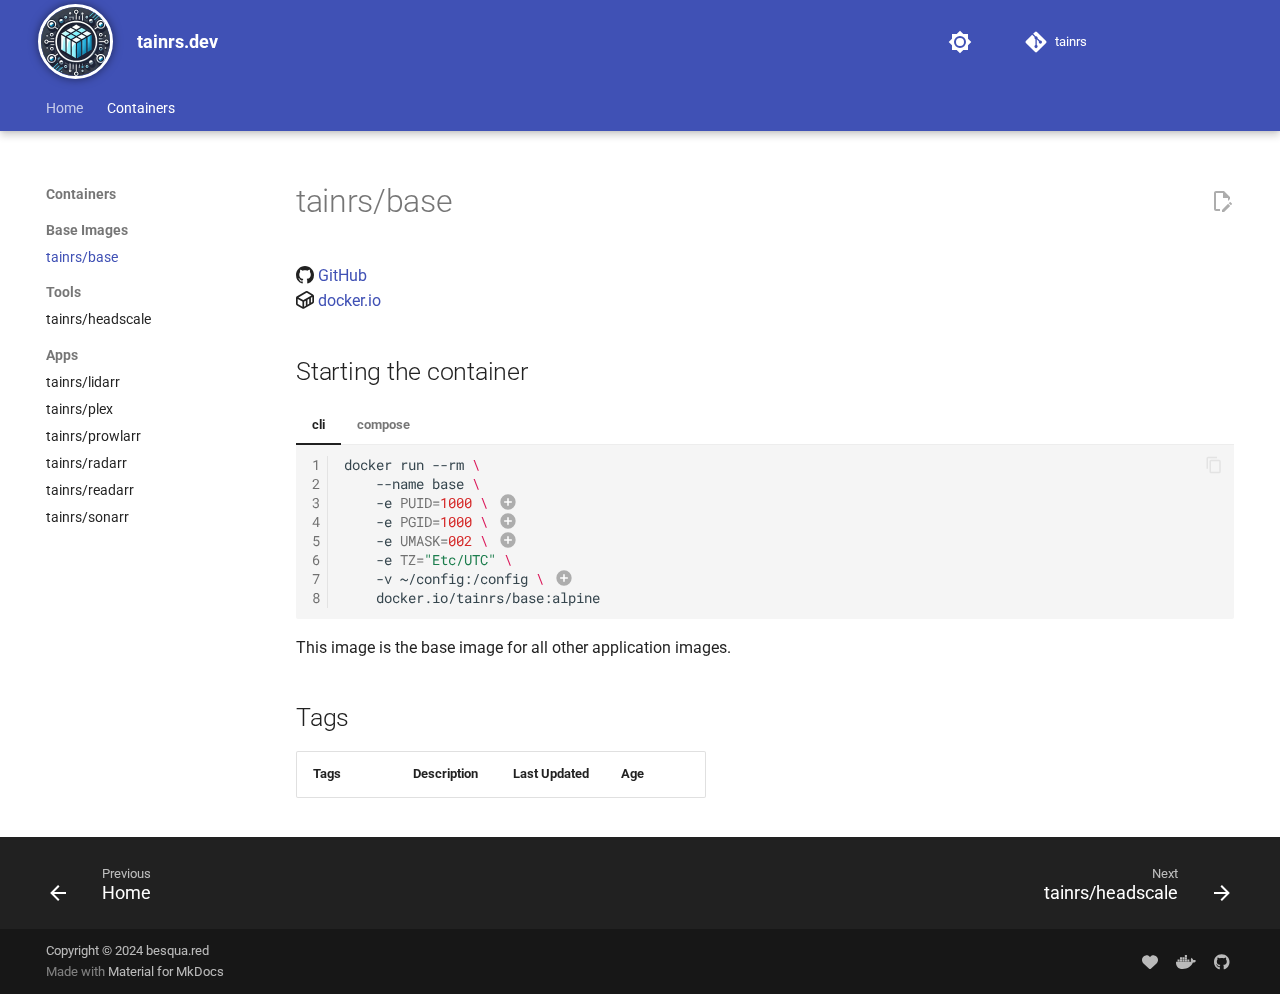
<file: tainrs/base/index.html>
<!doctype html>
<html lang="en" class="no-js">
  <head>
    
      <meta charset="utf-8">
      <meta name="viewport" content="width=device-width,initial-scale=1">
      
        <meta name="description" content="Documentation for all Docker images maintained by tainrs.">
      
      
        <meta name="author" content="B. van Wetten">
      
      
        <link rel="canonical" href="https://tainrs.dev/tainrs/base/">
      
      
        <link rel="prev" href="../..">
      
      
        <link rel="next" href="../headscale/">
      
      
      <link rel="icon" href="../../assets/images/favicon.png">
      <meta name="generator" content="mkdocs-1.6.0, mkdocs-material-9.5.27">
    
    
      
        <title>tainrs/base - tainrs.dev</title>
      
    
    
      <link rel="stylesheet" href="../../assets/stylesheets/main.6543a935.min.css">
      
        
        <link rel="stylesheet" href="../../assets/stylesheets/palette.06af60db.min.css">
      
      


    
    
      
    
    
      
        
        
        <link rel="preconnect" href="https://fonts.gstatic.com" crossorigin>
        <link rel="stylesheet" href="https://fonts.googleapis.com/css?family=Roboto:300,300i,400,400i,700,700i%7CRoboto+Mono:400,400i,700,700i&display=fallback">
        <style>:root{--md-text-font:"Roboto";--md-code-font:"Roboto Mono"}</style>
      
    
    
      <link rel="stylesheet" href="../../stylesheets/extra.css">
    
    <script>__md_scope=new URL("../..",location),__md_hash=e=>[...e].reduce((e,_)=>(e<<5)-e+_.charCodeAt(0),0),__md_get=(e,_=localStorage,t=__md_scope)=>JSON.parse(_.getItem(t.pathname+"."+e)),__md_set=(e,_,t=localStorage,a=__md_scope)=>{try{t.setItem(a.pathname+"."+e,JSON.stringify(_))}catch(e){}}</script>
    
      

    
    
    
  </head>
  
  
    
    
      
    
    
    
    
    <body dir="ltr" data-md-color-scheme="default" data-md-color-primary="indigo" data-md-color-accent="indigo">
  
    
    <input class="md-toggle" data-md-toggle="drawer" type="checkbox" id="__drawer" autocomplete="off">
    <input class="md-toggle" data-md-toggle="search" type="checkbox" id="__search" autocomplete="off">
    <label class="md-overlay" for="__drawer"></label>
    <div data-md-component="skip">
      
        
        <a href="#starting-the-container" class="md-skip">
          Skip to content
        </a>
      
    </div>
    <div data-md-component="announce">
      
    </div>
    
    
      

  

<header class="md-header md-header--shadow md-header--lifted" data-md-component="header">
  <nav class="md-header__inner md-grid" aria-label="Header">
    <a href="../.." title="tainrs.dev" class="md-header__button md-logo" aria-label="tainrs.dev" data-md-component="logo">
      
  <img src="../../img/tainrs-logo.png" alt="logo">

    </a>
    <label class="md-header__button md-icon" for="__drawer">
      
      <svg xmlns="http://www.w3.org/2000/svg" viewBox="0 0 24 24"><path d="M3 6h18v2H3V6m0 5h18v2H3v-2m0 5h18v2H3v-2Z"/></svg>
    </label>
    <div class="md-header__title" data-md-component="header-title">
      <div class="md-header__ellipsis">
        <div class="md-header__topic">
          <span class="md-ellipsis">
            tainrs.dev
          </span>
        </div>
        <div class="md-header__topic" data-md-component="header-topic">
          <span class="md-ellipsis">
            
              tainrs/base
            
          </span>
        </div>
      </div>
    </div>
    
      
        <form class="md-header__option" data-md-component="palette">
  
    
    
    
    <input class="md-option" data-md-color-media="" data-md-color-scheme="default" data-md-color-primary="indigo" data-md-color-accent="indigo"  aria-label="Switch to dark mode"  type="radio" name="__palette" id="__palette_0">
    
      <label class="md-header__button md-icon" title="Switch to dark mode" for="__palette_1" hidden>
        <svg xmlns="http://www.w3.org/2000/svg" viewBox="0 0 24 24"><path d="M12 8a4 4 0 0 0-4 4 4 4 0 0 0 4 4 4 4 0 0 0 4-4 4 4 0 0 0-4-4m0 10a6 6 0 0 1-6-6 6 6 0 0 1 6-6 6 6 0 0 1 6 6 6 6 0 0 1-6 6m8-9.31V4h-4.69L12 .69 8.69 4H4v4.69L.69 12 4 15.31V20h4.69L12 23.31 15.31 20H20v-4.69L23.31 12 20 8.69Z"/></svg>
      </label>
    
  
    
    
    
    <input class="md-option" data-md-color-media="" data-md-color-scheme="slate" data-md-color-primary="indigo" data-md-color-accent="indigo"  aria-label="Switch to light mode"  type="radio" name="__palette" id="__palette_1">
    
      <label class="md-header__button md-icon" title="Switch to light mode" for="__palette_0" hidden>
        <svg xmlns="http://www.w3.org/2000/svg" viewBox="0 0 24 24"><path d="M12 18c-.89 0-1.74-.2-2.5-.55C11.56 16.5 13 14.42 13 12c0-2.42-1.44-4.5-3.5-5.45C10.26 6.2 11.11 6 12 6a6 6 0 0 1 6 6 6 6 0 0 1-6 6m8-9.31V4h-4.69L12 .69 8.69 4H4v4.69L.69 12 4 15.31V20h4.69L12 23.31 15.31 20H20v-4.69L23.31 12 20 8.69Z"/></svg>
      </label>
    
  
</form>
      
    
    
      <script>var media,input,key,value,palette=__md_get("__palette");if(palette&&palette.color){"(prefers-color-scheme)"===palette.color.media&&(media=matchMedia("(prefers-color-scheme: light)"),input=document.querySelector(media.matches?"[data-md-color-media='(prefers-color-scheme: light)']":"[data-md-color-media='(prefers-color-scheme: dark)']"),palette.color.media=input.getAttribute("data-md-color-media"),palette.color.scheme=input.getAttribute("data-md-color-scheme"),palette.color.primary=input.getAttribute("data-md-color-primary"),palette.color.accent=input.getAttribute("data-md-color-accent"));for([key,value]of Object.entries(palette.color))document.body.setAttribute("data-md-color-"+key,value)}</script>
    
    
    
    
      <div class="md-header__source">
        <a href="https://github.com/tainrs/site" title="Go to repository" class="md-source" data-md-component="source">
  <div class="md-source__icon md-icon">
    
    <svg xmlns="http://www.w3.org/2000/svg" viewBox="0 0 448 512"><!--! Font Awesome Free 6.5.2 by @fontawesome - https://fontawesome.com License - https://fontawesome.com/license/free (Icons: CC BY 4.0, Fonts: SIL OFL 1.1, Code: MIT License) Copyright 2024 Fonticons, Inc.--><path d="M439.55 236.05 244 40.45a28.87 28.87 0 0 0-40.81 0l-40.66 40.63 51.52 51.52c27.06-9.14 52.68 16.77 43.39 43.68l49.66 49.66c34.23-11.8 61.18 31 35.47 56.69-26.49 26.49-70.21-2.87-56-37.34L240.22 199v121.85c25.3 12.54 22.26 41.85 9.08 55a34.34 34.34 0 0 1-48.55 0c-17.57-17.6-11.07-46.91 11.25-56v-123c-20.8-8.51-24.6-30.74-18.64-45L142.57 101 8.45 235.14a28.86 28.86 0 0 0 0 40.81l195.61 195.6a28.86 28.86 0 0 0 40.8 0l194.69-194.69a28.86 28.86 0 0 0 0-40.81z"/></svg>
  </div>
  <div class="md-source__repository">
    tainrs
  </div>
</a>
      </div>
    
  </nav>
  
    
      
<nav class="md-tabs" aria-label="Tabs" data-md-component="tabs">
  <div class="md-grid">
    <ul class="md-tabs__list">
      
        
  
  
  
    <li class="md-tabs__item">
      <a href="../.." class="md-tabs__link">
        
  
    
  
  Home

      </a>
    </li>
  

      
        
  
  
    
  
  
    
    
      
  
  
    
  
  
    
    
      <li class="md-tabs__item md-tabs__item--active">
        <a href="./" class="md-tabs__link">
          
  
  Containers

        </a>
      </li>
    
  

    
  

      
    </ul>
  </div>
</nav>
    
  
</header>
    
    <div class="md-container" data-md-component="container">
      
      
        
      
      <main class="md-main" data-md-component="main">
        <div class="md-main__inner md-grid">
          
            
              
                
              
              <div class="md-sidebar md-sidebar--primary" data-md-component="sidebar" data-md-type="navigation" >
                <div class="md-sidebar__scrollwrap">
                  <div class="md-sidebar__inner">
                    


  


<nav class="md-nav md-nav--primary md-nav--lifted" aria-label="Navigation" data-md-level="0">
  <label class="md-nav__title" for="__drawer">
    <a href="../.." title="tainrs.dev" class="md-nav__button md-logo" aria-label="tainrs.dev" data-md-component="logo">
      
  <img src="../../img/tainrs-logo.png" alt="logo">

    </a>
    tainrs.dev
  </label>
  
    <div class="md-nav__source">
      <a href="https://github.com/tainrs/site" title="Go to repository" class="md-source" data-md-component="source">
  <div class="md-source__icon md-icon">
    
    <svg xmlns="http://www.w3.org/2000/svg" viewBox="0 0 448 512"><!--! Font Awesome Free 6.5.2 by @fontawesome - https://fontawesome.com License - https://fontawesome.com/license/free (Icons: CC BY 4.0, Fonts: SIL OFL 1.1, Code: MIT License) Copyright 2024 Fonticons, Inc.--><path d="M439.55 236.05 244 40.45a28.87 28.87 0 0 0-40.81 0l-40.66 40.63 51.52 51.52c27.06-9.14 52.68 16.77 43.39 43.68l49.66 49.66c34.23-11.8 61.18 31 35.47 56.69-26.49 26.49-70.21-2.87-56-37.34L240.22 199v121.85c25.3 12.54 22.26 41.85 9.08 55a34.34 34.34 0 0 1-48.55 0c-17.57-17.6-11.07-46.91 11.25-56v-123c-20.8-8.51-24.6-30.74-18.64-45L142.57 101 8.45 235.14a28.86 28.86 0 0 0 0 40.81l195.61 195.6a28.86 28.86 0 0 0 40.8 0l194.69-194.69a28.86 28.86 0 0 0 0-40.81z"/></svg>
  </div>
  <div class="md-source__repository">
    tainrs
  </div>
</a>
    </div>
  
  <ul class="md-nav__list" data-md-scrollfix>
    
      
      
  
  
  
  
    <li class="md-nav__item">
      <a href="../.." class="md-nav__link">
        
  
  <span class="md-ellipsis">
    Home
  </span>
  

      </a>
    </li>
  

    
      
      
  
  
    
  
  
  
    
    
    
      
        
        
      
      
        
      
    
    
    <li class="md-nav__item md-nav__item--active md-nav__item--section md-nav__item--nested">
      
        
        
        <input class="md-nav__toggle md-toggle " type="checkbox" id="__nav_2" checked>
        
          
          <label class="md-nav__link" for="__nav_2" id="__nav_2_label" tabindex="">
            
  
  <span class="md-ellipsis">
    Containers
  </span>
  

            <span class="md-nav__icon md-icon"></span>
          </label>
        
        <nav class="md-nav" data-md-level="1" aria-labelledby="__nav_2_label" aria-expanded="true">
          <label class="md-nav__title" for="__nav_2">
            <span class="md-nav__icon md-icon"></span>
            Containers
          </label>
          <ul class="md-nav__list" data-md-scrollfix>
            
              
                
  
  
    
  
  
  
    
    
    
      
      
        
          
          
        
      
    
    
    <li class="md-nav__item md-nav__item--active md-nav__item--section md-nav__item--nested">
      
        
        
        <input class="md-nav__toggle md-toggle " type="checkbox" id="__nav_2_1" checked>
        
          
          <label class="md-nav__link" for="__nav_2_1" id="__nav_2_1_label" tabindex="">
            
  
  <span class="md-ellipsis">
    Base Images
  </span>
  

            <span class="md-nav__icon md-icon"></span>
          </label>
        
        <nav class="md-nav" data-md-level="2" aria-labelledby="__nav_2_1_label" aria-expanded="true">
          <label class="md-nav__title" for="__nav_2_1">
            <span class="md-nav__icon md-icon"></span>
            Base Images
          </label>
          <ul class="md-nav__list" data-md-scrollfix>
            
              
                
  
  
    
  
  
  
    <li class="md-nav__item md-nav__item--active">
      
      <input class="md-nav__toggle md-toggle" type="checkbox" id="__toc">
      
      
      
        <label class="md-nav__link md-nav__link--active" for="__toc">
          
  
  <span class="md-ellipsis">
    tainrs/base
  </span>
  

          <span class="md-nav__icon md-icon"></span>
        </label>
      
      <a href="./" class="md-nav__link md-nav__link--active">
        
  
  <span class="md-ellipsis">
    tainrs/base
  </span>
  

      </a>
      
        

<nav class="md-nav md-nav--secondary" aria-label="Table of contents">
  
  
  
  
    <label class="md-nav__title" for="__toc">
      <span class="md-nav__icon md-icon"></span>
      Table of contents
    </label>
    <ul class="md-nav__list" data-md-component="toc" data-md-scrollfix>
      
        <li class="md-nav__item">
  <a href="#starting-the-container" class="md-nav__link">
    <span class="md-ellipsis">
      Starting the container
    </span>
  </a>
  
</li>
      
        <li class="md-nav__item">
  <a href="#tags" class="md-nav__link">
    <span class="md-ellipsis">
      Tags
    </span>
  </a>
  
</li>
      
    </ul>
  
</nav>
      
    </li>
  

              
            
          </ul>
        </nav>
      
    </li>
  

              
            
              
                
  
  
  
  
    
    
    
      
      
        
          
          
        
      
    
    
    <li class="md-nav__item md-nav__item--section md-nav__item--nested">
      
        
        
        <input class="md-nav__toggle md-toggle " type="checkbox" id="__nav_2_2" >
        
          
          <label class="md-nav__link" for="__nav_2_2" id="__nav_2_2_label" tabindex="">
            
  
  <span class="md-ellipsis">
    Tools
  </span>
  

            <span class="md-nav__icon md-icon"></span>
          </label>
        
        <nav class="md-nav" data-md-level="2" aria-labelledby="__nav_2_2_label" aria-expanded="false">
          <label class="md-nav__title" for="__nav_2_2">
            <span class="md-nav__icon md-icon"></span>
            Tools
          </label>
          <ul class="md-nav__list" data-md-scrollfix>
            
              
                
  
  
  
  
    <li class="md-nav__item">
      <a href="../headscale/" class="md-nav__link">
        
  
  <span class="md-ellipsis">
    tainrs/headscale
  </span>
  

      </a>
    </li>
  

              
            
          </ul>
        </nav>
      
    </li>
  

              
            
              
                
  
  
  
  
    
    
    
      
      
        
          
          
        
      
    
    
    <li class="md-nav__item md-nav__item--section md-nav__item--nested">
      
        
        
        <input class="md-nav__toggle md-toggle " type="checkbox" id="__nav_2_3" >
        
          
          <label class="md-nav__link" for="__nav_2_3" id="__nav_2_3_label" tabindex="">
            
  
  <span class="md-ellipsis">
    Apps
  </span>
  

            <span class="md-nav__icon md-icon"></span>
          </label>
        
        <nav class="md-nav" data-md-level="2" aria-labelledby="__nav_2_3_label" aria-expanded="false">
          <label class="md-nav__title" for="__nav_2_3">
            <span class="md-nav__icon md-icon"></span>
            Apps
          </label>
          <ul class="md-nav__list" data-md-scrollfix>
            
              
                
  
  
  
  
    <li class="md-nav__item">
      <a href="../lidarr/" class="md-nav__link">
        
  
  <span class="md-ellipsis">
    tainrs/lidarr
  </span>
  

      </a>
    </li>
  

              
            
              
                
  
  
  
  
    <li class="md-nav__item">
      <a href="../plex/" class="md-nav__link">
        
  
  <span class="md-ellipsis">
    tainrs/plex
  </span>
  

      </a>
    </li>
  

              
            
              
                
  
  
  
  
    <li class="md-nav__item">
      <a href="../prowlarr/" class="md-nav__link">
        
  
  <span class="md-ellipsis">
    tainrs/prowlarr
  </span>
  

      </a>
    </li>
  

              
            
              
                
  
  
  
  
    <li class="md-nav__item">
      <a href="../radarr/" class="md-nav__link">
        
  
  <span class="md-ellipsis">
    tainrs/radarr
  </span>
  

      </a>
    </li>
  

              
            
              
                
  
  
  
  
    <li class="md-nav__item">
      <a href="../readarr/" class="md-nav__link">
        
  
  <span class="md-ellipsis">
    tainrs/readarr
  </span>
  

      </a>
    </li>
  

              
            
              
                
  
  
  
  
    <li class="md-nav__item">
      <a href="../sonarr/" class="md-nav__link">
        
  
  <span class="md-ellipsis">
    tainrs/sonarr
  </span>
  

      </a>
    </li>
  

              
            
          </ul>
        </nav>
      
    </li>
  

              
            
          </ul>
        </nav>
      
    </li>
  

    
  </ul>
</nav>
                  </div>
                </div>
              </div>
            
            
              
                
              
              <div class="md-sidebar md-sidebar--secondary" data-md-component="sidebar" data-md-type="toc" hidden>
                <div class="md-sidebar__scrollwrap">
                  <div class="md-sidebar__inner">
                    

<nav class="md-nav md-nav--secondary" aria-label="Table of contents">
  
  
  
  
    <label class="md-nav__title" for="__toc">
      <span class="md-nav__icon md-icon"></span>
      Table of contents
    </label>
    <ul class="md-nav__list" data-md-component="toc" data-md-scrollfix>
      
        <li class="md-nav__item">
  <a href="#starting-the-container" class="md-nav__link">
    <span class="md-ellipsis">
      Starting the container
    </span>
  </a>
  
</li>
      
        <li class="md-nav__item">
  <a href="#tags" class="md-nav__link">
    <span class="md-ellipsis">
      Tags
    </span>
  </a>
  
</li>
      
    </ul>
  
</nav>
                  </div>
                </div>
              </div>
            
          
          
            <div class="md-content" data-md-component="content">
              <article class="md-content__inner md-typeset">
                
                  

  
    <a href="https://github.com/tainrs/site/edit/main/docs/tainrs/base.md" title="Edit this page" class="md-content__button md-icon">
      
      <svg xmlns="http://www.w3.org/2000/svg" viewBox="0 0 24 24"><path d="M10 20H6V4h7v5h5v3.1l2-2V8l-6-6H6c-1.1 0-2 .9-2 2v16c0 1.1.9 2 2 2h4v-2m10.2-7c.1 0 .3.1.4.2l1.3 1.3c.2.2.2.6 0 .8l-1 1-2.1-2.1 1-1c.1-.1.2-.2.4-.2m0 3.9L14.1 23H12v-2.1l6.1-6.1 2.1 2.1Z"/></svg>
    </a>
  
  


  <h1>tainrs/base</h1>

<p><span class="twemoji"><svg xmlns="http://www.w3.org/2000/svg" viewBox="0 0 16 16"><path d="M8 0c4.42 0 8 3.58 8 8a8.013 8.013 0 0 1-5.45 7.59c-.4.08-.55-.17-.55-.38 0-.27.01-1.13.01-2.2 0-.75-.25-1.23-.54-1.48 1.78-.2 3.65-.88 3.65-3.95 0-.88-.31-1.59-.82-2.15.08-.2.36-1.02-.08-2.12 0 0-.67-.22-2.2.82-.64-.18-1.32-.27-2-.27-.68 0-1.36.09-2 .27-1.53-1.03-2.2-.82-2.2-.82-.44 1.1-.16 1.92-.08 2.12-.51.56-.82 1.28-.82 2.15 0 3.06 1.86 3.75 3.64 3.95-.23.2-.44.55-.51 1.07-.46.21-1.61.55-2.33-.66-.15-.24-.6-.83-1.23-.82-.67.01-.27.38.01.53.34.19.73.9.82 1.13.16.45.68 1.31 2.69.94 0 .67.01 1.3.01 1.49 0 .21-.15.45-.55.38A7.995 7.995 0 0 1 0 8c0-4.42 3.58-8 8-8Z"/></svg></span> <a id=github-link href="" class="header-icons" target="_blank" rel="noopener">GitHub</a><br>
<span class="twemoji"><svg xmlns="http://www.w3.org/2000/svg" viewBox="0 0 16 16"><path d="m10.41.24 4.711 2.774c.544.316.878.897.879 1.526v5.01a1.77 1.77 0 0 1-.88 1.53l-7.753 4.521-.002.001a1.769 1.769 0 0 1-1.774 0H5.59L.873 12.85A1.761 1.761 0 0 1 0 11.327V6.292c0-.304.078-.598.22-.855l.004-.005.01-.019c.15-.262.369-.486.64-.643L8.641.239a1.752 1.752 0 0 1 1.765 0l.002.001ZM9.397 1.534l-7.17 4.182 4.116 2.388a.27.27 0 0 0 .269 0l7.152-4.148-4.115-2.422a.252.252 0 0 0-.252 0Zm-7.768 10.02 4.1 2.393V9.474a1.807 1.807 0 0 1-.138-.072L1.5 7.029v4.298c0 .095.05.181.129.227Zm8.6.642 1.521-.887v-4.45l-1.521.882ZM7.365 9.402h.001c-.044.026-.09.049-.136.071v4.472l1.5-.875V8.61Zm5.885 1.032 1.115-.65h.002a.267.267 0 0 0 .133-.232V5.264l-1.25.725Z"/></svg></span> <a id=dockerio-link href="" class="header-icons" target="_blank" rel="noopener">docker.io</a></p>
<div id="project-links"></div>

<h2 id="starting-the-container">Starting the container</h2>
<div class="tabbed-set tabbed-alternate" data-tabs="1:2"><input checked="checked" id="__tabbed_1_1" name="__tabbed_1" type="radio" /><input id="__tabbed_1_2" name="__tabbed_1" type="radio" /><div class="tabbed-labels"><label for="__tabbed_1_1">cli</label><label for="__tabbed_1_2">compose</label></div>
<div class="tabbed-content">
<div class="tabbed-block">
<div class="language-shell highlight"><table class="highlighttable"><tr><td class="linenos"><div class="linenodiv"><pre><span></span><span class="normal"><a href="#__codelineno-0-1">1</a></span>
<span class="normal"><a href="#__codelineno-0-2">2</a></span>
<span class="normal"><a href="#__codelineno-0-3">3</a></span>
<span class="normal"><a href="#__codelineno-0-4">4</a></span>
<span class="normal"><a href="#__codelineno-0-5">5</a></span>
<span class="normal"><a href="#__codelineno-0-6">6</a></span>
<span class="normal"><a href="#__codelineno-0-7">7</a></span>
<span class="normal"><a href="#__codelineno-0-8">8</a></span></pre></div></td><td class="code"><div><pre><span></span><code><span id="__span-0-1"><a id="__codelineno-0-1" name="__codelineno-0-1"></a>docker<span class="w"> </span>run<span class="w"> </span>--rm<span class="w"> </span><span class="se">\</span>
</span><span id="__span-0-2"><a id="__codelineno-0-2" name="__codelineno-0-2"></a><span class="w">    </span>--name<span class="w"> </span>base<span class="w"> </span><span class="se">\</span>
</span><span id="__span-0-3"><a id="__codelineno-0-3" name="__codelineno-0-3"></a><span class="w">    </span>-e<span class="w"> </span><span class="nv">PUID</span><span class="o">=</span><span class="m">1000</span><span class="w"> </span><span class="se">\ </span><span class="c1">#(1)!</span>
</span><span id="__span-0-4"><a id="__codelineno-0-4" name="__codelineno-0-4"></a><span class="w">    </span>-e<span class="w"> </span><span class="nv">PGID</span><span class="o">=</span><span class="m">1000</span><span class="w"> </span><span class="se">\ </span><span class="c1">#(2)!</span>
</span><span id="__span-0-5"><a id="__codelineno-0-5" name="__codelineno-0-5"></a><span class="w">    </span>-e<span class="w"> </span><span class="nv">UMASK</span><span class="o">=</span><span class="m">002</span><span class="w"> </span><span class="se">\ </span><span class="c1">#(3)!</span>
</span><span id="__span-0-6"><a id="__codelineno-0-6" name="__codelineno-0-6"></a><span class="w">    </span>-e<span class="w"> </span><span class="nv">TZ</span><span class="o">=</span><span class="s2">&quot;Etc/UTC&quot;</span><span class="w"> </span><span class="se">\</span>
</span><span id="__span-0-7"><a id="__codelineno-0-7" name="__codelineno-0-7"></a><span class="w">    </span>-v<span class="w"> </span>~/config:/config<span class="w"> </span><span class="se">\ </span><span class="c1">#(4)!</span>
</span><span id="__span-0-8"><a id="__codelineno-0-8" name="__codelineno-0-8"></a><span class="w">    </span>docker.io/tainrs/base:alpine
</span></code></pre></div></td></tr></table></div>
<ol>
<li>
<p>Set the <code>PUID</code> variable to the local user that has read &amp; write permissions for the <code>config</code> folder. (e.g. <code>PUID=1000</code> or <code>PUID=$(id -u)</code> for the current user id)</p>
</li>
<li>
<p>Set the <code>GUID</code> variable to the local group that has read &amp; write permissions for the <code>config</code> folder. (e.g. <code>GUID=1000</code> or <code>GUID=$(id -g)</code> for the current group id)</p>
</li>
<li>
<p>UMASK 002 is the default for most applications. This corresponds to 775 or rwxrwxr-x permissions.</p>
</li>
<li>
<p>Set the path to your config folder as needed. Here it's set to the <code>config</code> subfolder in the current directory. <br/><br/><strong>Hint</strong>: you can use the current workdir as wel. e.g. <code>-v $(pwd)/config:/config</code></p>
</li>
</ol>
</div>
<div class="tabbed-block">
<div class="language-yaml highlight"><table class="highlighttable"><tr><td class="linenos"><div class="linenodiv"><pre><span></span><span class="normal"><a href="#__codelineno-1-1"> 1</a></span>
<span class="normal"><a href="#__codelineno-1-2"> 2</a></span>
<span class="normal"><a href="#__codelineno-1-3"> 3</a></span>
<span class="normal"><a href="#__codelineno-1-4"> 4</a></span>
<span class="normal"><a href="#__codelineno-1-5"> 5</a></span>
<span class="normal"><a href="#__codelineno-1-6"> 6</a></span>
<span class="normal"><a href="#__codelineno-1-7"> 7</a></span>
<span class="normal"><a href="#__codelineno-1-8"> 8</a></span>
<span class="normal"><a href="#__codelineno-1-9"> 9</a></span>
<span class="normal"><a href="#__codelineno-1-10">10</a></span>
<span class="normal"><a href="#__codelineno-1-11">11</a></span></pre></div></td><td class="code"><div><pre><span></span><code><span id="__span-1-1"><a id="__codelineno-1-1" name="__codelineno-1-1"></a><span class="nt">services</span><span class="p">:</span>
</span><span id="__span-1-2"><a id="__codelineno-1-2" name="__codelineno-1-2"></a><span class="w">  </span><span class="nt">base</span><span class="p">:</span>
</span><span id="__span-1-3"><a id="__codelineno-1-3" name="__codelineno-1-3"></a><span class="w">    </span><span class="nt">container_name</span><span class="p">:</span><span class="w"> </span><span class="l l-Scalar l-Scalar-Plain">base</span>
</span><span id="__span-1-4"><a id="__codelineno-1-4" name="__codelineno-1-4"></a><span class="w">    </span><span class="nt">image</span><span class="p">:</span><span class="w"> </span><span class="l l-Scalar l-Scalar-Plain">docker.io/tainrs/base:alpine</span>
</span><span id="__span-1-5"><a id="__codelineno-1-5" name="__codelineno-1-5"></a><span class="w">    </span><span class="nt">environment</span><span class="p">:</span>
</span><span id="__span-1-6"><a id="__codelineno-1-6" name="__codelineno-1-6"></a><span class="w">      </span><span class="p p-Indicator">-</span><span class="w"> </span><span class="l l-Scalar l-Scalar-Plain">PUID=1000</span><span class="w"> </span><span class="c1">#(1)!</span>
</span><span id="__span-1-7"><a id="__codelineno-1-7" name="__codelineno-1-7"></a><span class="w">      </span><span class="p p-Indicator">-</span><span class="w"> </span><span class="l l-Scalar l-Scalar-Plain">PGID=1000</span><span class="w"> </span><span class="c1">#(2)!</span>
</span><span id="__span-1-8"><a id="__codelineno-1-8" name="__codelineno-1-8"></a><span class="w">      </span><span class="p p-Indicator">-</span><span class="w"> </span><span class="l l-Scalar l-Scalar-Plain">UMASK=002</span><span class="w"> </span><span class="c1">#(3)!</span>
</span><span id="__span-1-9"><a id="__codelineno-1-9" name="__codelineno-1-9"></a><span class="w">      </span><span class="p p-Indicator">-</span><span class="w"> </span><span class="l l-Scalar l-Scalar-Plain">TZ=Etc/UTC</span>
</span><span id="__span-1-10"><a id="__codelineno-1-10" name="__codelineno-1-10"></a><span class="w">    </span><span class="nt">volumes</span><span class="p">:</span>
</span><span id="__span-1-11"><a id="__codelineno-1-11" name="__codelineno-1-11"></a><span class="w">      </span><span class="p p-Indicator">-</span><span class="w"> </span><span class="l l-Scalar l-Scalar-Plain">~/config:/config</span>
</span></code></pre></div></td></tr></table></div>
<ol>
<li>
<p>Set the <code>PUID</code> variable to the local user that has read &amp; write permissions for the <code>config</code> folder. (e.g. <code>PUID=1000</code> or <code>PUID=$(id -u)</code> for the current user id)</p>
</li>
<li>
<p>Set the <code>GUID</code> variable to the local group that has read &amp; write permissions for the <code>config</code> folder. (e.g. <code>GUID=1000</code> or <code>GUID=$(id -g)</code> for the current group id)</p>
</li>
<li>
<p>UMASK 002 is the default for most applications. This corresponds to 775 or rwxrwxr-x permissions.</p>
</li>
<li>
<p>Set the path to your config folder as needed. Here it's set to the <code>config</code> subfolder in the current directory. <br/><br/><strong>Hint</strong>: you can use the current workdir as wel. e.g. <code>-v $(pwd)/config:/config</code></p>
</li>
</ol>
</div>
</div>
</div>
<p>This image is the base image for all other application images.</p>
<h2 id="tags">Tags</h2>
<table id= "tags-table">
  <thead>
    <th style="white-space:nowrap;">Tags</th>
    <th style="white-space:nowrap;">Description</th>
    <th style="white-space:nowrap;">Last Updated</th>
    <th style="white-space:nowrap;">Age</th>
  </thead>
  <tbody>
  </tbody>
</table>







  
  




  



                
              </article>
            </div>
          
          
<script>var target=document.getElementById(location.hash.slice(1));target&&target.name&&(target.checked=target.name.startsWith("__tabbed_"))</script>
        </div>
        
          <button type="button" class="md-top md-icon" data-md-component="top" hidden>
  
  <svg xmlns="http://www.w3.org/2000/svg" viewBox="0 0 24 24"><path d="M13 20h-2V8l-5.5 5.5-1.42-1.42L12 4.16l7.92 7.92-1.42 1.42L13 8v12Z"/></svg>
  Back to top
</button>
        
      </main>
      
        <footer class="md-footer">
  
    
      
        
      
      <nav class="md-footer__inner md-grid" aria-label="Footer" >
        
          
          <a href="../.." class="md-footer__link md-footer__link--prev" aria-label="Previous: Home">
            <div class="md-footer__button md-icon">
              
              <svg xmlns="http://www.w3.org/2000/svg" viewBox="0 0 24 24"><path d="M20 11v2H8l5.5 5.5-1.42 1.42L4.16 12l7.92-7.92L13.5 5.5 8 11h12Z"/></svg>
            </div>
            <div class="md-footer__title">
              <span class="md-footer__direction">
                Previous
              </span>
              <div class="md-ellipsis">
                Home
              </div>
            </div>
          </a>
        
        
          
          <a href="../headscale/" class="md-footer__link md-footer__link--next" aria-label="Next: tainrs/headscale">
            <div class="md-footer__title">
              <span class="md-footer__direction">
                Next
              </span>
              <div class="md-ellipsis">
                tainrs/headscale
              </div>
            </div>
            <div class="md-footer__button md-icon">
              
              <svg xmlns="http://www.w3.org/2000/svg" viewBox="0 0 24 24"><path d="M4 11v2h12l-5.5 5.5 1.42 1.42L19.84 12l-7.92-7.92L10.5 5.5 16 11H4Z"/></svg>
            </div>
          </a>
        
      </nav>
    
  
  <div class="md-footer-meta md-typeset">
    <div class="md-footer-meta__inner md-grid">
      <div class="md-copyright">
  
    <div class="md-copyright__highlight">
      Copyright &copy; 2024 besqua.red<br/>
    </div>
  
  
    Made with
    <a href="https://squidfunk.github.io/mkdocs-material/" target="_blank" rel="noopener">
      Material for MkDocs
    </a>
  
</div>
      
        <div class="md-social">
  
    
    
    
    
    <a href="https://tainrs.dev/donate" target="_blank" rel="noopener" title="Donate" class="md-social__link">
      <svg xmlns="http://www.w3.org/2000/svg" viewBox="0 0 512 512"><!--! Font Awesome Free 6.5.2 by @fontawesome - https://fontawesome.com License - https://fontawesome.com/license/free (Icons: CC BY 4.0, Fonts: SIL OFL 1.1, Code: MIT License) Copyright 2024 Fonticons, Inc.--><path d="m47.6 300.4 180.7 168.7c7.5 7 17.4 10.9 27.7 10.9s20.2-3.9 27.7-10.9l180.7-168.7c30.4-28.3 47.6-68 47.6-109.5v-5.8c0-69.9-50.5-129.5-119.4-141-45.6-7.6-92 7.3-124.6 39.9l-12 12-12-12c-32.6-32.6-79-47.5-124.6-39.9C50.5 55.6 0 115.2 0 185.1v5.8c0 41.5 17.2 81.2 47.6 109.5z"/></svg>
    </a>
  
    
    
    
    
    <a href="https://tainrs.dev/dockerhub" target="_blank" rel="noopener" title="Docker" class="md-social__link">
      <svg xmlns="http://www.w3.org/2000/svg" viewBox="0 0 640 512"><!--! Font Awesome Free 6.5.2 by @fontawesome - https://fontawesome.com License - https://fontawesome.com/license/free (Icons: CC BY 4.0, Fonts: SIL OFL 1.1, Code: MIT License) Copyright 2024 Fonticons, Inc.--><path d="M349.9 236.3h-66.1v-59.4h66.1v59.4zm0-204.3h-66.1v60.7h66.1V32zm78.2 144.8H362v59.4h66.1v-59.4zm-156.3-72.1h-66.1v60.1h66.1v-60.1zm78.1 0h-66.1v60.1h66.1v-60.1zm276.8 100c-14.4-9.7-47.6-13.2-73.1-8.4-3.3-24-16.7-44.9-41.1-63.7l-14-9.3-9.3 14c-18.4 27.8-23.4 73.6-3.7 103.8-8.7 4.7-25.8 11.1-48.4 10.7H2.4c-8.7 50.8 5.8 116.8 44 162.1 37.1 43.9 92.7 66.2 165.4 66.2 157.4 0 273.9-72.5 328.4-204.2 21.4.4 67.6.1 91.3-45.2 1.5-2.5 6.6-13.2 8.5-17.1l-13.3-8.9zm-511.1-27.9h-66v59.4h66.1v-59.4zm78.1 0h-66.1v59.4h66.1v-59.4zm78.1 0h-66.1v59.4h66.1v-59.4zm-78.1-72.1h-66.1v60.1h66.1v-60.1z"/></svg>
    </a>
  
    
    
    
    
    <a href="https://tainrs.dev/github" target="_blank" rel="noopener" title="GitHub" class="md-social__link">
      <svg xmlns="http://www.w3.org/2000/svg" viewBox="0 0 496 512"><!--! Font Awesome Free 6.5.2 by @fontawesome - https://fontawesome.com License - https://fontawesome.com/license/free (Icons: CC BY 4.0, Fonts: SIL OFL 1.1, Code: MIT License) Copyright 2024 Fonticons, Inc.--><path d="M165.9 397.4c0 2-2.3 3.6-5.2 3.6-3.3.3-5.6-1.3-5.6-3.6 0-2 2.3-3.6 5.2-3.6 3-.3 5.6 1.3 5.6 3.6zm-31.1-4.5c-.7 2 1.3 4.3 4.3 4.9 2.6 1 5.6 0 6.2-2s-1.3-4.3-4.3-5.2c-2.6-.7-5.5.3-6.2 2.3zm44.2-1.7c-2.9.7-4.9 2.6-4.6 4.9.3 2 2.9 3.3 5.9 2.6 2.9-.7 4.9-2.6 4.6-4.6-.3-1.9-3-3.2-5.9-2.9zM244.8 8C106.1 8 0 113.3 0 252c0 110.9 69.8 205.8 169.5 239.2 12.8 2.3 17.3-5.6 17.3-12.1 0-6.2-.3-40.4-.3-61.4 0 0-70 15-84.7-29.8 0 0-11.4-29.1-27.8-36.6 0 0-22.9-15.7 1.6-15.4 0 0 24.9 2 38.6 25.8 21.9 38.6 58.6 27.5 72.9 20.9 2.3-16 8.8-27.1 16-33.7-55.9-6.2-112.3-14.3-112.3-110.5 0-27.5 7.6-41.3 23.6-58.9-2.6-6.5-11.1-33.3 2.6-67.9 20.9-6.5 69 27 69 27 20-5.6 41.5-8.5 62.8-8.5s42.8 2.9 62.8 8.5c0 0 48.1-33.6 69-27 13.7 34.7 5.2 61.4 2.6 67.9 16 17.7 25.8 31.5 25.8 58.9 0 96.5-58.9 104.2-114.8 110.5 9.2 7.9 17 22.9 17 46.4 0 33.7-.3 75.4-.3 83.6 0 6.5 4.6 14.4 17.3 12.1C428.2 457.8 496 362.9 496 252 496 113.3 383.5 8 244.8 8zM97.2 352.9c-1.3 1-1 3.3.7 5.2 1.6 1.6 3.9 2.3 5.2 1 1.3-1 1-3.3-.7-5.2-1.6-1.6-3.9-2.3-5.2-1zm-10.8-8.1c-.7 1.3.3 2.9 2.3 3.9 1.6 1 3.6.7 4.3-.7.7-1.3-.3-2.9-2.3-3.9-2-.6-3.6-.3-4.3.7zm32.4 35.6c-1.6 1.3-1 4.3 1.3 6.2 2.3 2.3 5.2 2.6 6.5 1 1.3-1.3.7-4.3-1.3-6.2-2.2-2.3-5.2-2.6-6.5-1zm-11.4-14.7c-1.6 1-1.6 3.6 0 5.9 1.6 2.3 4.3 3.3 5.6 2.3 1.6-1.3 1.6-3.9 0-6.2-1.4-2.3-4-3.3-5.6-2z"/></svg>
    </a>
  
</div>
      
    </div>
  </div>
</footer>
      
    </div>
    <div class="md-dialog" data-md-component="dialog">
      <div class="md-dialog__inner md-typeset"></div>
    </div>
    
    
    <script id="__config" type="application/json">{"base": "../..", "features": ["content.action.edit", "navigation.tabs", "navigation.tabs.sticky", "navigation.sections", "navigation.top", "navigation.footer", "content.code.copy", "content.code.select", "content.code.annotate"], "search": "../../assets/javascripts/workers/search.b8dbb3d2.min.js", "translations": {"clipboard.copied": "Copied to clipboard", "clipboard.copy": "Copy to clipboard", "search.result.more.one": "1 more on this page", "search.result.more.other": "# more on this page", "search.result.none": "No matching documents", "search.result.one": "1 matching document", "search.result.other": "# matching documents", "search.result.placeholder": "Type to start searching", "search.result.term.missing": "Missing", "select.version": "Select version"}}</script>
    
    
      <script src="../../assets/javascripts/bundle.ad660dcc.min.js"></script>
      
        <script src="https://ajax.googleapis.com/ajax/libs/jquery/3.5.1/jquery.min.js"></script>
      
        <script src="../../javascripts/loadJSON.js"></script>
      
    
  </body>
</html>
</file>
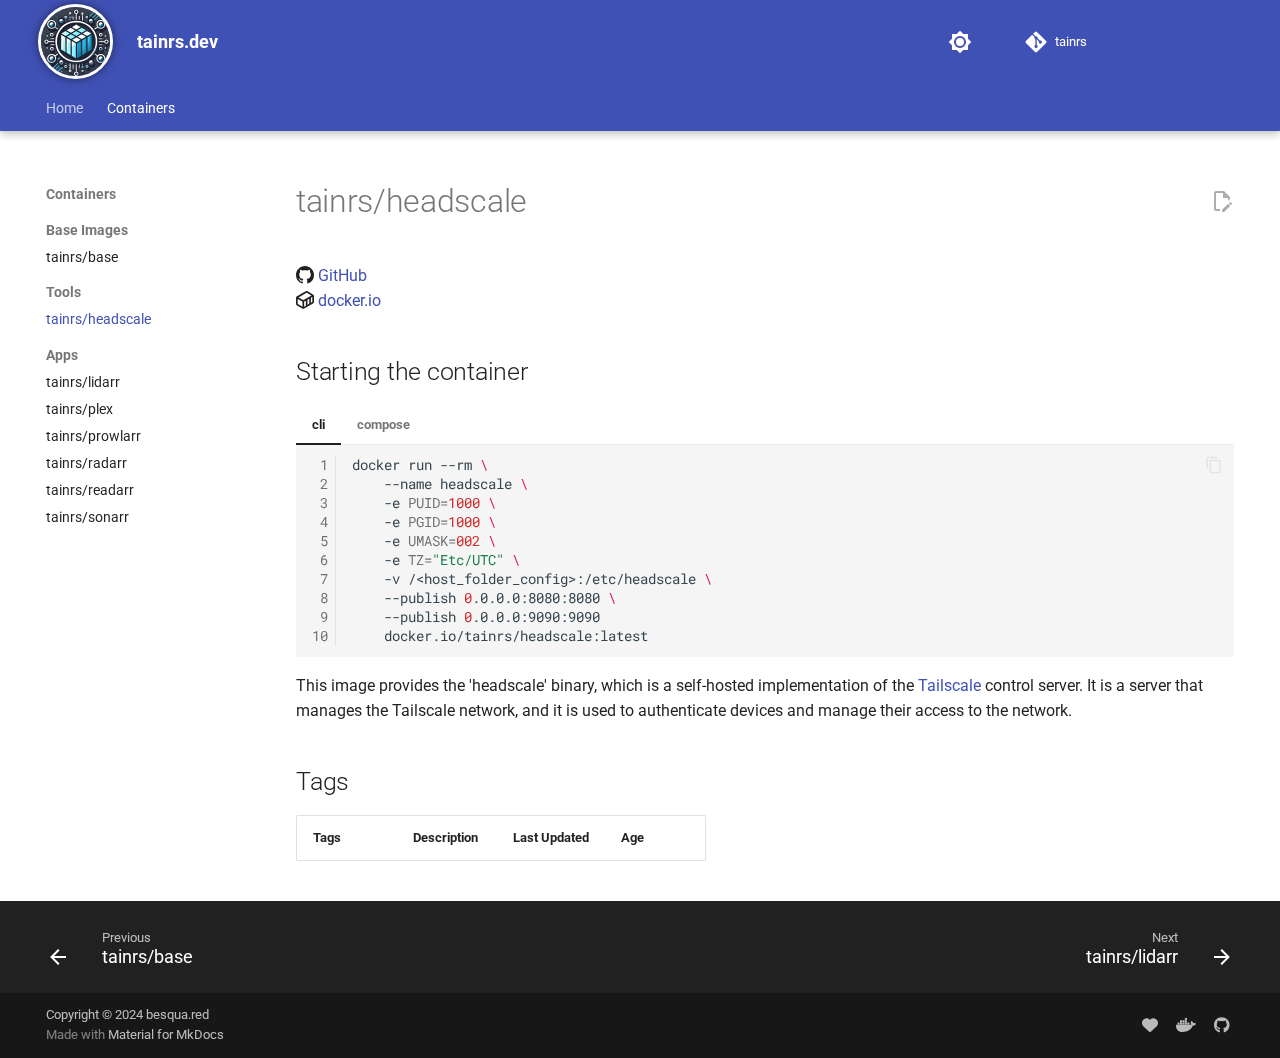
<file: tainrs/headscale/index.html>
<!doctype html>
<html lang="en" class="no-js">
  <head>
    
      <meta charset="utf-8">
      <meta name="viewport" content="width=device-width,initial-scale=1">
      
        <meta name="description" content="Documentation for all Docker images maintained by tainrs.">
      
      
        <meta name="author" content="B. van Wetten">
      
      
        <link rel="canonical" href="https://tainrs.dev/tainrs/headscale/">
      
      
        <link rel="prev" href="../base/">
      
      
        <link rel="next" href="../lidarr/">
      
      
      <link rel="icon" href="../../assets/images/favicon.png">
      <meta name="generator" content="mkdocs-1.6.0, mkdocs-material-9.5.27">
    
    
      
        <title>tainrs/headscale - tainrs.dev</title>
      
    
    
      <link rel="stylesheet" href="../../assets/stylesheets/main.6543a935.min.css">
      
        
        <link rel="stylesheet" href="../../assets/stylesheets/palette.06af60db.min.css">
      
      


    
    
      
    
    
      
        
        
        <link rel="preconnect" href="https://fonts.gstatic.com" crossorigin>
        <link rel="stylesheet" href="https://fonts.googleapis.com/css?family=Roboto:300,300i,400,400i,700,700i%7CRoboto+Mono:400,400i,700,700i&display=fallback">
        <style>:root{--md-text-font:"Roboto";--md-code-font:"Roboto Mono"}</style>
      
    
    
      <link rel="stylesheet" href="../../stylesheets/extra.css">
    
    <script>__md_scope=new URL("../..",location),__md_hash=e=>[...e].reduce((e,_)=>(e<<5)-e+_.charCodeAt(0),0),__md_get=(e,_=localStorage,t=__md_scope)=>JSON.parse(_.getItem(t.pathname+"."+e)),__md_set=(e,_,t=localStorage,a=__md_scope)=>{try{t.setItem(a.pathname+"."+e,JSON.stringify(_))}catch(e){}}</script>
    
      

    
    
    
  </head>
  
  
    
    
      
    
    
    
    
    <body dir="ltr" data-md-color-scheme="default" data-md-color-primary="indigo" data-md-color-accent="indigo">
  
    
    <input class="md-toggle" data-md-toggle="drawer" type="checkbox" id="__drawer" autocomplete="off">
    <input class="md-toggle" data-md-toggle="search" type="checkbox" id="__search" autocomplete="off">
    <label class="md-overlay" for="__drawer"></label>
    <div data-md-component="skip">
      
        
        <a href="#starting-the-container" class="md-skip">
          Skip to content
        </a>
      
    </div>
    <div data-md-component="announce">
      
    </div>
    
    
      

  

<header class="md-header md-header--shadow md-header--lifted" data-md-component="header">
  <nav class="md-header__inner md-grid" aria-label="Header">
    <a href="../.." title="tainrs.dev" class="md-header__button md-logo" aria-label="tainrs.dev" data-md-component="logo">
      
  <img src="../../img/tainrs-logo.png" alt="logo">

    </a>
    <label class="md-header__button md-icon" for="__drawer">
      
      <svg xmlns="http://www.w3.org/2000/svg" viewBox="0 0 24 24"><path d="M3 6h18v2H3V6m0 5h18v2H3v-2m0 5h18v2H3v-2Z"/></svg>
    </label>
    <div class="md-header__title" data-md-component="header-title">
      <div class="md-header__ellipsis">
        <div class="md-header__topic">
          <span class="md-ellipsis">
            tainrs.dev
          </span>
        </div>
        <div class="md-header__topic" data-md-component="header-topic">
          <span class="md-ellipsis">
            
              tainrs/headscale
            
          </span>
        </div>
      </div>
    </div>
    
      
        <form class="md-header__option" data-md-component="palette">
  
    
    
    
    <input class="md-option" data-md-color-media="" data-md-color-scheme="default" data-md-color-primary="indigo" data-md-color-accent="indigo"  aria-label="Switch to dark mode"  type="radio" name="__palette" id="__palette_0">
    
      <label class="md-header__button md-icon" title="Switch to dark mode" for="__palette_1" hidden>
        <svg xmlns="http://www.w3.org/2000/svg" viewBox="0 0 24 24"><path d="M12 8a4 4 0 0 0-4 4 4 4 0 0 0 4 4 4 4 0 0 0 4-4 4 4 0 0 0-4-4m0 10a6 6 0 0 1-6-6 6 6 0 0 1 6-6 6 6 0 0 1 6 6 6 6 0 0 1-6 6m8-9.31V4h-4.69L12 .69 8.69 4H4v4.69L.69 12 4 15.31V20h4.69L12 23.31 15.31 20H20v-4.69L23.31 12 20 8.69Z"/></svg>
      </label>
    
  
    
    
    
    <input class="md-option" data-md-color-media="" data-md-color-scheme="slate" data-md-color-primary="indigo" data-md-color-accent="indigo"  aria-label="Switch to light mode"  type="radio" name="__palette" id="__palette_1">
    
      <label class="md-header__button md-icon" title="Switch to light mode" for="__palette_0" hidden>
        <svg xmlns="http://www.w3.org/2000/svg" viewBox="0 0 24 24"><path d="M12 18c-.89 0-1.74-.2-2.5-.55C11.56 16.5 13 14.42 13 12c0-2.42-1.44-4.5-3.5-5.45C10.26 6.2 11.11 6 12 6a6 6 0 0 1 6 6 6 6 0 0 1-6 6m8-9.31V4h-4.69L12 .69 8.69 4H4v4.69L.69 12 4 15.31V20h4.69L12 23.31 15.31 20H20v-4.69L23.31 12 20 8.69Z"/></svg>
      </label>
    
  
</form>
      
    
    
      <script>var media,input,key,value,palette=__md_get("__palette");if(palette&&palette.color){"(prefers-color-scheme)"===palette.color.media&&(media=matchMedia("(prefers-color-scheme: light)"),input=document.querySelector(media.matches?"[data-md-color-media='(prefers-color-scheme: light)']":"[data-md-color-media='(prefers-color-scheme: dark)']"),palette.color.media=input.getAttribute("data-md-color-media"),palette.color.scheme=input.getAttribute("data-md-color-scheme"),palette.color.primary=input.getAttribute("data-md-color-primary"),palette.color.accent=input.getAttribute("data-md-color-accent"));for([key,value]of Object.entries(palette.color))document.body.setAttribute("data-md-color-"+key,value)}</script>
    
    
    
    
      <div class="md-header__source">
        <a href="https://github.com/tainrs/site" title="Go to repository" class="md-source" data-md-component="source">
  <div class="md-source__icon md-icon">
    
    <svg xmlns="http://www.w3.org/2000/svg" viewBox="0 0 448 512"><!--! Font Awesome Free 6.5.2 by @fontawesome - https://fontawesome.com License - https://fontawesome.com/license/free (Icons: CC BY 4.0, Fonts: SIL OFL 1.1, Code: MIT License) Copyright 2024 Fonticons, Inc.--><path d="M439.55 236.05 244 40.45a28.87 28.87 0 0 0-40.81 0l-40.66 40.63 51.52 51.52c27.06-9.14 52.68 16.77 43.39 43.68l49.66 49.66c34.23-11.8 61.18 31 35.47 56.69-26.49 26.49-70.21-2.87-56-37.34L240.22 199v121.85c25.3 12.54 22.26 41.85 9.08 55a34.34 34.34 0 0 1-48.55 0c-17.57-17.6-11.07-46.91 11.25-56v-123c-20.8-8.51-24.6-30.74-18.64-45L142.57 101 8.45 235.14a28.86 28.86 0 0 0 0 40.81l195.61 195.6a28.86 28.86 0 0 0 40.8 0l194.69-194.69a28.86 28.86 0 0 0 0-40.81z"/></svg>
  </div>
  <div class="md-source__repository">
    tainrs
  </div>
</a>
      </div>
    
  </nav>
  
    
      
<nav class="md-tabs" aria-label="Tabs" data-md-component="tabs">
  <div class="md-grid">
    <ul class="md-tabs__list">
      
        
  
  
  
    <li class="md-tabs__item">
      <a href="../.." class="md-tabs__link">
        
  
    
  
  Home

      </a>
    </li>
  

      
        
  
  
    
  
  
    
    
      
  
  
    
  
  
    
    
      <li class="md-tabs__item md-tabs__item--active">
        <a href="../base/" class="md-tabs__link">
          
  
  Containers

        </a>
      </li>
    
  

    
  

      
    </ul>
  </div>
</nav>
    
  
</header>
    
    <div class="md-container" data-md-component="container">
      
      
        
      
      <main class="md-main" data-md-component="main">
        <div class="md-main__inner md-grid">
          
            
              
                
              
              <div class="md-sidebar md-sidebar--primary" data-md-component="sidebar" data-md-type="navigation" >
                <div class="md-sidebar__scrollwrap">
                  <div class="md-sidebar__inner">
                    


  


<nav class="md-nav md-nav--primary md-nav--lifted" aria-label="Navigation" data-md-level="0">
  <label class="md-nav__title" for="__drawer">
    <a href="../.." title="tainrs.dev" class="md-nav__button md-logo" aria-label="tainrs.dev" data-md-component="logo">
      
  <img src="../../img/tainrs-logo.png" alt="logo">

    </a>
    tainrs.dev
  </label>
  
    <div class="md-nav__source">
      <a href="https://github.com/tainrs/site" title="Go to repository" class="md-source" data-md-component="source">
  <div class="md-source__icon md-icon">
    
    <svg xmlns="http://www.w3.org/2000/svg" viewBox="0 0 448 512"><!--! Font Awesome Free 6.5.2 by @fontawesome - https://fontawesome.com License - https://fontawesome.com/license/free (Icons: CC BY 4.0, Fonts: SIL OFL 1.1, Code: MIT License) Copyright 2024 Fonticons, Inc.--><path d="M439.55 236.05 244 40.45a28.87 28.87 0 0 0-40.81 0l-40.66 40.63 51.52 51.52c27.06-9.14 52.68 16.77 43.39 43.68l49.66 49.66c34.23-11.8 61.18 31 35.47 56.69-26.49 26.49-70.21-2.87-56-37.34L240.22 199v121.85c25.3 12.54 22.26 41.85 9.08 55a34.34 34.34 0 0 1-48.55 0c-17.57-17.6-11.07-46.91 11.25-56v-123c-20.8-8.51-24.6-30.74-18.64-45L142.57 101 8.45 235.14a28.86 28.86 0 0 0 0 40.81l195.61 195.6a28.86 28.86 0 0 0 40.8 0l194.69-194.69a28.86 28.86 0 0 0 0-40.81z"/></svg>
  </div>
  <div class="md-source__repository">
    tainrs
  </div>
</a>
    </div>
  
  <ul class="md-nav__list" data-md-scrollfix>
    
      
      
  
  
  
  
    <li class="md-nav__item">
      <a href="../.." class="md-nav__link">
        
  
  <span class="md-ellipsis">
    Home
  </span>
  

      </a>
    </li>
  

    
      
      
  
  
    
  
  
  
    
    
    
      
        
        
      
      
        
      
    
    
    <li class="md-nav__item md-nav__item--active md-nav__item--section md-nav__item--nested">
      
        
        
        <input class="md-nav__toggle md-toggle " type="checkbox" id="__nav_2" checked>
        
          
          <label class="md-nav__link" for="__nav_2" id="__nav_2_label" tabindex="">
            
  
  <span class="md-ellipsis">
    Containers
  </span>
  

            <span class="md-nav__icon md-icon"></span>
          </label>
        
        <nav class="md-nav" data-md-level="1" aria-labelledby="__nav_2_label" aria-expanded="true">
          <label class="md-nav__title" for="__nav_2">
            <span class="md-nav__icon md-icon"></span>
            Containers
          </label>
          <ul class="md-nav__list" data-md-scrollfix>
            
              
                
  
  
  
  
    
    
    
      
      
        
          
          
        
      
    
    
    <li class="md-nav__item md-nav__item--section md-nav__item--nested">
      
        
        
        <input class="md-nav__toggle md-toggle " type="checkbox" id="__nav_2_1" >
        
          
          <label class="md-nav__link" for="__nav_2_1" id="__nav_2_1_label" tabindex="">
            
  
  <span class="md-ellipsis">
    Base Images
  </span>
  

            <span class="md-nav__icon md-icon"></span>
          </label>
        
        <nav class="md-nav" data-md-level="2" aria-labelledby="__nav_2_1_label" aria-expanded="false">
          <label class="md-nav__title" for="__nav_2_1">
            <span class="md-nav__icon md-icon"></span>
            Base Images
          </label>
          <ul class="md-nav__list" data-md-scrollfix>
            
              
                
  
  
  
  
    <li class="md-nav__item">
      <a href="../base/" class="md-nav__link">
        
  
  <span class="md-ellipsis">
    tainrs/base
  </span>
  

      </a>
    </li>
  

              
            
          </ul>
        </nav>
      
    </li>
  

              
            
              
                
  
  
    
  
  
  
    
    
    
      
      
        
          
          
        
      
    
    
    <li class="md-nav__item md-nav__item--active md-nav__item--section md-nav__item--nested">
      
        
        
        <input class="md-nav__toggle md-toggle " type="checkbox" id="__nav_2_2" checked>
        
          
          <label class="md-nav__link" for="__nav_2_2" id="__nav_2_2_label" tabindex="">
            
  
  <span class="md-ellipsis">
    Tools
  </span>
  

            <span class="md-nav__icon md-icon"></span>
          </label>
        
        <nav class="md-nav" data-md-level="2" aria-labelledby="__nav_2_2_label" aria-expanded="true">
          <label class="md-nav__title" for="__nav_2_2">
            <span class="md-nav__icon md-icon"></span>
            Tools
          </label>
          <ul class="md-nav__list" data-md-scrollfix>
            
              
                
  
  
    
  
  
  
    <li class="md-nav__item md-nav__item--active">
      
      <input class="md-nav__toggle md-toggle" type="checkbox" id="__toc">
      
      
      
        <label class="md-nav__link md-nav__link--active" for="__toc">
          
  
  <span class="md-ellipsis">
    tainrs/headscale
  </span>
  

          <span class="md-nav__icon md-icon"></span>
        </label>
      
      <a href="./" class="md-nav__link md-nav__link--active">
        
  
  <span class="md-ellipsis">
    tainrs/headscale
  </span>
  

      </a>
      
        

<nav class="md-nav md-nav--secondary" aria-label="Table of contents">
  
  
  
  
    <label class="md-nav__title" for="__toc">
      <span class="md-nav__icon md-icon"></span>
      Table of contents
    </label>
    <ul class="md-nav__list" data-md-component="toc" data-md-scrollfix>
      
        <li class="md-nav__item">
  <a href="#starting-the-container" class="md-nav__link">
    <span class="md-ellipsis">
      Starting the container
    </span>
  </a>
  
</li>
      
        <li class="md-nav__item">
  <a href="#tags" class="md-nav__link">
    <span class="md-ellipsis">
      Tags
    </span>
  </a>
  
</li>
      
    </ul>
  
</nav>
      
    </li>
  

              
            
          </ul>
        </nav>
      
    </li>
  

              
            
              
                
  
  
  
  
    
    
    
      
      
        
          
          
        
      
    
    
    <li class="md-nav__item md-nav__item--section md-nav__item--nested">
      
        
        
        <input class="md-nav__toggle md-toggle " type="checkbox" id="__nav_2_3" >
        
          
          <label class="md-nav__link" for="__nav_2_3" id="__nav_2_3_label" tabindex="">
            
  
  <span class="md-ellipsis">
    Apps
  </span>
  

            <span class="md-nav__icon md-icon"></span>
          </label>
        
        <nav class="md-nav" data-md-level="2" aria-labelledby="__nav_2_3_label" aria-expanded="false">
          <label class="md-nav__title" for="__nav_2_3">
            <span class="md-nav__icon md-icon"></span>
            Apps
          </label>
          <ul class="md-nav__list" data-md-scrollfix>
            
              
                
  
  
  
  
    <li class="md-nav__item">
      <a href="../lidarr/" class="md-nav__link">
        
  
  <span class="md-ellipsis">
    tainrs/lidarr
  </span>
  

      </a>
    </li>
  

              
            
              
                
  
  
  
  
    <li class="md-nav__item">
      <a href="../plex/" class="md-nav__link">
        
  
  <span class="md-ellipsis">
    tainrs/plex
  </span>
  

      </a>
    </li>
  

              
            
              
                
  
  
  
  
    <li class="md-nav__item">
      <a href="../prowlarr/" class="md-nav__link">
        
  
  <span class="md-ellipsis">
    tainrs/prowlarr
  </span>
  

      </a>
    </li>
  

              
            
              
                
  
  
  
  
    <li class="md-nav__item">
      <a href="../radarr/" class="md-nav__link">
        
  
  <span class="md-ellipsis">
    tainrs/radarr
  </span>
  

      </a>
    </li>
  

              
            
              
                
  
  
  
  
    <li class="md-nav__item">
      <a href="../readarr/" class="md-nav__link">
        
  
  <span class="md-ellipsis">
    tainrs/readarr
  </span>
  

      </a>
    </li>
  

              
            
              
                
  
  
  
  
    <li class="md-nav__item">
      <a href="../sonarr/" class="md-nav__link">
        
  
  <span class="md-ellipsis">
    tainrs/sonarr
  </span>
  

      </a>
    </li>
  

              
            
          </ul>
        </nav>
      
    </li>
  

              
            
          </ul>
        </nav>
      
    </li>
  

    
  </ul>
</nav>
                  </div>
                </div>
              </div>
            
            
              
                
              
              <div class="md-sidebar md-sidebar--secondary" data-md-component="sidebar" data-md-type="toc" hidden>
                <div class="md-sidebar__scrollwrap">
                  <div class="md-sidebar__inner">
                    

<nav class="md-nav md-nav--secondary" aria-label="Table of contents">
  
  
  
  
    <label class="md-nav__title" for="__toc">
      <span class="md-nav__icon md-icon"></span>
      Table of contents
    </label>
    <ul class="md-nav__list" data-md-component="toc" data-md-scrollfix>
      
        <li class="md-nav__item">
  <a href="#starting-the-container" class="md-nav__link">
    <span class="md-ellipsis">
      Starting the container
    </span>
  </a>
  
</li>
      
        <li class="md-nav__item">
  <a href="#tags" class="md-nav__link">
    <span class="md-ellipsis">
      Tags
    </span>
  </a>
  
</li>
      
    </ul>
  
</nav>
                  </div>
                </div>
              </div>
            
          
          
            <div class="md-content" data-md-component="content">
              <article class="md-content__inner md-typeset">
                
                  

  
    <a href="https://github.com/tainrs/site/edit/main/docs/tainrs/headscale.md" title="Edit this page" class="md-content__button md-icon">
      
      <svg xmlns="http://www.w3.org/2000/svg" viewBox="0 0 24 24"><path d="M10 20H6V4h7v5h5v3.1l2-2V8l-6-6H6c-1.1 0-2 .9-2 2v16c0 1.1.9 2 2 2h4v-2m10.2-7c.1 0 .3.1.4.2l1.3 1.3c.2.2.2.6 0 .8l-1 1-2.1-2.1 1-1c.1-.1.2-.2.4-.2m0 3.9L14.1 23H12v-2.1l6.1-6.1 2.1 2.1Z"/></svg>
    </a>
  
  


  <h1>tainrs/headscale</h1>

<p><span class="twemoji"><svg xmlns="http://www.w3.org/2000/svg" viewBox="0 0 16 16"><path d="M8 0c4.42 0 8 3.58 8 8a8.013 8.013 0 0 1-5.45 7.59c-.4.08-.55-.17-.55-.38 0-.27.01-1.13.01-2.2 0-.75-.25-1.23-.54-1.48 1.78-.2 3.65-.88 3.65-3.95 0-.88-.31-1.59-.82-2.15.08-.2.36-1.02-.08-2.12 0 0-.67-.22-2.2.82-.64-.18-1.32-.27-2-.27-.68 0-1.36.09-2 .27-1.53-1.03-2.2-.82-2.2-.82-.44 1.1-.16 1.92-.08 2.12-.51.56-.82 1.28-.82 2.15 0 3.06 1.86 3.75 3.64 3.95-.23.2-.44.55-.51 1.07-.46.21-1.61.55-2.33-.66-.15-.24-.6-.83-1.23-.82-.67.01-.27.38.01.53.34.19.73.9.82 1.13.16.45.68 1.31 2.69.94 0 .67.01 1.3.01 1.49 0 .21-.15.45-.55.38A7.995 7.995 0 0 1 0 8c0-4.42 3.58-8 8-8Z"/></svg></span> <a id=github-link href="" class="header-icons" target="_blank" rel="noopener">GitHub</a><br>
<span class="twemoji"><svg xmlns="http://www.w3.org/2000/svg" viewBox="0 0 16 16"><path d="m10.41.24 4.711 2.774c.544.316.878.897.879 1.526v5.01a1.77 1.77 0 0 1-.88 1.53l-7.753 4.521-.002.001a1.769 1.769 0 0 1-1.774 0H5.59L.873 12.85A1.761 1.761 0 0 1 0 11.327V6.292c0-.304.078-.598.22-.855l.004-.005.01-.019c.15-.262.369-.486.64-.643L8.641.239a1.752 1.752 0 0 1 1.765 0l.002.001ZM9.397 1.534l-7.17 4.182 4.116 2.388a.27.27 0 0 0 .269 0l7.152-4.148-4.115-2.422a.252.252 0 0 0-.252 0Zm-7.768 10.02 4.1 2.393V9.474a1.807 1.807 0 0 1-.138-.072L1.5 7.029v4.298c0 .095.05.181.129.227Zm8.6.642 1.521-.887v-4.45l-1.521.882ZM7.365 9.402h.001c-.044.026-.09.049-.136.071v4.472l1.5-.875V8.61Zm5.885 1.032 1.115-.65h.002a.267.267 0 0 0 .133-.232V5.264l-1.25.725Z"/></svg></span> <a id=dockerio-link href="" class="header-icons" target="_blank" rel="noopener">docker.io</a></p>
<div id="project-links"></div>

<h2 id="starting-the-container">Starting the container</h2>
<div class="tabbed-set tabbed-alternate" data-tabs="1:2"><input checked="checked" id="__tabbed_1_1" name="__tabbed_1" type="radio" /><input id="__tabbed_1_2" name="__tabbed_1" type="radio" /><div class="tabbed-labels"><label for="__tabbed_1_1">cli</label><label for="__tabbed_1_2">compose</label></div>
<div class="tabbed-content">
<div class="tabbed-block">
<div class="language-shell highlight"><table class="highlighttable"><tr><td class="linenos"><div class="linenodiv"><pre><span></span><span class="normal"><a href="#__codelineno-0-1"> 1</a></span>
<span class="normal"><a href="#__codelineno-0-2"> 2</a></span>
<span class="normal"><a href="#__codelineno-0-3"> 3</a></span>
<span class="normal"><a href="#__codelineno-0-4"> 4</a></span>
<span class="normal"><a href="#__codelineno-0-5"> 5</a></span>
<span class="normal"><a href="#__codelineno-0-6"> 6</a></span>
<span class="normal"><a href="#__codelineno-0-7"> 7</a></span>
<span class="normal"><a href="#__codelineno-0-8"> 8</a></span>
<span class="normal"><a href="#__codelineno-0-9"> 9</a></span>
<span class="normal"><a href="#__codelineno-0-10">10</a></span></pre></div></td><td class="code"><div><pre><span></span><code><span id="__span-0-1"><a id="__codelineno-0-1" name="__codelineno-0-1"></a>docker<span class="w"> </span>run<span class="w"> </span>--rm<span class="w"> </span><span class="se">\</span>
</span><span id="__span-0-2"><a id="__codelineno-0-2" name="__codelineno-0-2"></a><span class="w">    </span>--name<span class="w"> </span>headscale<span class="w"> </span><span class="se">\</span>
</span><span id="__span-0-3"><a id="__codelineno-0-3" name="__codelineno-0-3"></a><span class="w">    </span>-e<span class="w"> </span><span class="nv">PUID</span><span class="o">=</span><span class="m">1000</span><span class="w"> </span><span class="se">\</span>
</span><span id="__span-0-4"><a id="__codelineno-0-4" name="__codelineno-0-4"></a><span class="w">    </span>-e<span class="w"> </span><span class="nv">PGID</span><span class="o">=</span><span class="m">1000</span><span class="w"> </span><span class="se">\</span>
</span><span id="__span-0-5"><a id="__codelineno-0-5" name="__codelineno-0-5"></a><span class="w">    </span>-e<span class="w"> </span><span class="nv">UMASK</span><span class="o">=</span><span class="m">002</span><span class="w"> </span><span class="se">\</span>
</span><span id="__span-0-6"><a id="__codelineno-0-6" name="__codelineno-0-6"></a><span class="w">    </span>-e<span class="w"> </span><span class="nv">TZ</span><span class="o">=</span><span class="s2">&quot;Etc/UTC&quot;</span><span class="w"> </span><span class="se">\</span>
</span><span id="__span-0-7"><a id="__codelineno-0-7" name="__codelineno-0-7"></a><span class="w">    </span>-v<span class="w"> </span>/&lt;host_folder_config&gt;:/etc/headscale<span class="w"> </span><span class="se">\</span>
</span><span id="__span-0-8"><a id="__codelineno-0-8" name="__codelineno-0-8"></a><span class="w">    </span>--publish<span class="w"> </span><span class="m">0</span>.0.0.0:8080:8080<span class="w"> </span><span class="se">\</span>
</span><span id="__span-0-9"><a id="__codelineno-0-9" name="__codelineno-0-9"></a><span class="w">    </span>--publish<span class="w"> </span><span class="m">0</span>.0.0.0:9090:9090
</span><span id="__span-0-10"><a id="__codelineno-0-10" name="__codelineno-0-10"></a><span class="w">    </span>docker.io/tainrs/headscale:latest
</span></code></pre></div></td></tr></table></div>
</div>
<div class="tabbed-block">
<div class="language-yaml highlight"><table class="highlighttable"><tr><td class="linenos"><div class="linenodiv"><pre><span></span><span class="normal"><a href="#__codelineno-1-1"> 1</a></span>
<span class="normal"><a href="#__codelineno-1-2"> 2</a></span>
<span class="normal"><a href="#__codelineno-1-3"> 3</a></span>
<span class="normal"><a href="#__codelineno-1-4"> 4</a></span>
<span class="normal"><a href="#__codelineno-1-5"> 5</a></span>
<span class="normal"><a href="#__codelineno-1-6"> 6</a></span>
<span class="normal"><a href="#__codelineno-1-7"> 7</a></span>
<span class="normal"><a href="#__codelineno-1-8"> 8</a></span>
<span class="normal"><a href="#__codelineno-1-9"> 9</a></span>
<span class="normal"><a href="#__codelineno-1-10">10</a></span>
<span class="normal"><a href="#__codelineno-1-11">11</a></span></pre></div></td><td class="code"><div><pre><span></span><code><span id="__span-1-1"><a id="__codelineno-1-1" name="__codelineno-1-1"></a><span class="nt">services</span><span class="p">:</span>
</span><span id="__span-1-2"><a id="__codelineno-1-2" name="__codelineno-1-2"></a><span class="w">  </span><span class="nt">base</span><span class="p">:</span>
</span><span id="__span-1-3"><a id="__codelineno-1-3" name="__codelineno-1-3"></a><span class="w">    </span><span class="nt">container_name</span><span class="p">:</span><span class="w"> </span><span class="l l-Scalar l-Scalar-Plain">base</span>
</span><span id="__span-1-4"><a id="__codelineno-1-4" name="__codelineno-1-4"></a><span class="w">    </span><span class="nt">image</span><span class="p">:</span><span class="w"> </span><span class="l l-Scalar l-Scalar-Plain">ghcr.io/hotio/base:alpinevpn</span>
</span><span id="__span-1-5"><a id="__codelineno-1-5" name="__codelineno-1-5"></a><span class="w">    </span><span class="nt">environment</span><span class="p">:</span>
</span><span id="__span-1-6"><a id="__codelineno-1-6" name="__codelineno-1-6"></a><span class="w">      </span><span class="p p-Indicator">-</span><span class="w"> </span><span class="l l-Scalar l-Scalar-Plain">PUID=1000</span>
</span><span id="__span-1-7"><a id="__codelineno-1-7" name="__codelineno-1-7"></a><span class="w">      </span><span class="p p-Indicator">-</span><span class="w"> </span><span class="l l-Scalar l-Scalar-Plain">PGID=1000</span>
</span><span id="__span-1-8"><a id="__codelineno-1-8" name="__codelineno-1-8"></a><span class="w">      </span><span class="p p-Indicator">-</span><span class="w"> </span><span class="l l-Scalar l-Scalar-Plain">UMASK=002</span>
</span><span id="__span-1-9"><a id="__codelineno-1-9" name="__codelineno-1-9"></a><span class="w">      </span><span class="p p-Indicator">-</span><span class="w"> </span><span class="l l-Scalar l-Scalar-Plain">TZ=Etc/UTC</span>
</span><span id="__span-1-10"><a id="__codelineno-1-10" name="__codelineno-1-10"></a><span class="w">    </span><span class="nt">volumes</span><span class="p">:</span>
</span><span id="__span-1-11"><a id="__codelineno-1-11" name="__codelineno-1-11"></a><span class="w">      </span><span class="p p-Indicator">-</span><span class="w"> </span><span class="l l-Scalar l-Scalar-Plain">/&lt;host_folder_config&gt;:/config</span>
</span></code></pre></div></td></tr></table></div>
</div>
</div>
</div>
<p>This image provides the 'headscale' binary, which is a self-hosted implementation of the <a href="https://tailscale.com/">Tailscale</a> control server. It is a server that manages the Tailscale network, and it is used to authenticate devices and manage their access to the network.</p>
<h2 id="tags">Tags</h2>
<table id= "tags-table">
  <thead>
    <th style="white-space:nowrap;">Tags</th>
    <th style="white-space:nowrap;">Description</th>
    <th style="white-space:nowrap;">Last Updated</th>
    <th style="white-space:nowrap;">Age</th>
  </thead>
  <tbody>
  </tbody>
</table>







  
  




  



                
              </article>
            </div>
          
          
<script>var target=document.getElementById(location.hash.slice(1));target&&target.name&&(target.checked=target.name.startsWith("__tabbed_"))</script>
        </div>
        
          <button type="button" class="md-top md-icon" data-md-component="top" hidden>
  
  <svg xmlns="http://www.w3.org/2000/svg" viewBox="0 0 24 24"><path d="M13 20h-2V8l-5.5 5.5-1.42-1.42L12 4.16l7.92 7.92-1.42 1.42L13 8v12Z"/></svg>
  Back to top
</button>
        
      </main>
      
        <footer class="md-footer">
  
    
      
        
      
      <nav class="md-footer__inner md-grid" aria-label="Footer" >
        
          
          <a href="../base/" class="md-footer__link md-footer__link--prev" aria-label="Previous: tainrs/base">
            <div class="md-footer__button md-icon">
              
              <svg xmlns="http://www.w3.org/2000/svg" viewBox="0 0 24 24"><path d="M20 11v2H8l5.5 5.5-1.42 1.42L4.16 12l7.92-7.92L13.5 5.5 8 11h12Z"/></svg>
            </div>
            <div class="md-footer__title">
              <span class="md-footer__direction">
                Previous
              </span>
              <div class="md-ellipsis">
                tainrs/base
              </div>
            </div>
          </a>
        
        
          
          <a href="../lidarr/" class="md-footer__link md-footer__link--next" aria-label="Next: tainrs/lidarr">
            <div class="md-footer__title">
              <span class="md-footer__direction">
                Next
              </span>
              <div class="md-ellipsis">
                tainrs/lidarr
              </div>
            </div>
            <div class="md-footer__button md-icon">
              
              <svg xmlns="http://www.w3.org/2000/svg" viewBox="0 0 24 24"><path d="M4 11v2h12l-5.5 5.5 1.42 1.42L19.84 12l-7.92-7.92L10.5 5.5 16 11H4Z"/></svg>
            </div>
          </a>
        
      </nav>
    
  
  <div class="md-footer-meta md-typeset">
    <div class="md-footer-meta__inner md-grid">
      <div class="md-copyright">
  
    <div class="md-copyright__highlight">
      Copyright &copy; 2024 besqua.red<br/>
    </div>
  
  
    Made with
    <a href="https://squidfunk.github.io/mkdocs-material/" target="_blank" rel="noopener">
      Material for MkDocs
    </a>
  
</div>
      
        <div class="md-social">
  
    
    
    
    
    <a href="https://tainrs.dev/donate" target="_blank" rel="noopener" title="Donate" class="md-social__link">
      <svg xmlns="http://www.w3.org/2000/svg" viewBox="0 0 512 512"><!--! Font Awesome Free 6.5.2 by @fontawesome - https://fontawesome.com License - https://fontawesome.com/license/free (Icons: CC BY 4.0, Fonts: SIL OFL 1.1, Code: MIT License) Copyright 2024 Fonticons, Inc.--><path d="m47.6 300.4 180.7 168.7c7.5 7 17.4 10.9 27.7 10.9s20.2-3.9 27.7-10.9l180.7-168.7c30.4-28.3 47.6-68 47.6-109.5v-5.8c0-69.9-50.5-129.5-119.4-141-45.6-7.6-92 7.3-124.6 39.9l-12 12-12-12c-32.6-32.6-79-47.5-124.6-39.9C50.5 55.6 0 115.2 0 185.1v5.8c0 41.5 17.2 81.2 47.6 109.5z"/></svg>
    </a>
  
    
    
    
    
    <a href="https://tainrs.dev/dockerhub" target="_blank" rel="noopener" title="Docker" class="md-social__link">
      <svg xmlns="http://www.w3.org/2000/svg" viewBox="0 0 640 512"><!--! Font Awesome Free 6.5.2 by @fontawesome - https://fontawesome.com License - https://fontawesome.com/license/free (Icons: CC BY 4.0, Fonts: SIL OFL 1.1, Code: MIT License) Copyright 2024 Fonticons, Inc.--><path d="M349.9 236.3h-66.1v-59.4h66.1v59.4zm0-204.3h-66.1v60.7h66.1V32zm78.2 144.8H362v59.4h66.1v-59.4zm-156.3-72.1h-66.1v60.1h66.1v-60.1zm78.1 0h-66.1v60.1h66.1v-60.1zm276.8 100c-14.4-9.7-47.6-13.2-73.1-8.4-3.3-24-16.7-44.9-41.1-63.7l-14-9.3-9.3 14c-18.4 27.8-23.4 73.6-3.7 103.8-8.7 4.7-25.8 11.1-48.4 10.7H2.4c-8.7 50.8 5.8 116.8 44 162.1 37.1 43.9 92.7 66.2 165.4 66.2 157.4 0 273.9-72.5 328.4-204.2 21.4.4 67.6.1 91.3-45.2 1.5-2.5 6.6-13.2 8.5-17.1l-13.3-8.9zm-511.1-27.9h-66v59.4h66.1v-59.4zm78.1 0h-66.1v59.4h66.1v-59.4zm78.1 0h-66.1v59.4h66.1v-59.4zm-78.1-72.1h-66.1v60.1h66.1v-60.1z"/></svg>
    </a>
  
    
    
    
    
    <a href="https://tainrs.dev/github" target="_blank" rel="noopener" title="GitHub" class="md-social__link">
      <svg xmlns="http://www.w3.org/2000/svg" viewBox="0 0 496 512"><!--! Font Awesome Free 6.5.2 by @fontawesome - https://fontawesome.com License - https://fontawesome.com/license/free (Icons: CC BY 4.0, Fonts: SIL OFL 1.1, Code: MIT License) Copyright 2024 Fonticons, Inc.--><path d="M165.9 397.4c0 2-2.3 3.6-5.2 3.6-3.3.3-5.6-1.3-5.6-3.6 0-2 2.3-3.6 5.2-3.6 3-.3 5.6 1.3 5.6 3.6zm-31.1-4.5c-.7 2 1.3 4.3 4.3 4.9 2.6 1 5.6 0 6.2-2s-1.3-4.3-4.3-5.2c-2.6-.7-5.5.3-6.2 2.3zm44.2-1.7c-2.9.7-4.9 2.6-4.6 4.9.3 2 2.9 3.3 5.9 2.6 2.9-.7 4.9-2.6 4.6-4.6-.3-1.9-3-3.2-5.9-2.9zM244.8 8C106.1 8 0 113.3 0 252c0 110.9 69.8 205.8 169.5 239.2 12.8 2.3 17.3-5.6 17.3-12.1 0-6.2-.3-40.4-.3-61.4 0 0-70 15-84.7-29.8 0 0-11.4-29.1-27.8-36.6 0 0-22.9-15.7 1.6-15.4 0 0 24.9 2 38.6 25.8 21.9 38.6 58.6 27.5 72.9 20.9 2.3-16 8.8-27.1 16-33.7-55.9-6.2-112.3-14.3-112.3-110.5 0-27.5 7.6-41.3 23.6-58.9-2.6-6.5-11.1-33.3 2.6-67.9 20.9-6.5 69 27 69 27 20-5.6 41.5-8.5 62.8-8.5s42.8 2.9 62.8 8.5c0 0 48.1-33.6 69-27 13.7 34.7 5.2 61.4 2.6 67.9 16 17.7 25.8 31.5 25.8 58.9 0 96.5-58.9 104.2-114.8 110.5 9.2 7.9 17 22.9 17 46.4 0 33.7-.3 75.4-.3 83.6 0 6.5 4.6 14.4 17.3 12.1C428.2 457.8 496 362.9 496 252 496 113.3 383.5 8 244.8 8zM97.2 352.9c-1.3 1-1 3.3.7 5.2 1.6 1.6 3.9 2.3 5.2 1 1.3-1 1-3.3-.7-5.2-1.6-1.6-3.9-2.3-5.2-1zm-10.8-8.1c-.7 1.3.3 2.9 2.3 3.9 1.6 1 3.6.7 4.3-.7.7-1.3-.3-2.9-2.3-3.9-2-.6-3.6-.3-4.3.7zm32.4 35.6c-1.6 1.3-1 4.3 1.3 6.2 2.3 2.3 5.2 2.6 6.5 1 1.3-1.3.7-4.3-1.3-6.2-2.2-2.3-5.2-2.6-6.5-1zm-11.4-14.7c-1.6 1-1.6 3.6 0 5.9 1.6 2.3 4.3 3.3 5.6 2.3 1.6-1.3 1.6-3.9 0-6.2-1.4-2.3-4-3.3-5.6-2z"/></svg>
    </a>
  
</div>
      
    </div>
  </div>
</footer>
      
    </div>
    <div class="md-dialog" data-md-component="dialog">
      <div class="md-dialog__inner md-typeset"></div>
    </div>
    
    
    <script id="__config" type="application/json">{"base": "../..", "features": ["content.action.edit", "navigation.tabs", "navigation.tabs.sticky", "navigation.sections", "navigation.top", "navigation.footer", "content.code.copy", "content.code.select", "content.code.annotate"], "search": "../../assets/javascripts/workers/search.b8dbb3d2.min.js", "translations": {"clipboard.copied": "Copied to clipboard", "clipboard.copy": "Copy to clipboard", "search.result.more.one": "1 more on this page", "search.result.more.other": "# more on this page", "search.result.none": "No matching documents", "search.result.one": "1 matching document", "search.result.other": "# matching documents", "search.result.placeholder": "Type to start searching", "search.result.term.missing": "Missing", "select.version": "Select version"}}</script>
    
    
      <script src="../../assets/javascripts/bundle.ad660dcc.min.js"></script>
      
        <script src="https://ajax.googleapis.com/ajax/libs/jquery/3.5.1/jquery.min.js"></script>
      
        <script src="../../javascripts/loadJSON.js"></script>
      
    
  </body>
</html>
</file>
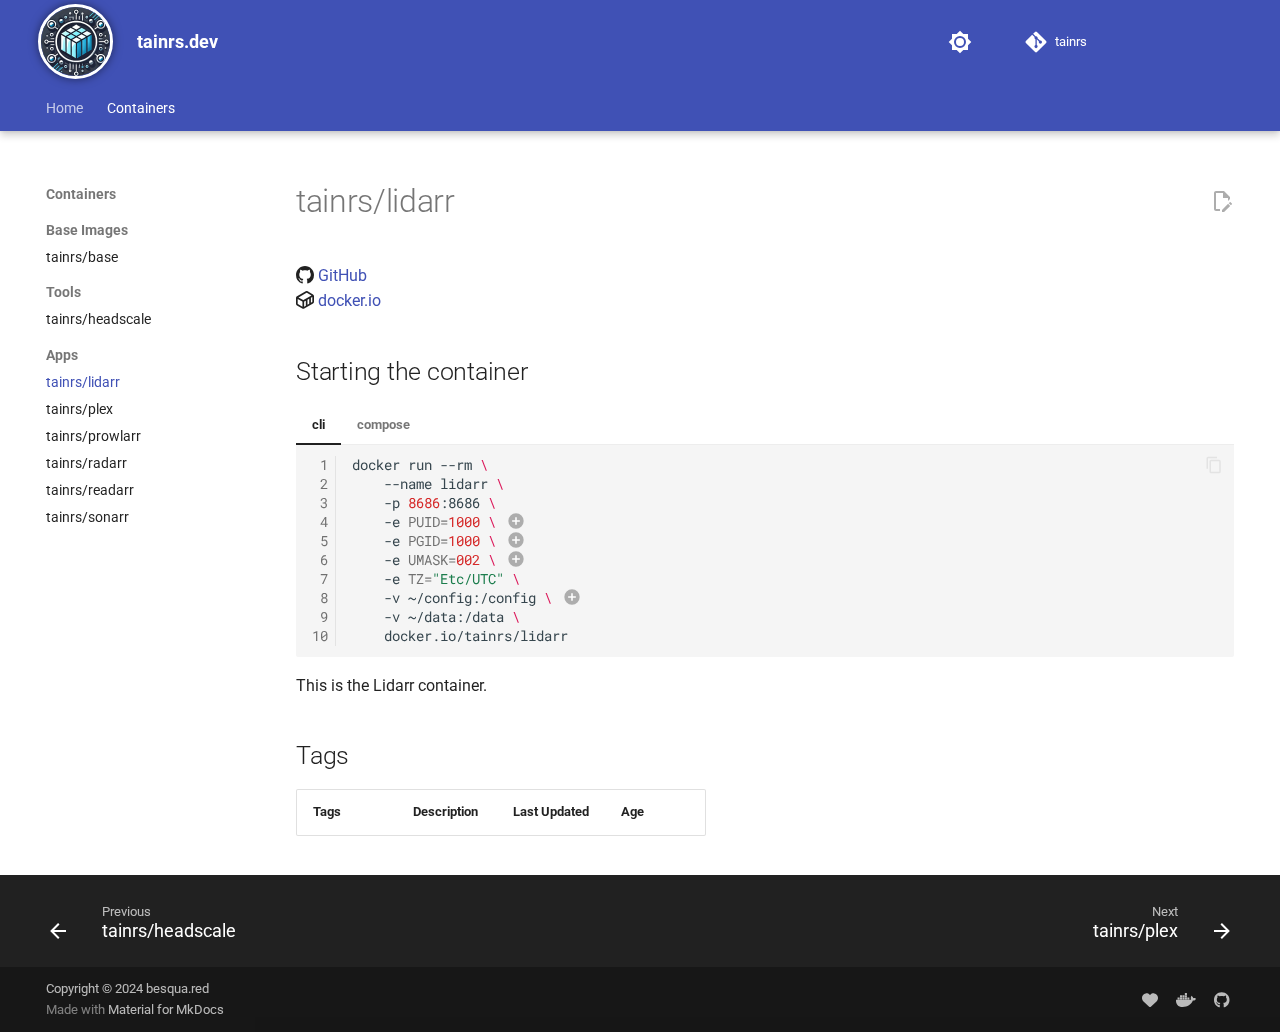
<file: tainrs/lidarr/index.html>
<!doctype html>
<html lang="en" class="no-js">
  <head>
    
      <meta charset="utf-8">
      <meta name="viewport" content="width=device-width,initial-scale=1">
      
        <meta name="description" content="Documentation for all Docker images maintained by tainrs.">
      
      
        <meta name="author" content="B. van Wetten">
      
      
        <link rel="canonical" href="https://tainrs.dev/tainrs/lidarr/">
      
      
        <link rel="prev" href="../headscale/">
      
      
        <link rel="next" href="../plex/">
      
      
      <link rel="icon" href="../../assets/images/favicon.png">
      <meta name="generator" content="mkdocs-1.6.0, mkdocs-material-9.5.27">
    
    
      
        <title>tainrs/lidarr - tainrs.dev</title>
      
    
    
      <link rel="stylesheet" href="../../assets/stylesheets/main.6543a935.min.css">
      
        
        <link rel="stylesheet" href="../../assets/stylesheets/palette.06af60db.min.css">
      
      


    
    
      
    
    
      
        
        
        <link rel="preconnect" href="https://fonts.gstatic.com" crossorigin>
        <link rel="stylesheet" href="https://fonts.googleapis.com/css?family=Roboto:300,300i,400,400i,700,700i%7CRoboto+Mono:400,400i,700,700i&display=fallback">
        <style>:root{--md-text-font:"Roboto";--md-code-font:"Roboto Mono"}</style>
      
    
    
      <link rel="stylesheet" href="../../stylesheets/extra.css">
    
    <script>__md_scope=new URL("../..",location),__md_hash=e=>[...e].reduce((e,_)=>(e<<5)-e+_.charCodeAt(0),0),__md_get=(e,_=localStorage,t=__md_scope)=>JSON.parse(_.getItem(t.pathname+"."+e)),__md_set=(e,_,t=localStorage,a=__md_scope)=>{try{t.setItem(a.pathname+"."+e,JSON.stringify(_))}catch(e){}}</script>
    
      

    
    
    
  </head>
  
  
    
    
      
    
    
    
    
    <body dir="ltr" data-md-color-scheme="default" data-md-color-primary="indigo" data-md-color-accent="indigo">
  
    
    <input class="md-toggle" data-md-toggle="drawer" type="checkbox" id="__drawer" autocomplete="off">
    <input class="md-toggle" data-md-toggle="search" type="checkbox" id="__search" autocomplete="off">
    <label class="md-overlay" for="__drawer"></label>
    <div data-md-component="skip">
      
        
        <a href="#starting-the-container" class="md-skip">
          Skip to content
        </a>
      
    </div>
    <div data-md-component="announce">
      
    </div>
    
    
      

  

<header class="md-header md-header--shadow md-header--lifted" data-md-component="header">
  <nav class="md-header__inner md-grid" aria-label="Header">
    <a href="../.." title="tainrs.dev" class="md-header__button md-logo" aria-label="tainrs.dev" data-md-component="logo">
      
  <img src="../../img/tainrs-logo.png" alt="logo">

    </a>
    <label class="md-header__button md-icon" for="__drawer">
      
      <svg xmlns="http://www.w3.org/2000/svg" viewBox="0 0 24 24"><path d="M3 6h18v2H3V6m0 5h18v2H3v-2m0 5h18v2H3v-2Z"/></svg>
    </label>
    <div class="md-header__title" data-md-component="header-title">
      <div class="md-header__ellipsis">
        <div class="md-header__topic">
          <span class="md-ellipsis">
            tainrs.dev
          </span>
        </div>
        <div class="md-header__topic" data-md-component="header-topic">
          <span class="md-ellipsis">
            
              tainrs/lidarr
            
          </span>
        </div>
      </div>
    </div>
    
      
        <form class="md-header__option" data-md-component="palette">
  
    
    
    
    <input class="md-option" data-md-color-media="" data-md-color-scheme="default" data-md-color-primary="indigo" data-md-color-accent="indigo"  aria-label="Switch to dark mode"  type="radio" name="__palette" id="__palette_0">
    
      <label class="md-header__button md-icon" title="Switch to dark mode" for="__palette_1" hidden>
        <svg xmlns="http://www.w3.org/2000/svg" viewBox="0 0 24 24"><path d="M12 8a4 4 0 0 0-4 4 4 4 0 0 0 4 4 4 4 0 0 0 4-4 4 4 0 0 0-4-4m0 10a6 6 0 0 1-6-6 6 6 0 0 1 6-6 6 6 0 0 1 6 6 6 6 0 0 1-6 6m8-9.31V4h-4.69L12 .69 8.69 4H4v4.69L.69 12 4 15.31V20h4.69L12 23.31 15.31 20H20v-4.69L23.31 12 20 8.69Z"/></svg>
      </label>
    
  
    
    
    
    <input class="md-option" data-md-color-media="" data-md-color-scheme="slate" data-md-color-primary="indigo" data-md-color-accent="indigo"  aria-label="Switch to light mode"  type="radio" name="__palette" id="__palette_1">
    
      <label class="md-header__button md-icon" title="Switch to light mode" for="__palette_0" hidden>
        <svg xmlns="http://www.w3.org/2000/svg" viewBox="0 0 24 24"><path d="M12 18c-.89 0-1.74-.2-2.5-.55C11.56 16.5 13 14.42 13 12c0-2.42-1.44-4.5-3.5-5.45C10.26 6.2 11.11 6 12 6a6 6 0 0 1 6 6 6 6 0 0 1-6 6m8-9.31V4h-4.69L12 .69 8.69 4H4v4.69L.69 12 4 15.31V20h4.69L12 23.31 15.31 20H20v-4.69L23.31 12 20 8.69Z"/></svg>
      </label>
    
  
</form>
      
    
    
      <script>var media,input,key,value,palette=__md_get("__palette");if(palette&&palette.color){"(prefers-color-scheme)"===palette.color.media&&(media=matchMedia("(prefers-color-scheme: light)"),input=document.querySelector(media.matches?"[data-md-color-media='(prefers-color-scheme: light)']":"[data-md-color-media='(prefers-color-scheme: dark)']"),palette.color.media=input.getAttribute("data-md-color-media"),palette.color.scheme=input.getAttribute("data-md-color-scheme"),palette.color.primary=input.getAttribute("data-md-color-primary"),palette.color.accent=input.getAttribute("data-md-color-accent"));for([key,value]of Object.entries(palette.color))document.body.setAttribute("data-md-color-"+key,value)}</script>
    
    
    
    
      <div class="md-header__source">
        <a href="https://github.com/tainrs/site" title="Go to repository" class="md-source" data-md-component="source">
  <div class="md-source__icon md-icon">
    
    <svg xmlns="http://www.w3.org/2000/svg" viewBox="0 0 448 512"><!--! Font Awesome Free 6.5.2 by @fontawesome - https://fontawesome.com License - https://fontawesome.com/license/free (Icons: CC BY 4.0, Fonts: SIL OFL 1.1, Code: MIT License) Copyright 2024 Fonticons, Inc.--><path d="M439.55 236.05 244 40.45a28.87 28.87 0 0 0-40.81 0l-40.66 40.63 51.52 51.52c27.06-9.14 52.68 16.77 43.39 43.68l49.66 49.66c34.23-11.8 61.18 31 35.47 56.69-26.49 26.49-70.21-2.87-56-37.34L240.22 199v121.85c25.3 12.54 22.26 41.85 9.08 55a34.34 34.34 0 0 1-48.55 0c-17.57-17.6-11.07-46.91 11.25-56v-123c-20.8-8.51-24.6-30.74-18.64-45L142.57 101 8.45 235.14a28.86 28.86 0 0 0 0 40.81l195.61 195.6a28.86 28.86 0 0 0 40.8 0l194.69-194.69a28.86 28.86 0 0 0 0-40.81z"/></svg>
  </div>
  <div class="md-source__repository">
    tainrs
  </div>
</a>
      </div>
    
  </nav>
  
    
      
<nav class="md-tabs" aria-label="Tabs" data-md-component="tabs">
  <div class="md-grid">
    <ul class="md-tabs__list">
      
        
  
  
  
    <li class="md-tabs__item">
      <a href="../.." class="md-tabs__link">
        
  
    
  
  Home

      </a>
    </li>
  

      
        
  
  
    
  
  
    
    
      
  
  
    
  
  
    
    
      <li class="md-tabs__item md-tabs__item--active">
        <a href="../base/" class="md-tabs__link">
          
  
  Containers

        </a>
      </li>
    
  

    
  

      
    </ul>
  </div>
</nav>
    
  
</header>
    
    <div class="md-container" data-md-component="container">
      
      
        
      
      <main class="md-main" data-md-component="main">
        <div class="md-main__inner md-grid">
          
            
              
                
              
              <div class="md-sidebar md-sidebar--primary" data-md-component="sidebar" data-md-type="navigation" >
                <div class="md-sidebar__scrollwrap">
                  <div class="md-sidebar__inner">
                    


  


<nav class="md-nav md-nav--primary md-nav--lifted" aria-label="Navigation" data-md-level="0">
  <label class="md-nav__title" for="__drawer">
    <a href="../.." title="tainrs.dev" class="md-nav__button md-logo" aria-label="tainrs.dev" data-md-component="logo">
      
  <img src="../../img/tainrs-logo.png" alt="logo">

    </a>
    tainrs.dev
  </label>
  
    <div class="md-nav__source">
      <a href="https://github.com/tainrs/site" title="Go to repository" class="md-source" data-md-component="source">
  <div class="md-source__icon md-icon">
    
    <svg xmlns="http://www.w3.org/2000/svg" viewBox="0 0 448 512"><!--! Font Awesome Free 6.5.2 by @fontawesome - https://fontawesome.com License - https://fontawesome.com/license/free (Icons: CC BY 4.0, Fonts: SIL OFL 1.1, Code: MIT License) Copyright 2024 Fonticons, Inc.--><path d="M439.55 236.05 244 40.45a28.87 28.87 0 0 0-40.81 0l-40.66 40.63 51.52 51.52c27.06-9.14 52.68 16.77 43.39 43.68l49.66 49.66c34.23-11.8 61.18 31 35.47 56.69-26.49 26.49-70.21-2.87-56-37.34L240.22 199v121.85c25.3 12.54 22.26 41.85 9.08 55a34.34 34.34 0 0 1-48.55 0c-17.57-17.6-11.07-46.91 11.25-56v-123c-20.8-8.51-24.6-30.74-18.64-45L142.57 101 8.45 235.14a28.86 28.86 0 0 0 0 40.81l195.61 195.6a28.86 28.86 0 0 0 40.8 0l194.69-194.69a28.86 28.86 0 0 0 0-40.81z"/></svg>
  </div>
  <div class="md-source__repository">
    tainrs
  </div>
</a>
    </div>
  
  <ul class="md-nav__list" data-md-scrollfix>
    
      
      
  
  
  
  
    <li class="md-nav__item">
      <a href="../.." class="md-nav__link">
        
  
  <span class="md-ellipsis">
    Home
  </span>
  

      </a>
    </li>
  

    
      
      
  
  
    
  
  
  
    
    
    
      
        
        
      
      
        
      
    
    
    <li class="md-nav__item md-nav__item--active md-nav__item--section md-nav__item--nested">
      
        
        
        <input class="md-nav__toggle md-toggle " type="checkbox" id="__nav_2" checked>
        
          
          <label class="md-nav__link" for="__nav_2" id="__nav_2_label" tabindex="">
            
  
  <span class="md-ellipsis">
    Containers
  </span>
  

            <span class="md-nav__icon md-icon"></span>
          </label>
        
        <nav class="md-nav" data-md-level="1" aria-labelledby="__nav_2_label" aria-expanded="true">
          <label class="md-nav__title" for="__nav_2">
            <span class="md-nav__icon md-icon"></span>
            Containers
          </label>
          <ul class="md-nav__list" data-md-scrollfix>
            
              
                
  
  
  
  
    
    
    
      
      
        
          
          
        
      
    
    
    <li class="md-nav__item md-nav__item--section md-nav__item--nested">
      
        
        
        <input class="md-nav__toggle md-toggle " type="checkbox" id="__nav_2_1" >
        
          
          <label class="md-nav__link" for="__nav_2_1" id="__nav_2_1_label" tabindex="">
            
  
  <span class="md-ellipsis">
    Base Images
  </span>
  

            <span class="md-nav__icon md-icon"></span>
          </label>
        
        <nav class="md-nav" data-md-level="2" aria-labelledby="__nav_2_1_label" aria-expanded="false">
          <label class="md-nav__title" for="__nav_2_1">
            <span class="md-nav__icon md-icon"></span>
            Base Images
          </label>
          <ul class="md-nav__list" data-md-scrollfix>
            
              
                
  
  
  
  
    <li class="md-nav__item">
      <a href="../base/" class="md-nav__link">
        
  
  <span class="md-ellipsis">
    tainrs/base
  </span>
  

      </a>
    </li>
  

              
            
          </ul>
        </nav>
      
    </li>
  

              
            
              
                
  
  
  
  
    
    
    
      
      
        
          
          
        
      
    
    
    <li class="md-nav__item md-nav__item--section md-nav__item--nested">
      
        
        
        <input class="md-nav__toggle md-toggle " type="checkbox" id="__nav_2_2" >
        
          
          <label class="md-nav__link" for="__nav_2_2" id="__nav_2_2_label" tabindex="">
            
  
  <span class="md-ellipsis">
    Tools
  </span>
  

            <span class="md-nav__icon md-icon"></span>
          </label>
        
        <nav class="md-nav" data-md-level="2" aria-labelledby="__nav_2_2_label" aria-expanded="false">
          <label class="md-nav__title" for="__nav_2_2">
            <span class="md-nav__icon md-icon"></span>
            Tools
          </label>
          <ul class="md-nav__list" data-md-scrollfix>
            
              
                
  
  
  
  
    <li class="md-nav__item">
      <a href="../headscale/" class="md-nav__link">
        
  
  <span class="md-ellipsis">
    tainrs/headscale
  </span>
  

      </a>
    </li>
  

              
            
          </ul>
        </nav>
      
    </li>
  

              
            
              
                
  
  
    
  
  
  
    
    
    
      
      
        
          
          
        
      
    
    
    <li class="md-nav__item md-nav__item--active md-nav__item--section md-nav__item--nested">
      
        
        
        <input class="md-nav__toggle md-toggle " type="checkbox" id="__nav_2_3" checked>
        
          
          <label class="md-nav__link" for="__nav_2_3" id="__nav_2_3_label" tabindex="">
            
  
  <span class="md-ellipsis">
    Apps
  </span>
  

            <span class="md-nav__icon md-icon"></span>
          </label>
        
        <nav class="md-nav" data-md-level="2" aria-labelledby="__nav_2_3_label" aria-expanded="true">
          <label class="md-nav__title" for="__nav_2_3">
            <span class="md-nav__icon md-icon"></span>
            Apps
          </label>
          <ul class="md-nav__list" data-md-scrollfix>
            
              
                
  
  
    
  
  
  
    <li class="md-nav__item md-nav__item--active">
      
      <input class="md-nav__toggle md-toggle" type="checkbox" id="__toc">
      
      
      
        <label class="md-nav__link md-nav__link--active" for="__toc">
          
  
  <span class="md-ellipsis">
    tainrs/lidarr
  </span>
  

          <span class="md-nav__icon md-icon"></span>
        </label>
      
      <a href="./" class="md-nav__link md-nav__link--active">
        
  
  <span class="md-ellipsis">
    tainrs/lidarr
  </span>
  

      </a>
      
        

<nav class="md-nav md-nav--secondary" aria-label="Table of contents">
  
  
  
  
    <label class="md-nav__title" for="__toc">
      <span class="md-nav__icon md-icon"></span>
      Table of contents
    </label>
    <ul class="md-nav__list" data-md-component="toc" data-md-scrollfix>
      
        <li class="md-nav__item">
  <a href="#starting-the-container" class="md-nav__link">
    <span class="md-ellipsis">
      Starting the container
    </span>
  </a>
  
</li>
      
        <li class="md-nav__item">
  <a href="#tags" class="md-nav__link">
    <span class="md-ellipsis">
      Tags
    </span>
  </a>
  
</li>
      
    </ul>
  
</nav>
      
    </li>
  

              
            
              
                
  
  
  
  
    <li class="md-nav__item">
      <a href="../plex/" class="md-nav__link">
        
  
  <span class="md-ellipsis">
    tainrs/plex
  </span>
  

      </a>
    </li>
  

              
            
              
                
  
  
  
  
    <li class="md-nav__item">
      <a href="../prowlarr/" class="md-nav__link">
        
  
  <span class="md-ellipsis">
    tainrs/prowlarr
  </span>
  

      </a>
    </li>
  

              
            
              
                
  
  
  
  
    <li class="md-nav__item">
      <a href="../radarr/" class="md-nav__link">
        
  
  <span class="md-ellipsis">
    tainrs/radarr
  </span>
  

      </a>
    </li>
  

              
            
              
                
  
  
  
  
    <li class="md-nav__item">
      <a href="../readarr/" class="md-nav__link">
        
  
  <span class="md-ellipsis">
    tainrs/readarr
  </span>
  

      </a>
    </li>
  

              
            
              
                
  
  
  
  
    <li class="md-nav__item">
      <a href="../sonarr/" class="md-nav__link">
        
  
  <span class="md-ellipsis">
    tainrs/sonarr
  </span>
  

      </a>
    </li>
  

              
            
          </ul>
        </nav>
      
    </li>
  

              
            
          </ul>
        </nav>
      
    </li>
  

    
  </ul>
</nav>
                  </div>
                </div>
              </div>
            
            
              
                
              
              <div class="md-sidebar md-sidebar--secondary" data-md-component="sidebar" data-md-type="toc" hidden>
                <div class="md-sidebar__scrollwrap">
                  <div class="md-sidebar__inner">
                    

<nav class="md-nav md-nav--secondary" aria-label="Table of contents">
  
  
  
  
    <label class="md-nav__title" for="__toc">
      <span class="md-nav__icon md-icon"></span>
      Table of contents
    </label>
    <ul class="md-nav__list" data-md-component="toc" data-md-scrollfix>
      
        <li class="md-nav__item">
  <a href="#starting-the-container" class="md-nav__link">
    <span class="md-ellipsis">
      Starting the container
    </span>
  </a>
  
</li>
      
        <li class="md-nav__item">
  <a href="#tags" class="md-nav__link">
    <span class="md-ellipsis">
      Tags
    </span>
  </a>
  
</li>
      
    </ul>
  
</nav>
                  </div>
                </div>
              </div>
            
          
          
            <div class="md-content" data-md-component="content">
              <article class="md-content__inner md-typeset">
                
                  

  
    <a href="https://github.com/tainrs/site/edit/main/docs/tainrs/lidarr.md" title="Edit this page" class="md-content__button md-icon">
      
      <svg xmlns="http://www.w3.org/2000/svg" viewBox="0 0 24 24"><path d="M10 20H6V4h7v5h5v3.1l2-2V8l-6-6H6c-1.1 0-2 .9-2 2v16c0 1.1.9 2 2 2h4v-2m10.2-7c.1 0 .3.1.4.2l1.3 1.3c.2.2.2.6 0 .8l-1 1-2.1-2.1 1-1c.1-.1.2-.2.4-.2m0 3.9L14.1 23H12v-2.1l6.1-6.1 2.1 2.1Z"/></svg>
    </a>
  
  


  <h1>tainrs/lidarr</h1>

<p><span class="twemoji"><svg xmlns="http://www.w3.org/2000/svg" viewBox="0 0 16 16"><path d="M8 0c4.42 0 8 3.58 8 8a8.013 8.013 0 0 1-5.45 7.59c-.4.08-.55-.17-.55-.38 0-.27.01-1.13.01-2.2 0-.75-.25-1.23-.54-1.48 1.78-.2 3.65-.88 3.65-3.95 0-.88-.31-1.59-.82-2.15.08-.2.36-1.02-.08-2.12 0 0-.67-.22-2.2.82-.64-.18-1.32-.27-2-.27-.68 0-1.36.09-2 .27-1.53-1.03-2.2-.82-2.2-.82-.44 1.1-.16 1.92-.08 2.12-.51.56-.82 1.28-.82 2.15 0 3.06 1.86 3.75 3.64 3.95-.23.2-.44.55-.51 1.07-.46.21-1.61.55-2.33-.66-.15-.24-.6-.83-1.23-.82-.67.01-.27.38.01.53.34.19.73.9.82 1.13.16.45.68 1.31 2.69.94 0 .67.01 1.3.01 1.49 0 .21-.15.45-.55.38A7.995 7.995 0 0 1 0 8c0-4.42 3.58-8 8-8Z"/></svg></span> <a id=github-link href="" class="header-icons" target="_blank" rel="noopener">GitHub</a><br>
<span class="twemoji"><svg xmlns="http://www.w3.org/2000/svg" viewBox="0 0 16 16"><path d="m10.41.24 4.711 2.774c.544.316.878.897.879 1.526v5.01a1.77 1.77 0 0 1-.88 1.53l-7.753 4.521-.002.001a1.769 1.769 0 0 1-1.774 0H5.59L.873 12.85A1.761 1.761 0 0 1 0 11.327V6.292c0-.304.078-.598.22-.855l.004-.005.01-.019c.15-.262.369-.486.64-.643L8.641.239a1.752 1.752 0 0 1 1.765 0l.002.001ZM9.397 1.534l-7.17 4.182 4.116 2.388a.27.27 0 0 0 .269 0l7.152-4.148-4.115-2.422a.252.252 0 0 0-.252 0Zm-7.768 10.02 4.1 2.393V9.474a1.807 1.807 0 0 1-.138-.072L1.5 7.029v4.298c0 .095.05.181.129.227Zm8.6.642 1.521-.887v-4.45l-1.521.882ZM7.365 9.402h.001c-.044.026-.09.049-.136.071v4.472l1.5-.875V8.61Zm5.885 1.032 1.115-.65h.002a.267.267 0 0 0 .133-.232V5.264l-1.25.725Z"/></svg></span> <a id=dockerio-link href="" class="header-icons" target="_blank" rel="noopener">docker.io</a></p>
<div id="project-links"></div>

<h2 id="starting-the-container">Starting the container</h2>
<div class="tabbed-set tabbed-alternate" data-tabs="1:2"><input checked="checked" id="__tabbed_1_1" name="__tabbed_1" type="radio" /><input id="__tabbed_1_2" name="__tabbed_1" type="radio" /><div class="tabbed-labels"><label for="__tabbed_1_1">cli</label><label for="__tabbed_1_2">compose</label></div>
<div class="tabbed-content">
<div class="tabbed-block">
<div class="language-shell highlight"><table class="highlighttable"><tr><td class="linenos"><div class="linenodiv"><pre><span></span><span class="normal"><a href="#__codelineno-0-1"> 1</a></span>
<span class="normal"><a href="#__codelineno-0-2"> 2</a></span>
<span class="normal"><a href="#__codelineno-0-3"> 3</a></span>
<span class="normal"><a href="#__codelineno-0-4"> 4</a></span>
<span class="normal"><a href="#__codelineno-0-5"> 5</a></span>
<span class="normal"><a href="#__codelineno-0-6"> 6</a></span>
<span class="normal"><a href="#__codelineno-0-7"> 7</a></span>
<span class="normal"><a href="#__codelineno-0-8"> 8</a></span>
<span class="normal"><a href="#__codelineno-0-9"> 9</a></span>
<span class="normal"><a href="#__codelineno-0-10">10</a></span></pre></div></td><td class="code"><div><pre><span></span><code><span id="__span-0-1"><a id="__codelineno-0-1" name="__codelineno-0-1"></a>docker<span class="w"> </span>run<span class="w"> </span>--rm<span class="w"> </span><span class="se">\</span>
</span><span id="__span-0-2"><a id="__codelineno-0-2" name="__codelineno-0-2"></a><span class="w">    </span>--name<span class="w"> </span>lidarr<span class="w"> </span><span class="se">\</span>
</span><span id="__span-0-3"><a id="__codelineno-0-3" name="__codelineno-0-3"></a><span class="w">    </span>-p<span class="w"> </span><span class="m">8686</span>:8686<span class="w"> </span><span class="se">\</span>
</span><span id="__span-0-4"><a id="__codelineno-0-4" name="__codelineno-0-4"></a><span class="w">    </span>-e<span class="w"> </span><span class="nv">PUID</span><span class="o">=</span><span class="m">1000</span><span class="w"> </span><span class="se">\ </span><span class="c1">#(1)!</span>
</span><span id="__span-0-5"><a id="__codelineno-0-5" name="__codelineno-0-5"></a><span class="w">    </span>-e<span class="w"> </span><span class="nv">PGID</span><span class="o">=</span><span class="m">1000</span><span class="w"> </span><span class="se">\ </span><span class="c1">#(2)!</span>
</span><span id="__span-0-6"><a id="__codelineno-0-6" name="__codelineno-0-6"></a><span class="w">    </span>-e<span class="w"> </span><span class="nv">UMASK</span><span class="o">=</span><span class="m">002</span><span class="w"> </span><span class="se">\ </span><span class="c1">#(3)!</span>
</span><span id="__span-0-7"><a id="__codelineno-0-7" name="__codelineno-0-7"></a><span class="w">    </span>-e<span class="w"> </span><span class="nv">TZ</span><span class="o">=</span><span class="s2">&quot;Etc/UTC&quot;</span><span class="w"> </span><span class="se">\</span>
</span><span id="__span-0-8"><a id="__codelineno-0-8" name="__codelineno-0-8"></a><span class="w">    </span>-v<span class="w"> </span>~/config:/config<span class="w"> </span><span class="se">\ </span><span class="c1">#(4)!</span>
</span><span id="__span-0-9"><a id="__codelineno-0-9" name="__codelineno-0-9"></a><span class="w">    </span>-v<span class="w"> </span>~/data:/data<span class="w"> </span><span class="se">\</span>
</span><span id="__span-0-10"><a id="__codelineno-0-10" name="__codelineno-0-10"></a><span class="w">    </span>docker.io/tainrs/lidarr
</span></code></pre></div></td></tr></table></div>
<ol>
<li>
<p>Set the <code>PUID</code> variable to the local user that has read &amp; write permissions for the <code>config</code> folder. (e.g. <code>PUID=1000</code> or <code>PUID=$(id -u)</code> for the current user id)</p>
</li>
<li>
<p>Set the <code>GUID</code> variable to the local group that has read &amp; write permissions for the <code>config</code> folder. (e.g. <code>GUID=1000</code> or <code>GUID=$(id -g)</code> for the current group id)</p>
</li>
<li>
<p>UMASK 002 is the default for most applications. This corresponds to 775 or rwxrwxr-x permissions.</p>
</li>
<li>
<p>Set the path to your config folder as needed. Here it's set to the <code>config</code> subfolder in the current directory. <br/><br/><strong>Hint</strong>: you can use the current workdir as wel. e.g. <code>-v $(pwd)/config:/config</code></p>
</li>
</ol>
</div>
<div class="tabbed-block">
<div class="language-yaml highlight"><table class="highlighttable"><tr><td class="linenos"><div class="linenodiv"><pre><span></span><span class="normal"><a href="#__codelineno-1-1"> 1</a></span>
<span class="normal"><a href="#__codelineno-1-2"> 2</a></span>
<span class="normal"><a href="#__codelineno-1-3"> 3</a></span>
<span class="normal"><a href="#__codelineno-1-4"> 4</a></span>
<span class="normal"><a href="#__codelineno-1-5"> 5</a></span>
<span class="normal"><a href="#__codelineno-1-6"> 6</a></span>
<span class="normal"><a href="#__codelineno-1-7"> 7</a></span>
<span class="normal"><a href="#__codelineno-1-8"> 8</a></span>
<span class="normal"><a href="#__codelineno-1-9"> 9</a></span>
<span class="normal"><a href="#__codelineno-1-10">10</a></span>
<span class="normal"><a href="#__codelineno-1-11">11</a></span>
<span class="normal"><a href="#__codelineno-1-12">12</a></span>
<span class="normal"><a href="#__codelineno-1-13">13</a></span>
<span class="normal"><a href="#__codelineno-1-14">14</a></span></pre></div></td><td class="code"><div><pre><span></span><code><span id="__span-1-1"><a id="__codelineno-1-1" name="__codelineno-1-1"></a><span class="nt">services</span><span class="p">:</span>
</span><span id="__span-1-2"><a id="__codelineno-1-2" name="__codelineno-1-2"></a><span class="w">  </span><span class="nt">lidarr</span><span class="p">:</span>
</span><span id="__span-1-3"><a id="__codelineno-1-3" name="__codelineno-1-3"></a><span class="w">    </span><span class="nt">container_name</span><span class="p">:</span><span class="w"> </span><span class="l l-Scalar l-Scalar-Plain">lidarr</span>
</span><span id="__span-1-4"><a id="__codelineno-1-4" name="__codelineno-1-4"></a><span class="w">    </span><span class="nt">image</span><span class="p">:</span><span class="w"> </span><span class="l l-Scalar l-Scalar-Plain">docker.io/tainrs/lidarr</span>
</span><span id="__span-1-5"><a id="__codelineno-1-5" name="__codelineno-1-5"></a><span class="w">    </span><span class="nt">ports</span><span class="p">:</span>
</span><span id="__span-1-6"><a id="__codelineno-1-6" name="__codelineno-1-6"></a><span class="w">      </span><span class="p p-Indicator">-</span><span class="w"> </span><span class="s">&quot;8686:8686&quot;</span>
</span><span id="__span-1-7"><a id="__codelineno-1-7" name="__codelineno-1-7"></a><span class="w">    </span><span class="nt">environment</span><span class="p">:</span>
</span><span id="__span-1-8"><a id="__codelineno-1-8" name="__codelineno-1-8"></a><span class="w">      </span><span class="p p-Indicator">-</span><span class="w"> </span><span class="l l-Scalar l-Scalar-Plain">PUID=1000</span><span class="w"> </span><span class="c1">#(1)!</span>
</span><span id="__span-1-9"><a id="__codelineno-1-9" name="__codelineno-1-9"></a><span class="w">      </span><span class="p p-Indicator">-</span><span class="w"> </span><span class="l l-Scalar l-Scalar-Plain">PGID=1000</span><span class="w"> </span><span class="c1">#(2)!</span>
</span><span id="__span-1-10"><a id="__codelineno-1-10" name="__codelineno-1-10"></a><span class="w">      </span><span class="p p-Indicator">-</span><span class="w"> </span><span class="l l-Scalar l-Scalar-Plain">UMASK=002</span><span class="w"> </span><span class="c1">#(3)!</span>
</span><span id="__span-1-11"><a id="__codelineno-1-11" name="__codelineno-1-11"></a><span class="w">      </span><span class="p p-Indicator">-</span><span class="w"> </span><span class="l l-Scalar l-Scalar-Plain">TZ=Etc/UTC</span>
</span><span id="__span-1-12"><a id="__codelineno-1-12" name="__codelineno-1-12"></a><span class="w">    </span><span class="nt">volumes</span><span class="p">:</span>
</span><span id="__span-1-13"><a id="__codelineno-1-13" name="__codelineno-1-13"></a><span class="w">      </span><span class="p p-Indicator">-</span><span class="w"> </span><span class="l l-Scalar l-Scalar-Plain">~/config:/config</span>
</span><span id="__span-1-14"><a id="__codelineno-1-14" name="__codelineno-1-14"></a><span class="w">      </span><span class="p p-Indicator">-</span><span class="w"> </span><span class="l l-Scalar l-Scalar-Plain">~/data:/data</span>
</span></code></pre></div></td></tr></table></div>
<ol>
<li>
<p>Set the <code>PUID</code> variable to the local user that has read &amp; write permissions for the <code>config</code> folder. (e.g. <code>PUID=1000</code> or <code>PUID=$(id -u)</code> for the current user id)</p>
</li>
<li>
<p>Set the <code>GUID</code> variable to the local group that has read &amp; write permissions for the <code>config</code> folder. (e.g. <code>GUID=1000</code> or <code>GUID=$(id -g)</code> for the current group id)</p>
</li>
<li>
<p>UMASK 002 is the default for most applications. This corresponds to 775 or rwxrwxr-x permissions.</p>
</li>
<li>
<p>Set the path to your config folder as needed. Here it's set to the <code>config</code> subfolder in the current directory. <br/><br/><strong>Hint</strong>: you can use the current workdir as wel. e.g. <code>-v $(pwd)/config:/config</code></p>
</li>
</ol>
</div>
</div>
</div>
<p>This is the Lidarr container.</p>
<h2 id="tags">Tags</h2>
<table id= "tags-table">
  <thead>
    <th style="white-space:nowrap;">Tags</th>
    <th style="white-space:nowrap;">Description</th>
    <th style="white-space:nowrap;">Last Updated</th>
    <th style="white-space:nowrap;">Age</th>
  </thead>
  <tbody>
  </tbody>
</table>







  
  




  



                
              </article>
            </div>
          
          
<script>var target=document.getElementById(location.hash.slice(1));target&&target.name&&(target.checked=target.name.startsWith("__tabbed_"))</script>
        </div>
        
          <button type="button" class="md-top md-icon" data-md-component="top" hidden>
  
  <svg xmlns="http://www.w3.org/2000/svg" viewBox="0 0 24 24"><path d="M13 20h-2V8l-5.5 5.5-1.42-1.42L12 4.16l7.92 7.92-1.42 1.42L13 8v12Z"/></svg>
  Back to top
</button>
        
      </main>
      
        <footer class="md-footer">
  
    
      
        
      
      <nav class="md-footer__inner md-grid" aria-label="Footer" >
        
          
          <a href="../headscale/" class="md-footer__link md-footer__link--prev" aria-label="Previous: tainrs/headscale">
            <div class="md-footer__button md-icon">
              
              <svg xmlns="http://www.w3.org/2000/svg" viewBox="0 0 24 24"><path d="M20 11v2H8l5.5 5.5-1.42 1.42L4.16 12l7.92-7.92L13.5 5.5 8 11h12Z"/></svg>
            </div>
            <div class="md-footer__title">
              <span class="md-footer__direction">
                Previous
              </span>
              <div class="md-ellipsis">
                tainrs/headscale
              </div>
            </div>
          </a>
        
        
          
          <a href="../plex/" class="md-footer__link md-footer__link--next" aria-label="Next: tainrs/plex">
            <div class="md-footer__title">
              <span class="md-footer__direction">
                Next
              </span>
              <div class="md-ellipsis">
                tainrs/plex
              </div>
            </div>
            <div class="md-footer__button md-icon">
              
              <svg xmlns="http://www.w3.org/2000/svg" viewBox="0 0 24 24"><path d="M4 11v2h12l-5.5 5.5 1.42 1.42L19.84 12l-7.92-7.92L10.5 5.5 16 11H4Z"/></svg>
            </div>
          </a>
        
      </nav>
    
  
  <div class="md-footer-meta md-typeset">
    <div class="md-footer-meta__inner md-grid">
      <div class="md-copyright">
  
    <div class="md-copyright__highlight">
      Copyright &copy; 2024 besqua.red<br/>
    </div>
  
  
    Made with
    <a href="https://squidfunk.github.io/mkdocs-material/" target="_blank" rel="noopener">
      Material for MkDocs
    </a>
  
</div>
      
        <div class="md-social">
  
    
    
    
    
    <a href="https://tainrs.dev/donate" target="_blank" rel="noopener" title="Donate" class="md-social__link">
      <svg xmlns="http://www.w3.org/2000/svg" viewBox="0 0 512 512"><!--! Font Awesome Free 6.5.2 by @fontawesome - https://fontawesome.com License - https://fontawesome.com/license/free (Icons: CC BY 4.0, Fonts: SIL OFL 1.1, Code: MIT License) Copyright 2024 Fonticons, Inc.--><path d="m47.6 300.4 180.7 168.7c7.5 7 17.4 10.9 27.7 10.9s20.2-3.9 27.7-10.9l180.7-168.7c30.4-28.3 47.6-68 47.6-109.5v-5.8c0-69.9-50.5-129.5-119.4-141-45.6-7.6-92 7.3-124.6 39.9l-12 12-12-12c-32.6-32.6-79-47.5-124.6-39.9C50.5 55.6 0 115.2 0 185.1v5.8c0 41.5 17.2 81.2 47.6 109.5z"/></svg>
    </a>
  
    
    
    
    
    <a href="https://tainrs.dev/dockerhub" target="_blank" rel="noopener" title="Docker" class="md-social__link">
      <svg xmlns="http://www.w3.org/2000/svg" viewBox="0 0 640 512"><!--! Font Awesome Free 6.5.2 by @fontawesome - https://fontawesome.com License - https://fontawesome.com/license/free (Icons: CC BY 4.0, Fonts: SIL OFL 1.1, Code: MIT License) Copyright 2024 Fonticons, Inc.--><path d="M349.9 236.3h-66.1v-59.4h66.1v59.4zm0-204.3h-66.1v60.7h66.1V32zm78.2 144.8H362v59.4h66.1v-59.4zm-156.3-72.1h-66.1v60.1h66.1v-60.1zm78.1 0h-66.1v60.1h66.1v-60.1zm276.8 100c-14.4-9.7-47.6-13.2-73.1-8.4-3.3-24-16.7-44.9-41.1-63.7l-14-9.3-9.3 14c-18.4 27.8-23.4 73.6-3.7 103.8-8.7 4.7-25.8 11.1-48.4 10.7H2.4c-8.7 50.8 5.8 116.8 44 162.1 37.1 43.9 92.7 66.2 165.4 66.2 157.4 0 273.9-72.5 328.4-204.2 21.4.4 67.6.1 91.3-45.2 1.5-2.5 6.6-13.2 8.5-17.1l-13.3-8.9zm-511.1-27.9h-66v59.4h66.1v-59.4zm78.1 0h-66.1v59.4h66.1v-59.4zm78.1 0h-66.1v59.4h66.1v-59.4zm-78.1-72.1h-66.1v60.1h66.1v-60.1z"/></svg>
    </a>
  
    
    
    
    
    <a href="https://tainrs.dev/github" target="_blank" rel="noopener" title="GitHub" class="md-social__link">
      <svg xmlns="http://www.w3.org/2000/svg" viewBox="0 0 496 512"><!--! Font Awesome Free 6.5.2 by @fontawesome - https://fontawesome.com License - https://fontawesome.com/license/free (Icons: CC BY 4.0, Fonts: SIL OFL 1.1, Code: MIT License) Copyright 2024 Fonticons, Inc.--><path d="M165.9 397.4c0 2-2.3 3.6-5.2 3.6-3.3.3-5.6-1.3-5.6-3.6 0-2 2.3-3.6 5.2-3.6 3-.3 5.6 1.3 5.6 3.6zm-31.1-4.5c-.7 2 1.3 4.3 4.3 4.9 2.6 1 5.6 0 6.2-2s-1.3-4.3-4.3-5.2c-2.6-.7-5.5.3-6.2 2.3zm44.2-1.7c-2.9.7-4.9 2.6-4.6 4.9.3 2 2.9 3.3 5.9 2.6 2.9-.7 4.9-2.6 4.6-4.6-.3-1.9-3-3.2-5.9-2.9zM244.8 8C106.1 8 0 113.3 0 252c0 110.9 69.8 205.8 169.5 239.2 12.8 2.3 17.3-5.6 17.3-12.1 0-6.2-.3-40.4-.3-61.4 0 0-70 15-84.7-29.8 0 0-11.4-29.1-27.8-36.6 0 0-22.9-15.7 1.6-15.4 0 0 24.9 2 38.6 25.8 21.9 38.6 58.6 27.5 72.9 20.9 2.3-16 8.8-27.1 16-33.7-55.9-6.2-112.3-14.3-112.3-110.5 0-27.5 7.6-41.3 23.6-58.9-2.6-6.5-11.1-33.3 2.6-67.9 20.9-6.5 69 27 69 27 20-5.6 41.5-8.5 62.8-8.5s42.8 2.9 62.8 8.5c0 0 48.1-33.6 69-27 13.7 34.7 5.2 61.4 2.6 67.9 16 17.7 25.8 31.5 25.8 58.9 0 96.5-58.9 104.2-114.8 110.5 9.2 7.9 17 22.9 17 46.4 0 33.7-.3 75.4-.3 83.6 0 6.5 4.6 14.4 17.3 12.1C428.2 457.8 496 362.9 496 252 496 113.3 383.5 8 244.8 8zM97.2 352.9c-1.3 1-1 3.3.7 5.2 1.6 1.6 3.9 2.3 5.2 1 1.3-1 1-3.3-.7-5.2-1.6-1.6-3.9-2.3-5.2-1zm-10.8-8.1c-.7 1.3.3 2.9 2.3 3.9 1.6 1 3.6.7 4.3-.7.7-1.3-.3-2.9-2.3-3.9-2-.6-3.6-.3-4.3.7zm32.4 35.6c-1.6 1.3-1 4.3 1.3 6.2 2.3 2.3 5.2 2.6 6.5 1 1.3-1.3.7-4.3-1.3-6.2-2.2-2.3-5.2-2.6-6.5-1zm-11.4-14.7c-1.6 1-1.6 3.6 0 5.9 1.6 2.3 4.3 3.3 5.6 2.3 1.6-1.3 1.6-3.9 0-6.2-1.4-2.3-4-3.3-5.6-2z"/></svg>
    </a>
  
</div>
      
    </div>
  </div>
</footer>
      
    </div>
    <div class="md-dialog" data-md-component="dialog">
      <div class="md-dialog__inner md-typeset"></div>
    </div>
    
    
    <script id="__config" type="application/json">{"base": "../..", "features": ["content.action.edit", "navigation.tabs", "navigation.tabs.sticky", "navigation.sections", "navigation.top", "navigation.footer", "content.code.copy", "content.code.select", "content.code.annotate"], "search": "../../assets/javascripts/workers/search.b8dbb3d2.min.js", "translations": {"clipboard.copied": "Copied to clipboard", "clipboard.copy": "Copy to clipboard", "search.result.more.one": "1 more on this page", "search.result.more.other": "# more on this page", "search.result.none": "No matching documents", "search.result.one": "1 matching document", "search.result.other": "# matching documents", "search.result.placeholder": "Type to start searching", "search.result.term.missing": "Missing", "select.version": "Select version"}}</script>
    
    
      <script src="../../assets/javascripts/bundle.ad660dcc.min.js"></script>
      
        <script src="https://ajax.googleapis.com/ajax/libs/jquery/3.5.1/jquery.min.js"></script>
      
        <script src="../../javascripts/loadJSON.js"></script>
      
    
  </body>
</html>
</file>
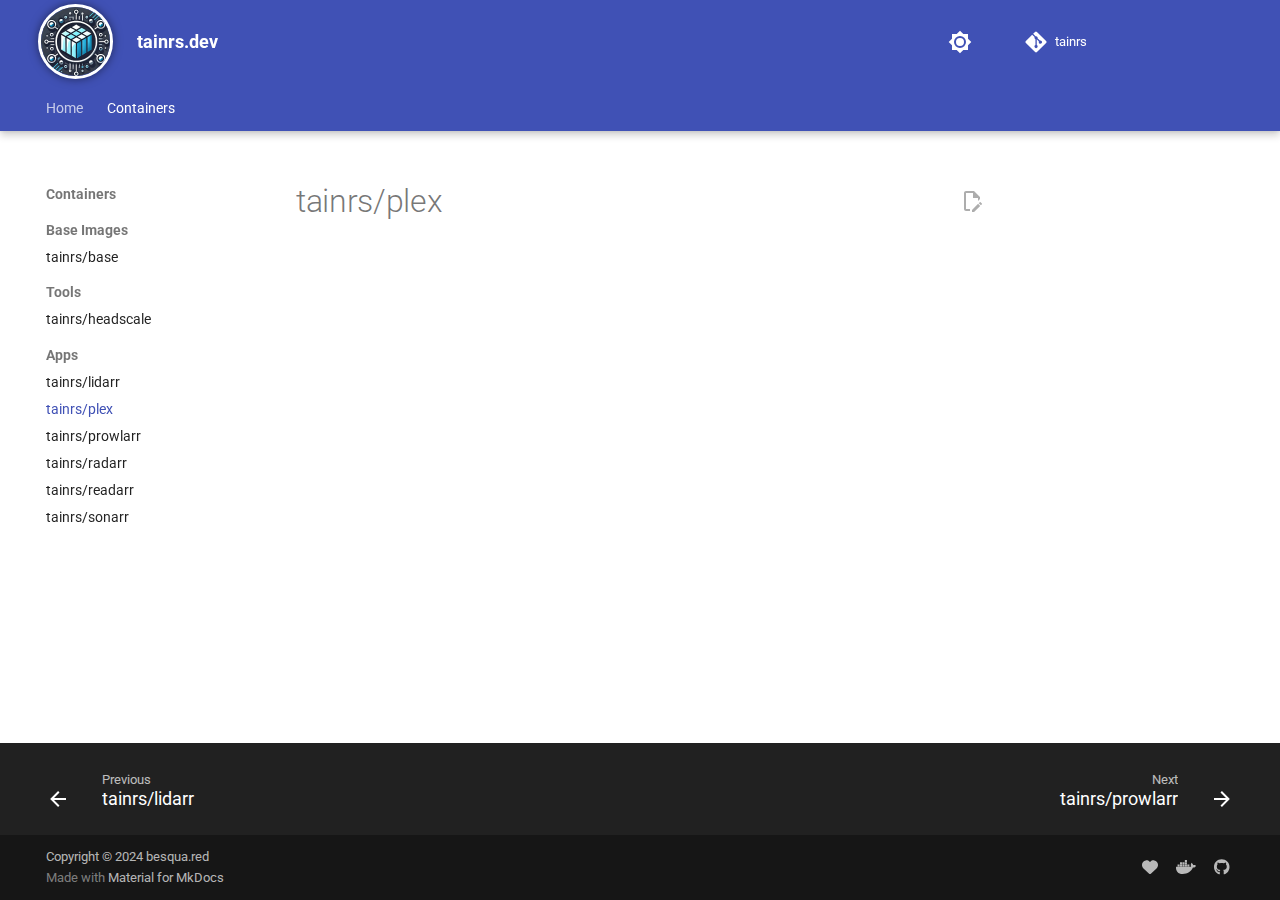
<file: tainrs/plex/index.html>
<!doctype html>
<html lang="en" class="no-js">
  <head>
    
      <meta charset="utf-8">
      <meta name="viewport" content="width=device-width,initial-scale=1">
      
        <meta name="description" content="Documentation for all Docker images maintained by tainrs.">
      
      
        <meta name="author" content="B. van Wetten">
      
      
        <link rel="canonical" href="https://tainrs.dev/tainrs/plex/">
      
      
        <link rel="prev" href="../lidarr/">
      
      
        <link rel="next" href="../prowlarr/">
      
      
      <link rel="icon" href="../../assets/images/favicon.png">
      <meta name="generator" content="mkdocs-1.6.0, mkdocs-material-9.5.27">
    
    
      
        <title>tainrs/plex - tainrs.dev</title>
      
    
    
      <link rel="stylesheet" href="../../assets/stylesheets/main.6543a935.min.css">
      
        
        <link rel="stylesheet" href="../../assets/stylesheets/palette.06af60db.min.css">
      
      


    
    
      
    
    
      
        
        
        <link rel="preconnect" href="https://fonts.gstatic.com" crossorigin>
        <link rel="stylesheet" href="https://fonts.googleapis.com/css?family=Roboto:300,300i,400,400i,700,700i%7CRoboto+Mono:400,400i,700,700i&display=fallback">
        <style>:root{--md-text-font:"Roboto";--md-code-font:"Roboto Mono"}</style>
      
    
    
      <link rel="stylesheet" href="../../stylesheets/extra.css">
    
    <script>__md_scope=new URL("../..",location),__md_hash=e=>[...e].reduce((e,_)=>(e<<5)-e+_.charCodeAt(0),0),__md_get=(e,_=localStorage,t=__md_scope)=>JSON.parse(_.getItem(t.pathname+"."+e)),__md_set=(e,_,t=localStorage,a=__md_scope)=>{try{t.setItem(a.pathname+"."+e,JSON.stringify(_))}catch(e){}}</script>
    
      

    
    
    
  </head>
  
  
    
    
      
    
    
    
    
    <body dir="ltr" data-md-color-scheme="default" data-md-color-primary="indigo" data-md-color-accent="indigo">
  
    
    <input class="md-toggle" data-md-toggle="drawer" type="checkbox" id="__drawer" autocomplete="off">
    <input class="md-toggle" data-md-toggle="search" type="checkbox" id="__search" autocomplete="off">
    <label class="md-overlay" for="__drawer"></label>
    <div data-md-component="skip">
      
    </div>
    <div data-md-component="announce">
      
    </div>
    
    
      

  

<header class="md-header md-header--shadow md-header--lifted" data-md-component="header">
  <nav class="md-header__inner md-grid" aria-label="Header">
    <a href="../.." title="tainrs.dev" class="md-header__button md-logo" aria-label="tainrs.dev" data-md-component="logo">
      
  <img src="../../img/tainrs-logo.png" alt="logo">

    </a>
    <label class="md-header__button md-icon" for="__drawer">
      
      <svg xmlns="http://www.w3.org/2000/svg" viewBox="0 0 24 24"><path d="M3 6h18v2H3V6m0 5h18v2H3v-2m0 5h18v2H3v-2Z"/></svg>
    </label>
    <div class="md-header__title" data-md-component="header-title">
      <div class="md-header__ellipsis">
        <div class="md-header__topic">
          <span class="md-ellipsis">
            tainrs.dev
          </span>
        </div>
        <div class="md-header__topic" data-md-component="header-topic">
          <span class="md-ellipsis">
            
              tainrs/plex
            
          </span>
        </div>
      </div>
    </div>
    
      
        <form class="md-header__option" data-md-component="palette">
  
    
    
    
    <input class="md-option" data-md-color-media="" data-md-color-scheme="default" data-md-color-primary="indigo" data-md-color-accent="indigo"  aria-label="Switch to dark mode"  type="radio" name="__palette" id="__palette_0">
    
      <label class="md-header__button md-icon" title="Switch to dark mode" for="__palette_1" hidden>
        <svg xmlns="http://www.w3.org/2000/svg" viewBox="0 0 24 24"><path d="M12 8a4 4 0 0 0-4 4 4 4 0 0 0 4 4 4 4 0 0 0 4-4 4 4 0 0 0-4-4m0 10a6 6 0 0 1-6-6 6 6 0 0 1 6-6 6 6 0 0 1 6 6 6 6 0 0 1-6 6m8-9.31V4h-4.69L12 .69 8.69 4H4v4.69L.69 12 4 15.31V20h4.69L12 23.31 15.31 20H20v-4.69L23.31 12 20 8.69Z"/></svg>
      </label>
    
  
    
    
    
    <input class="md-option" data-md-color-media="" data-md-color-scheme="slate" data-md-color-primary="indigo" data-md-color-accent="indigo"  aria-label="Switch to light mode"  type="radio" name="__palette" id="__palette_1">
    
      <label class="md-header__button md-icon" title="Switch to light mode" for="__palette_0" hidden>
        <svg xmlns="http://www.w3.org/2000/svg" viewBox="0 0 24 24"><path d="M12 18c-.89 0-1.74-.2-2.5-.55C11.56 16.5 13 14.42 13 12c0-2.42-1.44-4.5-3.5-5.45C10.26 6.2 11.11 6 12 6a6 6 0 0 1 6 6 6 6 0 0 1-6 6m8-9.31V4h-4.69L12 .69 8.69 4H4v4.69L.69 12 4 15.31V20h4.69L12 23.31 15.31 20H20v-4.69L23.31 12 20 8.69Z"/></svg>
      </label>
    
  
</form>
      
    
    
      <script>var media,input,key,value,palette=__md_get("__palette");if(palette&&palette.color){"(prefers-color-scheme)"===palette.color.media&&(media=matchMedia("(prefers-color-scheme: light)"),input=document.querySelector(media.matches?"[data-md-color-media='(prefers-color-scheme: light)']":"[data-md-color-media='(prefers-color-scheme: dark)']"),palette.color.media=input.getAttribute("data-md-color-media"),palette.color.scheme=input.getAttribute("data-md-color-scheme"),palette.color.primary=input.getAttribute("data-md-color-primary"),palette.color.accent=input.getAttribute("data-md-color-accent"));for([key,value]of Object.entries(palette.color))document.body.setAttribute("data-md-color-"+key,value)}</script>
    
    
    
    
      <div class="md-header__source">
        <a href="https://github.com/tainrs/site" title="Go to repository" class="md-source" data-md-component="source">
  <div class="md-source__icon md-icon">
    
    <svg xmlns="http://www.w3.org/2000/svg" viewBox="0 0 448 512"><!--! Font Awesome Free 6.5.2 by @fontawesome - https://fontawesome.com License - https://fontawesome.com/license/free (Icons: CC BY 4.0, Fonts: SIL OFL 1.1, Code: MIT License) Copyright 2024 Fonticons, Inc.--><path d="M439.55 236.05 244 40.45a28.87 28.87 0 0 0-40.81 0l-40.66 40.63 51.52 51.52c27.06-9.14 52.68 16.77 43.39 43.68l49.66 49.66c34.23-11.8 61.18 31 35.47 56.69-26.49 26.49-70.21-2.87-56-37.34L240.22 199v121.85c25.3 12.54 22.26 41.85 9.08 55a34.34 34.34 0 0 1-48.55 0c-17.57-17.6-11.07-46.91 11.25-56v-123c-20.8-8.51-24.6-30.74-18.64-45L142.57 101 8.45 235.14a28.86 28.86 0 0 0 0 40.81l195.61 195.6a28.86 28.86 0 0 0 40.8 0l194.69-194.69a28.86 28.86 0 0 0 0-40.81z"/></svg>
  </div>
  <div class="md-source__repository">
    tainrs
  </div>
</a>
      </div>
    
  </nav>
  
    
      
<nav class="md-tabs" aria-label="Tabs" data-md-component="tabs">
  <div class="md-grid">
    <ul class="md-tabs__list">
      
        
  
  
  
    <li class="md-tabs__item">
      <a href="../.." class="md-tabs__link">
        
  
    
  
  Home

      </a>
    </li>
  

      
        
  
  
    
  
  
    
    
      
  
  
    
  
  
    
    
      <li class="md-tabs__item md-tabs__item--active">
        <a href="../base/" class="md-tabs__link">
          
  
  Containers

        </a>
      </li>
    
  

    
  

      
    </ul>
  </div>
</nav>
    
  
</header>
    
    <div class="md-container" data-md-component="container">
      
      
        
      
      <main class="md-main" data-md-component="main">
        <div class="md-main__inner md-grid">
          
            
              
              <div class="md-sidebar md-sidebar--primary" data-md-component="sidebar" data-md-type="navigation" >
                <div class="md-sidebar__scrollwrap">
                  <div class="md-sidebar__inner">
                    


  


<nav class="md-nav md-nav--primary md-nav--lifted" aria-label="Navigation" data-md-level="0">
  <label class="md-nav__title" for="__drawer">
    <a href="../.." title="tainrs.dev" class="md-nav__button md-logo" aria-label="tainrs.dev" data-md-component="logo">
      
  <img src="../../img/tainrs-logo.png" alt="logo">

    </a>
    tainrs.dev
  </label>
  
    <div class="md-nav__source">
      <a href="https://github.com/tainrs/site" title="Go to repository" class="md-source" data-md-component="source">
  <div class="md-source__icon md-icon">
    
    <svg xmlns="http://www.w3.org/2000/svg" viewBox="0 0 448 512"><!--! Font Awesome Free 6.5.2 by @fontawesome - https://fontawesome.com License - https://fontawesome.com/license/free (Icons: CC BY 4.0, Fonts: SIL OFL 1.1, Code: MIT License) Copyright 2024 Fonticons, Inc.--><path d="M439.55 236.05 244 40.45a28.87 28.87 0 0 0-40.81 0l-40.66 40.63 51.52 51.52c27.06-9.14 52.68 16.77 43.39 43.68l49.66 49.66c34.23-11.8 61.18 31 35.47 56.69-26.49 26.49-70.21-2.87-56-37.34L240.22 199v121.85c25.3 12.54 22.26 41.85 9.08 55a34.34 34.34 0 0 1-48.55 0c-17.57-17.6-11.07-46.91 11.25-56v-123c-20.8-8.51-24.6-30.74-18.64-45L142.57 101 8.45 235.14a28.86 28.86 0 0 0 0 40.81l195.61 195.6a28.86 28.86 0 0 0 40.8 0l194.69-194.69a28.86 28.86 0 0 0 0-40.81z"/></svg>
  </div>
  <div class="md-source__repository">
    tainrs
  </div>
</a>
    </div>
  
  <ul class="md-nav__list" data-md-scrollfix>
    
      
      
  
  
  
  
    <li class="md-nav__item">
      <a href="../.." class="md-nav__link">
        
  
  <span class="md-ellipsis">
    Home
  </span>
  

      </a>
    </li>
  

    
      
      
  
  
    
  
  
  
    
    
    
      
        
        
      
      
        
      
    
    
    <li class="md-nav__item md-nav__item--active md-nav__item--section md-nav__item--nested">
      
        
        
        <input class="md-nav__toggle md-toggle " type="checkbox" id="__nav_2" checked>
        
          
          <label class="md-nav__link" for="__nav_2" id="__nav_2_label" tabindex="">
            
  
  <span class="md-ellipsis">
    Containers
  </span>
  

            <span class="md-nav__icon md-icon"></span>
          </label>
        
        <nav class="md-nav" data-md-level="1" aria-labelledby="__nav_2_label" aria-expanded="true">
          <label class="md-nav__title" for="__nav_2">
            <span class="md-nav__icon md-icon"></span>
            Containers
          </label>
          <ul class="md-nav__list" data-md-scrollfix>
            
              
                
  
  
  
  
    
    
    
      
      
        
          
          
        
      
    
    
    <li class="md-nav__item md-nav__item--section md-nav__item--nested">
      
        
        
        <input class="md-nav__toggle md-toggle " type="checkbox" id="__nav_2_1" >
        
          
          <label class="md-nav__link" for="__nav_2_1" id="__nav_2_1_label" tabindex="">
            
  
  <span class="md-ellipsis">
    Base Images
  </span>
  

            <span class="md-nav__icon md-icon"></span>
          </label>
        
        <nav class="md-nav" data-md-level="2" aria-labelledby="__nav_2_1_label" aria-expanded="false">
          <label class="md-nav__title" for="__nav_2_1">
            <span class="md-nav__icon md-icon"></span>
            Base Images
          </label>
          <ul class="md-nav__list" data-md-scrollfix>
            
              
                
  
  
  
  
    <li class="md-nav__item">
      <a href="../base/" class="md-nav__link">
        
  
  <span class="md-ellipsis">
    tainrs/base
  </span>
  

      </a>
    </li>
  

              
            
          </ul>
        </nav>
      
    </li>
  

              
            
              
                
  
  
  
  
    
    
    
      
      
        
          
          
        
      
    
    
    <li class="md-nav__item md-nav__item--section md-nav__item--nested">
      
        
        
        <input class="md-nav__toggle md-toggle " type="checkbox" id="__nav_2_2" >
        
          
          <label class="md-nav__link" for="__nav_2_2" id="__nav_2_2_label" tabindex="">
            
  
  <span class="md-ellipsis">
    Tools
  </span>
  

            <span class="md-nav__icon md-icon"></span>
          </label>
        
        <nav class="md-nav" data-md-level="2" aria-labelledby="__nav_2_2_label" aria-expanded="false">
          <label class="md-nav__title" for="__nav_2_2">
            <span class="md-nav__icon md-icon"></span>
            Tools
          </label>
          <ul class="md-nav__list" data-md-scrollfix>
            
              
                
  
  
  
  
    <li class="md-nav__item">
      <a href="../headscale/" class="md-nav__link">
        
  
  <span class="md-ellipsis">
    tainrs/headscale
  </span>
  

      </a>
    </li>
  

              
            
          </ul>
        </nav>
      
    </li>
  

              
            
              
                
  
  
    
  
  
  
    
    
    
      
      
        
          
          
        
      
    
    
    <li class="md-nav__item md-nav__item--active md-nav__item--section md-nav__item--nested">
      
        
        
        <input class="md-nav__toggle md-toggle " type="checkbox" id="__nav_2_3" checked>
        
          
          <label class="md-nav__link" for="__nav_2_3" id="__nav_2_3_label" tabindex="">
            
  
  <span class="md-ellipsis">
    Apps
  </span>
  

            <span class="md-nav__icon md-icon"></span>
          </label>
        
        <nav class="md-nav" data-md-level="2" aria-labelledby="__nav_2_3_label" aria-expanded="true">
          <label class="md-nav__title" for="__nav_2_3">
            <span class="md-nav__icon md-icon"></span>
            Apps
          </label>
          <ul class="md-nav__list" data-md-scrollfix>
            
              
                
  
  
  
  
    <li class="md-nav__item">
      <a href="../lidarr/" class="md-nav__link">
        
  
  <span class="md-ellipsis">
    tainrs/lidarr
  </span>
  

      </a>
    </li>
  

              
            
              
                
  
  
    
  
  
  
    <li class="md-nav__item md-nav__item--active">
      
      <input class="md-nav__toggle md-toggle" type="checkbox" id="__toc">
      
      
      
      <a href="./" class="md-nav__link md-nav__link--active">
        
  
  <span class="md-ellipsis">
    tainrs/plex
  </span>
  

      </a>
      
    </li>
  

              
            
              
                
  
  
  
  
    <li class="md-nav__item">
      <a href="../prowlarr/" class="md-nav__link">
        
  
  <span class="md-ellipsis">
    tainrs/prowlarr
  </span>
  

      </a>
    </li>
  

              
            
              
                
  
  
  
  
    <li class="md-nav__item">
      <a href="../radarr/" class="md-nav__link">
        
  
  <span class="md-ellipsis">
    tainrs/radarr
  </span>
  

      </a>
    </li>
  

              
            
              
                
  
  
  
  
    <li class="md-nav__item">
      <a href="../readarr/" class="md-nav__link">
        
  
  <span class="md-ellipsis">
    tainrs/readarr
  </span>
  

      </a>
    </li>
  

              
            
              
                
  
  
  
  
    <li class="md-nav__item">
      <a href="../sonarr/" class="md-nav__link">
        
  
  <span class="md-ellipsis">
    tainrs/sonarr
  </span>
  

      </a>
    </li>
  

              
            
          </ul>
        </nav>
      
    </li>
  

              
            
          </ul>
        </nav>
      
    </li>
  

    
  </ul>
</nav>
                  </div>
                </div>
              </div>
            
            
              
              <div class="md-sidebar md-sidebar--secondary" data-md-component="sidebar" data-md-type="toc" >
                <div class="md-sidebar__scrollwrap">
                  <div class="md-sidebar__inner">
                    

<nav class="md-nav md-nav--secondary" aria-label="Table of contents">
  
  
  
  
</nav>
                  </div>
                </div>
              </div>
            
          
          
            <div class="md-content" data-md-component="content">
              <article class="md-content__inner md-typeset">
                
                  

  
    <a href="https://github.com/tainrs/site/edit/main/docs/tainrs/plex.md" title="Edit this page" class="md-content__button md-icon">
      
      <svg xmlns="http://www.w3.org/2000/svg" viewBox="0 0 24 24"><path d="M10 20H6V4h7v5h5v3.1l2-2V8l-6-6H6c-1.1 0-2 .9-2 2v16c0 1.1.9 2 2 2h4v-2m10.2-7c.1 0 .3.1.4.2l1.3 1.3c.2.2.2.6 0 .8l-1 1-2.1-2.1 1-1c.1-.1.2-.2.4-.2m0 3.9L14.1 23H12v-2.1l6.1-6.1 2.1 2.1Z"/></svg>
    </a>
  
  


  <h1>tainrs/plex</h1>














                
              </article>
            </div>
          
          
<script>var target=document.getElementById(location.hash.slice(1));target&&target.name&&(target.checked=target.name.startsWith("__tabbed_"))</script>
        </div>
        
          <button type="button" class="md-top md-icon" data-md-component="top" hidden>
  
  <svg xmlns="http://www.w3.org/2000/svg" viewBox="0 0 24 24"><path d="M13 20h-2V8l-5.5 5.5-1.42-1.42L12 4.16l7.92 7.92-1.42 1.42L13 8v12Z"/></svg>
  Back to top
</button>
        
      </main>
      
        <footer class="md-footer">
  
    
      
      <nav class="md-footer__inner md-grid" aria-label="Footer" >
        
          
          <a href="../lidarr/" class="md-footer__link md-footer__link--prev" aria-label="Previous: tainrs/lidarr">
            <div class="md-footer__button md-icon">
              
              <svg xmlns="http://www.w3.org/2000/svg" viewBox="0 0 24 24"><path d="M20 11v2H8l5.5 5.5-1.42 1.42L4.16 12l7.92-7.92L13.5 5.5 8 11h12Z"/></svg>
            </div>
            <div class="md-footer__title">
              <span class="md-footer__direction">
                Previous
              </span>
              <div class="md-ellipsis">
                tainrs/lidarr
              </div>
            </div>
          </a>
        
        
          
          <a href="../prowlarr/" class="md-footer__link md-footer__link--next" aria-label="Next: tainrs/prowlarr">
            <div class="md-footer__title">
              <span class="md-footer__direction">
                Next
              </span>
              <div class="md-ellipsis">
                tainrs/prowlarr
              </div>
            </div>
            <div class="md-footer__button md-icon">
              
              <svg xmlns="http://www.w3.org/2000/svg" viewBox="0 0 24 24"><path d="M4 11v2h12l-5.5 5.5 1.42 1.42L19.84 12l-7.92-7.92L10.5 5.5 16 11H4Z"/></svg>
            </div>
          </a>
        
      </nav>
    
  
  <div class="md-footer-meta md-typeset">
    <div class="md-footer-meta__inner md-grid">
      <div class="md-copyright">
  
    <div class="md-copyright__highlight">
      Copyright &copy; 2024 besqua.red<br/>
    </div>
  
  
    Made with
    <a href="https://squidfunk.github.io/mkdocs-material/" target="_blank" rel="noopener">
      Material for MkDocs
    </a>
  
</div>
      
        <div class="md-social">
  
    
    
    
    
    <a href="https://tainrs.dev/donate" target="_blank" rel="noopener" title="Donate" class="md-social__link">
      <svg xmlns="http://www.w3.org/2000/svg" viewBox="0 0 512 512"><!--! Font Awesome Free 6.5.2 by @fontawesome - https://fontawesome.com License - https://fontawesome.com/license/free (Icons: CC BY 4.0, Fonts: SIL OFL 1.1, Code: MIT License) Copyright 2024 Fonticons, Inc.--><path d="m47.6 300.4 180.7 168.7c7.5 7 17.4 10.9 27.7 10.9s20.2-3.9 27.7-10.9l180.7-168.7c30.4-28.3 47.6-68 47.6-109.5v-5.8c0-69.9-50.5-129.5-119.4-141-45.6-7.6-92 7.3-124.6 39.9l-12 12-12-12c-32.6-32.6-79-47.5-124.6-39.9C50.5 55.6 0 115.2 0 185.1v5.8c0 41.5 17.2 81.2 47.6 109.5z"/></svg>
    </a>
  
    
    
    
    
    <a href="https://tainrs.dev/dockerhub" target="_blank" rel="noopener" title="Docker" class="md-social__link">
      <svg xmlns="http://www.w3.org/2000/svg" viewBox="0 0 640 512"><!--! Font Awesome Free 6.5.2 by @fontawesome - https://fontawesome.com License - https://fontawesome.com/license/free (Icons: CC BY 4.0, Fonts: SIL OFL 1.1, Code: MIT License) Copyright 2024 Fonticons, Inc.--><path d="M349.9 236.3h-66.1v-59.4h66.1v59.4zm0-204.3h-66.1v60.7h66.1V32zm78.2 144.8H362v59.4h66.1v-59.4zm-156.3-72.1h-66.1v60.1h66.1v-60.1zm78.1 0h-66.1v60.1h66.1v-60.1zm276.8 100c-14.4-9.7-47.6-13.2-73.1-8.4-3.3-24-16.7-44.9-41.1-63.7l-14-9.3-9.3 14c-18.4 27.8-23.4 73.6-3.7 103.8-8.7 4.7-25.8 11.1-48.4 10.7H2.4c-8.7 50.8 5.8 116.8 44 162.1 37.1 43.9 92.7 66.2 165.4 66.2 157.4 0 273.9-72.5 328.4-204.2 21.4.4 67.6.1 91.3-45.2 1.5-2.5 6.6-13.2 8.5-17.1l-13.3-8.9zm-511.1-27.9h-66v59.4h66.1v-59.4zm78.1 0h-66.1v59.4h66.1v-59.4zm78.1 0h-66.1v59.4h66.1v-59.4zm-78.1-72.1h-66.1v60.1h66.1v-60.1z"/></svg>
    </a>
  
    
    
    
    
    <a href="https://tainrs.dev/github" target="_blank" rel="noopener" title="GitHub" class="md-social__link">
      <svg xmlns="http://www.w3.org/2000/svg" viewBox="0 0 496 512"><!--! Font Awesome Free 6.5.2 by @fontawesome - https://fontawesome.com License - https://fontawesome.com/license/free (Icons: CC BY 4.0, Fonts: SIL OFL 1.1, Code: MIT License) Copyright 2024 Fonticons, Inc.--><path d="M165.9 397.4c0 2-2.3 3.6-5.2 3.6-3.3.3-5.6-1.3-5.6-3.6 0-2 2.3-3.6 5.2-3.6 3-.3 5.6 1.3 5.6 3.6zm-31.1-4.5c-.7 2 1.3 4.3 4.3 4.9 2.6 1 5.6 0 6.2-2s-1.3-4.3-4.3-5.2c-2.6-.7-5.5.3-6.2 2.3zm44.2-1.7c-2.9.7-4.9 2.6-4.6 4.9.3 2 2.9 3.3 5.9 2.6 2.9-.7 4.9-2.6 4.6-4.6-.3-1.9-3-3.2-5.9-2.9zM244.8 8C106.1 8 0 113.3 0 252c0 110.9 69.8 205.8 169.5 239.2 12.8 2.3 17.3-5.6 17.3-12.1 0-6.2-.3-40.4-.3-61.4 0 0-70 15-84.7-29.8 0 0-11.4-29.1-27.8-36.6 0 0-22.9-15.7 1.6-15.4 0 0 24.9 2 38.6 25.8 21.9 38.6 58.6 27.5 72.9 20.9 2.3-16 8.8-27.1 16-33.7-55.9-6.2-112.3-14.3-112.3-110.5 0-27.5 7.6-41.3 23.6-58.9-2.6-6.5-11.1-33.3 2.6-67.9 20.9-6.5 69 27 69 27 20-5.6 41.5-8.5 62.8-8.5s42.8 2.9 62.8 8.5c0 0 48.1-33.6 69-27 13.7 34.7 5.2 61.4 2.6 67.9 16 17.7 25.8 31.5 25.8 58.9 0 96.5-58.9 104.2-114.8 110.5 9.2 7.9 17 22.9 17 46.4 0 33.7-.3 75.4-.3 83.6 0 6.5 4.6 14.4 17.3 12.1C428.2 457.8 496 362.9 496 252 496 113.3 383.5 8 244.8 8zM97.2 352.9c-1.3 1-1 3.3.7 5.2 1.6 1.6 3.9 2.3 5.2 1 1.3-1 1-3.3-.7-5.2-1.6-1.6-3.9-2.3-5.2-1zm-10.8-8.1c-.7 1.3.3 2.9 2.3 3.9 1.6 1 3.6.7 4.3-.7.7-1.3-.3-2.9-2.3-3.9-2-.6-3.6-.3-4.3.7zm32.4 35.6c-1.6 1.3-1 4.3 1.3 6.2 2.3 2.3 5.2 2.6 6.5 1 1.3-1.3.7-4.3-1.3-6.2-2.2-2.3-5.2-2.6-6.5-1zm-11.4-14.7c-1.6 1-1.6 3.6 0 5.9 1.6 2.3 4.3 3.3 5.6 2.3 1.6-1.3 1.6-3.9 0-6.2-1.4-2.3-4-3.3-5.6-2z"/></svg>
    </a>
  
</div>
      
    </div>
  </div>
</footer>
      
    </div>
    <div class="md-dialog" data-md-component="dialog">
      <div class="md-dialog__inner md-typeset"></div>
    </div>
    
    
    <script id="__config" type="application/json">{"base": "../..", "features": ["content.action.edit", "navigation.tabs", "navigation.tabs.sticky", "navigation.sections", "navigation.top", "navigation.footer", "content.code.copy", "content.code.select", "content.code.annotate"], "search": "../../assets/javascripts/workers/search.b8dbb3d2.min.js", "translations": {"clipboard.copied": "Copied to clipboard", "clipboard.copy": "Copy to clipboard", "search.result.more.one": "1 more on this page", "search.result.more.other": "# more on this page", "search.result.none": "No matching documents", "search.result.one": "1 matching document", "search.result.other": "# matching documents", "search.result.placeholder": "Type to start searching", "search.result.term.missing": "Missing", "select.version": "Select version"}}</script>
    
    
      <script src="../../assets/javascripts/bundle.ad660dcc.min.js"></script>
      
        <script src="https://ajax.googleapis.com/ajax/libs/jquery/3.5.1/jquery.min.js"></script>
      
        <script src="../../javascripts/loadJSON.js"></script>
      
    
  </body>
</html>
</file>
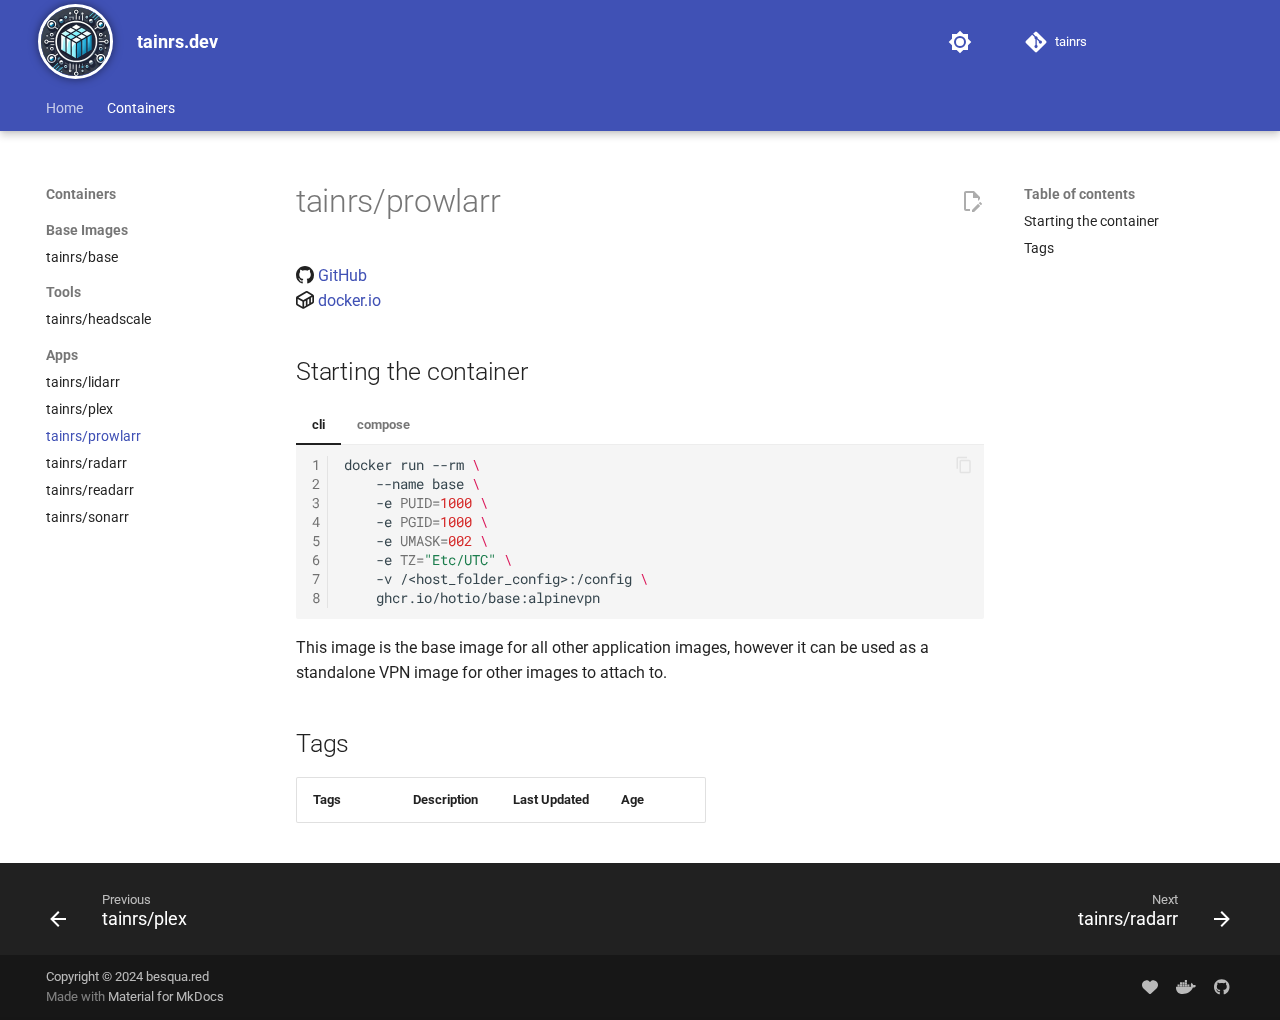
<file: tainrs/prowlarr/index.html>
<!doctype html>
<html lang="en" class="no-js">
  <head>
    
      <meta charset="utf-8">
      <meta name="viewport" content="width=device-width,initial-scale=1">
      
        <meta name="description" content="Documentation for all Docker images maintained by tainrs.">
      
      
        <meta name="author" content="B. van Wetten">
      
      
        <link rel="canonical" href="https://tainrs.dev/tainrs/prowlarr/">
      
      
        <link rel="prev" href="../plex/">
      
      
        <link rel="next" href="../radarr/">
      
      
      <link rel="icon" href="../../assets/images/favicon.png">
      <meta name="generator" content="mkdocs-1.6.0, mkdocs-material-9.5.27">
    
    
      
        <title>tainrs/prowlarr - tainrs.dev</title>
      
    
    
      <link rel="stylesheet" href="../../assets/stylesheets/main.6543a935.min.css">
      
        
        <link rel="stylesheet" href="../../assets/stylesheets/palette.06af60db.min.css">
      
      


    
    
      
    
    
      
        
        
        <link rel="preconnect" href="https://fonts.gstatic.com" crossorigin>
        <link rel="stylesheet" href="https://fonts.googleapis.com/css?family=Roboto:300,300i,400,400i,700,700i%7CRoboto+Mono:400,400i,700,700i&display=fallback">
        <style>:root{--md-text-font:"Roboto";--md-code-font:"Roboto Mono"}</style>
      
    
    
      <link rel="stylesheet" href="../../stylesheets/extra.css">
    
    <script>__md_scope=new URL("../..",location),__md_hash=e=>[...e].reduce((e,_)=>(e<<5)-e+_.charCodeAt(0),0),__md_get=(e,_=localStorage,t=__md_scope)=>JSON.parse(_.getItem(t.pathname+"."+e)),__md_set=(e,_,t=localStorage,a=__md_scope)=>{try{t.setItem(a.pathname+"."+e,JSON.stringify(_))}catch(e){}}</script>
    
      

    
    
    
  </head>
  
  
    
    
      
    
    
    
    
    <body dir="ltr" data-md-color-scheme="default" data-md-color-primary="indigo" data-md-color-accent="indigo">
  
    
    <input class="md-toggle" data-md-toggle="drawer" type="checkbox" id="__drawer" autocomplete="off">
    <input class="md-toggle" data-md-toggle="search" type="checkbox" id="__search" autocomplete="off">
    <label class="md-overlay" for="__drawer"></label>
    <div data-md-component="skip">
      
        
        <a href="#starting-the-container" class="md-skip">
          Skip to content
        </a>
      
    </div>
    <div data-md-component="announce">
      
    </div>
    
    
      

  

<header class="md-header md-header--shadow md-header--lifted" data-md-component="header">
  <nav class="md-header__inner md-grid" aria-label="Header">
    <a href="../.." title="tainrs.dev" class="md-header__button md-logo" aria-label="tainrs.dev" data-md-component="logo">
      
  <img src="../../img/tainrs-logo.png" alt="logo">

    </a>
    <label class="md-header__button md-icon" for="__drawer">
      
      <svg xmlns="http://www.w3.org/2000/svg" viewBox="0 0 24 24"><path d="M3 6h18v2H3V6m0 5h18v2H3v-2m0 5h18v2H3v-2Z"/></svg>
    </label>
    <div class="md-header__title" data-md-component="header-title">
      <div class="md-header__ellipsis">
        <div class="md-header__topic">
          <span class="md-ellipsis">
            tainrs.dev
          </span>
        </div>
        <div class="md-header__topic" data-md-component="header-topic">
          <span class="md-ellipsis">
            
              tainrs/prowlarr
            
          </span>
        </div>
      </div>
    </div>
    
      
        <form class="md-header__option" data-md-component="palette">
  
    
    
    
    <input class="md-option" data-md-color-media="" data-md-color-scheme="default" data-md-color-primary="indigo" data-md-color-accent="indigo"  aria-label="Switch to dark mode"  type="radio" name="__palette" id="__palette_0">
    
      <label class="md-header__button md-icon" title="Switch to dark mode" for="__palette_1" hidden>
        <svg xmlns="http://www.w3.org/2000/svg" viewBox="0 0 24 24"><path d="M12 8a4 4 0 0 0-4 4 4 4 0 0 0 4 4 4 4 0 0 0 4-4 4 4 0 0 0-4-4m0 10a6 6 0 0 1-6-6 6 6 0 0 1 6-6 6 6 0 0 1 6 6 6 6 0 0 1-6 6m8-9.31V4h-4.69L12 .69 8.69 4H4v4.69L.69 12 4 15.31V20h4.69L12 23.31 15.31 20H20v-4.69L23.31 12 20 8.69Z"/></svg>
      </label>
    
  
    
    
    
    <input class="md-option" data-md-color-media="" data-md-color-scheme="slate" data-md-color-primary="indigo" data-md-color-accent="indigo"  aria-label="Switch to light mode"  type="radio" name="__palette" id="__palette_1">
    
      <label class="md-header__button md-icon" title="Switch to light mode" for="__palette_0" hidden>
        <svg xmlns="http://www.w3.org/2000/svg" viewBox="0 0 24 24"><path d="M12 18c-.89 0-1.74-.2-2.5-.55C11.56 16.5 13 14.42 13 12c0-2.42-1.44-4.5-3.5-5.45C10.26 6.2 11.11 6 12 6a6 6 0 0 1 6 6 6 6 0 0 1-6 6m8-9.31V4h-4.69L12 .69 8.69 4H4v4.69L.69 12 4 15.31V20h4.69L12 23.31 15.31 20H20v-4.69L23.31 12 20 8.69Z"/></svg>
      </label>
    
  
</form>
      
    
    
      <script>var media,input,key,value,palette=__md_get("__palette");if(palette&&palette.color){"(prefers-color-scheme)"===palette.color.media&&(media=matchMedia("(prefers-color-scheme: light)"),input=document.querySelector(media.matches?"[data-md-color-media='(prefers-color-scheme: light)']":"[data-md-color-media='(prefers-color-scheme: dark)']"),palette.color.media=input.getAttribute("data-md-color-media"),palette.color.scheme=input.getAttribute("data-md-color-scheme"),palette.color.primary=input.getAttribute("data-md-color-primary"),palette.color.accent=input.getAttribute("data-md-color-accent"));for([key,value]of Object.entries(palette.color))document.body.setAttribute("data-md-color-"+key,value)}</script>
    
    
    
    
      <div class="md-header__source">
        <a href="https://github.com/tainrs/site" title="Go to repository" class="md-source" data-md-component="source">
  <div class="md-source__icon md-icon">
    
    <svg xmlns="http://www.w3.org/2000/svg" viewBox="0 0 448 512"><!--! Font Awesome Free 6.5.2 by @fontawesome - https://fontawesome.com License - https://fontawesome.com/license/free (Icons: CC BY 4.0, Fonts: SIL OFL 1.1, Code: MIT License) Copyright 2024 Fonticons, Inc.--><path d="M439.55 236.05 244 40.45a28.87 28.87 0 0 0-40.81 0l-40.66 40.63 51.52 51.52c27.06-9.14 52.68 16.77 43.39 43.68l49.66 49.66c34.23-11.8 61.18 31 35.47 56.69-26.49 26.49-70.21-2.87-56-37.34L240.22 199v121.85c25.3 12.54 22.26 41.85 9.08 55a34.34 34.34 0 0 1-48.55 0c-17.57-17.6-11.07-46.91 11.25-56v-123c-20.8-8.51-24.6-30.74-18.64-45L142.57 101 8.45 235.14a28.86 28.86 0 0 0 0 40.81l195.61 195.6a28.86 28.86 0 0 0 40.8 0l194.69-194.69a28.86 28.86 0 0 0 0-40.81z"/></svg>
  </div>
  <div class="md-source__repository">
    tainrs
  </div>
</a>
      </div>
    
  </nav>
  
    
      
<nav class="md-tabs" aria-label="Tabs" data-md-component="tabs">
  <div class="md-grid">
    <ul class="md-tabs__list">
      
        
  
  
  
    <li class="md-tabs__item">
      <a href="../.." class="md-tabs__link">
        
  
    
  
  Home

      </a>
    </li>
  

      
        
  
  
    
  
  
    
    
      
  
  
    
  
  
    
    
      <li class="md-tabs__item md-tabs__item--active">
        <a href="../base/" class="md-tabs__link">
          
  
  Containers

        </a>
      </li>
    
  

    
  

      
    </ul>
  </div>
</nav>
    
  
</header>
    
    <div class="md-container" data-md-component="container">
      
      
        
      
      <main class="md-main" data-md-component="main">
        <div class="md-main__inner md-grid">
          
            
              
              <div class="md-sidebar md-sidebar--primary" data-md-component="sidebar" data-md-type="navigation" >
                <div class="md-sidebar__scrollwrap">
                  <div class="md-sidebar__inner">
                    


  


<nav class="md-nav md-nav--primary md-nav--lifted" aria-label="Navigation" data-md-level="0">
  <label class="md-nav__title" for="__drawer">
    <a href="../.." title="tainrs.dev" class="md-nav__button md-logo" aria-label="tainrs.dev" data-md-component="logo">
      
  <img src="../../img/tainrs-logo.png" alt="logo">

    </a>
    tainrs.dev
  </label>
  
    <div class="md-nav__source">
      <a href="https://github.com/tainrs/site" title="Go to repository" class="md-source" data-md-component="source">
  <div class="md-source__icon md-icon">
    
    <svg xmlns="http://www.w3.org/2000/svg" viewBox="0 0 448 512"><!--! Font Awesome Free 6.5.2 by @fontawesome - https://fontawesome.com License - https://fontawesome.com/license/free (Icons: CC BY 4.0, Fonts: SIL OFL 1.1, Code: MIT License) Copyright 2024 Fonticons, Inc.--><path d="M439.55 236.05 244 40.45a28.87 28.87 0 0 0-40.81 0l-40.66 40.63 51.52 51.52c27.06-9.14 52.68 16.77 43.39 43.68l49.66 49.66c34.23-11.8 61.18 31 35.47 56.69-26.49 26.49-70.21-2.87-56-37.34L240.22 199v121.85c25.3 12.54 22.26 41.85 9.08 55a34.34 34.34 0 0 1-48.55 0c-17.57-17.6-11.07-46.91 11.25-56v-123c-20.8-8.51-24.6-30.74-18.64-45L142.57 101 8.45 235.14a28.86 28.86 0 0 0 0 40.81l195.61 195.6a28.86 28.86 0 0 0 40.8 0l194.69-194.69a28.86 28.86 0 0 0 0-40.81z"/></svg>
  </div>
  <div class="md-source__repository">
    tainrs
  </div>
</a>
    </div>
  
  <ul class="md-nav__list" data-md-scrollfix>
    
      
      
  
  
  
  
    <li class="md-nav__item">
      <a href="../.." class="md-nav__link">
        
  
  <span class="md-ellipsis">
    Home
  </span>
  

      </a>
    </li>
  

    
      
      
  
  
    
  
  
  
    
    
    
      
        
        
      
      
        
      
    
    
    <li class="md-nav__item md-nav__item--active md-nav__item--section md-nav__item--nested">
      
        
        
        <input class="md-nav__toggle md-toggle " type="checkbox" id="__nav_2" checked>
        
          
          <label class="md-nav__link" for="__nav_2" id="__nav_2_label" tabindex="">
            
  
  <span class="md-ellipsis">
    Containers
  </span>
  

            <span class="md-nav__icon md-icon"></span>
          </label>
        
        <nav class="md-nav" data-md-level="1" aria-labelledby="__nav_2_label" aria-expanded="true">
          <label class="md-nav__title" for="__nav_2">
            <span class="md-nav__icon md-icon"></span>
            Containers
          </label>
          <ul class="md-nav__list" data-md-scrollfix>
            
              
                
  
  
  
  
    
    
    
      
      
        
          
          
        
      
    
    
    <li class="md-nav__item md-nav__item--section md-nav__item--nested">
      
        
        
        <input class="md-nav__toggle md-toggle " type="checkbox" id="__nav_2_1" >
        
          
          <label class="md-nav__link" for="__nav_2_1" id="__nav_2_1_label" tabindex="">
            
  
  <span class="md-ellipsis">
    Base Images
  </span>
  

            <span class="md-nav__icon md-icon"></span>
          </label>
        
        <nav class="md-nav" data-md-level="2" aria-labelledby="__nav_2_1_label" aria-expanded="false">
          <label class="md-nav__title" for="__nav_2_1">
            <span class="md-nav__icon md-icon"></span>
            Base Images
          </label>
          <ul class="md-nav__list" data-md-scrollfix>
            
              
                
  
  
  
  
    <li class="md-nav__item">
      <a href="../base/" class="md-nav__link">
        
  
  <span class="md-ellipsis">
    tainrs/base
  </span>
  

      </a>
    </li>
  

              
            
          </ul>
        </nav>
      
    </li>
  

              
            
              
                
  
  
  
  
    
    
    
      
      
        
          
          
        
      
    
    
    <li class="md-nav__item md-nav__item--section md-nav__item--nested">
      
        
        
        <input class="md-nav__toggle md-toggle " type="checkbox" id="__nav_2_2" >
        
          
          <label class="md-nav__link" for="__nav_2_2" id="__nav_2_2_label" tabindex="">
            
  
  <span class="md-ellipsis">
    Tools
  </span>
  

            <span class="md-nav__icon md-icon"></span>
          </label>
        
        <nav class="md-nav" data-md-level="2" aria-labelledby="__nav_2_2_label" aria-expanded="false">
          <label class="md-nav__title" for="__nav_2_2">
            <span class="md-nav__icon md-icon"></span>
            Tools
          </label>
          <ul class="md-nav__list" data-md-scrollfix>
            
              
                
  
  
  
  
    <li class="md-nav__item">
      <a href="../headscale/" class="md-nav__link">
        
  
  <span class="md-ellipsis">
    tainrs/headscale
  </span>
  

      </a>
    </li>
  

              
            
          </ul>
        </nav>
      
    </li>
  

              
            
              
                
  
  
    
  
  
  
    
    
    
      
      
        
          
          
        
      
    
    
    <li class="md-nav__item md-nav__item--active md-nav__item--section md-nav__item--nested">
      
        
        
        <input class="md-nav__toggle md-toggle " type="checkbox" id="__nav_2_3" checked>
        
          
          <label class="md-nav__link" for="__nav_2_3" id="__nav_2_3_label" tabindex="">
            
  
  <span class="md-ellipsis">
    Apps
  </span>
  

            <span class="md-nav__icon md-icon"></span>
          </label>
        
        <nav class="md-nav" data-md-level="2" aria-labelledby="__nav_2_3_label" aria-expanded="true">
          <label class="md-nav__title" for="__nav_2_3">
            <span class="md-nav__icon md-icon"></span>
            Apps
          </label>
          <ul class="md-nav__list" data-md-scrollfix>
            
              
                
  
  
  
  
    <li class="md-nav__item">
      <a href="../lidarr/" class="md-nav__link">
        
  
  <span class="md-ellipsis">
    tainrs/lidarr
  </span>
  

      </a>
    </li>
  

              
            
              
                
  
  
  
  
    <li class="md-nav__item">
      <a href="../plex/" class="md-nav__link">
        
  
  <span class="md-ellipsis">
    tainrs/plex
  </span>
  

      </a>
    </li>
  

              
            
              
                
  
  
    
  
  
  
    <li class="md-nav__item md-nav__item--active">
      
      <input class="md-nav__toggle md-toggle" type="checkbox" id="__toc">
      
      
      
        <label class="md-nav__link md-nav__link--active" for="__toc">
          
  
  <span class="md-ellipsis">
    tainrs/prowlarr
  </span>
  

          <span class="md-nav__icon md-icon"></span>
        </label>
      
      <a href="./" class="md-nav__link md-nav__link--active">
        
  
  <span class="md-ellipsis">
    tainrs/prowlarr
  </span>
  

      </a>
      
        

<nav class="md-nav md-nav--secondary" aria-label="Table of contents">
  
  
  
  
    <label class="md-nav__title" for="__toc">
      <span class="md-nav__icon md-icon"></span>
      Table of contents
    </label>
    <ul class="md-nav__list" data-md-component="toc" data-md-scrollfix>
      
        <li class="md-nav__item">
  <a href="#starting-the-container" class="md-nav__link">
    <span class="md-ellipsis">
      Starting the container
    </span>
  </a>
  
</li>
      
        <li class="md-nav__item">
  <a href="#tags" class="md-nav__link">
    <span class="md-ellipsis">
      Tags
    </span>
  </a>
  
</li>
      
    </ul>
  
</nav>
      
    </li>
  

              
            
              
                
  
  
  
  
    <li class="md-nav__item">
      <a href="../radarr/" class="md-nav__link">
        
  
  <span class="md-ellipsis">
    tainrs/radarr
  </span>
  

      </a>
    </li>
  

              
            
              
                
  
  
  
  
    <li class="md-nav__item">
      <a href="../readarr/" class="md-nav__link">
        
  
  <span class="md-ellipsis">
    tainrs/readarr
  </span>
  

      </a>
    </li>
  

              
            
              
                
  
  
  
  
    <li class="md-nav__item">
      <a href="../sonarr/" class="md-nav__link">
        
  
  <span class="md-ellipsis">
    tainrs/sonarr
  </span>
  

      </a>
    </li>
  

              
            
          </ul>
        </nav>
      
    </li>
  

              
            
          </ul>
        </nav>
      
    </li>
  

    
  </ul>
</nav>
                  </div>
                </div>
              </div>
            
            
              
              <div class="md-sidebar md-sidebar--secondary" data-md-component="sidebar" data-md-type="toc" >
                <div class="md-sidebar__scrollwrap">
                  <div class="md-sidebar__inner">
                    

<nav class="md-nav md-nav--secondary" aria-label="Table of contents">
  
  
  
  
    <label class="md-nav__title" for="__toc">
      <span class="md-nav__icon md-icon"></span>
      Table of contents
    </label>
    <ul class="md-nav__list" data-md-component="toc" data-md-scrollfix>
      
        <li class="md-nav__item">
  <a href="#starting-the-container" class="md-nav__link">
    <span class="md-ellipsis">
      Starting the container
    </span>
  </a>
  
</li>
      
        <li class="md-nav__item">
  <a href="#tags" class="md-nav__link">
    <span class="md-ellipsis">
      Tags
    </span>
  </a>
  
</li>
      
    </ul>
  
</nav>
                  </div>
                </div>
              </div>
            
          
          
            <div class="md-content" data-md-component="content">
              <article class="md-content__inner md-typeset">
                
                  

  
    <a href="https://github.com/tainrs/site/edit/main/docs/tainrs/prowlarr.md" title="Edit this page" class="md-content__button md-icon">
      
      <svg xmlns="http://www.w3.org/2000/svg" viewBox="0 0 24 24"><path d="M10 20H6V4h7v5h5v3.1l2-2V8l-6-6H6c-1.1 0-2 .9-2 2v16c0 1.1.9 2 2 2h4v-2m10.2-7c.1 0 .3.1.4.2l1.3 1.3c.2.2.2.6 0 .8l-1 1-2.1-2.1 1-1c.1-.1.2-.2.4-.2m0 3.9L14.1 23H12v-2.1l6.1-6.1 2.1 2.1Z"/></svg>
    </a>
  
  


  <h1>tainrs/prowlarr</h1>

<p><span class="twemoji"><svg xmlns="http://www.w3.org/2000/svg" viewBox="0 0 16 16"><path d="M8 0c4.42 0 8 3.58 8 8a8.013 8.013 0 0 1-5.45 7.59c-.4.08-.55-.17-.55-.38 0-.27.01-1.13.01-2.2 0-.75-.25-1.23-.54-1.48 1.78-.2 3.65-.88 3.65-3.95 0-.88-.31-1.59-.82-2.15.08-.2.36-1.02-.08-2.12 0 0-.67-.22-2.2.82-.64-.18-1.32-.27-2-.27-.68 0-1.36.09-2 .27-1.53-1.03-2.2-.82-2.2-.82-.44 1.1-.16 1.92-.08 2.12-.51.56-.82 1.28-.82 2.15 0 3.06 1.86 3.75 3.64 3.95-.23.2-.44.55-.51 1.07-.46.21-1.61.55-2.33-.66-.15-.24-.6-.83-1.23-.82-.67.01-.27.38.01.53.34.19.73.9.82 1.13.16.45.68 1.31 2.69.94 0 .67.01 1.3.01 1.49 0 .21-.15.45-.55.38A7.995 7.995 0 0 1 0 8c0-4.42 3.58-8 8-8Z"/></svg></span> <a id=github-link href="" class="header-icons" target="_blank" rel="noopener">GitHub</a><br>
<span class="twemoji"><svg xmlns="http://www.w3.org/2000/svg" viewBox="0 0 16 16"><path d="m10.41.24 4.711 2.774c.544.316.878.897.879 1.526v5.01a1.77 1.77 0 0 1-.88 1.53l-7.753 4.521-.002.001a1.769 1.769 0 0 1-1.774 0H5.59L.873 12.85A1.761 1.761 0 0 1 0 11.327V6.292c0-.304.078-.598.22-.855l.004-.005.01-.019c.15-.262.369-.486.64-.643L8.641.239a1.752 1.752 0 0 1 1.765 0l.002.001ZM9.397 1.534l-7.17 4.182 4.116 2.388a.27.27 0 0 0 .269 0l7.152-4.148-4.115-2.422a.252.252 0 0 0-.252 0Zm-7.768 10.02 4.1 2.393V9.474a1.807 1.807 0 0 1-.138-.072L1.5 7.029v4.298c0 .095.05.181.129.227Zm8.6.642 1.521-.887v-4.45l-1.521.882ZM7.365 9.402h.001c-.044.026-.09.049-.136.071v4.472l1.5-.875V8.61Zm5.885 1.032 1.115-.65h.002a.267.267 0 0 0 .133-.232V5.264l-1.25.725Z"/></svg></span> <a id=dockerio-link href="" class="header-icons" target="_blank" rel="noopener">docker.io</a></p>
<div id="project-links"></div>

<h2 id="starting-the-container">Starting the container</h2>
<div class="tabbed-set tabbed-alternate" data-tabs="1:2"><input checked="checked" id="__tabbed_1_1" name="__tabbed_1" type="radio" /><input id="__tabbed_1_2" name="__tabbed_1" type="radio" /><div class="tabbed-labels"><label for="__tabbed_1_1">cli</label><label for="__tabbed_1_2">compose</label></div>
<div class="tabbed-content">
<div class="tabbed-block">
<div class="language-shell highlight"><table class="highlighttable"><tr><td class="linenos"><div class="linenodiv"><pre><span></span><span class="normal"><a href="#__codelineno-0-1">1</a></span>
<span class="normal"><a href="#__codelineno-0-2">2</a></span>
<span class="normal"><a href="#__codelineno-0-3">3</a></span>
<span class="normal"><a href="#__codelineno-0-4">4</a></span>
<span class="normal"><a href="#__codelineno-0-5">5</a></span>
<span class="normal"><a href="#__codelineno-0-6">6</a></span>
<span class="normal"><a href="#__codelineno-0-7">7</a></span>
<span class="normal"><a href="#__codelineno-0-8">8</a></span></pre></div></td><td class="code"><div><pre><span></span><code><span id="__span-0-1"><a id="__codelineno-0-1" name="__codelineno-0-1"></a>docker<span class="w"> </span>run<span class="w"> </span>--rm<span class="w"> </span><span class="se">\</span>
</span><span id="__span-0-2"><a id="__codelineno-0-2" name="__codelineno-0-2"></a><span class="w">    </span>--name<span class="w"> </span>base<span class="w"> </span><span class="se">\</span>
</span><span id="__span-0-3"><a id="__codelineno-0-3" name="__codelineno-0-3"></a><span class="w">    </span>-e<span class="w"> </span><span class="nv">PUID</span><span class="o">=</span><span class="m">1000</span><span class="w"> </span><span class="se">\</span>
</span><span id="__span-0-4"><a id="__codelineno-0-4" name="__codelineno-0-4"></a><span class="w">    </span>-e<span class="w"> </span><span class="nv">PGID</span><span class="o">=</span><span class="m">1000</span><span class="w"> </span><span class="se">\</span>
</span><span id="__span-0-5"><a id="__codelineno-0-5" name="__codelineno-0-5"></a><span class="w">    </span>-e<span class="w"> </span><span class="nv">UMASK</span><span class="o">=</span><span class="m">002</span><span class="w"> </span><span class="se">\</span>
</span><span id="__span-0-6"><a id="__codelineno-0-6" name="__codelineno-0-6"></a><span class="w">    </span>-e<span class="w"> </span><span class="nv">TZ</span><span class="o">=</span><span class="s2">&quot;Etc/UTC&quot;</span><span class="w"> </span><span class="se">\</span>
</span><span id="__span-0-7"><a id="__codelineno-0-7" name="__codelineno-0-7"></a><span class="w">    </span>-v<span class="w"> </span>/&lt;host_folder_config&gt;:/config<span class="w"> </span><span class="se">\</span>
</span><span id="__span-0-8"><a id="__codelineno-0-8" name="__codelineno-0-8"></a><span class="w">    </span>ghcr.io/hotio/base:alpinevpn
</span></code></pre></div></td></tr></table></div>
</div>
<div class="tabbed-block">
<div class="language-yaml highlight"><table class="highlighttable"><tr><td class="linenos"><div class="linenodiv"><pre><span></span><span class="normal"><a href="#__codelineno-1-1"> 1</a></span>
<span class="normal"><a href="#__codelineno-1-2"> 2</a></span>
<span class="normal"><a href="#__codelineno-1-3"> 3</a></span>
<span class="normal"><a href="#__codelineno-1-4"> 4</a></span>
<span class="normal"><a href="#__codelineno-1-5"> 5</a></span>
<span class="normal"><a href="#__codelineno-1-6"> 6</a></span>
<span class="normal"><a href="#__codelineno-1-7"> 7</a></span>
<span class="normal"><a href="#__codelineno-1-8"> 8</a></span>
<span class="normal"><a href="#__codelineno-1-9"> 9</a></span>
<span class="normal"><a href="#__codelineno-1-10">10</a></span>
<span class="normal"><a href="#__codelineno-1-11">11</a></span></pre></div></td><td class="code"><div><pre><span></span><code><span id="__span-1-1"><a id="__codelineno-1-1" name="__codelineno-1-1"></a><span class="nt">services</span><span class="p">:</span>
</span><span id="__span-1-2"><a id="__codelineno-1-2" name="__codelineno-1-2"></a><span class="w">  </span><span class="nt">base</span><span class="p">:</span>
</span><span id="__span-1-3"><a id="__codelineno-1-3" name="__codelineno-1-3"></a><span class="w">    </span><span class="nt">container_name</span><span class="p">:</span><span class="w"> </span><span class="l l-Scalar l-Scalar-Plain">base</span>
</span><span id="__span-1-4"><a id="__codelineno-1-4" name="__codelineno-1-4"></a><span class="w">    </span><span class="nt">image</span><span class="p">:</span><span class="w"> </span><span class="l l-Scalar l-Scalar-Plain">ghcr.io/hotio/base:alpinevpn</span>
</span><span id="__span-1-5"><a id="__codelineno-1-5" name="__codelineno-1-5"></a><span class="w">    </span><span class="nt">environment</span><span class="p">:</span>
</span><span id="__span-1-6"><a id="__codelineno-1-6" name="__codelineno-1-6"></a><span class="w">      </span><span class="p p-Indicator">-</span><span class="w"> </span><span class="l l-Scalar l-Scalar-Plain">PUID=1000</span>
</span><span id="__span-1-7"><a id="__codelineno-1-7" name="__codelineno-1-7"></a><span class="w">      </span><span class="p p-Indicator">-</span><span class="w"> </span><span class="l l-Scalar l-Scalar-Plain">PGID=1000</span>
</span><span id="__span-1-8"><a id="__codelineno-1-8" name="__codelineno-1-8"></a><span class="w">      </span><span class="p p-Indicator">-</span><span class="w"> </span><span class="l l-Scalar l-Scalar-Plain">UMASK=002</span>
</span><span id="__span-1-9"><a id="__codelineno-1-9" name="__codelineno-1-9"></a><span class="w">      </span><span class="p p-Indicator">-</span><span class="w"> </span><span class="l l-Scalar l-Scalar-Plain">TZ=Etc/UTC</span>
</span><span id="__span-1-10"><a id="__codelineno-1-10" name="__codelineno-1-10"></a><span class="w">    </span><span class="nt">volumes</span><span class="p">:</span>
</span><span id="__span-1-11"><a id="__codelineno-1-11" name="__codelineno-1-11"></a><span class="w">      </span><span class="p p-Indicator">-</span><span class="w"> </span><span class="l l-Scalar l-Scalar-Plain">/&lt;host_folder_config&gt;:/config</span>
</span></code></pre></div></td></tr></table></div>
</div>
</div>
</div>
<p>This image is the base image for all other application images, however it can be used as a standalone VPN image for other images to attach to.</p>
<h2 id="tags">Tags</h2>
<table id= "tags-table">
  <thead>
    <th style="white-space:nowrap;">Tags</th>
    <th style="white-space:nowrap;">Description</th>
    <th style="white-space:nowrap;">Last Updated</th>
    <th style="white-space:nowrap;">Age</th>
  </thead>
  <tbody>
  </tbody>
</table>












                
              </article>
            </div>
          
          
<script>var target=document.getElementById(location.hash.slice(1));target&&target.name&&(target.checked=target.name.startsWith("__tabbed_"))</script>
        </div>
        
          <button type="button" class="md-top md-icon" data-md-component="top" hidden>
  
  <svg xmlns="http://www.w3.org/2000/svg" viewBox="0 0 24 24"><path d="M13 20h-2V8l-5.5 5.5-1.42-1.42L12 4.16l7.92 7.92-1.42 1.42L13 8v12Z"/></svg>
  Back to top
</button>
        
      </main>
      
        <footer class="md-footer">
  
    
      
      <nav class="md-footer__inner md-grid" aria-label="Footer" >
        
          
          <a href="../plex/" class="md-footer__link md-footer__link--prev" aria-label="Previous: tainrs/plex">
            <div class="md-footer__button md-icon">
              
              <svg xmlns="http://www.w3.org/2000/svg" viewBox="0 0 24 24"><path d="M20 11v2H8l5.5 5.5-1.42 1.42L4.16 12l7.92-7.92L13.5 5.5 8 11h12Z"/></svg>
            </div>
            <div class="md-footer__title">
              <span class="md-footer__direction">
                Previous
              </span>
              <div class="md-ellipsis">
                tainrs/plex
              </div>
            </div>
          </a>
        
        
          
          <a href="../radarr/" class="md-footer__link md-footer__link--next" aria-label="Next: tainrs/radarr">
            <div class="md-footer__title">
              <span class="md-footer__direction">
                Next
              </span>
              <div class="md-ellipsis">
                tainrs/radarr
              </div>
            </div>
            <div class="md-footer__button md-icon">
              
              <svg xmlns="http://www.w3.org/2000/svg" viewBox="0 0 24 24"><path d="M4 11v2h12l-5.5 5.5 1.42 1.42L19.84 12l-7.92-7.92L10.5 5.5 16 11H4Z"/></svg>
            </div>
          </a>
        
      </nav>
    
  
  <div class="md-footer-meta md-typeset">
    <div class="md-footer-meta__inner md-grid">
      <div class="md-copyright">
  
    <div class="md-copyright__highlight">
      Copyright &copy; 2024 besqua.red<br/>
    </div>
  
  
    Made with
    <a href="https://squidfunk.github.io/mkdocs-material/" target="_blank" rel="noopener">
      Material for MkDocs
    </a>
  
</div>
      
        <div class="md-social">
  
    
    
    
    
    <a href="https://tainrs.dev/donate" target="_blank" rel="noopener" title="Donate" class="md-social__link">
      <svg xmlns="http://www.w3.org/2000/svg" viewBox="0 0 512 512"><!--! Font Awesome Free 6.5.2 by @fontawesome - https://fontawesome.com License - https://fontawesome.com/license/free (Icons: CC BY 4.0, Fonts: SIL OFL 1.1, Code: MIT License) Copyright 2024 Fonticons, Inc.--><path d="m47.6 300.4 180.7 168.7c7.5 7 17.4 10.9 27.7 10.9s20.2-3.9 27.7-10.9l180.7-168.7c30.4-28.3 47.6-68 47.6-109.5v-5.8c0-69.9-50.5-129.5-119.4-141-45.6-7.6-92 7.3-124.6 39.9l-12 12-12-12c-32.6-32.6-79-47.5-124.6-39.9C50.5 55.6 0 115.2 0 185.1v5.8c0 41.5 17.2 81.2 47.6 109.5z"/></svg>
    </a>
  
    
    
    
    
    <a href="https://tainrs.dev/dockerhub" target="_blank" rel="noopener" title="Docker" class="md-social__link">
      <svg xmlns="http://www.w3.org/2000/svg" viewBox="0 0 640 512"><!--! Font Awesome Free 6.5.2 by @fontawesome - https://fontawesome.com License - https://fontawesome.com/license/free (Icons: CC BY 4.0, Fonts: SIL OFL 1.1, Code: MIT License) Copyright 2024 Fonticons, Inc.--><path d="M349.9 236.3h-66.1v-59.4h66.1v59.4zm0-204.3h-66.1v60.7h66.1V32zm78.2 144.8H362v59.4h66.1v-59.4zm-156.3-72.1h-66.1v60.1h66.1v-60.1zm78.1 0h-66.1v60.1h66.1v-60.1zm276.8 100c-14.4-9.7-47.6-13.2-73.1-8.4-3.3-24-16.7-44.9-41.1-63.7l-14-9.3-9.3 14c-18.4 27.8-23.4 73.6-3.7 103.8-8.7 4.7-25.8 11.1-48.4 10.7H2.4c-8.7 50.8 5.8 116.8 44 162.1 37.1 43.9 92.7 66.2 165.4 66.2 157.4 0 273.9-72.5 328.4-204.2 21.4.4 67.6.1 91.3-45.2 1.5-2.5 6.6-13.2 8.5-17.1l-13.3-8.9zm-511.1-27.9h-66v59.4h66.1v-59.4zm78.1 0h-66.1v59.4h66.1v-59.4zm78.1 0h-66.1v59.4h66.1v-59.4zm-78.1-72.1h-66.1v60.1h66.1v-60.1z"/></svg>
    </a>
  
    
    
    
    
    <a href="https://tainrs.dev/github" target="_blank" rel="noopener" title="GitHub" class="md-social__link">
      <svg xmlns="http://www.w3.org/2000/svg" viewBox="0 0 496 512"><!--! Font Awesome Free 6.5.2 by @fontawesome - https://fontawesome.com License - https://fontawesome.com/license/free (Icons: CC BY 4.0, Fonts: SIL OFL 1.1, Code: MIT License) Copyright 2024 Fonticons, Inc.--><path d="M165.9 397.4c0 2-2.3 3.6-5.2 3.6-3.3.3-5.6-1.3-5.6-3.6 0-2 2.3-3.6 5.2-3.6 3-.3 5.6 1.3 5.6 3.6zm-31.1-4.5c-.7 2 1.3 4.3 4.3 4.9 2.6 1 5.6 0 6.2-2s-1.3-4.3-4.3-5.2c-2.6-.7-5.5.3-6.2 2.3zm44.2-1.7c-2.9.7-4.9 2.6-4.6 4.9.3 2 2.9 3.3 5.9 2.6 2.9-.7 4.9-2.6 4.6-4.6-.3-1.9-3-3.2-5.9-2.9zM244.8 8C106.1 8 0 113.3 0 252c0 110.9 69.8 205.8 169.5 239.2 12.8 2.3 17.3-5.6 17.3-12.1 0-6.2-.3-40.4-.3-61.4 0 0-70 15-84.7-29.8 0 0-11.4-29.1-27.8-36.6 0 0-22.9-15.7 1.6-15.4 0 0 24.9 2 38.6 25.8 21.9 38.6 58.6 27.5 72.9 20.9 2.3-16 8.8-27.1 16-33.7-55.9-6.2-112.3-14.3-112.3-110.5 0-27.5 7.6-41.3 23.6-58.9-2.6-6.5-11.1-33.3 2.6-67.9 20.9-6.5 69 27 69 27 20-5.6 41.5-8.5 62.8-8.5s42.8 2.9 62.8 8.5c0 0 48.1-33.6 69-27 13.7 34.7 5.2 61.4 2.6 67.9 16 17.7 25.8 31.5 25.8 58.9 0 96.5-58.9 104.2-114.8 110.5 9.2 7.9 17 22.9 17 46.4 0 33.7-.3 75.4-.3 83.6 0 6.5 4.6 14.4 17.3 12.1C428.2 457.8 496 362.9 496 252 496 113.3 383.5 8 244.8 8zM97.2 352.9c-1.3 1-1 3.3.7 5.2 1.6 1.6 3.9 2.3 5.2 1 1.3-1 1-3.3-.7-5.2-1.6-1.6-3.9-2.3-5.2-1zm-10.8-8.1c-.7 1.3.3 2.9 2.3 3.9 1.6 1 3.6.7 4.3-.7.7-1.3-.3-2.9-2.3-3.9-2-.6-3.6-.3-4.3.7zm32.4 35.6c-1.6 1.3-1 4.3 1.3 6.2 2.3 2.3 5.2 2.6 6.5 1 1.3-1.3.7-4.3-1.3-6.2-2.2-2.3-5.2-2.6-6.5-1zm-11.4-14.7c-1.6 1-1.6 3.6 0 5.9 1.6 2.3 4.3 3.3 5.6 2.3 1.6-1.3 1.6-3.9 0-6.2-1.4-2.3-4-3.3-5.6-2z"/></svg>
    </a>
  
</div>
      
    </div>
  </div>
</footer>
      
    </div>
    <div class="md-dialog" data-md-component="dialog">
      <div class="md-dialog__inner md-typeset"></div>
    </div>
    
    
    <script id="__config" type="application/json">{"base": "../..", "features": ["content.action.edit", "navigation.tabs", "navigation.tabs.sticky", "navigation.sections", "navigation.top", "navigation.footer", "content.code.copy", "content.code.select", "content.code.annotate"], "search": "../../assets/javascripts/workers/search.b8dbb3d2.min.js", "translations": {"clipboard.copied": "Copied to clipboard", "clipboard.copy": "Copy to clipboard", "search.result.more.one": "1 more on this page", "search.result.more.other": "# more on this page", "search.result.none": "No matching documents", "search.result.one": "1 matching document", "search.result.other": "# matching documents", "search.result.placeholder": "Type to start searching", "search.result.term.missing": "Missing", "select.version": "Select version"}}</script>
    
    
      <script src="../../assets/javascripts/bundle.ad660dcc.min.js"></script>
      
        <script src="https://ajax.googleapis.com/ajax/libs/jquery/3.5.1/jquery.min.js"></script>
      
        <script src="../../javascripts/loadJSON.js"></script>
      
    
  </body>
</html>
</file>
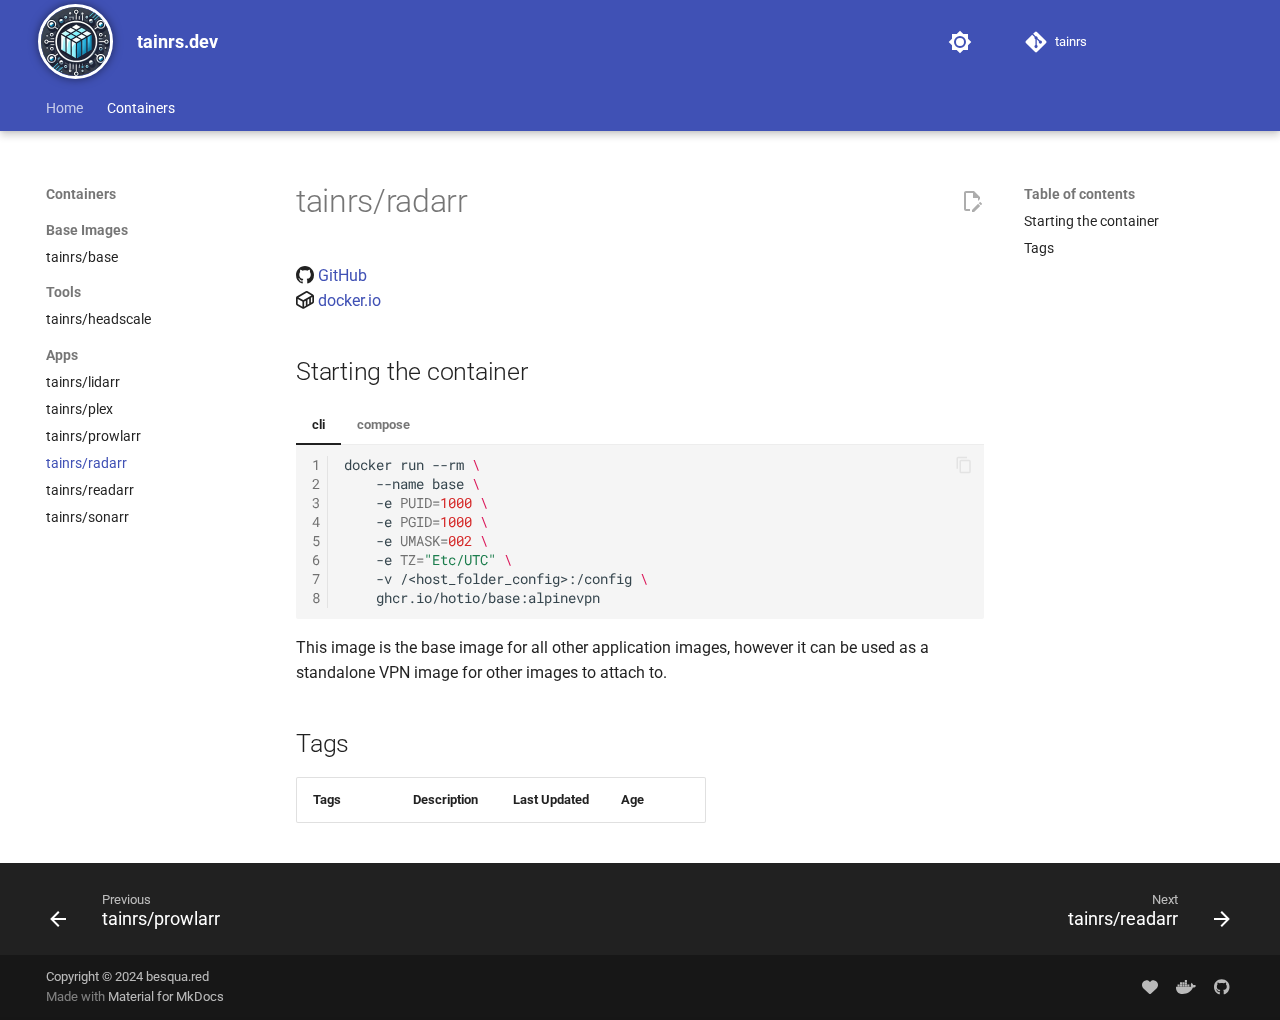
<file: tainrs/radarr/index.html>
<!doctype html>
<html lang="en" class="no-js">
  <head>
    
      <meta charset="utf-8">
      <meta name="viewport" content="width=device-width,initial-scale=1">
      
        <meta name="description" content="Documentation for all Docker images maintained by tainrs.">
      
      
        <meta name="author" content="B. van Wetten">
      
      
        <link rel="canonical" href="https://tainrs.dev/tainrs/radarr/">
      
      
        <link rel="prev" href="../prowlarr/">
      
      
        <link rel="next" href="../readarr/">
      
      
      <link rel="icon" href="../../assets/images/favicon.png">
      <meta name="generator" content="mkdocs-1.6.0, mkdocs-material-9.5.27">
    
    
      
        <title>tainrs/radarr - tainrs.dev</title>
      
    
    
      <link rel="stylesheet" href="../../assets/stylesheets/main.6543a935.min.css">
      
        
        <link rel="stylesheet" href="../../assets/stylesheets/palette.06af60db.min.css">
      
      


    
    
      
    
    
      
        
        
        <link rel="preconnect" href="https://fonts.gstatic.com" crossorigin>
        <link rel="stylesheet" href="https://fonts.googleapis.com/css?family=Roboto:300,300i,400,400i,700,700i%7CRoboto+Mono:400,400i,700,700i&display=fallback">
        <style>:root{--md-text-font:"Roboto";--md-code-font:"Roboto Mono"}</style>
      
    
    
      <link rel="stylesheet" href="../../stylesheets/extra.css">
    
    <script>__md_scope=new URL("../..",location),__md_hash=e=>[...e].reduce((e,_)=>(e<<5)-e+_.charCodeAt(0),0),__md_get=(e,_=localStorage,t=__md_scope)=>JSON.parse(_.getItem(t.pathname+"."+e)),__md_set=(e,_,t=localStorage,a=__md_scope)=>{try{t.setItem(a.pathname+"."+e,JSON.stringify(_))}catch(e){}}</script>
    
      

    
    
    
  </head>
  
  
    
    
      
    
    
    
    
    <body dir="ltr" data-md-color-scheme="default" data-md-color-primary="indigo" data-md-color-accent="indigo">
  
    
    <input class="md-toggle" data-md-toggle="drawer" type="checkbox" id="__drawer" autocomplete="off">
    <input class="md-toggle" data-md-toggle="search" type="checkbox" id="__search" autocomplete="off">
    <label class="md-overlay" for="__drawer"></label>
    <div data-md-component="skip">
      
        
        <a href="#starting-the-container" class="md-skip">
          Skip to content
        </a>
      
    </div>
    <div data-md-component="announce">
      
    </div>
    
    
      

  

<header class="md-header md-header--shadow md-header--lifted" data-md-component="header">
  <nav class="md-header__inner md-grid" aria-label="Header">
    <a href="../.." title="tainrs.dev" class="md-header__button md-logo" aria-label="tainrs.dev" data-md-component="logo">
      
  <img src="../../img/tainrs-logo.png" alt="logo">

    </a>
    <label class="md-header__button md-icon" for="__drawer">
      
      <svg xmlns="http://www.w3.org/2000/svg" viewBox="0 0 24 24"><path d="M3 6h18v2H3V6m0 5h18v2H3v-2m0 5h18v2H3v-2Z"/></svg>
    </label>
    <div class="md-header__title" data-md-component="header-title">
      <div class="md-header__ellipsis">
        <div class="md-header__topic">
          <span class="md-ellipsis">
            tainrs.dev
          </span>
        </div>
        <div class="md-header__topic" data-md-component="header-topic">
          <span class="md-ellipsis">
            
              tainrs/radarr
            
          </span>
        </div>
      </div>
    </div>
    
      
        <form class="md-header__option" data-md-component="palette">
  
    
    
    
    <input class="md-option" data-md-color-media="" data-md-color-scheme="default" data-md-color-primary="indigo" data-md-color-accent="indigo"  aria-label="Switch to dark mode"  type="radio" name="__palette" id="__palette_0">
    
      <label class="md-header__button md-icon" title="Switch to dark mode" for="__palette_1" hidden>
        <svg xmlns="http://www.w3.org/2000/svg" viewBox="0 0 24 24"><path d="M12 8a4 4 0 0 0-4 4 4 4 0 0 0 4 4 4 4 0 0 0 4-4 4 4 0 0 0-4-4m0 10a6 6 0 0 1-6-6 6 6 0 0 1 6-6 6 6 0 0 1 6 6 6 6 0 0 1-6 6m8-9.31V4h-4.69L12 .69 8.69 4H4v4.69L.69 12 4 15.31V20h4.69L12 23.31 15.31 20H20v-4.69L23.31 12 20 8.69Z"/></svg>
      </label>
    
  
    
    
    
    <input class="md-option" data-md-color-media="" data-md-color-scheme="slate" data-md-color-primary="indigo" data-md-color-accent="indigo"  aria-label="Switch to light mode"  type="radio" name="__palette" id="__palette_1">
    
      <label class="md-header__button md-icon" title="Switch to light mode" for="__palette_0" hidden>
        <svg xmlns="http://www.w3.org/2000/svg" viewBox="0 0 24 24"><path d="M12 18c-.89 0-1.74-.2-2.5-.55C11.56 16.5 13 14.42 13 12c0-2.42-1.44-4.5-3.5-5.45C10.26 6.2 11.11 6 12 6a6 6 0 0 1 6 6 6 6 0 0 1-6 6m8-9.31V4h-4.69L12 .69 8.69 4H4v4.69L.69 12 4 15.31V20h4.69L12 23.31 15.31 20H20v-4.69L23.31 12 20 8.69Z"/></svg>
      </label>
    
  
</form>
      
    
    
      <script>var media,input,key,value,palette=__md_get("__palette");if(palette&&palette.color){"(prefers-color-scheme)"===palette.color.media&&(media=matchMedia("(prefers-color-scheme: light)"),input=document.querySelector(media.matches?"[data-md-color-media='(prefers-color-scheme: light)']":"[data-md-color-media='(prefers-color-scheme: dark)']"),palette.color.media=input.getAttribute("data-md-color-media"),palette.color.scheme=input.getAttribute("data-md-color-scheme"),palette.color.primary=input.getAttribute("data-md-color-primary"),palette.color.accent=input.getAttribute("data-md-color-accent"));for([key,value]of Object.entries(palette.color))document.body.setAttribute("data-md-color-"+key,value)}</script>
    
    
    
    
      <div class="md-header__source">
        <a href="https://github.com/tainrs/site" title="Go to repository" class="md-source" data-md-component="source">
  <div class="md-source__icon md-icon">
    
    <svg xmlns="http://www.w3.org/2000/svg" viewBox="0 0 448 512"><!--! Font Awesome Free 6.5.2 by @fontawesome - https://fontawesome.com License - https://fontawesome.com/license/free (Icons: CC BY 4.0, Fonts: SIL OFL 1.1, Code: MIT License) Copyright 2024 Fonticons, Inc.--><path d="M439.55 236.05 244 40.45a28.87 28.87 0 0 0-40.81 0l-40.66 40.63 51.52 51.52c27.06-9.14 52.68 16.77 43.39 43.68l49.66 49.66c34.23-11.8 61.18 31 35.47 56.69-26.49 26.49-70.21-2.87-56-37.34L240.22 199v121.85c25.3 12.54 22.26 41.85 9.08 55a34.34 34.34 0 0 1-48.55 0c-17.57-17.6-11.07-46.91 11.25-56v-123c-20.8-8.51-24.6-30.74-18.64-45L142.57 101 8.45 235.14a28.86 28.86 0 0 0 0 40.81l195.61 195.6a28.86 28.86 0 0 0 40.8 0l194.69-194.69a28.86 28.86 0 0 0 0-40.81z"/></svg>
  </div>
  <div class="md-source__repository">
    tainrs
  </div>
</a>
      </div>
    
  </nav>
  
    
      
<nav class="md-tabs" aria-label="Tabs" data-md-component="tabs">
  <div class="md-grid">
    <ul class="md-tabs__list">
      
        
  
  
  
    <li class="md-tabs__item">
      <a href="../.." class="md-tabs__link">
        
  
    
  
  Home

      </a>
    </li>
  

      
        
  
  
    
  
  
    
    
      
  
  
    
  
  
    
    
      <li class="md-tabs__item md-tabs__item--active">
        <a href="../base/" class="md-tabs__link">
          
  
  Containers

        </a>
      </li>
    
  

    
  

      
    </ul>
  </div>
</nav>
    
  
</header>
    
    <div class="md-container" data-md-component="container">
      
      
        
      
      <main class="md-main" data-md-component="main">
        <div class="md-main__inner md-grid">
          
            
              
              <div class="md-sidebar md-sidebar--primary" data-md-component="sidebar" data-md-type="navigation" >
                <div class="md-sidebar__scrollwrap">
                  <div class="md-sidebar__inner">
                    


  


<nav class="md-nav md-nav--primary md-nav--lifted" aria-label="Navigation" data-md-level="0">
  <label class="md-nav__title" for="__drawer">
    <a href="../.." title="tainrs.dev" class="md-nav__button md-logo" aria-label="tainrs.dev" data-md-component="logo">
      
  <img src="../../img/tainrs-logo.png" alt="logo">

    </a>
    tainrs.dev
  </label>
  
    <div class="md-nav__source">
      <a href="https://github.com/tainrs/site" title="Go to repository" class="md-source" data-md-component="source">
  <div class="md-source__icon md-icon">
    
    <svg xmlns="http://www.w3.org/2000/svg" viewBox="0 0 448 512"><!--! Font Awesome Free 6.5.2 by @fontawesome - https://fontawesome.com License - https://fontawesome.com/license/free (Icons: CC BY 4.0, Fonts: SIL OFL 1.1, Code: MIT License) Copyright 2024 Fonticons, Inc.--><path d="M439.55 236.05 244 40.45a28.87 28.87 0 0 0-40.81 0l-40.66 40.63 51.52 51.52c27.06-9.14 52.68 16.77 43.39 43.68l49.66 49.66c34.23-11.8 61.18 31 35.47 56.69-26.49 26.49-70.21-2.87-56-37.34L240.22 199v121.85c25.3 12.54 22.26 41.85 9.08 55a34.34 34.34 0 0 1-48.55 0c-17.57-17.6-11.07-46.91 11.25-56v-123c-20.8-8.51-24.6-30.74-18.64-45L142.57 101 8.45 235.14a28.86 28.86 0 0 0 0 40.81l195.61 195.6a28.86 28.86 0 0 0 40.8 0l194.69-194.69a28.86 28.86 0 0 0 0-40.81z"/></svg>
  </div>
  <div class="md-source__repository">
    tainrs
  </div>
</a>
    </div>
  
  <ul class="md-nav__list" data-md-scrollfix>
    
      
      
  
  
  
  
    <li class="md-nav__item">
      <a href="../.." class="md-nav__link">
        
  
  <span class="md-ellipsis">
    Home
  </span>
  

      </a>
    </li>
  

    
      
      
  
  
    
  
  
  
    
    
    
      
        
        
      
      
        
      
    
    
    <li class="md-nav__item md-nav__item--active md-nav__item--section md-nav__item--nested">
      
        
        
        <input class="md-nav__toggle md-toggle " type="checkbox" id="__nav_2" checked>
        
          
          <label class="md-nav__link" for="__nav_2" id="__nav_2_label" tabindex="">
            
  
  <span class="md-ellipsis">
    Containers
  </span>
  

            <span class="md-nav__icon md-icon"></span>
          </label>
        
        <nav class="md-nav" data-md-level="1" aria-labelledby="__nav_2_label" aria-expanded="true">
          <label class="md-nav__title" for="__nav_2">
            <span class="md-nav__icon md-icon"></span>
            Containers
          </label>
          <ul class="md-nav__list" data-md-scrollfix>
            
              
                
  
  
  
  
    
    
    
      
      
        
          
          
        
      
    
    
    <li class="md-nav__item md-nav__item--section md-nav__item--nested">
      
        
        
        <input class="md-nav__toggle md-toggle " type="checkbox" id="__nav_2_1" >
        
          
          <label class="md-nav__link" for="__nav_2_1" id="__nav_2_1_label" tabindex="">
            
  
  <span class="md-ellipsis">
    Base Images
  </span>
  

            <span class="md-nav__icon md-icon"></span>
          </label>
        
        <nav class="md-nav" data-md-level="2" aria-labelledby="__nav_2_1_label" aria-expanded="false">
          <label class="md-nav__title" for="__nav_2_1">
            <span class="md-nav__icon md-icon"></span>
            Base Images
          </label>
          <ul class="md-nav__list" data-md-scrollfix>
            
              
                
  
  
  
  
    <li class="md-nav__item">
      <a href="../base/" class="md-nav__link">
        
  
  <span class="md-ellipsis">
    tainrs/base
  </span>
  

      </a>
    </li>
  

              
            
          </ul>
        </nav>
      
    </li>
  

              
            
              
                
  
  
  
  
    
    
    
      
      
        
          
          
        
      
    
    
    <li class="md-nav__item md-nav__item--section md-nav__item--nested">
      
        
        
        <input class="md-nav__toggle md-toggle " type="checkbox" id="__nav_2_2" >
        
          
          <label class="md-nav__link" for="__nav_2_2" id="__nav_2_2_label" tabindex="">
            
  
  <span class="md-ellipsis">
    Tools
  </span>
  

            <span class="md-nav__icon md-icon"></span>
          </label>
        
        <nav class="md-nav" data-md-level="2" aria-labelledby="__nav_2_2_label" aria-expanded="false">
          <label class="md-nav__title" for="__nav_2_2">
            <span class="md-nav__icon md-icon"></span>
            Tools
          </label>
          <ul class="md-nav__list" data-md-scrollfix>
            
              
                
  
  
  
  
    <li class="md-nav__item">
      <a href="../headscale/" class="md-nav__link">
        
  
  <span class="md-ellipsis">
    tainrs/headscale
  </span>
  

      </a>
    </li>
  

              
            
          </ul>
        </nav>
      
    </li>
  

              
            
              
                
  
  
    
  
  
  
    
    
    
      
      
        
          
          
        
      
    
    
    <li class="md-nav__item md-nav__item--active md-nav__item--section md-nav__item--nested">
      
        
        
        <input class="md-nav__toggle md-toggle " type="checkbox" id="__nav_2_3" checked>
        
          
          <label class="md-nav__link" for="__nav_2_3" id="__nav_2_3_label" tabindex="">
            
  
  <span class="md-ellipsis">
    Apps
  </span>
  

            <span class="md-nav__icon md-icon"></span>
          </label>
        
        <nav class="md-nav" data-md-level="2" aria-labelledby="__nav_2_3_label" aria-expanded="true">
          <label class="md-nav__title" for="__nav_2_3">
            <span class="md-nav__icon md-icon"></span>
            Apps
          </label>
          <ul class="md-nav__list" data-md-scrollfix>
            
              
                
  
  
  
  
    <li class="md-nav__item">
      <a href="../lidarr/" class="md-nav__link">
        
  
  <span class="md-ellipsis">
    tainrs/lidarr
  </span>
  

      </a>
    </li>
  

              
            
              
                
  
  
  
  
    <li class="md-nav__item">
      <a href="../plex/" class="md-nav__link">
        
  
  <span class="md-ellipsis">
    tainrs/plex
  </span>
  

      </a>
    </li>
  

              
            
              
                
  
  
  
  
    <li class="md-nav__item">
      <a href="../prowlarr/" class="md-nav__link">
        
  
  <span class="md-ellipsis">
    tainrs/prowlarr
  </span>
  

      </a>
    </li>
  

              
            
              
                
  
  
    
  
  
  
    <li class="md-nav__item md-nav__item--active">
      
      <input class="md-nav__toggle md-toggle" type="checkbox" id="__toc">
      
      
      
        <label class="md-nav__link md-nav__link--active" for="__toc">
          
  
  <span class="md-ellipsis">
    tainrs/radarr
  </span>
  

          <span class="md-nav__icon md-icon"></span>
        </label>
      
      <a href="./" class="md-nav__link md-nav__link--active">
        
  
  <span class="md-ellipsis">
    tainrs/radarr
  </span>
  

      </a>
      
        

<nav class="md-nav md-nav--secondary" aria-label="Table of contents">
  
  
  
  
    <label class="md-nav__title" for="__toc">
      <span class="md-nav__icon md-icon"></span>
      Table of contents
    </label>
    <ul class="md-nav__list" data-md-component="toc" data-md-scrollfix>
      
        <li class="md-nav__item">
  <a href="#starting-the-container" class="md-nav__link">
    <span class="md-ellipsis">
      Starting the container
    </span>
  </a>
  
</li>
      
        <li class="md-nav__item">
  <a href="#tags" class="md-nav__link">
    <span class="md-ellipsis">
      Tags
    </span>
  </a>
  
</li>
      
    </ul>
  
</nav>
      
    </li>
  

              
            
              
                
  
  
  
  
    <li class="md-nav__item">
      <a href="../readarr/" class="md-nav__link">
        
  
  <span class="md-ellipsis">
    tainrs/readarr
  </span>
  

      </a>
    </li>
  

              
            
              
                
  
  
  
  
    <li class="md-nav__item">
      <a href="../sonarr/" class="md-nav__link">
        
  
  <span class="md-ellipsis">
    tainrs/sonarr
  </span>
  

      </a>
    </li>
  

              
            
          </ul>
        </nav>
      
    </li>
  

              
            
          </ul>
        </nav>
      
    </li>
  

    
  </ul>
</nav>
                  </div>
                </div>
              </div>
            
            
              
              <div class="md-sidebar md-sidebar--secondary" data-md-component="sidebar" data-md-type="toc" >
                <div class="md-sidebar__scrollwrap">
                  <div class="md-sidebar__inner">
                    

<nav class="md-nav md-nav--secondary" aria-label="Table of contents">
  
  
  
  
    <label class="md-nav__title" for="__toc">
      <span class="md-nav__icon md-icon"></span>
      Table of contents
    </label>
    <ul class="md-nav__list" data-md-component="toc" data-md-scrollfix>
      
        <li class="md-nav__item">
  <a href="#starting-the-container" class="md-nav__link">
    <span class="md-ellipsis">
      Starting the container
    </span>
  </a>
  
</li>
      
        <li class="md-nav__item">
  <a href="#tags" class="md-nav__link">
    <span class="md-ellipsis">
      Tags
    </span>
  </a>
  
</li>
      
    </ul>
  
</nav>
                  </div>
                </div>
              </div>
            
          
          
            <div class="md-content" data-md-component="content">
              <article class="md-content__inner md-typeset">
                
                  

  
    <a href="https://github.com/tainrs/site/edit/main/docs/tainrs/radarr.md" title="Edit this page" class="md-content__button md-icon">
      
      <svg xmlns="http://www.w3.org/2000/svg" viewBox="0 0 24 24"><path d="M10 20H6V4h7v5h5v3.1l2-2V8l-6-6H6c-1.1 0-2 .9-2 2v16c0 1.1.9 2 2 2h4v-2m10.2-7c.1 0 .3.1.4.2l1.3 1.3c.2.2.2.6 0 .8l-1 1-2.1-2.1 1-1c.1-.1.2-.2.4-.2m0 3.9L14.1 23H12v-2.1l6.1-6.1 2.1 2.1Z"/></svg>
    </a>
  
  


  <h1>tainrs/radarr</h1>

<p><span class="twemoji"><svg xmlns="http://www.w3.org/2000/svg" viewBox="0 0 16 16"><path d="M8 0c4.42 0 8 3.58 8 8a8.013 8.013 0 0 1-5.45 7.59c-.4.08-.55-.17-.55-.38 0-.27.01-1.13.01-2.2 0-.75-.25-1.23-.54-1.48 1.78-.2 3.65-.88 3.65-3.95 0-.88-.31-1.59-.82-2.15.08-.2.36-1.02-.08-2.12 0 0-.67-.22-2.2.82-.64-.18-1.32-.27-2-.27-.68 0-1.36.09-2 .27-1.53-1.03-2.2-.82-2.2-.82-.44 1.1-.16 1.92-.08 2.12-.51.56-.82 1.28-.82 2.15 0 3.06 1.86 3.75 3.64 3.95-.23.2-.44.55-.51 1.07-.46.21-1.61.55-2.33-.66-.15-.24-.6-.83-1.23-.82-.67.01-.27.38.01.53.34.19.73.9.82 1.13.16.45.68 1.31 2.69.94 0 .67.01 1.3.01 1.49 0 .21-.15.45-.55.38A7.995 7.995 0 0 1 0 8c0-4.42 3.58-8 8-8Z"/></svg></span> <a id=github-link href="" class="header-icons" target="_blank" rel="noopener">GitHub</a><br>
<span class="twemoji"><svg xmlns="http://www.w3.org/2000/svg" viewBox="0 0 16 16"><path d="m10.41.24 4.711 2.774c.544.316.878.897.879 1.526v5.01a1.77 1.77 0 0 1-.88 1.53l-7.753 4.521-.002.001a1.769 1.769 0 0 1-1.774 0H5.59L.873 12.85A1.761 1.761 0 0 1 0 11.327V6.292c0-.304.078-.598.22-.855l.004-.005.01-.019c.15-.262.369-.486.64-.643L8.641.239a1.752 1.752 0 0 1 1.765 0l.002.001ZM9.397 1.534l-7.17 4.182 4.116 2.388a.27.27 0 0 0 .269 0l7.152-4.148-4.115-2.422a.252.252 0 0 0-.252 0Zm-7.768 10.02 4.1 2.393V9.474a1.807 1.807 0 0 1-.138-.072L1.5 7.029v4.298c0 .095.05.181.129.227Zm8.6.642 1.521-.887v-4.45l-1.521.882ZM7.365 9.402h.001c-.044.026-.09.049-.136.071v4.472l1.5-.875V8.61Zm5.885 1.032 1.115-.65h.002a.267.267 0 0 0 .133-.232V5.264l-1.25.725Z"/></svg></span> <a id=dockerio-link href="" class="header-icons" target="_blank" rel="noopener">docker.io</a></p>
<div id="project-links"></div>

<h2 id="starting-the-container">Starting the container</h2>
<div class="tabbed-set tabbed-alternate" data-tabs="1:2"><input checked="checked" id="__tabbed_1_1" name="__tabbed_1" type="radio" /><input id="__tabbed_1_2" name="__tabbed_1" type="radio" /><div class="tabbed-labels"><label for="__tabbed_1_1">cli</label><label for="__tabbed_1_2">compose</label></div>
<div class="tabbed-content">
<div class="tabbed-block">
<div class="language-shell highlight"><table class="highlighttable"><tr><td class="linenos"><div class="linenodiv"><pre><span></span><span class="normal"><a href="#__codelineno-0-1">1</a></span>
<span class="normal"><a href="#__codelineno-0-2">2</a></span>
<span class="normal"><a href="#__codelineno-0-3">3</a></span>
<span class="normal"><a href="#__codelineno-0-4">4</a></span>
<span class="normal"><a href="#__codelineno-0-5">5</a></span>
<span class="normal"><a href="#__codelineno-0-6">6</a></span>
<span class="normal"><a href="#__codelineno-0-7">7</a></span>
<span class="normal"><a href="#__codelineno-0-8">8</a></span></pre></div></td><td class="code"><div><pre><span></span><code><span id="__span-0-1"><a id="__codelineno-0-1" name="__codelineno-0-1"></a>docker<span class="w"> </span>run<span class="w"> </span>--rm<span class="w"> </span><span class="se">\</span>
</span><span id="__span-0-2"><a id="__codelineno-0-2" name="__codelineno-0-2"></a><span class="w">    </span>--name<span class="w"> </span>base<span class="w"> </span><span class="se">\</span>
</span><span id="__span-0-3"><a id="__codelineno-0-3" name="__codelineno-0-3"></a><span class="w">    </span>-e<span class="w"> </span><span class="nv">PUID</span><span class="o">=</span><span class="m">1000</span><span class="w"> </span><span class="se">\</span>
</span><span id="__span-0-4"><a id="__codelineno-0-4" name="__codelineno-0-4"></a><span class="w">    </span>-e<span class="w"> </span><span class="nv">PGID</span><span class="o">=</span><span class="m">1000</span><span class="w"> </span><span class="se">\</span>
</span><span id="__span-0-5"><a id="__codelineno-0-5" name="__codelineno-0-5"></a><span class="w">    </span>-e<span class="w"> </span><span class="nv">UMASK</span><span class="o">=</span><span class="m">002</span><span class="w"> </span><span class="se">\</span>
</span><span id="__span-0-6"><a id="__codelineno-0-6" name="__codelineno-0-6"></a><span class="w">    </span>-e<span class="w"> </span><span class="nv">TZ</span><span class="o">=</span><span class="s2">&quot;Etc/UTC&quot;</span><span class="w"> </span><span class="se">\</span>
</span><span id="__span-0-7"><a id="__codelineno-0-7" name="__codelineno-0-7"></a><span class="w">    </span>-v<span class="w"> </span>/&lt;host_folder_config&gt;:/config<span class="w"> </span><span class="se">\</span>
</span><span id="__span-0-8"><a id="__codelineno-0-8" name="__codelineno-0-8"></a><span class="w">    </span>ghcr.io/hotio/base:alpinevpn
</span></code></pre></div></td></tr></table></div>
</div>
<div class="tabbed-block">
<div class="language-yaml highlight"><table class="highlighttable"><tr><td class="linenos"><div class="linenodiv"><pre><span></span><span class="normal"><a href="#__codelineno-1-1"> 1</a></span>
<span class="normal"><a href="#__codelineno-1-2"> 2</a></span>
<span class="normal"><a href="#__codelineno-1-3"> 3</a></span>
<span class="normal"><a href="#__codelineno-1-4"> 4</a></span>
<span class="normal"><a href="#__codelineno-1-5"> 5</a></span>
<span class="normal"><a href="#__codelineno-1-6"> 6</a></span>
<span class="normal"><a href="#__codelineno-1-7"> 7</a></span>
<span class="normal"><a href="#__codelineno-1-8"> 8</a></span>
<span class="normal"><a href="#__codelineno-1-9"> 9</a></span>
<span class="normal"><a href="#__codelineno-1-10">10</a></span>
<span class="normal"><a href="#__codelineno-1-11">11</a></span></pre></div></td><td class="code"><div><pre><span></span><code><span id="__span-1-1"><a id="__codelineno-1-1" name="__codelineno-1-1"></a><span class="nt">services</span><span class="p">:</span>
</span><span id="__span-1-2"><a id="__codelineno-1-2" name="__codelineno-1-2"></a><span class="w">  </span><span class="nt">base</span><span class="p">:</span>
</span><span id="__span-1-3"><a id="__codelineno-1-3" name="__codelineno-1-3"></a><span class="w">    </span><span class="nt">container_name</span><span class="p">:</span><span class="w"> </span><span class="l l-Scalar l-Scalar-Plain">base</span>
</span><span id="__span-1-4"><a id="__codelineno-1-4" name="__codelineno-1-4"></a><span class="w">    </span><span class="nt">image</span><span class="p">:</span><span class="w"> </span><span class="l l-Scalar l-Scalar-Plain">ghcr.io/hotio/base:alpinevpn</span>
</span><span id="__span-1-5"><a id="__codelineno-1-5" name="__codelineno-1-5"></a><span class="w">    </span><span class="nt">environment</span><span class="p">:</span>
</span><span id="__span-1-6"><a id="__codelineno-1-6" name="__codelineno-1-6"></a><span class="w">      </span><span class="p p-Indicator">-</span><span class="w"> </span><span class="l l-Scalar l-Scalar-Plain">PUID=1000</span>
</span><span id="__span-1-7"><a id="__codelineno-1-7" name="__codelineno-1-7"></a><span class="w">      </span><span class="p p-Indicator">-</span><span class="w"> </span><span class="l l-Scalar l-Scalar-Plain">PGID=1000</span>
</span><span id="__span-1-8"><a id="__codelineno-1-8" name="__codelineno-1-8"></a><span class="w">      </span><span class="p p-Indicator">-</span><span class="w"> </span><span class="l l-Scalar l-Scalar-Plain">UMASK=002</span>
</span><span id="__span-1-9"><a id="__codelineno-1-9" name="__codelineno-1-9"></a><span class="w">      </span><span class="p p-Indicator">-</span><span class="w"> </span><span class="l l-Scalar l-Scalar-Plain">TZ=Etc/UTC</span>
</span><span id="__span-1-10"><a id="__codelineno-1-10" name="__codelineno-1-10"></a><span class="w">    </span><span class="nt">volumes</span><span class="p">:</span>
</span><span id="__span-1-11"><a id="__codelineno-1-11" name="__codelineno-1-11"></a><span class="w">      </span><span class="p p-Indicator">-</span><span class="w"> </span><span class="l l-Scalar l-Scalar-Plain">/&lt;host_folder_config&gt;:/config</span>
</span></code></pre></div></td></tr></table></div>
</div>
</div>
</div>
<p>This image is the base image for all other application images, however it can be used as a standalone VPN image for other images to attach to.</p>
<h2 id="tags">Tags</h2>
<table id= "tags-table">
  <thead>
    <th style="white-space:nowrap;">Tags</th>
    <th style="white-space:nowrap;">Description</th>
    <th style="white-space:nowrap;">Last Updated</th>
    <th style="white-space:nowrap;">Age</th>
  </thead>
  <tbody>
  </tbody>
</table>












                
              </article>
            </div>
          
          
<script>var target=document.getElementById(location.hash.slice(1));target&&target.name&&(target.checked=target.name.startsWith("__tabbed_"))</script>
        </div>
        
          <button type="button" class="md-top md-icon" data-md-component="top" hidden>
  
  <svg xmlns="http://www.w3.org/2000/svg" viewBox="0 0 24 24"><path d="M13 20h-2V8l-5.5 5.5-1.42-1.42L12 4.16l7.92 7.92-1.42 1.42L13 8v12Z"/></svg>
  Back to top
</button>
        
      </main>
      
        <footer class="md-footer">
  
    
      
      <nav class="md-footer__inner md-grid" aria-label="Footer" >
        
          
          <a href="../prowlarr/" class="md-footer__link md-footer__link--prev" aria-label="Previous: tainrs/prowlarr">
            <div class="md-footer__button md-icon">
              
              <svg xmlns="http://www.w3.org/2000/svg" viewBox="0 0 24 24"><path d="M20 11v2H8l5.5 5.5-1.42 1.42L4.16 12l7.92-7.92L13.5 5.5 8 11h12Z"/></svg>
            </div>
            <div class="md-footer__title">
              <span class="md-footer__direction">
                Previous
              </span>
              <div class="md-ellipsis">
                tainrs/prowlarr
              </div>
            </div>
          </a>
        
        
          
          <a href="../readarr/" class="md-footer__link md-footer__link--next" aria-label="Next: tainrs/readarr">
            <div class="md-footer__title">
              <span class="md-footer__direction">
                Next
              </span>
              <div class="md-ellipsis">
                tainrs/readarr
              </div>
            </div>
            <div class="md-footer__button md-icon">
              
              <svg xmlns="http://www.w3.org/2000/svg" viewBox="0 0 24 24"><path d="M4 11v2h12l-5.5 5.5 1.42 1.42L19.84 12l-7.92-7.92L10.5 5.5 16 11H4Z"/></svg>
            </div>
          </a>
        
      </nav>
    
  
  <div class="md-footer-meta md-typeset">
    <div class="md-footer-meta__inner md-grid">
      <div class="md-copyright">
  
    <div class="md-copyright__highlight">
      Copyright &copy; 2024 besqua.red<br/>
    </div>
  
  
    Made with
    <a href="https://squidfunk.github.io/mkdocs-material/" target="_blank" rel="noopener">
      Material for MkDocs
    </a>
  
</div>
      
        <div class="md-social">
  
    
    
    
    
    <a href="https://tainrs.dev/donate" target="_blank" rel="noopener" title="Donate" class="md-social__link">
      <svg xmlns="http://www.w3.org/2000/svg" viewBox="0 0 512 512"><!--! Font Awesome Free 6.5.2 by @fontawesome - https://fontawesome.com License - https://fontawesome.com/license/free (Icons: CC BY 4.0, Fonts: SIL OFL 1.1, Code: MIT License) Copyright 2024 Fonticons, Inc.--><path d="m47.6 300.4 180.7 168.7c7.5 7 17.4 10.9 27.7 10.9s20.2-3.9 27.7-10.9l180.7-168.7c30.4-28.3 47.6-68 47.6-109.5v-5.8c0-69.9-50.5-129.5-119.4-141-45.6-7.6-92 7.3-124.6 39.9l-12 12-12-12c-32.6-32.6-79-47.5-124.6-39.9C50.5 55.6 0 115.2 0 185.1v5.8c0 41.5 17.2 81.2 47.6 109.5z"/></svg>
    </a>
  
    
    
    
    
    <a href="https://tainrs.dev/dockerhub" target="_blank" rel="noopener" title="Docker" class="md-social__link">
      <svg xmlns="http://www.w3.org/2000/svg" viewBox="0 0 640 512"><!--! Font Awesome Free 6.5.2 by @fontawesome - https://fontawesome.com License - https://fontawesome.com/license/free (Icons: CC BY 4.0, Fonts: SIL OFL 1.1, Code: MIT License) Copyright 2024 Fonticons, Inc.--><path d="M349.9 236.3h-66.1v-59.4h66.1v59.4zm0-204.3h-66.1v60.7h66.1V32zm78.2 144.8H362v59.4h66.1v-59.4zm-156.3-72.1h-66.1v60.1h66.1v-60.1zm78.1 0h-66.1v60.1h66.1v-60.1zm276.8 100c-14.4-9.7-47.6-13.2-73.1-8.4-3.3-24-16.7-44.9-41.1-63.7l-14-9.3-9.3 14c-18.4 27.8-23.4 73.6-3.7 103.8-8.7 4.7-25.8 11.1-48.4 10.7H2.4c-8.7 50.8 5.8 116.8 44 162.1 37.1 43.9 92.7 66.2 165.4 66.2 157.4 0 273.9-72.5 328.4-204.2 21.4.4 67.6.1 91.3-45.2 1.5-2.5 6.6-13.2 8.5-17.1l-13.3-8.9zm-511.1-27.9h-66v59.4h66.1v-59.4zm78.1 0h-66.1v59.4h66.1v-59.4zm78.1 0h-66.1v59.4h66.1v-59.4zm-78.1-72.1h-66.1v60.1h66.1v-60.1z"/></svg>
    </a>
  
    
    
    
    
    <a href="https://tainrs.dev/github" target="_blank" rel="noopener" title="GitHub" class="md-social__link">
      <svg xmlns="http://www.w3.org/2000/svg" viewBox="0 0 496 512"><!--! Font Awesome Free 6.5.2 by @fontawesome - https://fontawesome.com License - https://fontawesome.com/license/free (Icons: CC BY 4.0, Fonts: SIL OFL 1.1, Code: MIT License) Copyright 2024 Fonticons, Inc.--><path d="M165.9 397.4c0 2-2.3 3.6-5.2 3.6-3.3.3-5.6-1.3-5.6-3.6 0-2 2.3-3.6 5.2-3.6 3-.3 5.6 1.3 5.6 3.6zm-31.1-4.5c-.7 2 1.3 4.3 4.3 4.9 2.6 1 5.6 0 6.2-2s-1.3-4.3-4.3-5.2c-2.6-.7-5.5.3-6.2 2.3zm44.2-1.7c-2.9.7-4.9 2.6-4.6 4.9.3 2 2.9 3.3 5.9 2.6 2.9-.7 4.9-2.6 4.6-4.6-.3-1.9-3-3.2-5.9-2.9zM244.8 8C106.1 8 0 113.3 0 252c0 110.9 69.8 205.8 169.5 239.2 12.8 2.3 17.3-5.6 17.3-12.1 0-6.2-.3-40.4-.3-61.4 0 0-70 15-84.7-29.8 0 0-11.4-29.1-27.8-36.6 0 0-22.9-15.7 1.6-15.4 0 0 24.9 2 38.6 25.8 21.9 38.6 58.6 27.5 72.9 20.9 2.3-16 8.8-27.1 16-33.7-55.9-6.2-112.3-14.3-112.3-110.5 0-27.5 7.6-41.3 23.6-58.9-2.6-6.5-11.1-33.3 2.6-67.9 20.9-6.5 69 27 69 27 20-5.6 41.5-8.5 62.8-8.5s42.8 2.9 62.8 8.5c0 0 48.1-33.6 69-27 13.7 34.7 5.2 61.4 2.6 67.9 16 17.7 25.8 31.5 25.8 58.9 0 96.5-58.9 104.2-114.8 110.5 9.2 7.9 17 22.9 17 46.4 0 33.7-.3 75.4-.3 83.6 0 6.5 4.6 14.4 17.3 12.1C428.2 457.8 496 362.9 496 252 496 113.3 383.5 8 244.8 8zM97.2 352.9c-1.3 1-1 3.3.7 5.2 1.6 1.6 3.9 2.3 5.2 1 1.3-1 1-3.3-.7-5.2-1.6-1.6-3.9-2.3-5.2-1zm-10.8-8.1c-.7 1.3.3 2.9 2.3 3.9 1.6 1 3.6.7 4.3-.7.7-1.3-.3-2.9-2.3-3.9-2-.6-3.6-.3-4.3.7zm32.4 35.6c-1.6 1.3-1 4.3 1.3 6.2 2.3 2.3 5.2 2.6 6.5 1 1.3-1.3.7-4.3-1.3-6.2-2.2-2.3-5.2-2.6-6.5-1zm-11.4-14.7c-1.6 1-1.6 3.6 0 5.9 1.6 2.3 4.3 3.3 5.6 2.3 1.6-1.3 1.6-3.9 0-6.2-1.4-2.3-4-3.3-5.6-2z"/></svg>
    </a>
  
</div>
      
    </div>
  </div>
</footer>
      
    </div>
    <div class="md-dialog" data-md-component="dialog">
      <div class="md-dialog__inner md-typeset"></div>
    </div>
    
    
    <script id="__config" type="application/json">{"base": "../..", "features": ["content.action.edit", "navigation.tabs", "navigation.tabs.sticky", "navigation.sections", "navigation.top", "navigation.footer", "content.code.copy", "content.code.select", "content.code.annotate"], "search": "../../assets/javascripts/workers/search.b8dbb3d2.min.js", "translations": {"clipboard.copied": "Copied to clipboard", "clipboard.copy": "Copy to clipboard", "search.result.more.one": "1 more on this page", "search.result.more.other": "# more on this page", "search.result.none": "No matching documents", "search.result.one": "1 matching document", "search.result.other": "# matching documents", "search.result.placeholder": "Type to start searching", "search.result.term.missing": "Missing", "select.version": "Select version"}}</script>
    
    
      <script src="../../assets/javascripts/bundle.ad660dcc.min.js"></script>
      
        <script src="https://ajax.googleapis.com/ajax/libs/jquery/3.5.1/jquery.min.js"></script>
      
        <script src="../../javascripts/loadJSON.js"></script>
      
    
  </body>
</html>
</file>
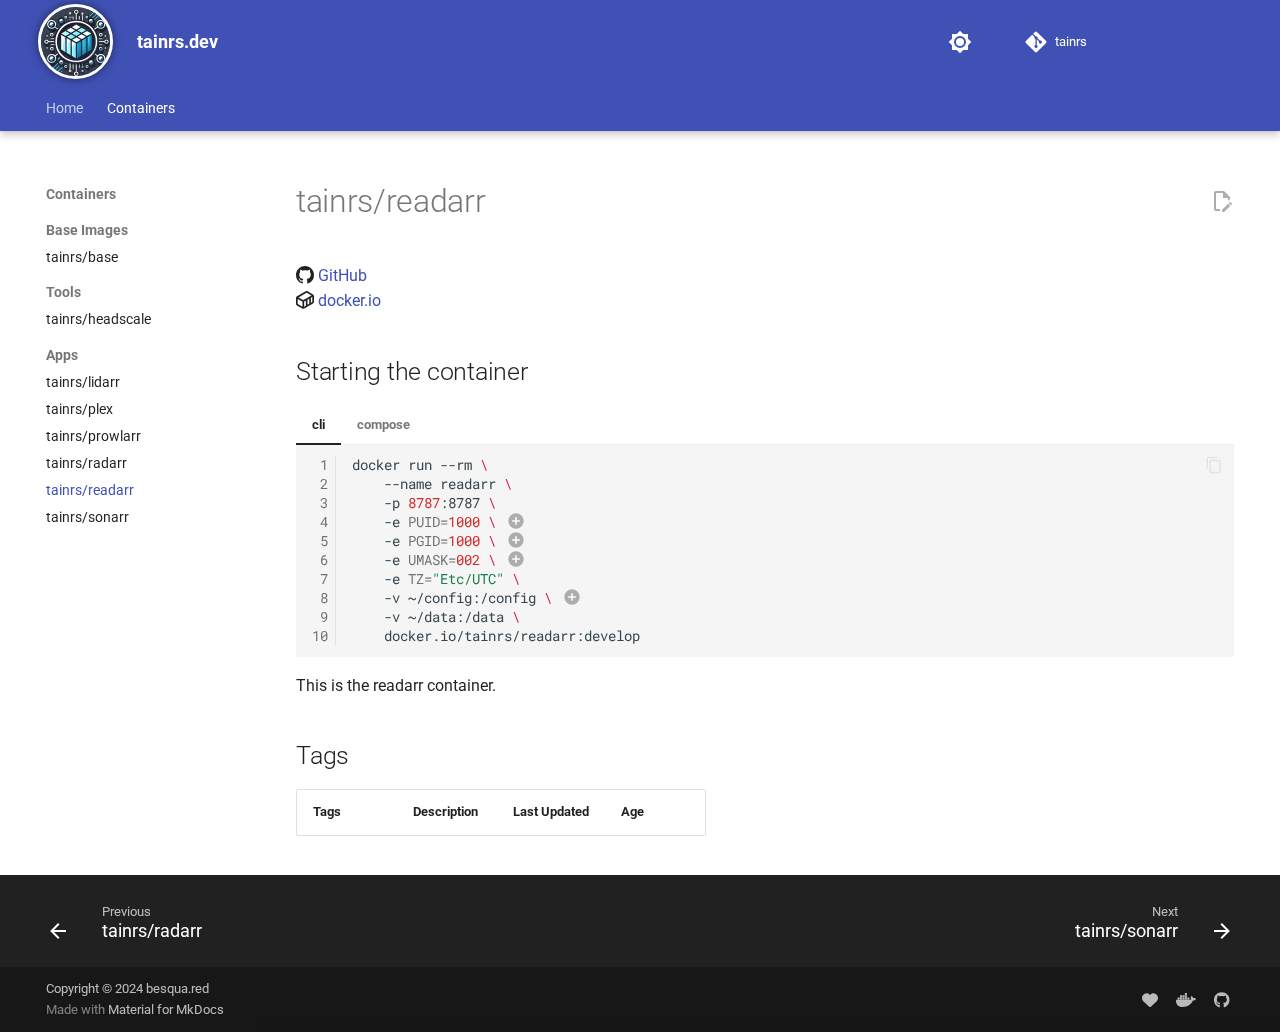
<file: tainrs/readarr/index.html>
<!doctype html>
<html lang="en" class="no-js">
  <head>
    
      <meta charset="utf-8">
      <meta name="viewport" content="width=device-width,initial-scale=1">
      
        <meta name="description" content="Documentation for all Docker images maintained by tainrs.">
      
      
        <meta name="author" content="B. van Wetten">
      
      
        <link rel="canonical" href="https://tainrs.dev/tainrs/readarr/">
      
      
        <link rel="prev" href="../radarr/">
      
      
        <link rel="next" href="../sonarr/">
      
      
      <link rel="icon" href="../../assets/images/favicon.png">
      <meta name="generator" content="mkdocs-1.6.0, mkdocs-material-9.5.27">
    
    
      
        <title>tainrs/readarr - tainrs.dev</title>
      
    
    
      <link rel="stylesheet" href="../../assets/stylesheets/main.6543a935.min.css">
      
        
        <link rel="stylesheet" href="../../assets/stylesheets/palette.06af60db.min.css">
      
      


    
    
      
    
    
      
        
        
        <link rel="preconnect" href="https://fonts.gstatic.com" crossorigin>
        <link rel="stylesheet" href="https://fonts.googleapis.com/css?family=Roboto:300,300i,400,400i,700,700i%7CRoboto+Mono:400,400i,700,700i&display=fallback">
        <style>:root{--md-text-font:"Roboto";--md-code-font:"Roboto Mono"}</style>
      
    
    
      <link rel="stylesheet" href="../../stylesheets/extra.css">
    
    <script>__md_scope=new URL("../..",location),__md_hash=e=>[...e].reduce((e,_)=>(e<<5)-e+_.charCodeAt(0),0),__md_get=(e,_=localStorage,t=__md_scope)=>JSON.parse(_.getItem(t.pathname+"."+e)),__md_set=(e,_,t=localStorage,a=__md_scope)=>{try{t.setItem(a.pathname+"."+e,JSON.stringify(_))}catch(e){}}</script>
    
      

    
    
    
  </head>
  
  
    
    
      
    
    
    
    
    <body dir="ltr" data-md-color-scheme="default" data-md-color-primary="indigo" data-md-color-accent="indigo">
  
    
    <input class="md-toggle" data-md-toggle="drawer" type="checkbox" id="__drawer" autocomplete="off">
    <input class="md-toggle" data-md-toggle="search" type="checkbox" id="__search" autocomplete="off">
    <label class="md-overlay" for="__drawer"></label>
    <div data-md-component="skip">
      
        
        <a href="#starting-the-container" class="md-skip">
          Skip to content
        </a>
      
    </div>
    <div data-md-component="announce">
      
    </div>
    
    
      

  

<header class="md-header md-header--shadow md-header--lifted" data-md-component="header">
  <nav class="md-header__inner md-grid" aria-label="Header">
    <a href="../.." title="tainrs.dev" class="md-header__button md-logo" aria-label="tainrs.dev" data-md-component="logo">
      
  <img src="../../img/tainrs-logo.png" alt="logo">

    </a>
    <label class="md-header__button md-icon" for="__drawer">
      
      <svg xmlns="http://www.w3.org/2000/svg" viewBox="0 0 24 24"><path d="M3 6h18v2H3V6m0 5h18v2H3v-2m0 5h18v2H3v-2Z"/></svg>
    </label>
    <div class="md-header__title" data-md-component="header-title">
      <div class="md-header__ellipsis">
        <div class="md-header__topic">
          <span class="md-ellipsis">
            tainrs.dev
          </span>
        </div>
        <div class="md-header__topic" data-md-component="header-topic">
          <span class="md-ellipsis">
            
              tainrs/readarr
            
          </span>
        </div>
      </div>
    </div>
    
      
        <form class="md-header__option" data-md-component="palette">
  
    
    
    
    <input class="md-option" data-md-color-media="" data-md-color-scheme="default" data-md-color-primary="indigo" data-md-color-accent="indigo"  aria-label="Switch to dark mode"  type="radio" name="__palette" id="__palette_0">
    
      <label class="md-header__button md-icon" title="Switch to dark mode" for="__palette_1" hidden>
        <svg xmlns="http://www.w3.org/2000/svg" viewBox="0 0 24 24"><path d="M12 8a4 4 0 0 0-4 4 4 4 0 0 0 4 4 4 4 0 0 0 4-4 4 4 0 0 0-4-4m0 10a6 6 0 0 1-6-6 6 6 0 0 1 6-6 6 6 0 0 1 6 6 6 6 0 0 1-6 6m8-9.31V4h-4.69L12 .69 8.69 4H4v4.69L.69 12 4 15.31V20h4.69L12 23.31 15.31 20H20v-4.69L23.31 12 20 8.69Z"/></svg>
      </label>
    
  
    
    
    
    <input class="md-option" data-md-color-media="" data-md-color-scheme="slate" data-md-color-primary="indigo" data-md-color-accent="indigo"  aria-label="Switch to light mode"  type="radio" name="__palette" id="__palette_1">
    
      <label class="md-header__button md-icon" title="Switch to light mode" for="__palette_0" hidden>
        <svg xmlns="http://www.w3.org/2000/svg" viewBox="0 0 24 24"><path d="M12 18c-.89 0-1.74-.2-2.5-.55C11.56 16.5 13 14.42 13 12c0-2.42-1.44-4.5-3.5-5.45C10.26 6.2 11.11 6 12 6a6 6 0 0 1 6 6 6 6 0 0 1-6 6m8-9.31V4h-4.69L12 .69 8.69 4H4v4.69L.69 12 4 15.31V20h4.69L12 23.31 15.31 20H20v-4.69L23.31 12 20 8.69Z"/></svg>
      </label>
    
  
</form>
      
    
    
      <script>var media,input,key,value,palette=__md_get("__palette");if(palette&&palette.color){"(prefers-color-scheme)"===palette.color.media&&(media=matchMedia("(prefers-color-scheme: light)"),input=document.querySelector(media.matches?"[data-md-color-media='(prefers-color-scheme: light)']":"[data-md-color-media='(prefers-color-scheme: dark)']"),palette.color.media=input.getAttribute("data-md-color-media"),palette.color.scheme=input.getAttribute("data-md-color-scheme"),palette.color.primary=input.getAttribute("data-md-color-primary"),palette.color.accent=input.getAttribute("data-md-color-accent"));for([key,value]of Object.entries(palette.color))document.body.setAttribute("data-md-color-"+key,value)}</script>
    
    
    
    
      <div class="md-header__source">
        <a href="https://github.com/tainrs/site" title="Go to repository" class="md-source" data-md-component="source">
  <div class="md-source__icon md-icon">
    
    <svg xmlns="http://www.w3.org/2000/svg" viewBox="0 0 448 512"><!--! Font Awesome Free 6.5.2 by @fontawesome - https://fontawesome.com License - https://fontawesome.com/license/free (Icons: CC BY 4.0, Fonts: SIL OFL 1.1, Code: MIT License) Copyright 2024 Fonticons, Inc.--><path d="M439.55 236.05 244 40.45a28.87 28.87 0 0 0-40.81 0l-40.66 40.63 51.52 51.52c27.06-9.14 52.68 16.77 43.39 43.68l49.66 49.66c34.23-11.8 61.18 31 35.47 56.69-26.49 26.49-70.21-2.87-56-37.34L240.22 199v121.85c25.3 12.54 22.26 41.85 9.08 55a34.34 34.34 0 0 1-48.55 0c-17.57-17.6-11.07-46.91 11.25-56v-123c-20.8-8.51-24.6-30.74-18.64-45L142.57 101 8.45 235.14a28.86 28.86 0 0 0 0 40.81l195.61 195.6a28.86 28.86 0 0 0 40.8 0l194.69-194.69a28.86 28.86 0 0 0 0-40.81z"/></svg>
  </div>
  <div class="md-source__repository">
    tainrs
  </div>
</a>
      </div>
    
  </nav>
  
    
      
<nav class="md-tabs" aria-label="Tabs" data-md-component="tabs">
  <div class="md-grid">
    <ul class="md-tabs__list">
      
        
  
  
  
    <li class="md-tabs__item">
      <a href="../.." class="md-tabs__link">
        
  
    
  
  Home

      </a>
    </li>
  

      
        
  
  
    
  
  
    
    
      
  
  
    
  
  
    
    
      <li class="md-tabs__item md-tabs__item--active">
        <a href="../base/" class="md-tabs__link">
          
  
  Containers

        </a>
      </li>
    
  

    
  

      
    </ul>
  </div>
</nav>
    
  
</header>
    
    <div class="md-container" data-md-component="container">
      
      
        
      
      <main class="md-main" data-md-component="main">
        <div class="md-main__inner md-grid">
          
            
              
                
              
              <div class="md-sidebar md-sidebar--primary" data-md-component="sidebar" data-md-type="navigation" >
                <div class="md-sidebar__scrollwrap">
                  <div class="md-sidebar__inner">
                    


  


<nav class="md-nav md-nav--primary md-nav--lifted" aria-label="Navigation" data-md-level="0">
  <label class="md-nav__title" for="__drawer">
    <a href="../.." title="tainrs.dev" class="md-nav__button md-logo" aria-label="tainrs.dev" data-md-component="logo">
      
  <img src="../../img/tainrs-logo.png" alt="logo">

    </a>
    tainrs.dev
  </label>
  
    <div class="md-nav__source">
      <a href="https://github.com/tainrs/site" title="Go to repository" class="md-source" data-md-component="source">
  <div class="md-source__icon md-icon">
    
    <svg xmlns="http://www.w3.org/2000/svg" viewBox="0 0 448 512"><!--! Font Awesome Free 6.5.2 by @fontawesome - https://fontawesome.com License - https://fontawesome.com/license/free (Icons: CC BY 4.0, Fonts: SIL OFL 1.1, Code: MIT License) Copyright 2024 Fonticons, Inc.--><path d="M439.55 236.05 244 40.45a28.87 28.87 0 0 0-40.81 0l-40.66 40.63 51.52 51.52c27.06-9.14 52.68 16.77 43.39 43.68l49.66 49.66c34.23-11.8 61.18 31 35.47 56.69-26.49 26.49-70.21-2.87-56-37.34L240.22 199v121.85c25.3 12.54 22.26 41.85 9.08 55a34.34 34.34 0 0 1-48.55 0c-17.57-17.6-11.07-46.91 11.25-56v-123c-20.8-8.51-24.6-30.74-18.64-45L142.57 101 8.45 235.14a28.86 28.86 0 0 0 0 40.81l195.61 195.6a28.86 28.86 0 0 0 40.8 0l194.69-194.69a28.86 28.86 0 0 0 0-40.81z"/></svg>
  </div>
  <div class="md-source__repository">
    tainrs
  </div>
</a>
    </div>
  
  <ul class="md-nav__list" data-md-scrollfix>
    
      
      
  
  
  
  
    <li class="md-nav__item">
      <a href="../.." class="md-nav__link">
        
  
  <span class="md-ellipsis">
    Home
  </span>
  

      </a>
    </li>
  

    
      
      
  
  
    
  
  
  
    
    
    
      
        
        
      
      
        
      
    
    
    <li class="md-nav__item md-nav__item--active md-nav__item--section md-nav__item--nested">
      
        
        
        <input class="md-nav__toggle md-toggle " type="checkbox" id="__nav_2" checked>
        
          
          <label class="md-nav__link" for="__nav_2" id="__nav_2_label" tabindex="">
            
  
  <span class="md-ellipsis">
    Containers
  </span>
  

            <span class="md-nav__icon md-icon"></span>
          </label>
        
        <nav class="md-nav" data-md-level="1" aria-labelledby="__nav_2_label" aria-expanded="true">
          <label class="md-nav__title" for="__nav_2">
            <span class="md-nav__icon md-icon"></span>
            Containers
          </label>
          <ul class="md-nav__list" data-md-scrollfix>
            
              
                
  
  
  
  
    
    
    
      
      
        
          
          
        
      
    
    
    <li class="md-nav__item md-nav__item--section md-nav__item--nested">
      
        
        
        <input class="md-nav__toggle md-toggle " type="checkbox" id="__nav_2_1" >
        
          
          <label class="md-nav__link" for="__nav_2_1" id="__nav_2_1_label" tabindex="">
            
  
  <span class="md-ellipsis">
    Base Images
  </span>
  

            <span class="md-nav__icon md-icon"></span>
          </label>
        
        <nav class="md-nav" data-md-level="2" aria-labelledby="__nav_2_1_label" aria-expanded="false">
          <label class="md-nav__title" for="__nav_2_1">
            <span class="md-nav__icon md-icon"></span>
            Base Images
          </label>
          <ul class="md-nav__list" data-md-scrollfix>
            
              
                
  
  
  
  
    <li class="md-nav__item">
      <a href="../base/" class="md-nav__link">
        
  
  <span class="md-ellipsis">
    tainrs/base
  </span>
  

      </a>
    </li>
  

              
            
          </ul>
        </nav>
      
    </li>
  

              
            
              
                
  
  
  
  
    
    
    
      
      
        
          
          
        
      
    
    
    <li class="md-nav__item md-nav__item--section md-nav__item--nested">
      
        
        
        <input class="md-nav__toggle md-toggle " type="checkbox" id="__nav_2_2" >
        
          
          <label class="md-nav__link" for="__nav_2_2" id="__nav_2_2_label" tabindex="">
            
  
  <span class="md-ellipsis">
    Tools
  </span>
  

            <span class="md-nav__icon md-icon"></span>
          </label>
        
        <nav class="md-nav" data-md-level="2" aria-labelledby="__nav_2_2_label" aria-expanded="false">
          <label class="md-nav__title" for="__nav_2_2">
            <span class="md-nav__icon md-icon"></span>
            Tools
          </label>
          <ul class="md-nav__list" data-md-scrollfix>
            
              
                
  
  
  
  
    <li class="md-nav__item">
      <a href="../headscale/" class="md-nav__link">
        
  
  <span class="md-ellipsis">
    tainrs/headscale
  </span>
  

      </a>
    </li>
  

              
            
          </ul>
        </nav>
      
    </li>
  

              
            
              
                
  
  
    
  
  
  
    
    
    
      
      
        
          
          
        
      
    
    
    <li class="md-nav__item md-nav__item--active md-nav__item--section md-nav__item--nested">
      
        
        
        <input class="md-nav__toggle md-toggle " type="checkbox" id="__nav_2_3" checked>
        
          
          <label class="md-nav__link" for="__nav_2_3" id="__nav_2_3_label" tabindex="">
            
  
  <span class="md-ellipsis">
    Apps
  </span>
  

            <span class="md-nav__icon md-icon"></span>
          </label>
        
        <nav class="md-nav" data-md-level="2" aria-labelledby="__nav_2_3_label" aria-expanded="true">
          <label class="md-nav__title" for="__nav_2_3">
            <span class="md-nav__icon md-icon"></span>
            Apps
          </label>
          <ul class="md-nav__list" data-md-scrollfix>
            
              
                
  
  
  
  
    <li class="md-nav__item">
      <a href="../lidarr/" class="md-nav__link">
        
  
  <span class="md-ellipsis">
    tainrs/lidarr
  </span>
  

      </a>
    </li>
  

              
            
              
                
  
  
  
  
    <li class="md-nav__item">
      <a href="../plex/" class="md-nav__link">
        
  
  <span class="md-ellipsis">
    tainrs/plex
  </span>
  

      </a>
    </li>
  

              
            
              
                
  
  
  
  
    <li class="md-nav__item">
      <a href="../prowlarr/" class="md-nav__link">
        
  
  <span class="md-ellipsis">
    tainrs/prowlarr
  </span>
  

      </a>
    </li>
  

              
            
              
                
  
  
  
  
    <li class="md-nav__item">
      <a href="../radarr/" class="md-nav__link">
        
  
  <span class="md-ellipsis">
    tainrs/radarr
  </span>
  

      </a>
    </li>
  

              
            
              
                
  
  
    
  
  
  
    <li class="md-nav__item md-nav__item--active">
      
      <input class="md-nav__toggle md-toggle" type="checkbox" id="__toc">
      
      
      
        <label class="md-nav__link md-nav__link--active" for="__toc">
          
  
  <span class="md-ellipsis">
    tainrs/readarr
  </span>
  

          <span class="md-nav__icon md-icon"></span>
        </label>
      
      <a href="./" class="md-nav__link md-nav__link--active">
        
  
  <span class="md-ellipsis">
    tainrs/readarr
  </span>
  

      </a>
      
        

<nav class="md-nav md-nav--secondary" aria-label="Table of contents">
  
  
  
  
    <label class="md-nav__title" for="__toc">
      <span class="md-nav__icon md-icon"></span>
      Table of contents
    </label>
    <ul class="md-nav__list" data-md-component="toc" data-md-scrollfix>
      
        <li class="md-nav__item">
  <a href="#starting-the-container" class="md-nav__link">
    <span class="md-ellipsis">
      Starting the container
    </span>
  </a>
  
</li>
      
        <li class="md-nav__item">
  <a href="#tags" class="md-nav__link">
    <span class="md-ellipsis">
      Tags
    </span>
  </a>
  
</li>
      
    </ul>
  
</nav>
      
    </li>
  

              
            
              
                
  
  
  
  
    <li class="md-nav__item">
      <a href="../sonarr/" class="md-nav__link">
        
  
  <span class="md-ellipsis">
    tainrs/sonarr
  </span>
  

      </a>
    </li>
  

              
            
          </ul>
        </nav>
      
    </li>
  

              
            
          </ul>
        </nav>
      
    </li>
  

    
  </ul>
</nav>
                  </div>
                </div>
              </div>
            
            
              
                
              
              <div class="md-sidebar md-sidebar--secondary" data-md-component="sidebar" data-md-type="toc" hidden>
                <div class="md-sidebar__scrollwrap">
                  <div class="md-sidebar__inner">
                    

<nav class="md-nav md-nav--secondary" aria-label="Table of contents">
  
  
  
  
    <label class="md-nav__title" for="__toc">
      <span class="md-nav__icon md-icon"></span>
      Table of contents
    </label>
    <ul class="md-nav__list" data-md-component="toc" data-md-scrollfix>
      
        <li class="md-nav__item">
  <a href="#starting-the-container" class="md-nav__link">
    <span class="md-ellipsis">
      Starting the container
    </span>
  </a>
  
</li>
      
        <li class="md-nav__item">
  <a href="#tags" class="md-nav__link">
    <span class="md-ellipsis">
      Tags
    </span>
  </a>
  
</li>
      
    </ul>
  
</nav>
                  </div>
                </div>
              </div>
            
          
          
            <div class="md-content" data-md-component="content">
              <article class="md-content__inner md-typeset">
                
                  

  
    <a href="https://github.com/tainrs/site/edit/main/docs/tainrs/readarr.md" title="Edit this page" class="md-content__button md-icon">
      
      <svg xmlns="http://www.w3.org/2000/svg" viewBox="0 0 24 24"><path d="M10 20H6V4h7v5h5v3.1l2-2V8l-6-6H6c-1.1 0-2 .9-2 2v16c0 1.1.9 2 2 2h4v-2m10.2-7c.1 0 .3.1.4.2l1.3 1.3c.2.2.2.6 0 .8l-1 1-2.1-2.1 1-1c.1-.1.2-.2.4-.2m0 3.9L14.1 23H12v-2.1l6.1-6.1 2.1 2.1Z"/></svg>
    </a>
  
  


  <h1>tainrs/readarr</h1>

<p><span class="twemoji"><svg xmlns="http://www.w3.org/2000/svg" viewBox="0 0 16 16"><path d="M8 0c4.42 0 8 3.58 8 8a8.013 8.013 0 0 1-5.45 7.59c-.4.08-.55-.17-.55-.38 0-.27.01-1.13.01-2.2 0-.75-.25-1.23-.54-1.48 1.78-.2 3.65-.88 3.65-3.95 0-.88-.31-1.59-.82-2.15.08-.2.36-1.02-.08-2.12 0 0-.67-.22-2.2.82-.64-.18-1.32-.27-2-.27-.68 0-1.36.09-2 .27-1.53-1.03-2.2-.82-2.2-.82-.44 1.1-.16 1.92-.08 2.12-.51.56-.82 1.28-.82 2.15 0 3.06 1.86 3.75 3.64 3.95-.23.2-.44.55-.51 1.07-.46.21-1.61.55-2.33-.66-.15-.24-.6-.83-1.23-.82-.67.01-.27.38.01.53.34.19.73.9.82 1.13.16.45.68 1.31 2.69.94 0 .67.01 1.3.01 1.49 0 .21-.15.45-.55.38A7.995 7.995 0 0 1 0 8c0-4.42 3.58-8 8-8Z"/></svg></span> <a id=github-link href="" class="header-icons" target="_blank" rel="noopener">GitHub</a><br>
<span class="twemoji"><svg xmlns="http://www.w3.org/2000/svg" viewBox="0 0 16 16"><path d="m10.41.24 4.711 2.774c.544.316.878.897.879 1.526v5.01a1.77 1.77 0 0 1-.88 1.53l-7.753 4.521-.002.001a1.769 1.769 0 0 1-1.774 0H5.59L.873 12.85A1.761 1.761 0 0 1 0 11.327V6.292c0-.304.078-.598.22-.855l.004-.005.01-.019c.15-.262.369-.486.64-.643L8.641.239a1.752 1.752 0 0 1 1.765 0l.002.001ZM9.397 1.534l-7.17 4.182 4.116 2.388a.27.27 0 0 0 .269 0l7.152-4.148-4.115-2.422a.252.252 0 0 0-.252 0Zm-7.768 10.02 4.1 2.393V9.474a1.807 1.807 0 0 1-.138-.072L1.5 7.029v4.298c0 .095.05.181.129.227Zm8.6.642 1.521-.887v-4.45l-1.521.882ZM7.365 9.402h.001c-.044.026-.09.049-.136.071v4.472l1.5-.875V8.61Zm5.885 1.032 1.115-.65h.002a.267.267 0 0 0 .133-.232V5.264l-1.25.725Z"/></svg></span> <a id=dockerio-link href="" class="header-icons" target="_blank" rel="noopener">docker.io</a></p>
<div id="project-links"></div>

<h2 id="starting-the-container">Starting the container</h2>
<div class="tabbed-set tabbed-alternate" data-tabs="1:2"><input checked="checked" id="__tabbed_1_1" name="__tabbed_1" type="radio" /><input id="__tabbed_1_2" name="__tabbed_1" type="radio" /><div class="tabbed-labels"><label for="__tabbed_1_1">cli</label><label for="__tabbed_1_2">compose</label></div>
<div class="tabbed-content">
<div class="tabbed-block">
<div class="language-shell highlight"><table class="highlighttable"><tr><td class="linenos"><div class="linenodiv"><pre><span></span><span class="normal"><a href="#__codelineno-0-1"> 1</a></span>
<span class="normal"><a href="#__codelineno-0-2"> 2</a></span>
<span class="normal"><a href="#__codelineno-0-3"> 3</a></span>
<span class="normal"><a href="#__codelineno-0-4"> 4</a></span>
<span class="normal"><a href="#__codelineno-0-5"> 5</a></span>
<span class="normal"><a href="#__codelineno-0-6"> 6</a></span>
<span class="normal"><a href="#__codelineno-0-7"> 7</a></span>
<span class="normal"><a href="#__codelineno-0-8"> 8</a></span>
<span class="normal"><a href="#__codelineno-0-9"> 9</a></span>
<span class="normal"><a href="#__codelineno-0-10">10</a></span></pre></div></td><td class="code"><div><pre><span></span><code><span id="__span-0-1"><a id="__codelineno-0-1" name="__codelineno-0-1"></a>docker<span class="w"> </span>run<span class="w"> </span>--rm<span class="w"> </span><span class="se">\</span>
</span><span id="__span-0-2"><a id="__codelineno-0-2" name="__codelineno-0-2"></a><span class="w">    </span>--name<span class="w"> </span>readarr<span class="w"> </span><span class="se">\</span>
</span><span id="__span-0-3"><a id="__codelineno-0-3" name="__codelineno-0-3"></a><span class="w">    </span>-p<span class="w"> </span><span class="m">8787</span>:8787<span class="w"> </span><span class="se">\</span>
</span><span id="__span-0-4"><a id="__codelineno-0-4" name="__codelineno-0-4"></a><span class="w">    </span>-e<span class="w"> </span><span class="nv">PUID</span><span class="o">=</span><span class="m">1000</span><span class="w"> </span><span class="se">\ </span><span class="c1">#(1)!</span>
</span><span id="__span-0-5"><a id="__codelineno-0-5" name="__codelineno-0-5"></a><span class="w">    </span>-e<span class="w"> </span><span class="nv">PGID</span><span class="o">=</span><span class="m">1000</span><span class="w"> </span><span class="se">\ </span><span class="c1">#(2)!</span>
</span><span id="__span-0-6"><a id="__codelineno-0-6" name="__codelineno-0-6"></a><span class="w">    </span>-e<span class="w"> </span><span class="nv">UMASK</span><span class="o">=</span><span class="m">002</span><span class="w"> </span><span class="se">\ </span><span class="c1">#(3)!</span>
</span><span id="__span-0-7"><a id="__codelineno-0-7" name="__codelineno-0-7"></a><span class="w">    </span>-e<span class="w"> </span><span class="nv">TZ</span><span class="o">=</span><span class="s2">&quot;Etc/UTC&quot;</span><span class="w"> </span><span class="se">\</span>
</span><span id="__span-0-8"><a id="__codelineno-0-8" name="__codelineno-0-8"></a><span class="w">    </span>-v<span class="w"> </span>~/config:/config<span class="w"> </span><span class="se">\ </span><span class="c1">#(4)!</span>
</span><span id="__span-0-9"><a id="__codelineno-0-9" name="__codelineno-0-9"></a><span class="w">    </span>-v<span class="w"> </span>~/data:/data<span class="w"> </span><span class="se">\</span>
</span><span id="__span-0-10"><a id="__codelineno-0-10" name="__codelineno-0-10"></a><span class="w">    </span>docker.io/tainrs/readarr:develop
</span></code></pre></div></td></tr></table></div>
<ol>
<li>
<p>Set the <code>PUID</code> variable to the local user that has read &amp; write permissions for the <code>config</code> folder. (e.g. <code>PUID=1000</code> or <code>PUID=$(id -u)</code> for the current user id)</p>
</li>
<li>
<p>Set the <code>GUID</code> variable to the local group that has read &amp; write permissions for the <code>config</code> folder. (e.g. <code>GUID=1000</code> or <code>GUID=$(id -g)</code> for the current group id)</p>
</li>
<li>
<p>UMASK 002 is the default for most applications. This corresponds to 775 or rwxrwxr-x permissions.</p>
</li>
<li>
<p>Set the path to your config folder as needed. Here it's set to the <code>config</code> subfolder in the current directory. <br/><br/><strong>Hint</strong>: you can use the current workdir as wel. e.g. <code>-v $(pwd)/config:/config</code></p>
</li>
</ol>
</div>
<div class="tabbed-block">
<div class="language-yaml highlight"><table class="highlighttable"><tr><td class="linenos"><div class="linenodiv"><pre><span></span><span class="normal"><a href="#__codelineno-1-1"> 1</a></span>
<span class="normal"><a href="#__codelineno-1-2"> 2</a></span>
<span class="normal"><a href="#__codelineno-1-3"> 3</a></span>
<span class="normal"><a href="#__codelineno-1-4"> 4</a></span>
<span class="normal"><a href="#__codelineno-1-5"> 5</a></span>
<span class="normal"><a href="#__codelineno-1-6"> 6</a></span>
<span class="normal"><a href="#__codelineno-1-7"> 7</a></span>
<span class="normal"><a href="#__codelineno-1-8"> 8</a></span>
<span class="normal"><a href="#__codelineno-1-9"> 9</a></span>
<span class="normal"><a href="#__codelineno-1-10">10</a></span>
<span class="normal"><a href="#__codelineno-1-11">11</a></span>
<span class="normal"><a href="#__codelineno-1-12">12</a></span>
<span class="normal"><a href="#__codelineno-1-13">13</a></span>
<span class="normal"><a href="#__codelineno-1-14">14</a></span></pre></div></td><td class="code"><div><pre><span></span><code><span id="__span-1-1"><a id="__codelineno-1-1" name="__codelineno-1-1"></a><span class="nt">services</span><span class="p">:</span>
</span><span id="__span-1-2"><a id="__codelineno-1-2" name="__codelineno-1-2"></a><span class="w">  </span><span class="nt">readarr</span><span class="p">:</span>
</span><span id="__span-1-3"><a id="__codelineno-1-3" name="__codelineno-1-3"></a><span class="w">    </span><span class="nt">container_name</span><span class="p">:</span><span class="w"> </span><span class="l l-Scalar l-Scalar-Plain">readarr</span>
</span><span id="__span-1-4"><a id="__codelineno-1-4" name="__codelineno-1-4"></a><span class="w">    </span><span class="nt">image</span><span class="p">:</span><span class="w"> </span><span class="l l-Scalar l-Scalar-Plain">docker.io/tainrs/readarr:develop</span>
</span><span id="__span-1-5"><a id="__codelineno-1-5" name="__codelineno-1-5"></a><span class="w">    </span><span class="nt">ports</span><span class="p">:</span>
</span><span id="__span-1-6"><a id="__codelineno-1-6" name="__codelineno-1-6"></a><span class="w">      </span><span class="p p-Indicator">-</span><span class="w"> </span><span class="s">&quot;8787:8787&quot;</span>
</span><span id="__span-1-7"><a id="__codelineno-1-7" name="__codelineno-1-7"></a><span class="w">    </span><span class="nt">environment</span><span class="p">:</span>
</span><span id="__span-1-8"><a id="__codelineno-1-8" name="__codelineno-1-8"></a><span class="w">      </span><span class="p p-Indicator">-</span><span class="w"> </span><span class="l l-Scalar l-Scalar-Plain">PUID=1000</span><span class="w"> </span><span class="c1">#(1)!</span>
</span><span id="__span-1-9"><a id="__codelineno-1-9" name="__codelineno-1-9"></a><span class="w">      </span><span class="p p-Indicator">-</span><span class="w"> </span><span class="l l-Scalar l-Scalar-Plain">PGID=1000</span><span class="w"> </span><span class="c1">#(2)!</span>
</span><span id="__span-1-10"><a id="__codelineno-1-10" name="__codelineno-1-10"></a><span class="w">      </span><span class="p p-Indicator">-</span><span class="w"> </span><span class="l l-Scalar l-Scalar-Plain">UMASK=002</span><span class="w"> </span><span class="c1">#(3)!</span>
</span><span id="__span-1-11"><a id="__codelineno-1-11" name="__codelineno-1-11"></a><span class="w">      </span><span class="p p-Indicator">-</span><span class="w"> </span><span class="l l-Scalar l-Scalar-Plain">TZ=Etc/UTC</span>
</span><span id="__span-1-12"><a id="__codelineno-1-12" name="__codelineno-1-12"></a><span class="w">    </span><span class="nt">volumes</span><span class="p">:</span>
</span><span id="__span-1-13"><a id="__codelineno-1-13" name="__codelineno-1-13"></a><span class="w">      </span><span class="p p-Indicator">-</span><span class="w"> </span><span class="l l-Scalar l-Scalar-Plain">~/config:/config</span>
</span><span id="__span-1-14"><a id="__codelineno-1-14" name="__codelineno-1-14"></a><span class="w">      </span><span class="p p-Indicator">-</span><span class="w"> </span><span class="l l-Scalar l-Scalar-Plain">~/data:/data</span>
</span></code></pre></div></td></tr></table></div>
<ol>
<li>
<p>Set the <code>PUID</code> variable to the local user that has read &amp; write permissions for the <code>config</code> folder. (e.g. <code>PUID=1000</code> or <code>PUID=$(id -u)</code> for the current user id)</p>
</li>
<li>
<p>Set the <code>GUID</code> variable to the local group that has read &amp; write permissions for the <code>config</code> folder. (e.g. <code>GUID=1000</code> or <code>GUID=$(id -g)</code> for the current group id)</p>
</li>
<li>
<p>UMASK 002 is the default for most applications. This corresponds to 775 or rwxrwxr-x permissions.</p>
</li>
<li>
<p>Set the path to your config folder as needed. Here it's set to the <code>config</code> subfolder in the current directory. <br/><br/><strong>Hint</strong>: you can use the current workdir as wel. e.g. <code>-v $(pwd)/config:/config</code></p>
</li>
</ol>
</div>
</div>
</div>
<p>This is the readarr container.</p>
<h2 id="tags">Tags</h2>
<table id= "tags-table">
  <thead>
    <th style="white-space:nowrap;">Tags</th>
    <th style="white-space:nowrap;">Description</th>
    <th style="white-space:nowrap;">Last Updated</th>
    <th style="white-space:nowrap;">Age</th>
  </thead>
  <tbody>
  </tbody>
</table>







  
  




  



                
              </article>
            </div>
          
          
<script>var target=document.getElementById(location.hash.slice(1));target&&target.name&&(target.checked=target.name.startsWith("__tabbed_"))</script>
        </div>
        
          <button type="button" class="md-top md-icon" data-md-component="top" hidden>
  
  <svg xmlns="http://www.w3.org/2000/svg" viewBox="0 0 24 24"><path d="M13 20h-2V8l-5.5 5.5-1.42-1.42L12 4.16l7.92 7.92-1.42 1.42L13 8v12Z"/></svg>
  Back to top
</button>
        
      </main>
      
        <footer class="md-footer">
  
    
      
        
      
      <nav class="md-footer__inner md-grid" aria-label="Footer" >
        
          
          <a href="../radarr/" class="md-footer__link md-footer__link--prev" aria-label="Previous: tainrs/radarr">
            <div class="md-footer__button md-icon">
              
              <svg xmlns="http://www.w3.org/2000/svg" viewBox="0 0 24 24"><path d="M20 11v2H8l5.5 5.5-1.42 1.42L4.16 12l7.92-7.92L13.5 5.5 8 11h12Z"/></svg>
            </div>
            <div class="md-footer__title">
              <span class="md-footer__direction">
                Previous
              </span>
              <div class="md-ellipsis">
                tainrs/radarr
              </div>
            </div>
          </a>
        
        
          
          <a href="../sonarr/" class="md-footer__link md-footer__link--next" aria-label="Next: tainrs/sonarr">
            <div class="md-footer__title">
              <span class="md-footer__direction">
                Next
              </span>
              <div class="md-ellipsis">
                tainrs/sonarr
              </div>
            </div>
            <div class="md-footer__button md-icon">
              
              <svg xmlns="http://www.w3.org/2000/svg" viewBox="0 0 24 24"><path d="M4 11v2h12l-5.5 5.5 1.42 1.42L19.84 12l-7.92-7.92L10.5 5.5 16 11H4Z"/></svg>
            </div>
          </a>
        
      </nav>
    
  
  <div class="md-footer-meta md-typeset">
    <div class="md-footer-meta__inner md-grid">
      <div class="md-copyright">
  
    <div class="md-copyright__highlight">
      Copyright &copy; 2024 besqua.red<br/>
    </div>
  
  
    Made with
    <a href="https://squidfunk.github.io/mkdocs-material/" target="_blank" rel="noopener">
      Material for MkDocs
    </a>
  
</div>
      
        <div class="md-social">
  
    
    
    
    
    <a href="https://tainrs.dev/donate" target="_blank" rel="noopener" title="Donate" class="md-social__link">
      <svg xmlns="http://www.w3.org/2000/svg" viewBox="0 0 512 512"><!--! Font Awesome Free 6.5.2 by @fontawesome - https://fontawesome.com License - https://fontawesome.com/license/free (Icons: CC BY 4.0, Fonts: SIL OFL 1.1, Code: MIT License) Copyright 2024 Fonticons, Inc.--><path d="m47.6 300.4 180.7 168.7c7.5 7 17.4 10.9 27.7 10.9s20.2-3.9 27.7-10.9l180.7-168.7c30.4-28.3 47.6-68 47.6-109.5v-5.8c0-69.9-50.5-129.5-119.4-141-45.6-7.6-92 7.3-124.6 39.9l-12 12-12-12c-32.6-32.6-79-47.5-124.6-39.9C50.5 55.6 0 115.2 0 185.1v5.8c0 41.5 17.2 81.2 47.6 109.5z"/></svg>
    </a>
  
    
    
    
    
    <a href="https://tainrs.dev/dockerhub" target="_blank" rel="noopener" title="Docker" class="md-social__link">
      <svg xmlns="http://www.w3.org/2000/svg" viewBox="0 0 640 512"><!--! Font Awesome Free 6.5.2 by @fontawesome - https://fontawesome.com License - https://fontawesome.com/license/free (Icons: CC BY 4.0, Fonts: SIL OFL 1.1, Code: MIT License) Copyright 2024 Fonticons, Inc.--><path d="M349.9 236.3h-66.1v-59.4h66.1v59.4zm0-204.3h-66.1v60.7h66.1V32zm78.2 144.8H362v59.4h66.1v-59.4zm-156.3-72.1h-66.1v60.1h66.1v-60.1zm78.1 0h-66.1v60.1h66.1v-60.1zm276.8 100c-14.4-9.7-47.6-13.2-73.1-8.4-3.3-24-16.7-44.9-41.1-63.7l-14-9.3-9.3 14c-18.4 27.8-23.4 73.6-3.7 103.8-8.7 4.7-25.8 11.1-48.4 10.7H2.4c-8.7 50.8 5.8 116.8 44 162.1 37.1 43.9 92.7 66.2 165.4 66.2 157.4 0 273.9-72.5 328.4-204.2 21.4.4 67.6.1 91.3-45.2 1.5-2.5 6.6-13.2 8.5-17.1l-13.3-8.9zm-511.1-27.9h-66v59.4h66.1v-59.4zm78.1 0h-66.1v59.4h66.1v-59.4zm78.1 0h-66.1v59.4h66.1v-59.4zm-78.1-72.1h-66.1v60.1h66.1v-60.1z"/></svg>
    </a>
  
    
    
    
    
    <a href="https://tainrs.dev/github" target="_blank" rel="noopener" title="GitHub" class="md-social__link">
      <svg xmlns="http://www.w3.org/2000/svg" viewBox="0 0 496 512"><!--! Font Awesome Free 6.5.2 by @fontawesome - https://fontawesome.com License - https://fontawesome.com/license/free (Icons: CC BY 4.0, Fonts: SIL OFL 1.1, Code: MIT License) Copyright 2024 Fonticons, Inc.--><path d="M165.9 397.4c0 2-2.3 3.6-5.2 3.6-3.3.3-5.6-1.3-5.6-3.6 0-2 2.3-3.6 5.2-3.6 3-.3 5.6 1.3 5.6 3.6zm-31.1-4.5c-.7 2 1.3 4.3 4.3 4.9 2.6 1 5.6 0 6.2-2s-1.3-4.3-4.3-5.2c-2.6-.7-5.5.3-6.2 2.3zm44.2-1.7c-2.9.7-4.9 2.6-4.6 4.9.3 2 2.9 3.3 5.9 2.6 2.9-.7 4.9-2.6 4.6-4.6-.3-1.9-3-3.2-5.9-2.9zM244.8 8C106.1 8 0 113.3 0 252c0 110.9 69.8 205.8 169.5 239.2 12.8 2.3 17.3-5.6 17.3-12.1 0-6.2-.3-40.4-.3-61.4 0 0-70 15-84.7-29.8 0 0-11.4-29.1-27.8-36.6 0 0-22.9-15.7 1.6-15.4 0 0 24.9 2 38.6 25.8 21.9 38.6 58.6 27.5 72.9 20.9 2.3-16 8.8-27.1 16-33.7-55.9-6.2-112.3-14.3-112.3-110.5 0-27.5 7.6-41.3 23.6-58.9-2.6-6.5-11.1-33.3 2.6-67.9 20.9-6.5 69 27 69 27 20-5.6 41.5-8.5 62.8-8.5s42.8 2.9 62.8 8.5c0 0 48.1-33.6 69-27 13.7 34.7 5.2 61.4 2.6 67.9 16 17.7 25.8 31.5 25.8 58.9 0 96.5-58.9 104.2-114.8 110.5 9.2 7.9 17 22.9 17 46.4 0 33.7-.3 75.4-.3 83.6 0 6.5 4.6 14.4 17.3 12.1C428.2 457.8 496 362.9 496 252 496 113.3 383.5 8 244.8 8zM97.2 352.9c-1.3 1-1 3.3.7 5.2 1.6 1.6 3.9 2.3 5.2 1 1.3-1 1-3.3-.7-5.2-1.6-1.6-3.9-2.3-5.2-1zm-10.8-8.1c-.7 1.3.3 2.9 2.3 3.9 1.6 1 3.6.7 4.3-.7.7-1.3-.3-2.9-2.3-3.9-2-.6-3.6-.3-4.3.7zm32.4 35.6c-1.6 1.3-1 4.3 1.3 6.2 2.3 2.3 5.2 2.6 6.5 1 1.3-1.3.7-4.3-1.3-6.2-2.2-2.3-5.2-2.6-6.5-1zm-11.4-14.7c-1.6 1-1.6 3.6 0 5.9 1.6 2.3 4.3 3.3 5.6 2.3 1.6-1.3 1.6-3.9 0-6.2-1.4-2.3-4-3.3-5.6-2z"/></svg>
    </a>
  
</div>
      
    </div>
  </div>
</footer>
      
    </div>
    <div class="md-dialog" data-md-component="dialog">
      <div class="md-dialog__inner md-typeset"></div>
    </div>
    
    
    <script id="__config" type="application/json">{"base": "../..", "features": ["content.action.edit", "navigation.tabs", "navigation.tabs.sticky", "navigation.sections", "navigation.top", "navigation.footer", "content.code.copy", "content.code.select", "content.code.annotate"], "search": "../../assets/javascripts/workers/search.b8dbb3d2.min.js", "translations": {"clipboard.copied": "Copied to clipboard", "clipboard.copy": "Copy to clipboard", "search.result.more.one": "1 more on this page", "search.result.more.other": "# more on this page", "search.result.none": "No matching documents", "search.result.one": "1 matching document", "search.result.other": "# matching documents", "search.result.placeholder": "Type to start searching", "search.result.term.missing": "Missing", "select.version": "Select version"}}</script>
    
    
      <script src="../../assets/javascripts/bundle.ad660dcc.min.js"></script>
      
        <script src="https://ajax.googleapis.com/ajax/libs/jquery/3.5.1/jquery.min.js"></script>
      
        <script src="../../javascripts/loadJSON.js"></script>
      
    
  </body>
</html>
</file>
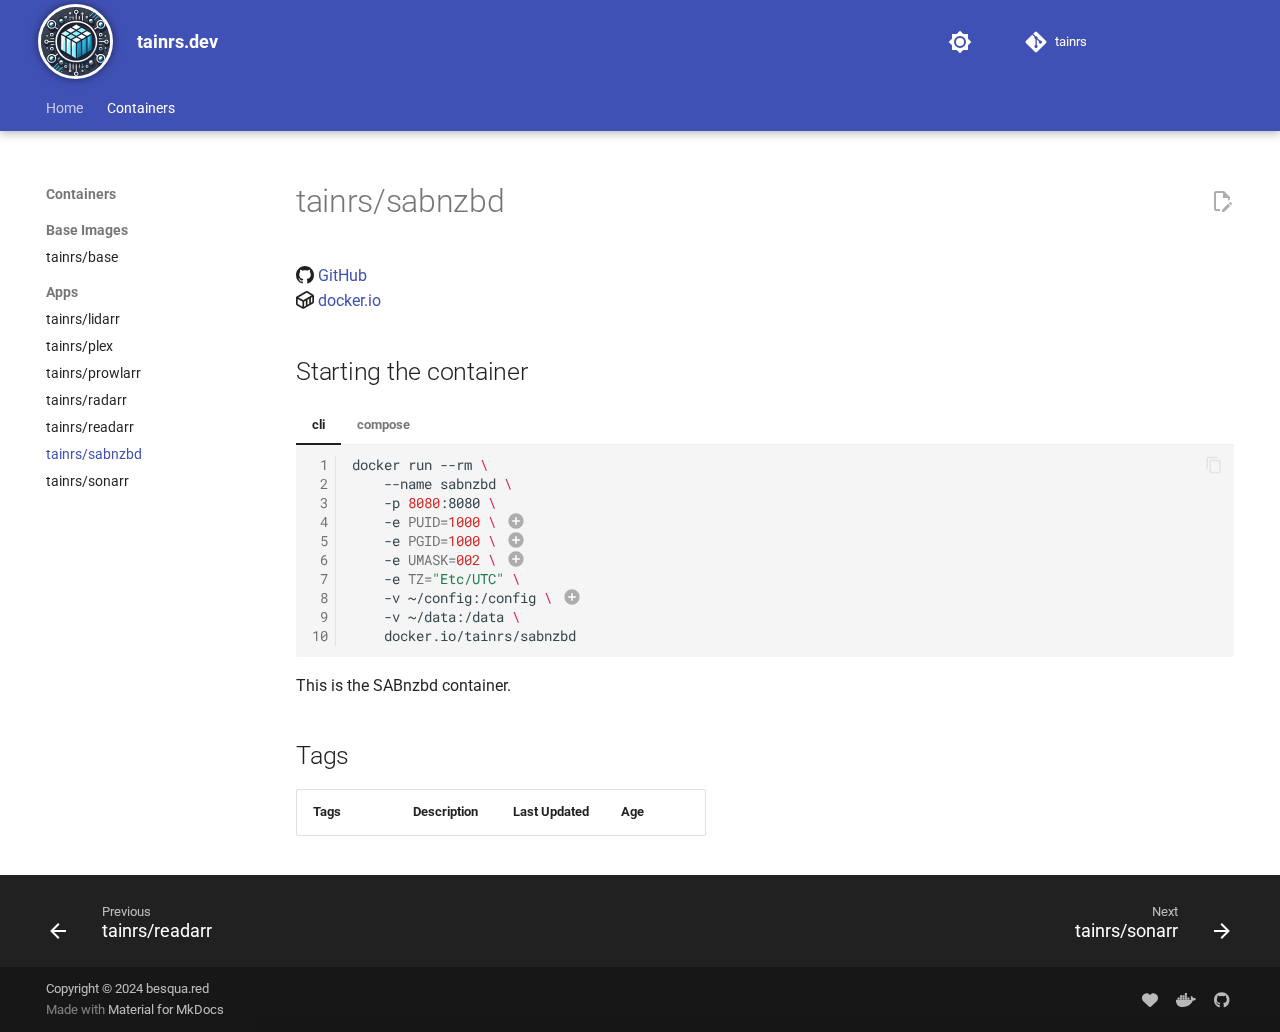
<file: tainrs/sabnzbd/index.html>
<!doctype html>
<html lang="en" class="no-js">
  <head>
    
      <meta charset="utf-8">
      <meta name="viewport" content="width=device-width,initial-scale=1">
      
        <meta name="description" content="Documentation for all Docker images maintained by tainrs.">
      
      
        <meta name="author" content="B. van Wetten">
      
      
        <link rel="canonical" href="https://tainrs.dev/tainrs/sabnzbd/">
      
      
        <link rel="prev" href="../readarr/">
      
      
        <link rel="next" href="../sonarr/">
      
      
      <link rel="icon" href="../../assets/images/favicon.png">
      <meta name="generator" content="mkdocs-1.6.0, mkdocs-material-9.5.27">
    
    
      
        <title>tainrs/sabnzbd - tainrs.dev</title>
      
    
    
      <link rel="stylesheet" href="../../assets/stylesheets/main.6543a935.min.css">
      
        
        <link rel="stylesheet" href="../../assets/stylesheets/palette.06af60db.min.css">
      
      


    
    
      
    
    
      
        
        
        <link rel="preconnect" href="https://fonts.gstatic.com" crossorigin>
        <link rel="stylesheet" href="https://fonts.googleapis.com/css?family=Roboto:300,300i,400,400i,700,700i%7CRoboto+Mono:400,400i,700,700i&display=fallback">
        <style>:root{--md-text-font:"Roboto";--md-code-font:"Roboto Mono"}</style>
      
    
    
      <link rel="stylesheet" href="../../stylesheets/extra.css">
    
    <script>__md_scope=new URL("../..",location),__md_hash=e=>[...e].reduce((e,_)=>(e<<5)-e+_.charCodeAt(0),0),__md_get=(e,_=localStorage,t=__md_scope)=>JSON.parse(_.getItem(t.pathname+"."+e)),__md_set=(e,_,t=localStorage,a=__md_scope)=>{try{t.setItem(a.pathname+"."+e,JSON.stringify(_))}catch(e){}}</script>
    
      

    
    
    
  </head>
  
  
    
    
      
    
    
    
    
    <body dir="ltr" data-md-color-scheme="default" data-md-color-primary="indigo" data-md-color-accent="indigo">
  
    
    <input class="md-toggle" data-md-toggle="drawer" type="checkbox" id="__drawer" autocomplete="off">
    <input class="md-toggle" data-md-toggle="search" type="checkbox" id="__search" autocomplete="off">
    <label class="md-overlay" for="__drawer"></label>
    <div data-md-component="skip">
      
        
        <a href="#starting-the-container" class="md-skip">
          Skip to content
        </a>
      
    </div>
    <div data-md-component="announce">
      
    </div>
    
    
      

  

<header class="md-header md-header--shadow md-header--lifted" data-md-component="header">
  <nav class="md-header__inner md-grid" aria-label="Header">
    <a href="../.." title="tainrs.dev" class="md-header__button md-logo" aria-label="tainrs.dev" data-md-component="logo">
      
  <img src="../../img/tainrs-logo.png" alt="logo">

    </a>
    <label class="md-header__button md-icon" for="__drawer">
      
      <svg xmlns="http://www.w3.org/2000/svg" viewBox="0 0 24 24"><path d="M3 6h18v2H3V6m0 5h18v2H3v-2m0 5h18v2H3v-2Z"/></svg>
    </label>
    <div class="md-header__title" data-md-component="header-title">
      <div class="md-header__ellipsis">
        <div class="md-header__topic">
          <span class="md-ellipsis">
            tainrs.dev
          </span>
        </div>
        <div class="md-header__topic" data-md-component="header-topic">
          <span class="md-ellipsis">
            
              tainrs/sabnzbd
            
          </span>
        </div>
      </div>
    </div>
    
      
        <form class="md-header__option" data-md-component="palette">
  
    
    
    
    <input class="md-option" data-md-color-media="" data-md-color-scheme="default" data-md-color-primary="indigo" data-md-color-accent="indigo"  aria-label="Switch to dark mode"  type="radio" name="__palette" id="__palette_0">
    
      <label class="md-header__button md-icon" title="Switch to dark mode" for="__palette_1" hidden>
        <svg xmlns="http://www.w3.org/2000/svg" viewBox="0 0 24 24"><path d="M12 8a4 4 0 0 0-4 4 4 4 0 0 0 4 4 4 4 0 0 0 4-4 4 4 0 0 0-4-4m0 10a6 6 0 0 1-6-6 6 6 0 0 1 6-6 6 6 0 0 1 6 6 6 6 0 0 1-6 6m8-9.31V4h-4.69L12 .69 8.69 4H4v4.69L.69 12 4 15.31V20h4.69L12 23.31 15.31 20H20v-4.69L23.31 12 20 8.69Z"/></svg>
      </label>
    
  
    
    
    
    <input class="md-option" data-md-color-media="" data-md-color-scheme="slate" data-md-color-primary="indigo" data-md-color-accent="indigo"  aria-label="Switch to light mode"  type="radio" name="__palette" id="__palette_1">
    
      <label class="md-header__button md-icon" title="Switch to light mode" for="__palette_0" hidden>
        <svg xmlns="http://www.w3.org/2000/svg" viewBox="0 0 24 24"><path d="M12 18c-.89 0-1.74-.2-2.5-.55C11.56 16.5 13 14.42 13 12c0-2.42-1.44-4.5-3.5-5.45C10.26 6.2 11.11 6 12 6a6 6 0 0 1 6 6 6 6 0 0 1-6 6m8-9.31V4h-4.69L12 .69 8.69 4H4v4.69L.69 12 4 15.31V20h4.69L12 23.31 15.31 20H20v-4.69L23.31 12 20 8.69Z"/></svg>
      </label>
    
  
</form>
      
    
    
      <script>var media,input,key,value,palette=__md_get("__palette");if(palette&&palette.color){"(prefers-color-scheme)"===palette.color.media&&(media=matchMedia("(prefers-color-scheme: light)"),input=document.querySelector(media.matches?"[data-md-color-media='(prefers-color-scheme: light)']":"[data-md-color-media='(prefers-color-scheme: dark)']"),palette.color.media=input.getAttribute("data-md-color-media"),palette.color.scheme=input.getAttribute("data-md-color-scheme"),palette.color.primary=input.getAttribute("data-md-color-primary"),palette.color.accent=input.getAttribute("data-md-color-accent"));for([key,value]of Object.entries(palette.color))document.body.setAttribute("data-md-color-"+key,value)}</script>
    
    
    
    
      <div class="md-header__source">
        <a href="https://github.com/tainrs/site" title="Go to repository" class="md-source" data-md-component="source">
  <div class="md-source__icon md-icon">
    
    <svg xmlns="http://www.w3.org/2000/svg" viewBox="0 0 448 512"><!--! Font Awesome Free 6.5.2 by @fontawesome - https://fontawesome.com License - https://fontawesome.com/license/free (Icons: CC BY 4.0, Fonts: SIL OFL 1.1, Code: MIT License) Copyright 2024 Fonticons, Inc.--><path d="M439.55 236.05 244 40.45a28.87 28.87 0 0 0-40.81 0l-40.66 40.63 51.52 51.52c27.06-9.14 52.68 16.77 43.39 43.68l49.66 49.66c34.23-11.8 61.18 31 35.47 56.69-26.49 26.49-70.21-2.87-56-37.34L240.22 199v121.85c25.3 12.54 22.26 41.85 9.08 55a34.34 34.34 0 0 1-48.55 0c-17.57-17.6-11.07-46.91 11.25-56v-123c-20.8-8.51-24.6-30.74-18.64-45L142.57 101 8.45 235.14a28.86 28.86 0 0 0 0 40.81l195.61 195.6a28.86 28.86 0 0 0 40.8 0l194.69-194.69a28.86 28.86 0 0 0 0-40.81z"/></svg>
  </div>
  <div class="md-source__repository">
    tainrs
  </div>
</a>
      </div>
    
  </nav>
  
    
      
<nav class="md-tabs" aria-label="Tabs" data-md-component="tabs">
  <div class="md-grid">
    <ul class="md-tabs__list">
      
        
  
  
  
    <li class="md-tabs__item">
      <a href="../.." class="md-tabs__link">
        
  
    
  
  Home

      </a>
    </li>
  

      
        
  
  
    
  
  
    
    
      
  
  
    
  
  
    
    
      <li class="md-tabs__item md-tabs__item--active">
        <a href="../base/" class="md-tabs__link">
          
  
  Containers

        </a>
      </li>
    
  

    
  

      
    </ul>
  </div>
</nav>
    
  
</header>
    
    <div class="md-container" data-md-component="container">
      
      
        
      
      <main class="md-main" data-md-component="main">
        <div class="md-main__inner md-grid">
          
            
              
                
              
              <div class="md-sidebar md-sidebar--primary" data-md-component="sidebar" data-md-type="navigation" >
                <div class="md-sidebar__scrollwrap">
                  <div class="md-sidebar__inner">
                    


  


<nav class="md-nav md-nav--primary md-nav--lifted" aria-label="Navigation" data-md-level="0">
  <label class="md-nav__title" for="__drawer">
    <a href="../.." title="tainrs.dev" class="md-nav__button md-logo" aria-label="tainrs.dev" data-md-component="logo">
      
  <img src="../../img/tainrs-logo.png" alt="logo">

    </a>
    tainrs.dev
  </label>
  
    <div class="md-nav__source">
      <a href="https://github.com/tainrs/site" title="Go to repository" class="md-source" data-md-component="source">
  <div class="md-source__icon md-icon">
    
    <svg xmlns="http://www.w3.org/2000/svg" viewBox="0 0 448 512"><!--! Font Awesome Free 6.5.2 by @fontawesome - https://fontawesome.com License - https://fontawesome.com/license/free (Icons: CC BY 4.0, Fonts: SIL OFL 1.1, Code: MIT License) Copyright 2024 Fonticons, Inc.--><path d="M439.55 236.05 244 40.45a28.87 28.87 0 0 0-40.81 0l-40.66 40.63 51.52 51.52c27.06-9.14 52.68 16.77 43.39 43.68l49.66 49.66c34.23-11.8 61.18 31 35.47 56.69-26.49 26.49-70.21-2.87-56-37.34L240.22 199v121.85c25.3 12.54 22.26 41.85 9.08 55a34.34 34.34 0 0 1-48.55 0c-17.57-17.6-11.07-46.91 11.25-56v-123c-20.8-8.51-24.6-30.74-18.64-45L142.57 101 8.45 235.14a28.86 28.86 0 0 0 0 40.81l195.61 195.6a28.86 28.86 0 0 0 40.8 0l194.69-194.69a28.86 28.86 0 0 0 0-40.81z"/></svg>
  </div>
  <div class="md-source__repository">
    tainrs
  </div>
</a>
    </div>
  
  <ul class="md-nav__list" data-md-scrollfix>
    
      
      
  
  
  
  
    <li class="md-nav__item">
      <a href="../.." class="md-nav__link">
        
  
  <span class="md-ellipsis">
    Home
  </span>
  

      </a>
    </li>
  

    
      
      
  
  
    
  
  
  
    
    
    
      
        
        
      
      
        
      
    
    
    <li class="md-nav__item md-nav__item--active md-nav__item--section md-nav__item--nested">
      
        
        
        <input class="md-nav__toggle md-toggle " type="checkbox" id="__nav_2" checked>
        
          
          <label class="md-nav__link" for="__nav_2" id="__nav_2_label" tabindex="">
            
  
  <span class="md-ellipsis">
    Containers
  </span>
  

            <span class="md-nav__icon md-icon"></span>
          </label>
        
        <nav class="md-nav" data-md-level="1" aria-labelledby="__nav_2_label" aria-expanded="true">
          <label class="md-nav__title" for="__nav_2">
            <span class="md-nav__icon md-icon"></span>
            Containers
          </label>
          <ul class="md-nav__list" data-md-scrollfix>
            
              
                
  
  
  
  
    
    
    
      
      
        
          
          
        
      
    
    
    <li class="md-nav__item md-nav__item--section md-nav__item--nested">
      
        
        
        <input class="md-nav__toggle md-toggle " type="checkbox" id="__nav_2_1" >
        
          
          <label class="md-nav__link" for="__nav_2_1" id="__nav_2_1_label" tabindex="">
            
  
  <span class="md-ellipsis">
    Base Images
  </span>
  

            <span class="md-nav__icon md-icon"></span>
          </label>
        
        <nav class="md-nav" data-md-level="2" aria-labelledby="__nav_2_1_label" aria-expanded="false">
          <label class="md-nav__title" for="__nav_2_1">
            <span class="md-nav__icon md-icon"></span>
            Base Images
          </label>
          <ul class="md-nav__list" data-md-scrollfix>
            
              
                
  
  
  
  
    <li class="md-nav__item">
      <a href="../base/" class="md-nav__link">
        
  
  <span class="md-ellipsis">
    tainrs/base
  </span>
  

      </a>
    </li>
  

              
            
          </ul>
        </nav>
      
    </li>
  

              
            
              
                
  
  
    
  
  
  
    
    
    
      
      
        
          
          
        
      
    
    
    <li class="md-nav__item md-nav__item--active md-nav__item--section md-nav__item--nested">
      
        
        
        <input class="md-nav__toggle md-toggle " type="checkbox" id="__nav_2_2" checked>
        
          
          <label class="md-nav__link" for="__nav_2_2" id="__nav_2_2_label" tabindex="">
            
  
  <span class="md-ellipsis">
    Apps
  </span>
  

            <span class="md-nav__icon md-icon"></span>
          </label>
        
        <nav class="md-nav" data-md-level="2" aria-labelledby="__nav_2_2_label" aria-expanded="true">
          <label class="md-nav__title" for="__nav_2_2">
            <span class="md-nav__icon md-icon"></span>
            Apps
          </label>
          <ul class="md-nav__list" data-md-scrollfix>
            
              
                
  
  
  
  
    <li class="md-nav__item">
      <a href="../lidarr/" class="md-nav__link">
        
  
  <span class="md-ellipsis">
    tainrs/lidarr
  </span>
  

      </a>
    </li>
  

              
            
              
                
  
  
  
  
    <li class="md-nav__item">
      <a href="../plex/" class="md-nav__link">
        
  
  <span class="md-ellipsis">
    tainrs/plex
  </span>
  

      </a>
    </li>
  

              
            
              
                
  
  
  
  
    <li class="md-nav__item">
      <a href="../prowlarr/" class="md-nav__link">
        
  
  <span class="md-ellipsis">
    tainrs/prowlarr
  </span>
  

      </a>
    </li>
  

              
            
              
                
  
  
  
  
    <li class="md-nav__item">
      <a href="../radarr/" class="md-nav__link">
        
  
  <span class="md-ellipsis">
    tainrs/radarr
  </span>
  

      </a>
    </li>
  

              
            
              
                
  
  
  
  
    <li class="md-nav__item">
      <a href="../readarr/" class="md-nav__link">
        
  
  <span class="md-ellipsis">
    tainrs/readarr
  </span>
  

      </a>
    </li>
  

              
            
              
                
  
  
    
  
  
  
    <li class="md-nav__item md-nav__item--active">
      
      <input class="md-nav__toggle md-toggle" type="checkbox" id="__toc">
      
      
      
        <label class="md-nav__link md-nav__link--active" for="__toc">
          
  
  <span class="md-ellipsis">
    tainrs/sabnzbd
  </span>
  

          <span class="md-nav__icon md-icon"></span>
        </label>
      
      <a href="./" class="md-nav__link md-nav__link--active">
        
  
  <span class="md-ellipsis">
    tainrs/sabnzbd
  </span>
  

      </a>
      
        

<nav class="md-nav md-nav--secondary" aria-label="Table of contents">
  
  
  
  
    <label class="md-nav__title" for="__toc">
      <span class="md-nav__icon md-icon"></span>
      Table of contents
    </label>
    <ul class="md-nav__list" data-md-component="toc" data-md-scrollfix>
      
        <li class="md-nav__item">
  <a href="#starting-the-container" class="md-nav__link">
    <span class="md-ellipsis">
      Starting the container
    </span>
  </a>
  
</li>
      
        <li class="md-nav__item">
  <a href="#tags" class="md-nav__link">
    <span class="md-ellipsis">
      Tags
    </span>
  </a>
  
</li>
      
    </ul>
  
</nav>
      
    </li>
  

              
            
              
                
  
  
  
  
    <li class="md-nav__item">
      <a href="../sonarr/" class="md-nav__link">
        
  
  <span class="md-ellipsis">
    tainrs/sonarr
  </span>
  

      </a>
    </li>
  

              
            
          </ul>
        </nav>
      
    </li>
  

              
            
          </ul>
        </nav>
      
    </li>
  

    
  </ul>
</nav>
                  </div>
                </div>
              </div>
            
            
              
                
              
              <div class="md-sidebar md-sidebar--secondary" data-md-component="sidebar" data-md-type="toc" hidden>
                <div class="md-sidebar__scrollwrap">
                  <div class="md-sidebar__inner">
                    

<nav class="md-nav md-nav--secondary" aria-label="Table of contents">
  
  
  
  
    <label class="md-nav__title" for="__toc">
      <span class="md-nav__icon md-icon"></span>
      Table of contents
    </label>
    <ul class="md-nav__list" data-md-component="toc" data-md-scrollfix>
      
        <li class="md-nav__item">
  <a href="#starting-the-container" class="md-nav__link">
    <span class="md-ellipsis">
      Starting the container
    </span>
  </a>
  
</li>
      
        <li class="md-nav__item">
  <a href="#tags" class="md-nav__link">
    <span class="md-ellipsis">
      Tags
    </span>
  </a>
  
</li>
      
    </ul>
  
</nav>
                  </div>
                </div>
              </div>
            
          
          
            <div class="md-content" data-md-component="content">
              <article class="md-content__inner md-typeset">
                
                  

  
    <a href="https://github.com/tainrs/site/edit/main/docs/tainrs/sabnzbd.md" title="Edit this page" class="md-content__button md-icon">
      
      <svg xmlns="http://www.w3.org/2000/svg" viewBox="0 0 24 24"><path d="M10 20H6V4h7v5h5v3.1l2-2V8l-6-6H6c-1.1 0-2 .9-2 2v16c0 1.1.9 2 2 2h4v-2m10.2-7c.1 0 .3.1.4.2l1.3 1.3c.2.2.2.6 0 .8l-1 1-2.1-2.1 1-1c.1-.1.2-.2.4-.2m0 3.9L14.1 23H12v-2.1l6.1-6.1 2.1 2.1Z"/></svg>
    </a>
  
  


  <h1>tainrs/sabnzbd</h1>

<p><span class="twemoji"><svg xmlns="http://www.w3.org/2000/svg" viewBox="0 0 16 16"><path d="M8 0c4.42 0 8 3.58 8 8a8.013 8.013 0 0 1-5.45 7.59c-.4.08-.55-.17-.55-.38 0-.27.01-1.13.01-2.2 0-.75-.25-1.23-.54-1.48 1.78-.2 3.65-.88 3.65-3.95 0-.88-.31-1.59-.82-2.15.08-.2.36-1.02-.08-2.12 0 0-.67-.22-2.2.82-.64-.18-1.32-.27-2-.27-.68 0-1.36.09-2 .27-1.53-1.03-2.2-.82-2.2-.82-.44 1.1-.16 1.92-.08 2.12-.51.56-.82 1.28-.82 2.15 0 3.06 1.86 3.75 3.64 3.95-.23.2-.44.55-.51 1.07-.46.21-1.61.55-2.33-.66-.15-.24-.6-.83-1.23-.82-.67.01-.27.38.01.53.34.19.73.9.82 1.13.16.45.68 1.31 2.69.94 0 .67.01 1.3.01 1.49 0 .21-.15.45-.55.38A7.995 7.995 0 0 1 0 8c0-4.42 3.58-8 8-8Z"/></svg></span> <a id=github-link href="" class="header-icons" target="_blank" rel="noopener">GitHub</a><br>
<span class="twemoji"><svg xmlns="http://www.w3.org/2000/svg" viewBox="0 0 16 16"><path d="m10.41.24 4.711 2.774c.544.316.878.897.879 1.526v5.01a1.77 1.77 0 0 1-.88 1.53l-7.753 4.521-.002.001a1.769 1.769 0 0 1-1.774 0H5.59L.873 12.85A1.761 1.761 0 0 1 0 11.327V6.292c0-.304.078-.598.22-.855l.004-.005.01-.019c.15-.262.369-.486.64-.643L8.641.239a1.752 1.752 0 0 1 1.765 0l.002.001ZM9.397 1.534l-7.17 4.182 4.116 2.388a.27.27 0 0 0 .269 0l7.152-4.148-4.115-2.422a.252.252 0 0 0-.252 0Zm-7.768 10.02 4.1 2.393V9.474a1.807 1.807 0 0 1-.138-.072L1.5 7.029v4.298c0 .095.05.181.129.227Zm8.6.642 1.521-.887v-4.45l-1.521.882ZM7.365 9.402h.001c-.044.026-.09.049-.136.071v4.472l1.5-.875V8.61Zm5.885 1.032 1.115-.65h.002a.267.267 0 0 0 .133-.232V5.264l-1.25.725Z"/></svg></span> <a id=dockerio-link href="" class="header-icons" target="_blank" rel="noopener">docker.io</a></p>
<div id="project-links"></div>

<h2 id="starting-the-container">Starting the container</h2>
<div class="tabbed-set tabbed-alternate" data-tabs="1:2"><input checked="checked" id="__tabbed_1_1" name="__tabbed_1" type="radio" /><input id="__tabbed_1_2" name="__tabbed_1" type="radio" /><div class="tabbed-labels"><label for="__tabbed_1_1">cli</label><label for="__tabbed_1_2">compose</label></div>
<div class="tabbed-content">
<div class="tabbed-block">
<div class="language-shell highlight"><table class="highlighttable"><tr><td class="linenos"><div class="linenodiv"><pre><span></span><span class="normal"><a href="#__codelineno-0-1"> 1</a></span>
<span class="normal"><a href="#__codelineno-0-2"> 2</a></span>
<span class="normal"><a href="#__codelineno-0-3"> 3</a></span>
<span class="normal"><a href="#__codelineno-0-4"> 4</a></span>
<span class="normal"><a href="#__codelineno-0-5"> 5</a></span>
<span class="normal"><a href="#__codelineno-0-6"> 6</a></span>
<span class="normal"><a href="#__codelineno-0-7"> 7</a></span>
<span class="normal"><a href="#__codelineno-0-8"> 8</a></span>
<span class="normal"><a href="#__codelineno-0-9"> 9</a></span>
<span class="normal"><a href="#__codelineno-0-10">10</a></span></pre></div></td><td class="code"><div><pre><span></span><code><span id="__span-0-1"><a id="__codelineno-0-1" name="__codelineno-0-1"></a>docker<span class="w"> </span>run<span class="w"> </span>--rm<span class="w"> </span><span class="se">\</span>
</span><span id="__span-0-2"><a id="__codelineno-0-2" name="__codelineno-0-2"></a><span class="w">    </span>--name<span class="w"> </span>sabnzbd<span class="w"> </span><span class="se">\</span>
</span><span id="__span-0-3"><a id="__codelineno-0-3" name="__codelineno-0-3"></a><span class="w">    </span>-p<span class="w"> </span><span class="m">8080</span>:8080<span class="w"> </span><span class="se">\</span>
</span><span id="__span-0-4"><a id="__codelineno-0-4" name="__codelineno-0-4"></a><span class="w">    </span>-e<span class="w"> </span><span class="nv">PUID</span><span class="o">=</span><span class="m">1000</span><span class="w"> </span><span class="se">\ </span><span class="c1">#(1)!</span>
</span><span id="__span-0-5"><a id="__codelineno-0-5" name="__codelineno-0-5"></a><span class="w">    </span>-e<span class="w"> </span><span class="nv">PGID</span><span class="o">=</span><span class="m">1000</span><span class="w"> </span><span class="se">\ </span><span class="c1">#(2)!</span>
</span><span id="__span-0-6"><a id="__codelineno-0-6" name="__codelineno-0-6"></a><span class="w">    </span>-e<span class="w"> </span><span class="nv">UMASK</span><span class="o">=</span><span class="m">002</span><span class="w"> </span><span class="se">\ </span><span class="c1">#(3)!</span>
</span><span id="__span-0-7"><a id="__codelineno-0-7" name="__codelineno-0-7"></a><span class="w">    </span>-e<span class="w"> </span><span class="nv">TZ</span><span class="o">=</span><span class="s2">&quot;Etc/UTC&quot;</span><span class="w"> </span><span class="se">\</span>
</span><span id="__span-0-8"><a id="__codelineno-0-8" name="__codelineno-0-8"></a><span class="w">    </span>-v<span class="w"> </span>~/config:/config<span class="w"> </span><span class="se">\ </span><span class="c1">#(4)!</span>
</span><span id="__span-0-9"><a id="__codelineno-0-9" name="__codelineno-0-9"></a><span class="w">    </span>-v<span class="w"> </span>~/data:/data<span class="w"> </span><span class="se">\</span>
</span><span id="__span-0-10"><a id="__codelineno-0-10" name="__codelineno-0-10"></a><span class="w">    </span>docker.io/tainrs/sabnzbd
</span></code></pre></div></td></tr></table></div>
<ol>
<li>
<p>Set the <code>PUID</code> variable to the local user that has read &amp; write permissions for the <code>config</code> folder. (e.g. <code>PUID=1000</code> or <code>PUID=$(id -u)</code> for the current user id)</p>
</li>
<li>
<p>Set the <code>GUID</code> variable to the local group that has read &amp; write permissions for the <code>config</code> folder. (e.g. <code>GUID=1000</code> or <code>GUID=$(id -g)</code> for the current group id)</p>
</li>
<li>
<p>UMASK 002 is the default for most applications. This corresponds to 775 or rwxrwxr-x permissions.</p>
</li>
<li>
<p>Set the path to your config folder as needed. Here it's set to the <code>config</code> subfolder in the current directory. <br/><br/><strong>Hint</strong>: you can use the current workdir as wel. e.g. <code>-v $(pwd)/config:/config</code></p>
</li>
</ol>
</div>
<div class="tabbed-block">
<div class="language-yaml highlight"><table class="highlighttable"><tr><td class="linenos"><div class="linenodiv"><pre><span></span><span class="normal"><a href="#__codelineno-1-1"> 1</a></span>
<span class="normal"><a href="#__codelineno-1-2"> 2</a></span>
<span class="normal"><a href="#__codelineno-1-3"> 3</a></span>
<span class="normal"><a href="#__codelineno-1-4"> 4</a></span>
<span class="normal"><a href="#__codelineno-1-5"> 5</a></span>
<span class="normal"><a href="#__codelineno-1-6"> 6</a></span>
<span class="normal"><a href="#__codelineno-1-7"> 7</a></span>
<span class="normal"><a href="#__codelineno-1-8"> 8</a></span>
<span class="normal"><a href="#__codelineno-1-9"> 9</a></span>
<span class="normal"><a href="#__codelineno-1-10">10</a></span>
<span class="normal"><a href="#__codelineno-1-11">11</a></span>
<span class="normal"><a href="#__codelineno-1-12">12</a></span>
<span class="normal"><a href="#__codelineno-1-13">13</a></span>
<span class="normal"><a href="#__codelineno-1-14">14</a></span></pre></div></td><td class="code"><div><pre><span></span><code><span id="__span-1-1"><a id="__codelineno-1-1" name="__codelineno-1-1"></a><span class="nt">services</span><span class="p">:</span>
</span><span id="__span-1-2"><a id="__codelineno-1-2" name="__codelineno-1-2"></a><span class="w">  </span><span class="nt">sabnzbd</span><span class="p">:</span>
</span><span id="__span-1-3"><a id="__codelineno-1-3" name="__codelineno-1-3"></a><span class="w">    </span><span class="nt">container_name</span><span class="p">:</span><span class="w"> </span><span class="l l-Scalar l-Scalar-Plain">sabnzbd</span>
</span><span id="__span-1-4"><a id="__codelineno-1-4" name="__codelineno-1-4"></a><span class="w">    </span><span class="nt">image</span><span class="p">:</span><span class="w"> </span><span class="l l-Scalar l-Scalar-Plain">docker.io/tainrs/sabnzbd</span>
</span><span id="__span-1-5"><a id="__codelineno-1-5" name="__codelineno-1-5"></a><span class="w">    </span><span class="nt">ports</span><span class="p">:</span>
</span><span id="__span-1-6"><a id="__codelineno-1-6" name="__codelineno-1-6"></a><span class="w">      </span><span class="p p-Indicator">-</span><span class="w"> </span><span class="s">&quot;8080:8080&quot;</span>
</span><span id="__span-1-7"><a id="__codelineno-1-7" name="__codelineno-1-7"></a><span class="w">    </span><span class="nt">environment</span><span class="p">:</span>
</span><span id="__span-1-8"><a id="__codelineno-1-8" name="__codelineno-1-8"></a><span class="w">      </span><span class="p p-Indicator">-</span><span class="w"> </span><span class="l l-Scalar l-Scalar-Plain">PUID=1000</span><span class="w"> </span><span class="c1">#(1)!</span>
</span><span id="__span-1-9"><a id="__codelineno-1-9" name="__codelineno-1-9"></a><span class="w">      </span><span class="p p-Indicator">-</span><span class="w"> </span><span class="l l-Scalar l-Scalar-Plain">PGID=1000</span><span class="w"> </span><span class="c1">#(2)!</span>
</span><span id="__span-1-10"><a id="__codelineno-1-10" name="__codelineno-1-10"></a><span class="w">      </span><span class="p p-Indicator">-</span><span class="w"> </span><span class="l l-Scalar l-Scalar-Plain">UMASK=002</span><span class="w"> </span><span class="c1">#(3)!</span>
</span><span id="__span-1-11"><a id="__codelineno-1-11" name="__codelineno-1-11"></a><span class="w">      </span><span class="p p-Indicator">-</span><span class="w"> </span><span class="l l-Scalar l-Scalar-Plain">TZ=Etc/UTC</span>
</span><span id="__span-1-12"><a id="__codelineno-1-12" name="__codelineno-1-12"></a><span class="w">    </span><span class="nt">volumes</span><span class="p">:</span>
</span><span id="__span-1-13"><a id="__codelineno-1-13" name="__codelineno-1-13"></a><span class="w">      </span><span class="p p-Indicator">-</span><span class="w"> </span><span class="l l-Scalar l-Scalar-Plain">~/config:/config</span>
</span><span id="__span-1-14"><a id="__codelineno-1-14" name="__codelineno-1-14"></a><span class="w">      </span><span class="p p-Indicator">-</span><span class="w"> </span><span class="l l-Scalar l-Scalar-Plain">~/data:/data</span>
</span></code></pre></div></td></tr></table></div>
<ol>
<li>
<p>Set the <code>PUID</code> variable to the local user that has read &amp; write permissions for the <code>config</code> folder. (e.g. <code>PUID=1000</code> or <code>PUID=$(id -u)</code> for the current user id)</p>
</li>
<li>
<p>Set the <code>GUID</code> variable to the local group that has read &amp; write permissions for the <code>config</code> folder. (e.g. <code>GUID=1000</code> or <code>GUID=$(id -g)</code> for the current group id)</p>
</li>
<li>
<p>UMASK 002 is the default for most applications. This corresponds to 775 or rwxrwxr-x permissions.</p>
</li>
<li>
<p>Set the path to your config folder as needed. Here it's set to the <code>config</code> subfolder in the current directory. <br/><br/><strong>Hint</strong>: you can use the current workdir as wel. e.g. <code>-v $(pwd)/config:/config</code></p>
</li>
</ol>
</div>
</div>
</div>
<p>This is the SABnzbd container.</p>
<h2 id="tags">Tags</h2>
<table id= "tags-table">
  <thead>
    <th style="white-space:nowrap;">Tags</th>
    <th style="white-space:nowrap;">Description</th>
    <th style="white-space:nowrap;">Last Updated</th>
    <th style="white-space:nowrap;">Age</th>
  </thead>
  <tbody>
  </tbody>
</table>







  
  




  



                
              </article>
            </div>
          
          
<script>var target=document.getElementById(location.hash.slice(1));target&&target.name&&(target.checked=target.name.startsWith("__tabbed_"))</script>
        </div>
        
          <button type="button" class="md-top md-icon" data-md-component="top" hidden>
  
  <svg xmlns="http://www.w3.org/2000/svg" viewBox="0 0 24 24"><path d="M13 20h-2V8l-5.5 5.5-1.42-1.42L12 4.16l7.92 7.92-1.42 1.42L13 8v12Z"/></svg>
  Back to top
</button>
        
      </main>
      
        <footer class="md-footer">
  
    
      
        
      
      <nav class="md-footer__inner md-grid" aria-label="Footer" >
        
          
          <a href="../readarr/" class="md-footer__link md-footer__link--prev" aria-label="Previous: tainrs/readarr">
            <div class="md-footer__button md-icon">
              
              <svg xmlns="http://www.w3.org/2000/svg" viewBox="0 0 24 24"><path d="M20 11v2H8l5.5 5.5-1.42 1.42L4.16 12l7.92-7.92L13.5 5.5 8 11h12Z"/></svg>
            </div>
            <div class="md-footer__title">
              <span class="md-footer__direction">
                Previous
              </span>
              <div class="md-ellipsis">
                tainrs/readarr
              </div>
            </div>
          </a>
        
        
          
          <a href="../sonarr/" class="md-footer__link md-footer__link--next" aria-label="Next: tainrs/sonarr">
            <div class="md-footer__title">
              <span class="md-footer__direction">
                Next
              </span>
              <div class="md-ellipsis">
                tainrs/sonarr
              </div>
            </div>
            <div class="md-footer__button md-icon">
              
              <svg xmlns="http://www.w3.org/2000/svg" viewBox="0 0 24 24"><path d="M4 11v2h12l-5.5 5.5 1.42 1.42L19.84 12l-7.92-7.92L10.5 5.5 16 11H4Z"/></svg>
            </div>
          </a>
        
      </nav>
    
  
  <div class="md-footer-meta md-typeset">
    <div class="md-footer-meta__inner md-grid">
      <div class="md-copyright">
  
    <div class="md-copyright__highlight">
      Copyright &copy; 2024 besqua.red<br/>
    </div>
  
  
    Made with
    <a href="https://squidfunk.github.io/mkdocs-material/" target="_blank" rel="noopener">
      Material for MkDocs
    </a>
  
</div>
      
        <div class="md-social">
  
    
    
    
    
    <a href="https://tainrs.dev/donate" target="_blank" rel="noopener" title="Donate" class="md-social__link">
      <svg xmlns="http://www.w3.org/2000/svg" viewBox="0 0 512 512"><!--! Font Awesome Free 6.5.2 by @fontawesome - https://fontawesome.com License - https://fontawesome.com/license/free (Icons: CC BY 4.0, Fonts: SIL OFL 1.1, Code: MIT License) Copyright 2024 Fonticons, Inc.--><path d="m47.6 300.4 180.7 168.7c7.5 7 17.4 10.9 27.7 10.9s20.2-3.9 27.7-10.9l180.7-168.7c30.4-28.3 47.6-68 47.6-109.5v-5.8c0-69.9-50.5-129.5-119.4-141-45.6-7.6-92 7.3-124.6 39.9l-12 12-12-12c-32.6-32.6-79-47.5-124.6-39.9C50.5 55.6 0 115.2 0 185.1v5.8c0 41.5 17.2 81.2 47.6 109.5z"/></svg>
    </a>
  
    
    
    
    
    <a href="https://tainrs.dev/dockerhub" target="_blank" rel="noopener" title="Docker" class="md-social__link">
      <svg xmlns="http://www.w3.org/2000/svg" viewBox="0 0 640 512"><!--! Font Awesome Free 6.5.2 by @fontawesome - https://fontawesome.com License - https://fontawesome.com/license/free (Icons: CC BY 4.0, Fonts: SIL OFL 1.1, Code: MIT License) Copyright 2024 Fonticons, Inc.--><path d="M349.9 236.3h-66.1v-59.4h66.1v59.4zm0-204.3h-66.1v60.7h66.1V32zm78.2 144.8H362v59.4h66.1v-59.4zm-156.3-72.1h-66.1v60.1h66.1v-60.1zm78.1 0h-66.1v60.1h66.1v-60.1zm276.8 100c-14.4-9.7-47.6-13.2-73.1-8.4-3.3-24-16.7-44.9-41.1-63.7l-14-9.3-9.3 14c-18.4 27.8-23.4 73.6-3.7 103.8-8.7 4.7-25.8 11.1-48.4 10.7H2.4c-8.7 50.8 5.8 116.8 44 162.1 37.1 43.9 92.7 66.2 165.4 66.2 157.4 0 273.9-72.5 328.4-204.2 21.4.4 67.6.1 91.3-45.2 1.5-2.5 6.6-13.2 8.5-17.1l-13.3-8.9zm-511.1-27.9h-66v59.4h66.1v-59.4zm78.1 0h-66.1v59.4h66.1v-59.4zm78.1 0h-66.1v59.4h66.1v-59.4zm-78.1-72.1h-66.1v60.1h66.1v-60.1z"/></svg>
    </a>
  
    
    
    
    
    <a href="https://tainrs.dev/github" target="_blank" rel="noopener" title="GitHub" class="md-social__link">
      <svg xmlns="http://www.w3.org/2000/svg" viewBox="0 0 496 512"><!--! Font Awesome Free 6.5.2 by @fontawesome - https://fontawesome.com License - https://fontawesome.com/license/free (Icons: CC BY 4.0, Fonts: SIL OFL 1.1, Code: MIT License) Copyright 2024 Fonticons, Inc.--><path d="M165.9 397.4c0 2-2.3 3.6-5.2 3.6-3.3.3-5.6-1.3-5.6-3.6 0-2 2.3-3.6 5.2-3.6 3-.3 5.6 1.3 5.6 3.6zm-31.1-4.5c-.7 2 1.3 4.3 4.3 4.9 2.6 1 5.6 0 6.2-2s-1.3-4.3-4.3-5.2c-2.6-.7-5.5.3-6.2 2.3zm44.2-1.7c-2.9.7-4.9 2.6-4.6 4.9.3 2 2.9 3.3 5.9 2.6 2.9-.7 4.9-2.6 4.6-4.6-.3-1.9-3-3.2-5.9-2.9zM244.8 8C106.1 8 0 113.3 0 252c0 110.9 69.8 205.8 169.5 239.2 12.8 2.3 17.3-5.6 17.3-12.1 0-6.2-.3-40.4-.3-61.4 0 0-70 15-84.7-29.8 0 0-11.4-29.1-27.8-36.6 0 0-22.9-15.7 1.6-15.4 0 0 24.9 2 38.6 25.8 21.9 38.6 58.6 27.5 72.9 20.9 2.3-16 8.8-27.1 16-33.7-55.9-6.2-112.3-14.3-112.3-110.5 0-27.5 7.6-41.3 23.6-58.9-2.6-6.5-11.1-33.3 2.6-67.9 20.9-6.5 69 27 69 27 20-5.6 41.5-8.5 62.8-8.5s42.8 2.9 62.8 8.5c0 0 48.1-33.6 69-27 13.7 34.7 5.2 61.4 2.6 67.9 16 17.7 25.8 31.5 25.8 58.9 0 96.5-58.9 104.2-114.8 110.5 9.2 7.9 17 22.9 17 46.4 0 33.7-.3 75.4-.3 83.6 0 6.5 4.6 14.4 17.3 12.1C428.2 457.8 496 362.9 496 252 496 113.3 383.5 8 244.8 8zM97.2 352.9c-1.3 1-1 3.3.7 5.2 1.6 1.6 3.9 2.3 5.2 1 1.3-1 1-3.3-.7-5.2-1.6-1.6-3.9-2.3-5.2-1zm-10.8-8.1c-.7 1.3.3 2.9 2.3 3.9 1.6 1 3.6.7 4.3-.7.7-1.3-.3-2.9-2.3-3.9-2-.6-3.6-.3-4.3.7zm32.4 35.6c-1.6 1.3-1 4.3 1.3 6.2 2.3 2.3 5.2 2.6 6.5 1 1.3-1.3.7-4.3-1.3-6.2-2.2-2.3-5.2-2.6-6.5-1zm-11.4-14.7c-1.6 1-1.6 3.6 0 5.9 1.6 2.3 4.3 3.3 5.6 2.3 1.6-1.3 1.6-3.9 0-6.2-1.4-2.3-4-3.3-5.6-2z"/></svg>
    </a>
  
</div>
      
    </div>
  </div>
</footer>
      
    </div>
    <div class="md-dialog" data-md-component="dialog">
      <div class="md-dialog__inner md-typeset"></div>
    </div>
    
    
    <script id="__config" type="application/json">{"base": "../..", "features": ["content.action.edit", "navigation.tabs", "navigation.tabs.sticky", "navigation.sections", "navigation.top", "navigation.footer", "content.code.copy", "content.code.select", "content.code.annotate"], "search": "../../assets/javascripts/workers/search.b8dbb3d2.min.js", "translations": {"clipboard.copied": "Copied to clipboard", "clipboard.copy": "Copy to clipboard", "search.result.more.one": "1 more on this page", "search.result.more.other": "# more on this page", "search.result.none": "No matching documents", "search.result.one": "1 matching document", "search.result.other": "# matching documents", "search.result.placeholder": "Type to start searching", "search.result.term.missing": "Missing", "select.version": "Select version"}}</script>
    
    
      <script src="../../assets/javascripts/bundle.ad660dcc.min.js"></script>
      
        <script src="https://ajax.googleapis.com/ajax/libs/jquery/3.5.1/jquery.min.js"></script>
      
        <script src="../../javascripts/loadJSON.js"></script>
      
    
  </body>
</html>
</file>
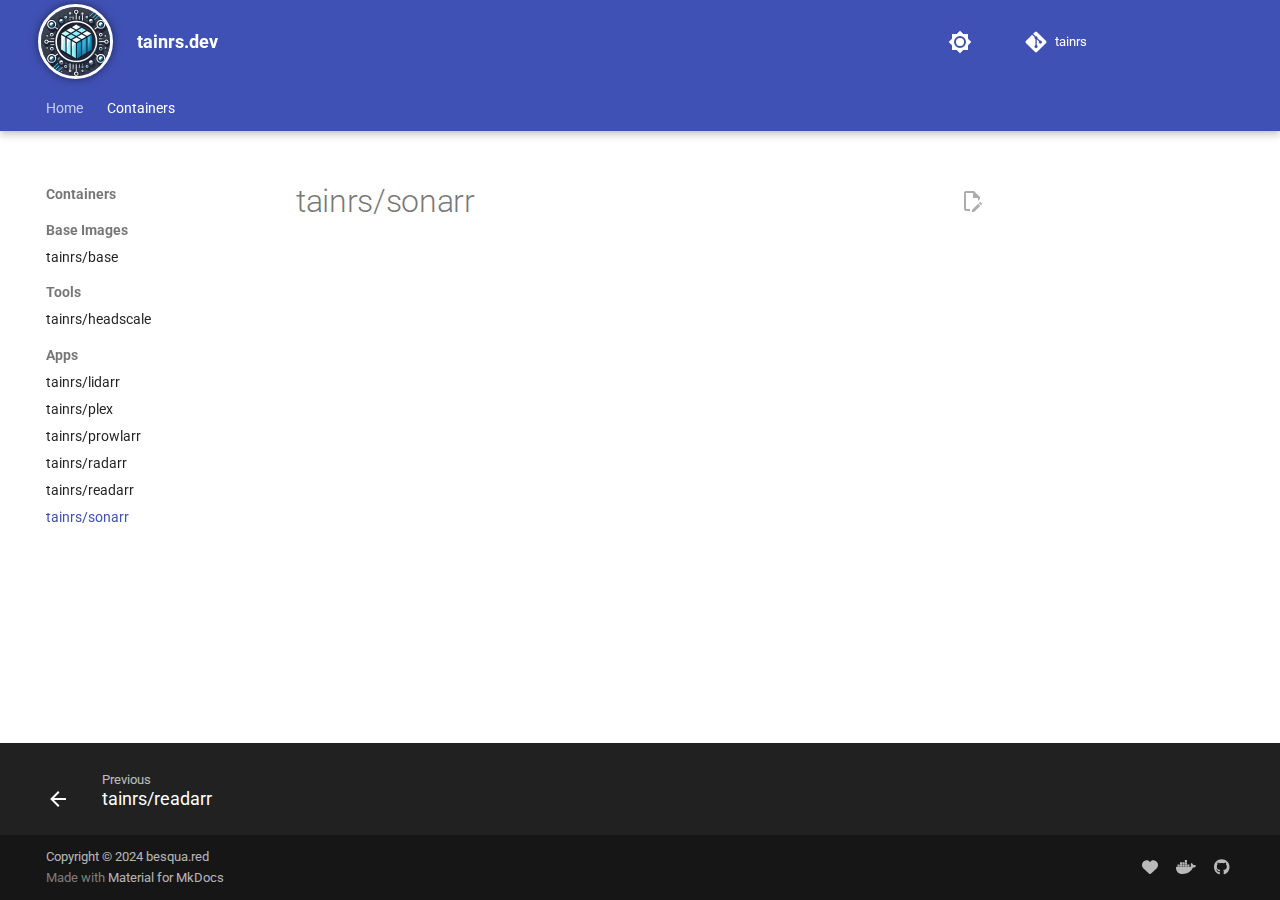
<file: tainrs/sonarr/index.html>
<!doctype html>
<html lang="en" class="no-js">
  <head>
    
      <meta charset="utf-8">
      <meta name="viewport" content="width=device-width,initial-scale=1">
      
        <meta name="description" content="Documentation for all Docker images maintained by tainrs.">
      
      
        <meta name="author" content="B. van Wetten">
      
      
        <link rel="canonical" href="https://tainrs.dev/tainrs/sonarr/">
      
      
        <link rel="prev" href="../readarr/">
      
      
      
      <link rel="icon" href="../../assets/images/favicon.png">
      <meta name="generator" content="mkdocs-1.6.0, mkdocs-material-9.5.27">
    
    
      
        <title>tainrs/sonarr - tainrs.dev</title>
      
    
    
      <link rel="stylesheet" href="../../assets/stylesheets/main.6543a935.min.css">
      
        
        <link rel="stylesheet" href="../../assets/stylesheets/palette.06af60db.min.css">
      
      


    
    
      
    
    
      
        
        
        <link rel="preconnect" href="https://fonts.gstatic.com" crossorigin>
        <link rel="stylesheet" href="https://fonts.googleapis.com/css?family=Roboto:300,300i,400,400i,700,700i%7CRoboto+Mono:400,400i,700,700i&display=fallback">
        <style>:root{--md-text-font:"Roboto";--md-code-font:"Roboto Mono"}</style>
      
    
    
      <link rel="stylesheet" href="../../stylesheets/extra.css">
    
    <script>__md_scope=new URL("../..",location),__md_hash=e=>[...e].reduce((e,_)=>(e<<5)-e+_.charCodeAt(0),0),__md_get=(e,_=localStorage,t=__md_scope)=>JSON.parse(_.getItem(t.pathname+"."+e)),__md_set=(e,_,t=localStorage,a=__md_scope)=>{try{t.setItem(a.pathname+"."+e,JSON.stringify(_))}catch(e){}}</script>
    
      

    
    
    
  </head>
  
  
    
    
      
    
    
    
    
    <body dir="ltr" data-md-color-scheme="default" data-md-color-primary="indigo" data-md-color-accent="indigo">
  
    
    <input class="md-toggle" data-md-toggle="drawer" type="checkbox" id="__drawer" autocomplete="off">
    <input class="md-toggle" data-md-toggle="search" type="checkbox" id="__search" autocomplete="off">
    <label class="md-overlay" for="__drawer"></label>
    <div data-md-component="skip">
      
    </div>
    <div data-md-component="announce">
      
    </div>
    
    
      

  

<header class="md-header md-header--shadow md-header--lifted" data-md-component="header">
  <nav class="md-header__inner md-grid" aria-label="Header">
    <a href="../.." title="tainrs.dev" class="md-header__button md-logo" aria-label="tainrs.dev" data-md-component="logo">
      
  <img src="../../img/tainrs-logo.png" alt="logo">

    </a>
    <label class="md-header__button md-icon" for="__drawer">
      
      <svg xmlns="http://www.w3.org/2000/svg" viewBox="0 0 24 24"><path d="M3 6h18v2H3V6m0 5h18v2H3v-2m0 5h18v2H3v-2Z"/></svg>
    </label>
    <div class="md-header__title" data-md-component="header-title">
      <div class="md-header__ellipsis">
        <div class="md-header__topic">
          <span class="md-ellipsis">
            tainrs.dev
          </span>
        </div>
        <div class="md-header__topic" data-md-component="header-topic">
          <span class="md-ellipsis">
            
              tainrs/sonarr
            
          </span>
        </div>
      </div>
    </div>
    
      
        <form class="md-header__option" data-md-component="palette">
  
    
    
    
    <input class="md-option" data-md-color-media="" data-md-color-scheme="default" data-md-color-primary="indigo" data-md-color-accent="indigo"  aria-label="Switch to dark mode"  type="radio" name="__palette" id="__palette_0">
    
      <label class="md-header__button md-icon" title="Switch to dark mode" for="__palette_1" hidden>
        <svg xmlns="http://www.w3.org/2000/svg" viewBox="0 0 24 24"><path d="M12 8a4 4 0 0 0-4 4 4 4 0 0 0 4 4 4 4 0 0 0 4-4 4 4 0 0 0-4-4m0 10a6 6 0 0 1-6-6 6 6 0 0 1 6-6 6 6 0 0 1 6 6 6 6 0 0 1-6 6m8-9.31V4h-4.69L12 .69 8.69 4H4v4.69L.69 12 4 15.31V20h4.69L12 23.31 15.31 20H20v-4.69L23.31 12 20 8.69Z"/></svg>
      </label>
    
  
    
    
    
    <input class="md-option" data-md-color-media="" data-md-color-scheme="slate" data-md-color-primary="indigo" data-md-color-accent="indigo"  aria-label="Switch to light mode"  type="radio" name="__palette" id="__palette_1">
    
      <label class="md-header__button md-icon" title="Switch to light mode" for="__palette_0" hidden>
        <svg xmlns="http://www.w3.org/2000/svg" viewBox="0 0 24 24"><path d="M12 18c-.89 0-1.74-.2-2.5-.55C11.56 16.5 13 14.42 13 12c0-2.42-1.44-4.5-3.5-5.45C10.26 6.2 11.11 6 12 6a6 6 0 0 1 6 6 6 6 0 0 1-6 6m8-9.31V4h-4.69L12 .69 8.69 4H4v4.69L.69 12 4 15.31V20h4.69L12 23.31 15.31 20H20v-4.69L23.31 12 20 8.69Z"/></svg>
      </label>
    
  
</form>
      
    
    
      <script>var media,input,key,value,palette=__md_get("__palette");if(palette&&palette.color){"(prefers-color-scheme)"===palette.color.media&&(media=matchMedia("(prefers-color-scheme: light)"),input=document.querySelector(media.matches?"[data-md-color-media='(prefers-color-scheme: light)']":"[data-md-color-media='(prefers-color-scheme: dark)']"),palette.color.media=input.getAttribute("data-md-color-media"),palette.color.scheme=input.getAttribute("data-md-color-scheme"),palette.color.primary=input.getAttribute("data-md-color-primary"),palette.color.accent=input.getAttribute("data-md-color-accent"));for([key,value]of Object.entries(palette.color))document.body.setAttribute("data-md-color-"+key,value)}</script>
    
    
    
    
      <div class="md-header__source">
        <a href="https://github.com/tainrs/site" title="Go to repository" class="md-source" data-md-component="source">
  <div class="md-source__icon md-icon">
    
    <svg xmlns="http://www.w3.org/2000/svg" viewBox="0 0 448 512"><!--! Font Awesome Free 6.5.2 by @fontawesome - https://fontawesome.com License - https://fontawesome.com/license/free (Icons: CC BY 4.0, Fonts: SIL OFL 1.1, Code: MIT License) Copyright 2024 Fonticons, Inc.--><path d="M439.55 236.05 244 40.45a28.87 28.87 0 0 0-40.81 0l-40.66 40.63 51.52 51.52c27.06-9.14 52.68 16.77 43.39 43.68l49.66 49.66c34.23-11.8 61.18 31 35.47 56.69-26.49 26.49-70.21-2.87-56-37.34L240.22 199v121.85c25.3 12.54 22.26 41.85 9.08 55a34.34 34.34 0 0 1-48.55 0c-17.57-17.6-11.07-46.91 11.25-56v-123c-20.8-8.51-24.6-30.74-18.64-45L142.57 101 8.45 235.14a28.86 28.86 0 0 0 0 40.81l195.61 195.6a28.86 28.86 0 0 0 40.8 0l194.69-194.69a28.86 28.86 0 0 0 0-40.81z"/></svg>
  </div>
  <div class="md-source__repository">
    tainrs
  </div>
</a>
      </div>
    
  </nav>
  
    
      
<nav class="md-tabs" aria-label="Tabs" data-md-component="tabs">
  <div class="md-grid">
    <ul class="md-tabs__list">
      
        
  
  
  
    <li class="md-tabs__item">
      <a href="../.." class="md-tabs__link">
        
  
    
  
  Home

      </a>
    </li>
  

      
        
  
  
    
  
  
    
    
      
  
  
    
  
  
    
    
      <li class="md-tabs__item md-tabs__item--active">
        <a href="../base/" class="md-tabs__link">
          
  
  Containers

        </a>
      </li>
    
  

    
  

      
    </ul>
  </div>
</nav>
    
  
</header>
    
    <div class="md-container" data-md-component="container">
      
      
        
      
      <main class="md-main" data-md-component="main">
        <div class="md-main__inner md-grid">
          
            
              
              <div class="md-sidebar md-sidebar--primary" data-md-component="sidebar" data-md-type="navigation" >
                <div class="md-sidebar__scrollwrap">
                  <div class="md-sidebar__inner">
                    


  


<nav class="md-nav md-nav--primary md-nav--lifted" aria-label="Navigation" data-md-level="0">
  <label class="md-nav__title" for="__drawer">
    <a href="../.." title="tainrs.dev" class="md-nav__button md-logo" aria-label="tainrs.dev" data-md-component="logo">
      
  <img src="../../img/tainrs-logo.png" alt="logo">

    </a>
    tainrs.dev
  </label>
  
    <div class="md-nav__source">
      <a href="https://github.com/tainrs/site" title="Go to repository" class="md-source" data-md-component="source">
  <div class="md-source__icon md-icon">
    
    <svg xmlns="http://www.w3.org/2000/svg" viewBox="0 0 448 512"><!--! Font Awesome Free 6.5.2 by @fontawesome - https://fontawesome.com License - https://fontawesome.com/license/free (Icons: CC BY 4.0, Fonts: SIL OFL 1.1, Code: MIT License) Copyright 2024 Fonticons, Inc.--><path d="M439.55 236.05 244 40.45a28.87 28.87 0 0 0-40.81 0l-40.66 40.63 51.52 51.52c27.06-9.14 52.68 16.77 43.39 43.68l49.66 49.66c34.23-11.8 61.18 31 35.47 56.69-26.49 26.49-70.21-2.87-56-37.34L240.22 199v121.85c25.3 12.54 22.26 41.85 9.08 55a34.34 34.34 0 0 1-48.55 0c-17.57-17.6-11.07-46.91 11.25-56v-123c-20.8-8.51-24.6-30.74-18.64-45L142.57 101 8.45 235.14a28.86 28.86 0 0 0 0 40.81l195.61 195.6a28.86 28.86 0 0 0 40.8 0l194.69-194.69a28.86 28.86 0 0 0 0-40.81z"/></svg>
  </div>
  <div class="md-source__repository">
    tainrs
  </div>
</a>
    </div>
  
  <ul class="md-nav__list" data-md-scrollfix>
    
      
      
  
  
  
  
    <li class="md-nav__item">
      <a href="../.." class="md-nav__link">
        
  
  <span class="md-ellipsis">
    Home
  </span>
  

      </a>
    </li>
  

    
      
      
  
  
    
  
  
  
    
    
    
      
        
        
      
      
        
      
    
    
    <li class="md-nav__item md-nav__item--active md-nav__item--section md-nav__item--nested">
      
        
        
        <input class="md-nav__toggle md-toggle " type="checkbox" id="__nav_2" checked>
        
          
          <label class="md-nav__link" for="__nav_2" id="__nav_2_label" tabindex="">
            
  
  <span class="md-ellipsis">
    Containers
  </span>
  

            <span class="md-nav__icon md-icon"></span>
          </label>
        
        <nav class="md-nav" data-md-level="1" aria-labelledby="__nav_2_label" aria-expanded="true">
          <label class="md-nav__title" for="__nav_2">
            <span class="md-nav__icon md-icon"></span>
            Containers
          </label>
          <ul class="md-nav__list" data-md-scrollfix>
            
              
                
  
  
  
  
    
    
    
      
      
        
          
          
        
      
    
    
    <li class="md-nav__item md-nav__item--section md-nav__item--nested">
      
        
        
        <input class="md-nav__toggle md-toggle " type="checkbox" id="__nav_2_1" >
        
          
          <label class="md-nav__link" for="__nav_2_1" id="__nav_2_1_label" tabindex="">
            
  
  <span class="md-ellipsis">
    Base Images
  </span>
  

            <span class="md-nav__icon md-icon"></span>
          </label>
        
        <nav class="md-nav" data-md-level="2" aria-labelledby="__nav_2_1_label" aria-expanded="false">
          <label class="md-nav__title" for="__nav_2_1">
            <span class="md-nav__icon md-icon"></span>
            Base Images
          </label>
          <ul class="md-nav__list" data-md-scrollfix>
            
              
                
  
  
  
  
    <li class="md-nav__item">
      <a href="../base/" class="md-nav__link">
        
  
  <span class="md-ellipsis">
    tainrs/base
  </span>
  

      </a>
    </li>
  

              
            
          </ul>
        </nav>
      
    </li>
  

              
            
              
                
  
  
  
  
    
    
    
      
      
        
          
          
        
      
    
    
    <li class="md-nav__item md-nav__item--section md-nav__item--nested">
      
        
        
        <input class="md-nav__toggle md-toggle " type="checkbox" id="__nav_2_2" >
        
          
          <label class="md-nav__link" for="__nav_2_2" id="__nav_2_2_label" tabindex="">
            
  
  <span class="md-ellipsis">
    Tools
  </span>
  

            <span class="md-nav__icon md-icon"></span>
          </label>
        
        <nav class="md-nav" data-md-level="2" aria-labelledby="__nav_2_2_label" aria-expanded="false">
          <label class="md-nav__title" for="__nav_2_2">
            <span class="md-nav__icon md-icon"></span>
            Tools
          </label>
          <ul class="md-nav__list" data-md-scrollfix>
            
              
                
  
  
  
  
    <li class="md-nav__item">
      <a href="../headscale/" class="md-nav__link">
        
  
  <span class="md-ellipsis">
    tainrs/headscale
  </span>
  

      </a>
    </li>
  

              
            
          </ul>
        </nav>
      
    </li>
  

              
            
              
                
  
  
    
  
  
  
    
    
    
      
      
        
          
          
        
      
    
    
    <li class="md-nav__item md-nav__item--active md-nav__item--section md-nav__item--nested">
      
        
        
        <input class="md-nav__toggle md-toggle " type="checkbox" id="__nav_2_3" checked>
        
          
          <label class="md-nav__link" for="__nav_2_3" id="__nav_2_3_label" tabindex="">
            
  
  <span class="md-ellipsis">
    Apps
  </span>
  

            <span class="md-nav__icon md-icon"></span>
          </label>
        
        <nav class="md-nav" data-md-level="2" aria-labelledby="__nav_2_3_label" aria-expanded="true">
          <label class="md-nav__title" for="__nav_2_3">
            <span class="md-nav__icon md-icon"></span>
            Apps
          </label>
          <ul class="md-nav__list" data-md-scrollfix>
            
              
                
  
  
  
  
    <li class="md-nav__item">
      <a href="../lidarr/" class="md-nav__link">
        
  
  <span class="md-ellipsis">
    tainrs/lidarr
  </span>
  

      </a>
    </li>
  

              
            
              
                
  
  
  
  
    <li class="md-nav__item">
      <a href="../plex/" class="md-nav__link">
        
  
  <span class="md-ellipsis">
    tainrs/plex
  </span>
  

      </a>
    </li>
  

              
            
              
                
  
  
  
  
    <li class="md-nav__item">
      <a href="../prowlarr/" class="md-nav__link">
        
  
  <span class="md-ellipsis">
    tainrs/prowlarr
  </span>
  

      </a>
    </li>
  

              
            
              
                
  
  
  
  
    <li class="md-nav__item">
      <a href="../radarr/" class="md-nav__link">
        
  
  <span class="md-ellipsis">
    tainrs/radarr
  </span>
  

      </a>
    </li>
  

              
            
              
                
  
  
  
  
    <li class="md-nav__item">
      <a href="../readarr/" class="md-nav__link">
        
  
  <span class="md-ellipsis">
    tainrs/readarr
  </span>
  

      </a>
    </li>
  

              
            
              
                
  
  
    
  
  
  
    <li class="md-nav__item md-nav__item--active">
      
      <input class="md-nav__toggle md-toggle" type="checkbox" id="__toc">
      
      
      
      <a href="./" class="md-nav__link md-nav__link--active">
        
  
  <span class="md-ellipsis">
    tainrs/sonarr
  </span>
  

      </a>
      
    </li>
  

              
            
          </ul>
        </nav>
      
    </li>
  

              
            
          </ul>
        </nav>
      
    </li>
  

    
  </ul>
</nav>
                  </div>
                </div>
              </div>
            
            
              
              <div class="md-sidebar md-sidebar--secondary" data-md-component="sidebar" data-md-type="toc" >
                <div class="md-sidebar__scrollwrap">
                  <div class="md-sidebar__inner">
                    

<nav class="md-nav md-nav--secondary" aria-label="Table of contents">
  
  
  
  
</nav>
                  </div>
                </div>
              </div>
            
          
          
            <div class="md-content" data-md-component="content">
              <article class="md-content__inner md-typeset">
                
                  

  
    <a href="https://github.com/tainrs/site/edit/main/docs/tainrs/sonarr.md" title="Edit this page" class="md-content__button md-icon">
      
      <svg xmlns="http://www.w3.org/2000/svg" viewBox="0 0 24 24"><path d="M10 20H6V4h7v5h5v3.1l2-2V8l-6-6H6c-1.1 0-2 .9-2 2v16c0 1.1.9 2 2 2h4v-2m10.2-7c.1 0 .3.1.4.2l1.3 1.3c.2.2.2.6 0 .8l-1 1-2.1-2.1 1-1c.1-.1.2-.2.4-.2m0 3.9L14.1 23H12v-2.1l6.1-6.1 2.1 2.1Z"/></svg>
    </a>
  
  


  <h1>tainrs/sonarr</h1>














                
              </article>
            </div>
          
          
<script>var target=document.getElementById(location.hash.slice(1));target&&target.name&&(target.checked=target.name.startsWith("__tabbed_"))</script>
        </div>
        
          <button type="button" class="md-top md-icon" data-md-component="top" hidden>
  
  <svg xmlns="http://www.w3.org/2000/svg" viewBox="0 0 24 24"><path d="M13 20h-2V8l-5.5 5.5-1.42-1.42L12 4.16l7.92 7.92-1.42 1.42L13 8v12Z"/></svg>
  Back to top
</button>
        
      </main>
      
        <footer class="md-footer">
  
    
      
      <nav class="md-footer__inner md-grid" aria-label="Footer" >
        
          
          <a href="../readarr/" class="md-footer__link md-footer__link--prev" aria-label="Previous: tainrs/readarr">
            <div class="md-footer__button md-icon">
              
              <svg xmlns="http://www.w3.org/2000/svg" viewBox="0 0 24 24"><path d="M20 11v2H8l5.5 5.5-1.42 1.42L4.16 12l7.92-7.92L13.5 5.5 8 11h12Z"/></svg>
            </div>
            <div class="md-footer__title">
              <span class="md-footer__direction">
                Previous
              </span>
              <div class="md-ellipsis">
                tainrs/readarr
              </div>
            </div>
          </a>
        
        
      </nav>
    
  
  <div class="md-footer-meta md-typeset">
    <div class="md-footer-meta__inner md-grid">
      <div class="md-copyright">
  
    <div class="md-copyright__highlight">
      Copyright &copy; 2024 besqua.red<br/>
    </div>
  
  
    Made with
    <a href="https://squidfunk.github.io/mkdocs-material/" target="_blank" rel="noopener">
      Material for MkDocs
    </a>
  
</div>
      
        <div class="md-social">
  
    
    
    
    
    <a href="https://tainrs.dev/donate" target="_blank" rel="noopener" title="Donate" class="md-social__link">
      <svg xmlns="http://www.w3.org/2000/svg" viewBox="0 0 512 512"><!--! Font Awesome Free 6.5.2 by @fontawesome - https://fontawesome.com License - https://fontawesome.com/license/free (Icons: CC BY 4.0, Fonts: SIL OFL 1.1, Code: MIT License) Copyright 2024 Fonticons, Inc.--><path d="m47.6 300.4 180.7 168.7c7.5 7 17.4 10.9 27.7 10.9s20.2-3.9 27.7-10.9l180.7-168.7c30.4-28.3 47.6-68 47.6-109.5v-5.8c0-69.9-50.5-129.5-119.4-141-45.6-7.6-92 7.3-124.6 39.9l-12 12-12-12c-32.6-32.6-79-47.5-124.6-39.9C50.5 55.6 0 115.2 0 185.1v5.8c0 41.5 17.2 81.2 47.6 109.5z"/></svg>
    </a>
  
    
    
    
    
    <a href="https://tainrs.dev/dockerhub" target="_blank" rel="noopener" title="Docker" class="md-social__link">
      <svg xmlns="http://www.w3.org/2000/svg" viewBox="0 0 640 512"><!--! Font Awesome Free 6.5.2 by @fontawesome - https://fontawesome.com License - https://fontawesome.com/license/free (Icons: CC BY 4.0, Fonts: SIL OFL 1.1, Code: MIT License) Copyright 2024 Fonticons, Inc.--><path d="M349.9 236.3h-66.1v-59.4h66.1v59.4zm0-204.3h-66.1v60.7h66.1V32zm78.2 144.8H362v59.4h66.1v-59.4zm-156.3-72.1h-66.1v60.1h66.1v-60.1zm78.1 0h-66.1v60.1h66.1v-60.1zm276.8 100c-14.4-9.7-47.6-13.2-73.1-8.4-3.3-24-16.7-44.9-41.1-63.7l-14-9.3-9.3 14c-18.4 27.8-23.4 73.6-3.7 103.8-8.7 4.7-25.8 11.1-48.4 10.7H2.4c-8.7 50.8 5.8 116.8 44 162.1 37.1 43.9 92.7 66.2 165.4 66.2 157.4 0 273.9-72.5 328.4-204.2 21.4.4 67.6.1 91.3-45.2 1.5-2.5 6.6-13.2 8.5-17.1l-13.3-8.9zm-511.1-27.9h-66v59.4h66.1v-59.4zm78.1 0h-66.1v59.4h66.1v-59.4zm78.1 0h-66.1v59.4h66.1v-59.4zm-78.1-72.1h-66.1v60.1h66.1v-60.1z"/></svg>
    </a>
  
    
    
    
    
    <a href="https://tainrs.dev/github" target="_blank" rel="noopener" title="GitHub" class="md-social__link">
      <svg xmlns="http://www.w3.org/2000/svg" viewBox="0 0 496 512"><!--! Font Awesome Free 6.5.2 by @fontawesome - https://fontawesome.com License - https://fontawesome.com/license/free (Icons: CC BY 4.0, Fonts: SIL OFL 1.1, Code: MIT License) Copyright 2024 Fonticons, Inc.--><path d="M165.9 397.4c0 2-2.3 3.6-5.2 3.6-3.3.3-5.6-1.3-5.6-3.6 0-2 2.3-3.6 5.2-3.6 3-.3 5.6 1.3 5.6 3.6zm-31.1-4.5c-.7 2 1.3 4.3 4.3 4.9 2.6 1 5.6 0 6.2-2s-1.3-4.3-4.3-5.2c-2.6-.7-5.5.3-6.2 2.3zm44.2-1.7c-2.9.7-4.9 2.6-4.6 4.9.3 2 2.9 3.3 5.9 2.6 2.9-.7 4.9-2.6 4.6-4.6-.3-1.9-3-3.2-5.9-2.9zM244.8 8C106.1 8 0 113.3 0 252c0 110.9 69.8 205.8 169.5 239.2 12.8 2.3 17.3-5.6 17.3-12.1 0-6.2-.3-40.4-.3-61.4 0 0-70 15-84.7-29.8 0 0-11.4-29.1-27.8-36.6 0 0-22.9-15.7 1.6-15.4 0 0 24.9 2 38.6 25.8 21.9 38.6 58.6 27.5 72.9 20.9 2.3-16 8.8-27.1 16-33.7-55.9-6.2-112.3-14.3-112.3-110.5 0-27.5 7.6-41.3 23.6-58.9-2.6-6.5-11.1-33.3 2.6-67.9 20.9-6.5 69 27 69 27 20-5.6 41.5-8.5 62.8-8.5s42.8 2.9 62.8 8.5c0 0 48.1-33.6 69-27 13.7 34.7 5.2 61.4 2.6 67.9 16 17.7 25.8 31.5 25.8 58.9 0 96.5-58.9 104.2-114.8 110.5 9.2 7.9 17 22.9 17 46.4 0 33.7-.3 75.4-.3 83.6 0 6.5 4.6 14.4 17.3 12.1C428.2 457.8 496 362.9 496 252 496 113.3 383.5 8 244.8 8zM97.2 352.9c-1.3 1-1 3.3.7 5.2 1.6 1.6 3.9 2.3 5.2 1 1.3-1 1-3.3-.7-5.2-1.6-1.6-3.9-2.3-5.2-1zm-10.8-8.1c-.7 1.3.3 2.9 2.3 3.9 1.6 1 3.6.7 4.3-.7.7-1.3-.3-2.9-2.3-3.9-2-.6-3.6-.3-4.3.7zm32.4 35.6c-1.6 1.3-1 4.3 1.3 6.2 2.3 2.3 5.2 2.6 6.5 1 1.3-1.3.7-4.3-1.3-6.2-2.2-2.3-5.2-2.6-6.5-1zm-11.4-14.7c-1.6 1-1.6 3.6 0 5.9 1.6 2.3 4.3 3.3 5.6 2.3 1.6-1.3 1.6-3.9 0-6.2-1.4-2.3-4-3.3-5.6-2z"/></svg>
    </a>
  
</div>
      
    </div>
  </div>
</footer>
      
    </div>
    <div class="md-dialog" data-md-component="dialog">
      <div class="md-dialog__inner md-typeset"></div>
    </div>
    
    
    <script id="__config" type="application/json">{"base": "../..", "features": ["content.action.edit", "navigation.tabs", "navigation.tabs.sticky", "navigation.sections", "navigation.top", "navigation.footer", "content.code.copy", "content.code.select", "content.code.annotate"], "search": "../../assets/javascripts/workers/search.b8dbb3d2.min.js", "translations": {"clipboard.copied": "Copied to clipboard", "clipboard.copy": "Copy to clipboard", "search.result.more.one": "1 more on this page", "search.result.more.other": "# more on this page", "search.result.none": "No matching documents", "search.result.one": "1 matching document", "search.result.other": "# matching documents", "search.result.placeholder": "Type to start searching", "search.result.term.missing": "Missing", "select.version": "Select version"}}</script>
    
    
      <script src="../../assets/javascripts/bundle.ad660dcc.min.js"></script>
      
        <script src="https://ajax.googleapis.com/ajax/libs/jquery/3.5.1/jquery.min.js"></script>
      
        <script src="../../javascripts/loadJSON.js"></script>
      
    
  </body>
</html>
</file>
<file: stylesheets/extra.css>
@keyframes heart {

    0%,
    40%,
    80%,
    100% {
        transform: scale(1);
    }

    20%,
    60% {
        transform: scale(1.15);
    }
}

.heart {
    animation: heart 1000ms infinite;
    color: #e91e63;
}

@keyframes heartfooter {

    0%,
    40%,
    80%,
    100% {
        transform: scale(1);
    }

    20%,
    60% {
        transform: scale(1.15);
    }
}

[title=Donate] svg {
    animation: heartfooter 1000ms infinite;
}

body > header > nav.md-header__inner.md-grid > a {
    display: inline-block;
    width: 75px;
    height: 75px;
    border: 3px solid white;
    border-radius: 50%;
    overflow: hidden;
    position: relative;
    box-shadow: 0 0 10px rgba(0, 0, 0, 0.5);
}

body > header > nav.md-header__inner.md-grid > a img {
    position: absolute;
    top: 50%;
    left: 50%;
    width: 100px; /* Make the image larger than the circle */
    height: 100px; /* Make the image larger than the circle */
    transform: translate(-51%, -48%);
    object-fit: cover;
}
</file>
<file: assets/stylesheets/main.6543a935.min.css>
@charset "UTF-8";html{-webkit-text-size-adjust:none;-moz-text-size-adjust:none;text-size-adjust:none;box-sizing:border-box}*,:after,:before{box-sizing:inherit}@media (prefers-reduced-motion){*,:after,:before{transition:none!important}}body{margin:0}a,button,input,label{-webkit-tap-highlight-color:transparent}a{color:inherit;text-decoration:none}hr{border:0;box-sizing:initial;display:block;height:.05rem;overflow:visible;padding:0}small{font-size:80%}sub,sup{line-height:1em}img{border-style:none}table{border-collapse:initial;border-spacing:0}td,th{font-weight:400;vertical-align:top}button{background:#0000;border:0;font-family:inherit;font-size:inherit;margin:0;padding:0}input{border:0;outline:none}:root{--md-primary-fg-color:#4051b5;--md-primary-fg-color--light:#5d6cc0;--md-primary-fg-color--dark:#303fa1;--md-primary-bg-color:#fff;--md-primary-bg-color--light:#ffffffb3;--md-accent-fg-color:#526cfe;--md-accent-fg-color--transparent:#526cfe1a;--md-accent-bg-color:#fff;--md-accent-bg-color--light:#ffffffb3}[data-md-color-scheme=default]{color-scheme:light}[data-md-color-scheme=default] img[src$="#gh-dark-mode-only"],[data-md-color-scheme=default] img[src$="#only-dark"]{display:none}:root,[data-md-color-scheme=default]{--md-hue:225deg;--md-default-fg-color:#000000de;--md-default-fg-color--light:#0000008a;--md-default-fg-color--lighter:#00000052;--md-default-fg-color--lightest:#00000012;--md-default-bg-color:#fff;--md-default-bg-color--light:#ffffffb3;--md-default-bg-color--lighter:#ffffff4d;--md-default-bg-color--lightest:#ffffff1f;--md-code-fg-color:#36464e;--md-code-bg-color:#f5f5f5;--md-code-hl-color:#4287ff;--md-code-hl-color--light:#4287ff1a;--md-code-hl-number-color:#d52a2a;--md-code-hl-special-color:#db1457;--md-code-hl-function-color:#a846b9;--md-code-hl-constant-color:#6e59d9;--md-code-hl-keyword-color:#3f6ec6;--md-code-hl-string-color:#1c7d4d;--md-code-hl-name-color:var(--md-code-fg-color);--md-code-hl-operator-color:var(--md-default-fg-color--light);--md-code-hl-punctuation-color:var(--md-default-fg-color--light);--md-code-hl-comment-color:var(--md-default-fg-color--light);--md-code-hl-generic-color:var(--md-default-fg-color--light);--md-code-hl-variable-color:var(--md-default-fg-color--light);--md-typeset-color:var(--md-default-fg-color);--md-typeset-a-color:var(--md-primary-fg-color);--md-typeset-del-color:#f5503d26;--md-typeset-ins-color:#0bd57026;--md-typeset-kbd-color:#fafafa;--md-typeset-kbd-accent-color:#fff;--md-typeset-kbd-border-color:#b8b8b8;--md-typeset-mark-color:#ffff0080;--md-typeset-table-color:#0000001f;--md-typeset-table-color--light:rgba(0,0,0,.035);--md-admonition-fg-color:var(--md-default-fg-color);--md-admonition-bg-color:var(--md-default-bg-color);--md-warning-fg-color:#000000de;--md-warning-bg-color:#ff9;--md-footer-fg-color:#fff;--md-footer-fg-color--light:#ffffffb3;--md-footer-fg-color--lighter:#ffffff73;--md-footer-bg-color:#000000de;--md-footer-bg-color--dark:#00000052;--md-shadow-z1:0 0.2rem 0.5rem #0000000d,0 0 0.05rem #0000001a;--md-shadow-z2:0 0.2rem 0.5rem #0000001a,0 0 0.05rem #00000040;--md-shadow-z3:0 0.2rem 0.5rem #0003,0 0 0.05rem #00000059}.md-icon svg{fill:currentcolor;display:block;height:1.2rem;width:1.2rem}body{-webkit-font-smoothing:antialiased;-moz-osx-font-smoothing:grayscale;--md-text-font-family:var(--md-text-font,_),-apple-system,BlinkMacSystemFont,Helvetica,Arial,sans-serif;--md-code-font-family:var(--md-code-font,_),SFMono-Regular,Consolas,Menlo,monospace}aside,body,input{font-feature-settings:"kern","liga";color:var(--md-typeset-color);font-family:var(--md-text-font-family)}code,kbd,pre{font-feature-settings:"kern";font-family:var(--md-code-font-family)}:root{--md-typeset-table-sort-icon:url('data:image/svg+xml;charset=utf-8,<svg xmlns="http://www.w3.org/2000/svg" viewBox="0 0 24 24"><path d="m18 21-4-4h3V7h-3l4-4 4 4h-3v10h3M2 19v-2h10v2M2 13v-2h7v2M2 7V5h4v2H2Z"/></svg>');--md-typeset-table-sort-icon--asc:url('data:image/svg+xml;charset=utf-8,<svg xmlns="http://www.w3.org/2000/svg" viewBox="0 0 24 24"><path d="M19 17h3l-4 4-4-4h3V3h2M2 17h10v2H2M6 5v2H2V5m0 6h7v2H2v-2Z"/></svg>');--md-typeset-table-sort-icon--desc:url('data:image/svg+xml;charset=utf-8,<svg xmlns="http://www.w3.org/2000/svg" viewBox="0 0 24 24"><path d="M19 7h3l-4-4-4 4h3v14h2M2 17h10v2H2M6 5v2H2V5m0 6h7v2H2v-2Z"/></svg>')}.md-typeset{-webkit-print-color-adjust:exact;color-adjust:exact;font-size:.8rem;line-height:1.6}@media print{.md-typeset{font-size:.68rem}}.md-typeset blockquote,.md-typeset dl,.md-typeset figure,.md-typeset ol,.md-typeset pre,.md-typeset ul{margin-bottom:1em;margin-top:1em}.md-typeset h1{color:var(--md-default-fg-color--light);font-size:2em;line-height:1.3;margin:0 0 1.25em}.md-typeset h1,.md-typeset h2{font-weight:300;letter-spacing:-.01em}.md-typeset h2{font-size:1.5625em;line-height:1.4;margin:1.6em 0 .64em}.md-typeset h3{font-size:1.25em;font-weight:400;letter-spacing:-.01em;line-height:1.5;margin:1.6em 0 .8em}.md-typeset h2+h3{margin-top:.8em}.md-typeset h4{font-weight:700;letter-spacing:-.01em;margin:1em 0}.md-typeset h5,.md-typeset h6{color:var(--md-default-fg-color--light);font-size:.8em;font-weight:700;letter-spacing:-.01em;margin:1.25em 0}.md-typeset h5{text-transform:uppercase}.md-typeset hr{border-bottom:.05rem solid var(--md-default-fg-color--lightest);display:flow-root;margin:1.5em 0}.md-typeset a{color:var(--md-typeset-a-color);word-break:break-word}.md-typeset a,.md-typeset a:before{transition:color 125ms}.md-typeset a:focus,.md-typeset a:hover{color:var(--md-accent-fg-color)}.md-typeset a:focus code,.md-typeset a:hover code{background-color:var(--md-accent-fg-color--transparent)}.md-typeset a code{color:currentcolor;transition:background-color 125ms}.md-typeset a.focus-visible{outline-color:var(--md-accent-fg-color);outline-offset:.2rem}.md-typeset code,.md-typeset kbd,.md-typeset pre{color:var(--md-code-fg-color);direction:ltr;font-variant-ligatures:none}@media print{.md-typeset code,.md-typeset kbd,.md-typeset pre{white-space:pre-wrap}}.md-typeset code{background-color:var(--md-code-bg-color);border-radius:.1rem;-webkit-box-decoration-break:clone;box-decoration-break:clone;font-size:.85em;padding:0 .2941176471em;word-break:break-word}.md-typeset code:not(.focus-visible){-webkit-tap-highlight-color:transparent;outline:none}.md-typeset pre{display:flow-root;line-height:1.4;position:relative}.md-typeset pre>code{-webkit-box-decoration-break:slice;box-decoration-break:slice;box-shadow:none;display:block;margin:0;outline-color:var(--md-accent-fg-color);overflow:auto;padding:.7720588235em 1.1764705882em;scrollbar-color:var(--md-default-fg-color--lighter) #0000;scrollbar-width:thin;touch-action:auto;word-break:normal}.md-typeset pre>code:hover{scrollbar-color:var(--md-accent-fg-color) #0000}.md-typeset pre>code::-webkit-scrollbar{height:.2rem;width:.2rem}.md-typeset pre>code::-webkit-scrollbar-thumb{background-color:var(--md-default-fg-color--lighter)}.md-typeset pre>code::-webkit-scrollbar-thumb:hover{background-color:var(--md-accent-fg-color)}.md-typeset kbd{background-color:var(--md-typeset-kbd-color);border-radius:.1rem;box-shadow:0 .1rem 0 .05rem var(--md-typeset-kbd-border-color),0 .1rem 0 var(--md-typeset-kbd-border-color),0 -.1rem .2rem var(--md-typeset-kbd-accent-color) inset;color:var(--md-default-fg-color);display:inline-block;font-size:.75em;padding:0 .6666666667em;vertical-align:text-top;word-break:break-word}.md-typeset mark{background-color:var(--md-typeset-mark-color);-webkit-box-decoration-break:clone;box-decoration-break:clone;color:inherit;word-break:break-word}.md-typeset abbr{border-bottom:.05rem dotted var(--md-default-fg-color--light);cursor:help;text-decoration:none}.md-typeset small{opacity:.75}[dir=ltr] .md-typeset sub,[dir=ltr] .md-typeset sup{margin-left:.078125em}[dir=rtl] .md-typeset sub,[dir=rtl] .md-typeset sup{margin-right:.078125em}[dir=ltr] .md-typeset blockquote{padding-left:.6rem}[dir=rtl] .md-typeset blockquote{padding-right:.6rem}[dir=ltr] .md-typeset blockquote{border-left:.2rem solid var(--md-default-fg-color--lighter)}[dir=rtl] .md-typeset blockquote{border-right:.2rem solid var(--md-default-fg-color--lighter)}.md-typeset blockquote{color:var(--md-default-fg-color--light);margin-left:0;margin-right:0}.md-typeset ul{list-style-type:disc}[dir=ltr] .md-typeset ol,[dir=ltr] .md-typeset ul{margin-left:.625em}[dir=rtl] .md-typeset ol,[dir=rtl] .md-typeset ul{margin-right:.625em}.md-typeset ol,.md-typeset ul{padding:0}.md-typeset ol:not([hidden]),.md-typeset ul:not([hidden]){display:flow-root}.md-typeset ol ol,.md-typeset ul ol{list-style-type:lower-alpha}.md-typeset ol ol ol,.md-typeset ul ol ol{list-style-type:lower-roman}[dir=ltr] .md-typeset ol li,[dir=ltr] .md-typeset ul li{margin-left:1.25em}[dir=rtl] .md-typeset ol li,[dir=rtl] .md-typeset ul li{margin-right:1.25em}.md-typeset ol li,.md-typeset ul li{margin-bottom:.5em}.md-typeset ol li blockquote,.md-typeset ol li p,.md-typeset ul li blockquote,.md-typeset ul li p{margin:.5em 0}.md-typeset ol li:last-child,.md-typeset ul li:last-child{margin-bottom:0}[dir=ltr] .md-typeset ol li ol,[dir=ltr] .md-typeset ol li ul,[dir=ltr] .md-typeset ul li ol,[dir=ltr] .md-typeset ul li ul{margin-left:.625em}[dir=rtl] .md-typeset ol li ol,[dir=rtl] .md-typeset ol li ul,[dir=rtl] .md-typeset ul li ol,[dir=rtl] .md-typeset ul li ul{margin-right:.625em}.md-typeset ol li ol,.md-typeset ol li ul,.md-typeset ul li ol,.md-typeset ul li ul{margin-bottom:.5em;margin-top:.5em}[dir=ltr] .md-typeset dd{margin-left:1.875em}[dir=rtl] .md-typeset dd{margin-right:1.875em}.md-typeset dd{margin-bottom:1.5em;margin-top:1em}.md-typeset img,.md-typeset svg,.md-typeset video{height:auto;max-width:100%}.md-typeset img[align=left]{margin:1em 1em 1em 0}.md-typeset img[align=right]{margin:1em 0 1em 1em}.md-typeset img[align]:only-child{margin-top:0}.md-typeset figure{display:flow-root;margin:1em auto;max-width:100%;text-align:center;width:-moz-fit-content;width:fit-content}.md-typeset figure img{display:block;margin:0 auto}.md-typeset figcaption{font-style:italic;margin:1em auto;max-width:24rem}.md-typeset iframe{max-width:100%}.md-typeset table:not([class]){background-color:var(--md-default-bg-color);border:.05rem solid var(--md-typeset-table-color);border-radius:.1rem;display:inline-block;font-size:.64rem;max-width:100%;overflow:auto;touch-action:auto}@media print{.md-typeset table:not([class]){display:table}}.md-typeset table:not([class])+*{margin-top:1.5em}.md-typeset table:not([class]) td>:first-child,.md-typeset table:not([class]) th>:first-child{margin-top:0}.md-typeset table:not([class]) td>:last-child,.md-typeset table:not([class]) th>:last-child{margin-bottom:0}.md-typeset table:not([class]) td:not([align]),.md-typeset table:not([class]) th:not([align]){text-align:left}[dir=rtl] .md-typeset table:not([class]) td:not([align]),[dir=rtl] .md-typeset table:not([class]) th:not([align]){text-align:right}.md-typeset table:not([class]) th{font-weight:700;min-width:5rem;padding:.9375em 1.25em;vertical-align:top}.md-typeset table:not([class]) td{border-top:.05rem solid var(--md-typeset-table-color);padding:.9375em 1.25em;vertical-align:top}.md-typeset table:not([class]) tbody tr{transition:background-color 125ms}.md-typeset table:not([class]) tbody tr:hover{background-color:var(--md-typeset-table-color--light);box-shadow:0 .05rem 0 var(--md-default-bg-color) inset}.md-typeset table:not([class]) a{word-break:normal}.md-typeset table th[role=columnheader]{cursor:pointer}[dir=ltr] .md-typeset table th[role=columnheader]:after{margin-left:.5em}[dir=rtl] .md-typeset table th[role=columnheader]:after{margin-right:.5em}.md-typeset table th[role=columnheader]:after{content:"";display:inline-block;height:1.2em;-webkit-mask-image:var(--md-typeset-table-sort-icon);mask-image:var(--md-typeset-table-sort-icon);-webkit-mask-repeat:no-repeat;mask-repeat:no-repeat;-webkit-mask-size:contain;mask-size:contain;transition:background-color 125ms;vertical-align:text-bottom;width:1.2em}.md-typeset table th[role=columnheader]:hover:after{background-color:var(--md-default-fg-color--lighter)}.md-typeset table th[role=columnheader][aria-sort=ascending]:after{background-color:var(--md-default-fg-color--light);-webkit-mask-image:var(--md-typeset-table-sort-icon--asc);mask-image:var(--md-typeset-table-sort-icon--asc)}.md-typeset table th[role=columnheader][aria-sort=descending]:after{background-color:var(--md-default-fg-color--light);-webkit-mask-image:var(--md-typeset-table-sort-icon--desc);mask-image:var(--md-typeset-table-sort-icon--desc)}.md-typeset__scrollwrap{margin:1em -.8rem;overflow-x:auto;touch-action:auto}.md-typeset__table{display:inline-block;margin-bottom:.5em;padding:0 .8rem}@media print{.md-typeset__table{display:block}}html .md-typeset__table table{display:table;margin:0;overflow:hidden;width:100%}@media screen and (max-width:44.984375em){.md-content__inner>pre{margin:1em -.8rem}.md-content__inner>pre code{border-radius:0}}.md-typeset .md-author{border-radius:100%;display:block;flex-shrink:0;height:1.6rem;overflow:hidden;position:relative;transition:color 125ms,transform 125ms;width:1.6rem}.md-typeset .md-author img{display:block}.md-typeset .md-author--more{background:var(--md-default-fg-color--lightest);color:var(--md-default-fg-color--lighter);font-size:.6rem;font-weight:700;line-height:1.6rem;text-align:center}.md-typeset .md-author--long{height:2.4rem;width:2.4rem}.md-typeset a.md-author{transform:scale(1)}.md-typeset a.md-author img{border-radius:100%;filter:grayscale(100%) opacity(75%);transition:filter 125ms}.md-typeset a.md-author:focus,.md-typeset a.md-author:hover{transform:scale(1.1);z-index:1}.md-typeset a.md-author:focus img,.md-typeset a.md-author:hover img{filter:grayscale(0)}.md-banner{background-color:var(--md-footer-bg-color);color:var(--md-footer-fg-color);overflow:auto}@media print{.md-banner{display:none}}.md-banner--warning{background-color:var(--md-warning-bg-color);color:var(--md-warning-fg-color)}.md-banner__inner{font-size:.7rem;margin:.6rem auto;padding:0 .8rem}[dir=ltr] .md-banner__button{float:right}[dir=rtl] .md-banner__button{float:left}.md-banner__button{color:inherit;cursor:pointer;transition:opacity .25s}.no-js .md-banner__button{display:none}.md-banner__button:hover{opacity:.7}html{font-size:125%;height:100%;overflow-x:hidden}@media screen and (min-width:100em){html{font-size:137.5%}}@media screen and (min-width:125em){html{font-size:150%}}body{background-color:var(--md-default-bg-color);display:flex;flex-direction:column;font-size:.5rem;min-height:100%;position:relative;width:100%}@media print{body{display:block}}@media screen and (max-width:59.984375em){body[data-md-scrolllock]{position:fixed}}.md-grid{margin-left:auto;margin-right:auto;max-width:61rem}.md-container{display:flex;flex-direction:column;flex-grow:1}@media print{.md-container{display:block}}.md-main{flex-grow:1}.md-main__inner{display:flex;height:100%;margin-top:1.5rem}.md-ellipsis{overflow:hidden;text-overflow:ellipsis}.md-toggle{display:none}.md-option{height:0;opacity:0;position:absolute;width:0}.md-option:checked+label:not([hidden]){display:block}.md-option.focus-visible+label{outline-color:var(--md-accent-fg-color);outline-style:auto}.md-skip{background-color:var(--md-default-fg-color);border-radius:.1rem;color:var(--md-default-bg-color);font-size:.64rem;margin:.5rem;opacity:0;outline-color:var(--md-accent-fg-color);padding:.3rem .5rem;position:fixed;transform:translateY(.4rem);z-index:-1}.md-skip:focus{opacity:1;transform:translateY(0);transition:transform .25s cubic-bezier(.4,0,.2,1),opacity 175ms 75ms;z-index:10}@page{margin:25mm}:root{--md-clipboard-icon:url('data:image/svg+xml;charset=utf-8,<svg xmlns="http://www.w3.org/2000/svg" viewBox="0 0 24 24"><path d="M19 21H8V7h11m0-2H8a2 2 0 0 0-2 2v14a2 2 0 0 0 2 2h11a2 2 0 0 0 2-2V7a2 2 0 0 0-2-2m-3-4H4a2 2 0 0 0-2 2v14h2V3h12V1Z"/></svg>')}.md-clipboard{border-radius:.1rem;color:var(--md-default-fg-color--lightest);cursor:pointer;height:1.5em;outline-color:var(--md-accent-fg-color);outline-offset:.1rem;position:absolute;right:.5em;top:.5em;transition:color .25s;width:1.5em;z-index:1}@media print{.md-clipboard{display:none}}.md-clipboard:not(.focus-visible){-webkit-tap-highlight-color:transparent;outline:none}:hover>.md-clipboard{color:var(--md-default-fg-color--light)}.md-clipboard:focus,.md-clipboard:hover{color:var(--md-accent-fg-color)}.md-clipboard:after{background-color:currentcolor;content:"";display:block;height:1.125em;margin:0 auto;-webkit-mask-image:var(--md-clipboard-icon);mask-image:var(--md-clipboard-icon);-webkit-mask-position:center;mask-position:center;-webkit-mask-repeat:no-repeat;mask-repeat:no-repeat;-webkit-mask-size:contain;mask-size:contain;width:1.125em}.md-clipboard--inline{cursor:pointer}.md-clipboard--inline code{transition:color .25s,background-color .25s}.md-clipboard--inline:focus code,.md-clipboard--inline:hover code{background-color:var(--md-accent-fg-color--transparent);color:var(--md-accent-fg-color)}.md-typeset .md-code__content{display:grid}@keyframes consent{0%{opacity:0;transform:translateY(100%)}to{opacity:1;transform:translateY(0)}}@keyframes overlay{0%{opacity:0}to{opacity:1}}.md-consent__overlay{animation:overlay .25s both;-webkit-backdrop-filter:blur(.1rem);backdrop-filter:blur(.1rem);background-color:#0000008a;height:100%;opacity:1;position:fixed;top:0;width:100%;z-index:5}.md-consent__inner{animation:consent .5s cubic-bezier(.1,.7,.1,1) both;background-color:var(--md-default-bg-color);border:0;border-radius:.1rem;bottom:0;box-shadow:0 0 .2rem #0000001a,0 .2rem .4rem #0003;max-height:100%;overflow:auto;padding:0;position:fixed;width:100%;z-index:5}.md-consent__form{padding:.8rem}.md-consent__settings{display:none;margin:1em 0}input:checked+.md-consent__settings{display:block}.md-consent__controls{margin-bottom:.8rem}.md-typeset .md-consent__controls .md-button{display:inline}@media screen and (max-width:44.984375em){.md-typeset .md-consent__controls .md-button{display:block;margin-top:.4rem;text-align:center;width:100%}}.md-consent label{cursor:pointer}.md-content{flex-grow:1;min-width:0}.md-content__inner{margin:0 .8rem 1.2rem;padding-top:.6rem}@media screen and (min-width:76.25em){[dir=ltr] .md-sidebar--primary:not([hidden])~.md-content>.md-content__inner{margin-left:1.2rem}[dir=ltr] .md-sidebar--secondary:not([hidden])~.md-content>.md-content__inner,[dir=rtl] .md-sidebar--primary:not([hidden])~.md-content>.md-content__inner{margin-right:1.2rem}[dir=rtl] .md-sidebar--secondary:not([hidden])~.md-content>.md-content__inner{margin-left:1.2rem}}.md-content__inner:before{content:"";display:block;height:.4rem}.md-content__inner>:last-child{margin-bottom:0}[dir=ltr] .md-content__button{float:right}[dir=rtl] .md-content__button{float:left}[dir=ltr] .md-content__button{margin-left:.4rem}[dir=rtl] .md-content__button{margin-right:.4rem}.md-content__button{margin:.4rem 0;padding:0}@media print{.md-content__button{display:none}}.md-typeset .md-content__button{color:var(--md-default-fg-color--lighter)}.md-content__button svg{display:inline;vertical-align:top}[dir=rtl] .md-content__button svg{transform:scaleX(-1)}[dir=ltr] .md-dialog{right:.8rem}[dir=rtl] .md-dialog{left:.8rem}.md-dialog{background-color:var(--md-default-fg-color);border-radius:.1rem;bottom:.8rem;box-shadow:var(--md-shadow-z3);min-width:11.1rem;opacity:0;padding:.4rem .6rem;pointer-events:none;position:fixed;transform:translateY(100%);transition:transform 0ms .4s,opacity .4s;z-index:4}@media print{.md-dialog{display:none}}.md-dialog--active{opacity:1;pointer-events:auto;transform:translateY(0);transition:transform .4s cubic-bezier(.075,.85,.175,1),opacity .4s}.md-dialog__inner{color:var(--md-default-bg-color);font-size:.7rem}.md-feedback{margin:2em 0 1em;text-align:center}.md-feedback fieldset{border:none;margin:0;padding:0}.md-feedback__title{font-weight:700;margin:1em auto}.md-feedback__inner{position:relative}.md-feedback__list{display:flex;flex-wrap:wrap;place-content:baseline center;position:relative}.md-feedback__list:hover .md-icon:not(:disabled){color:var(--md-default-fg-color--lighter)}:disabled .md-feedback__list{min-height:1.8rem}.md-feedback__icon{color:var(--md-default-fg-color--light);cursor:pointer;flex-shrink:0;margin:0 .1rem;transition:color 125ms}.md-feedback__icon:not(:disabled).md-icon:hover{color:var(--md-accent-fg-color)}.md-feedback__icon:disabled{color:var(--md-default-fg-color--lightest);pointer-events:none}.md-feedback__note{opacity:0;position:relative;transform:translateY(.4rem);transition:transform .4s cubic-bezier(.1,.7,.1,1),opacity .15s}.md-feedback__note>*{margin:0 auto;max-width:16rem}:disabled .md-feedback__note{opacity:1;transform:translateY(0)}.md-footer{background-color:var(--md-footer-bg-color);color:var(--md-footer-fg-color)}@media print{.md-footer{display:none}}.md-footer__inner{justify-content:space-between;overflow:auto;padding:.2rem}.md-footer__inner:not([hidden]){display:flex}.md-footer__link{align-items:end;display:flex;flex-grow:0.01;margin-bottom:.4rem;margin-top:1rem;max-width:100%;outline-color:var(--md-accent-fg-color);overflow:hidden;transition:opacity .25s}.md-footer__link:focus,.md-footer__link:hover{opacity:.7}[dir=rtl] .md-footer__link svg{transform:scaleX(-1)}@media screen and (max-width:44.984375em){.md-footer__link--prev{flex-shrink:0}.md-footer__link--prev .md-footer__title{display:none}}[dir=ltr] .md-footer__link--next{margin-left:auto}[dir=rtl] .md-footer__link--next{margin-right:auto}.md-footer__link--next{text-align:right}[dir=rtl] .md-footer__link--next{text-align:left}.md-footer__title{flex-grow:1;font-size:.9rem;margin-bottom:.7rem;max-width:calc(100% - 2.4rem);padding:0 1rem;white-space:nowrap}.md-footer__button{margin:.2rem;padding:.4rem}.md-footer__direction{font-size:.64rem;opacity:.7}.md-footer-meta{background-color:var(--md-footer-bg-color--dark)}.md-footer-meta__inner{display:flex;flex-wrap:wrap;justify-content:space-between;padding:.2rem}html .md-footer-meta.md-typeset a{color:var(--md-footer-fg-color--light)}html .md-footer-meta.md-typeset a:focus,html .md-footer-meta.md-typeset a:hover{color:var(--md-footer-fg-color)}.md-copyright{color:var(--md-footer-fg-color--lighter);font-size:.64rem;margin:auto .6rem;padding:.4rem 0;width:100%}@media screen and (min-width:45em){.md-copyright{width:auto}}.md-copyright__highlight{color:var(--md-footer-fg-color--light)}.md-social{display:inline-flex;gap:.2rem;margin:0 .4rem;padding:.2rem 0 .6rem}@media screen and (min-width:45em){.md-social{padding:.6rem 0}}.md-social__link{display:inline-block;height:1.6rem;text-align:center;width:1.6rem}.md-social__link:before{line-height:1.9}.md-social__link svg{fill:currentcolor;max-height:.8rem;vertical-align:-25%}.md-typeset .md-button{border:.1rem solid;border-radius:.1rem;color:var(--md-primary-fg-color);cursor:pointer;display:inline-block;font-weight:700;padding:.625em 2em;transition:color 125ms,background-color 125ms,border-color 125ms}.md-typeset .md-button--primary{background-color:var(--md-primary-fg-color);border-color:var(--md-primary-fg-color);color:var(--md-primary-bg-color)}.md-typeset .md-button:focus,.md-typeset .md-button:hover{background-color:var(--md-accent-fg-color);border-color:var(--md-accent-fg-color);color:var(--md-accent-bg-color)}[dir=ltr] .md-typeset .md-input{border-top-left-radius:.1rem}[dir=ltr] .md-typeset .md-input,[dir=rtl] .md-typeset .md-input{border-top-right-radius:.1rem}[dir=rtl] .md-typeset .md-input{border-top-left-radius:.1rem}.md-typeset .md-input{border-bottom:.1rem solid var(--md-default-fg-color--lighter);box-shadow:var(--md-shadow-z1);font-size:.8rem;height:1.8rem;padding:0 .6rem;transition:border .25s,box-shadow .25s}.md-typeset .md-input:focus,.md-typeset .md-input:hover{border-bottom-color:var(--md-accent-fg-color);box-shadow:var(--md-shadow-z2)}.md-typeset .md-input--stretch{width:100%}.md-header{background-color:var(--md-primary-fg-color);box-shadow:0 0 .2rem #0000,0 .2rem .4rem #0000;color:var(--md-primary-bg-color);display:block;left:0;position:sticky;right:0;top:0;z-index:4}@media print{.md-header{display:none}}.md-header[hidden]{transform:translateY(-100%);transition:transform .25s cubic-bezier(.8,0,.6,1),box-shadow .25s}.md-header--shadow{box-shadow:0 0 .2rem #0000001a,0 .2rem .4rem #0003;transition:transform .25s cubic-bezier(.1,.7,.1,1),box-shadow .25s}.md-header__inner{align-items:center;display:flex;padding:0 .2rem}.md-header__button{color:currentcolor;cursor:pointer;margin:.2rem;outline-color:var(--md-accent-fg-color);padding:.4rem;position:relative;transition:opacity .25s;vertical-align:middle;z-index:1}.md-header__button:hover{opacity:.7}.md-header__button:not([hidden]){display:inline-block}.md-header__button:not(.focus-visible){-webkit-tap-highlight-color:transparent;outline:none}.md-header__button.md-logo{margin:.2rem;padding:.4rem}@media screen and (max-width:76.234375em){.md-header__button.md-logo{display:none}}.md-header__button.md-logo img,.md-header__button.md-logo svg{fill:currentcolor;display:block;height:1.2rem;width:auto}@media screen and (min-width:60em){.md-header__button[for=__search]{display:none}}.no-js .md-header__button[for=__search]{display:none}[dir=rtl] .md-header__button[for=__search] svg{transform:scaleX(-1)}@media screen and (min-width:76.25em){.md-header__button[for=__drawer]{display:none}}.md-header__topic{display:flex;max-width:100%;position:absolute;transition:transform .4s cubic-bezier(.1,.7,.1,1),opacity .15s;white-space:nowrap}.md-header__topic+.md-header__topic{opacity:0;pointer-events:none;transform:translateX(1.25rem);transition:transform .4s cubic-bezier(1,.7,.1,.1),opacity .15s;z-index:-1}[dir=rtl] .md-header__topic+.md-header__topic{transform:translateX(-1.25rem)}.md-header__topic:first-child{font-weight:700}[dir=ltr] .md-header__title{margin-left:1rem;margin-right:.4rem}[dir=rtl] .md-header__title{margin-left:.4rem;margin-right:1rem}.md-header__title{flex-grow:1;font-size:.9rem;height:2.4rem;line-height:2.4rem}.md-header__title--active .md-header__topic{opacity:0;pointer-events:none;transform:translateX(-1.25rem);transition:transform .4s cubic-bezier(1,.7,.1,.1),opacity .15s;z-index:-1}[dir=rtl] .md-header__title--active .md-header__topic{transform:translateX(1.25rem)}.md-header__title--active .md-header__topic+.md-header__topic{opacity:1;pointer-events:auto;transform:translateX(0);transition:transform .4s cubic-bezier(.1,.7,.1,1),opacity .15s;z-index:0}.md-header__title>.md-header__ellipsis{height:100%;position:relative;width:100%}.md-header__option{display:flex;flex-shrink:0;max-width:100%;transition:max-width 0ms .25s,opacity .25s .25s;white-space:nowrap}[data-md-toggle=search]:checked~.md-header .md-header__option{max-width:0;opacity:0;transition:max-width 0ms,opacity 0ms}.md-header__option>input{bottom:0}.md-header__source{display:none}@media screen and (min-width:60em){[dir=ltr] .md-header__source{margin-left:1rem}[dir=rtl] .md-header__source{margin-right:1rem}.md-header__source{display:block;max-width:11.7rem;width:11.7rem}}@media screen and (min-width:76.25em){[dir=ltr] .md-header__source{margin-left:1.4rem}[dir=rtl] .md-header__source{margin-right:1.4rem}}.md-meta{color:var(--md-default-fg-color--light);font-size:.7rem;line-height:1.3}.md-meta__list{display:inline-flex;flex-wrap:wrap;list-style:none;margin:0;padding:0}.md-meta__item:not(:last-child):after{content:"·";margin-left:.2rem;margin-right:.2rem}.md-meta__link{color:var(--md-typeset-a-color)}.md-meta__link:focus,.md-meta__link:hover{color:var(--md-accent-fg-color)}.md-draft{background-color:#ff1744;border-radius:.125em;color:#fff;display:inline-block;font-weight:700;padding-left:.5714285714em;padding-right:.5714285714em}:root{--md-nav-icon--prev:url('data:image/svg+xml;charset=utf-8,<svg xmlns="http://www.w3.org/2000/svg" viewBox="0 0 24 24"><path d="M20 11v2H8l5.5 5.5-1.42 1.42L4.16 12l7.92-7.92L13.5 5.5 8 11h12Z"/></svg>');--md-nav-icon--next:url('data:image/svg+xml;charset=utf-8,<svg xmlns="http://www.w3.org/2000/svg" viewBox="0 0 24 24"><path d="M8.59 16.58 13.17 12 8.59 7.41 10 6l6 6-6 6-1.41-1.42Z"/></svg>');--md-toc-icon:url('data:image/svg+xml;charset=utf-8,<svg xmlns="http://www.w3.org/2000/svg" viewBox="0 0 24 24"><path d="M3 9h14V7H3v2m0 4h14v-2H3v2m0 4h14v-2H3v2m16 0h2v-2h-2v2m0-10v2h2V7h-2m0 6h2v-2h-2v2Z"/></svg>')}.md-nav{font-size:.7rem;line-height:1.3}.md-nav__title{color:var(--md-default-fg-color--light);display:block;font-weight:700;overflow:hidden;padding:0 .6rem;text-overflow:ellipsis}.md-nav__title .md-nav__button{display:none}.md-nav__title .md-nav__button img{height:100%;width:auto}.md-nav__title .md-nav__button.md-logo img,.md-nav__title .md-nav__button.md-logo svg{fill:currentcolor;display:block;height:2.4rem;max-width:100%;object-fit:contain;width:auto}.md-nav__list{list-style:none;margin:0;padding:0}.md-nav__link{align-items:flex-start;display:flex;gap:.4rem;margin-top:.625em;scroll-snap-align:start;transition:color 125ms}.md-nav__link--passed{color:var(--md-default-fg-color--light)}.md-nav__item .md-nav__link--active,.md-nav__item .md-nav__link--active code{color:var(--md-typeset-a-color)}.md-nav__link .md-ellipsis{position:relative}[dir=ltr] .md-nav__link .md-icon:last-child{margin-left:auto}[dir=rtl] .md-nav__link .md-icon:last-child{margin-right:auto}.md-nav__link svg{fill:currentcolor;flex-shrink:0;height:1.3em}.md-nav__link[for]:focus,.md-nav__link[for]:hover,.md-nav__link[href]:focus,.md-nav__link[href]:hover{color:var(--md-accent-fg-color);cursor:pointer}.md-nav__link.focus-visible{outline-color:var(--md-accent-fg-color);outline-offset:.2rem}.md-nav--primary .md-nav__link[for=__toc]{display:none}.md-nav--primary .md-nav__link[for=__toc] .md-icon:after{background-color:currentcolor;display:block;height:100%;-webkit-mask-image:var(--md-toc-icon);mask-image:var(--md-toc-icon);width:100%}.md-nav--primary .md-nav__link[for=__toc]~.md-nav{display:none}.md-nav__container>.md-nav__link{margin-top:0}.md-nav__container>.md-nav__link:first-child{flex-grow:1;min-width:0}.md-nav__icon{flex-shrink:0}.md-nav__source{display:none}@media screen and (max-width:76.234375em){.md-nav--primary,.md-nav--primary .md-nav{background-color:var(--md-default-bg-color);display:flex;flex-direction:column;height:100%;left:0;position:absolute;right:0;top:0;z-index:1}.md-nav--primary .md-nav__item,.md-nav--primary .md-nav__title{font-size:.8rem;line-height:1.5}.md-nav--primary .md-nav__title{background-color:var(--md-default-fg-color--lightest);color:var(--md-default-fg-color--light);cursor:pointer;height:5.6rem;line-height:2.4rem;padding:3rem .8rem .2rem;position:relative;white-space:nowrap}[dir=ltr] .md-nav--primary .md-nav__title .md-nav__icon{left:.4rem}[dir=rtl] .md-nav--primary .md-nav__title .md-nav__icon{right:.4rem}.md-nav--primary .md-nav__title .md-nav__icon{display:block;height:1.2rem;margin:.2rem;position:absolute;top:.4rem;width:1.2rem}.md-nav--primary .md-nav__title .md-nav__icon:after{background-color:currentcolor;content:"";display:block;height:100%;-webkit-mask-image:var(--md-nav-icon--prev);mask-image:var(--md-nav-icon--prev);-webkit-mask-position:center;mask-position:center;-webkit-mask-repeat:no-repeat;mask-repeat:no-repeat;-webkit-mask-size:contain;mask-size:contain;width:100%}.md-nav--primary .md-nav__title~.md-nav__list{background-color:var(--md-default-bg-color);box-shadow:0 .05rem 0 var(--md-default-fg-color--lightest) inset;overflow-y:auto;scroll-snap-type:y mandatory;touch-action:pan-y}.md-nav--primary .md-nav__title~.md-nav__list>:first-child{border-top:0}.md-nav--primary .md-nav__title[for=__drawer]{background-color:var(--md-primary-fg-color);color:var(--md-primary-bg-color);font-weight:700}.md-nav--primary .md-nav__title .md-logo{display:block;left:.2rem;margin:.2rem;padding:.4rem;position:absolute;right:.2rem;top:.2rem}.md-nav--primary .md-nav__list{flex:1}.md-nav--primary .md-nav__item{border-top:.05rem solid var(--md-default-fg-color--lightest)}.md-nav--primary .md-nav__item--active>.md-nav__link{color:var(--md-typeset-a-color)}.md-nav--primary .md-nav__item--active>.md-nav__link:focus,.md-nav--primary .md-nav__item--active>.md-nav__link:hover{color:var(--md-accent-fg-color)}.md-nav--primary .md-nav__link{margin-top:0;padding:.6rem .8rem}.md-nav--primary .md-nav__link svg{margin-top:.1em}.md-nav--primary .md-nav__link>.md-nav__link{padding:0}[dir=ltr] .md-nav--primary .md-nav__link .md-nav__icon{margin-right:-.2rem}[dir=rtl] .md-nav--primary .md-nav__link .md-nav__icon{margin-left:-.2rem}.md-nav--primary .md-nav__link .md-nav__icon{font-size:1.2rem;height:1.2rem;width:1.2rem}.md-nav--primary .md-nav__link .md-nav__icon:after{background-color:currentcolor;content:"";display:block;height:100%;-webkit-mask-image:var(--md-nav-icon--next);mask-image:var(--md-nav-icon--next);-webkit-mask-position:center;mask-position:center;-webkit-mask-repeat:no-repeat;mask-repeat:no-repeat;-webkit-mask-size:contain;mask-size:contain;width:100%}[dir=rtl] .md-nav--primary .md-nav__icon:after{transform:scale(-1)}.md-nav--primary .md-nav--secondary .md-nav{background-color:initial;position:static}[dir=ltr] .md-nav--primary .md-nav--secondary .md-nav .md-nav__link{padding-left:1.4rem}[dir=rtl] .md-nav--primary .md-nav--secondary .md-nav .md-nav__link{padding-right:1.4rem}[dir=ltr] .md-nav--primary .md-nav--secondary .md-nav .md-nav .md-nav__link{padding-left:2rem}[dir=rtl] .md-nav--primary .md-nav--secondary .md-nav .md-nav .md-nav__link{padding-right:2rem}[dir=ltr] .md-nav--primary .md-nav--secondary .md-nav .md-nav .md-nav .md-nav__link{padding-left:2.6rem}[dir=rtl] .md-nav--primary .md-nav--secondary .md-nav .md-nav .md-nav .md-nav__link{padding-right:2.6rem}[dir=ltr] .md-nav--primary .md-nav--secondary .md-nav .md-nav .md-nav .md-nav .md-nav__link{padding-left:3.2rem}[dir=rtl] .md-nav--primary .md-nav--secondary .md-nav .md-nav .md-nav .md-nav .md-nav__link{padding-right:3.2rem}.md-nav--secondary{background-color:initial}.md-nav__toggle~.md-nav{display:flex;opacity:0;transform:translateX(100%);transition:transform .25s cubic-bezier(.8,0,.6,1),opacity 125ms 50ms}[dir=rtl] .md-nav__toggle~.md-nav{transform:translateX(-100%)}.md-nav__toggle:checked~.md-nav{opacity:1;transform:translateX(0);transition:transform .25s cubic-bezier(.4,0,.2,1),opacity 125ms 125ms}.md-nav__toggle:checked~.md-nav>.md-nav__list{-webkit-backface-visibility:hidden;backface-visibility:hidden}}@media screen and (max-width:59.984375em){.md-nav--primary .md-nav__link[for=__toc]{display:flex}.md-nav--primary .md-nav__link[for=__toc] .md-icon:after{content:""}.md-nav--primary .md-nav__link[for=__toc]+.md-nav__link{display:none}.md-nav--primary .md-nav__link[for=__toc]~.md-nav{display:flex}.md-nav__source{background-color:var(--md-primary-fg-color--dark);color:var(--md-primary-bg-color);display:block;padding:0 .2rem}}@media screen and (min-width:60em) and (max-width:76.234375em){.md-nav--integrated .md-nav__link[for=__toc]{display:flex}.md-nav--integrated .md-nav__link[for=__toc] .md-icon:after{content:""}.md-nav--integrated .md-nav__link[for=__toc]+.md-nav__link{display:none}.md-nav--integrated .md-nav__link[for=__toc]~.md-nav{display:flex}}@media screen and (min-width:60em){.md-nav{margin-bottom:-.4rem}.md-nav--secondary .md-nav__title{background:var(--md-default-bg-color);box-shadow:0 0 .4rem .4rem var(--md-default-bg-color);position:sticky;top:0;z-index:1}.md-nav--secondary .md-nav__title[for=__toc]{scroll-snap-align:start}.md-nav--secondary .md-nav__title .md-nav__icon{display:none}[dir=ltr] .md-nav--secondary .md-nav__list{padding-left:.6rem}[dir=rtl] .md-nav--secondary .md-nav__list{padding-right:.6rem}.md-nav--secondary .md-nav__list{padding-bottom:.4rem}[dir=ltr] .md-nav--secondary .md-nav__item>.md-nav__link{margin-right:.4rem}[dir=rtl] .md-nav--secondary .md-nav__item>.md-nav__link{margin-left:.4rem}}@media screen and (min-width:76.25em){.md-nav{margin-bottom:-.4rem;transition:max-height .25s cubic-bezier(.86,0,.07,1)}.md-nav--primary .md-nav__title{background:var(--md-default-bg-color);box-shadow:0 0 .4rem .4rem var(--md-default-bg-color);position:sticky;top:0;z-index:1}.md-nav--primary .md-nav__title[for=__drawer]{scroll-snap-align:start}.md-nav--primary .md-nav__title .md-nav__icon{display:none}[dir=ltr] .md-nav--primary .md-nav__list{padding-left:.6rem}[dir=rtl] .md-nav--primary .md-nav__list{padding-right:.6rem}.md-nav--primary .md-nav__list{padding-bottom:.4rem}[dir=ltr] .md-nav--primary .md-nav__item>.md-nav__link{margin-right:.4rem}[dir=rtl] .md-nav--primary .md-nav__item>.md-nav__link{margin-left:.4rem}.md-nav__toggle~.md-nav{display:grid;grid-template-rows:0fr;opacity:0;transition:grid-template-rows .25s cubic-bezier(.86,0,.07,1),opacity .25s,visibility 0ms .25s;visibility:collapse}.md-nav__toggle~.md-nav>.md-nav__list{overflow:hidden}.md-nav__toggle.md-toggle--indeterminate~.md-nav,.md-nav__toggle:checked~.md-nav{grid-template-rows:1fr;opacity:1;transition:grid-template-rows .25s cubic-bezier(.86,0,.07,1),opacity .15s .1s,visibility 0ms;visibility:visible}.md-nav__toggle.md-toggle--indeterminate~.md-nav{transition:none}.md-nav__item--nested>.md-nav>.md-nav__title{display:none}.md-nav__item--section{display:block;margin:1.25em 0}.md-nav__item--section:last-child{margin-bottom:0}.md-nav__item--section>.md-nav__link{font-weight:700}.md-nav__item--section>.md-nav__link[for]{color:var(--md-default-fg-color--light)}.md-nav__item--section>.md-nav__link:not(.md-nav__container){pointer-events:none}.md-nav__item--section>.md-nav__link .md-icon,.md-nav__item--section>.md-nav__link>[for]{display:none}[dir=ltr] .md-nav__item--section>.md-nav{margin-left:-.6rem}[dir=rtl] .md-nav__item--section>.md-nav{margin-right:-.6rem}.md-nav__item--section>.md-nav{display:block;opacity:1;visibility:visible}.md-nav__item--section>.md-nav>.md-nav__list>.md-nav__item{padding:0}.md-nav__icon{border-radius:100%;height:.9rem;transition:background-color .25s;width:.9rem}.md-nav__icon:hover{background-color:var(--md-accent-fg-color--transparent)}.md-nav__icon:after{background-color:currentcolor;border-radius:100%;content:"";display:inline-block;height:100%;-webkit-mask-image:var(--md-nav-icon--next);mask-image:var(--md-nav-icon--next);-webkit-mask-position:center;mask-position:center;-webkit-mask-repeat:no-repeat;mask-repeat:no-repeat;-webkit-mask-size:contain;mask-size:contain;transition:transform .25s;vertical-align:-.1rem;width:100%}[dir=rtl] .md-nav__icon:after{transform:rotate(180deg)}.md-nav__item--nested .md-nav__toggle:checked~.md-nav__link .md-nav__icon:after,.md-nav__item--nested .md-toggle--indeterminate~.md-nav__link .md-nav__icon:after{transform:rotate(90deg)}.md-nav--lifted>.md-nav__list>.md-nav__item,.md-nav--lifted>.md-nav__title{display:none}.md-nav--lifted>.md-nav__list>.md-nav__item--active{display:block}.md-nav--lifted>.md-nav__list>.md-nav__item--active>.md-nav__link{background:var(--md-default-bg-color);box-shadow:0 0 .4rem .4rem var(--md-default-bg-color);margin-top:0;position:sticky;top:0;z-index:1}.md-nav--lifted>.md-nav__list>.md-nav__item--active>.md-nav__link:not(.md-nav__container){pointer-events:none}.md-nav--lifted>.md-nav__list>.md-nav__item--active.md-nav__item--section{margin:0}[dir=ltr] .md-nav--lifted>.md-nav__list>.md-nav__item>.md-nav:not(.md-nav--secondary){margin-left:-.6rem}[dir=rtl] .md-nav--lifted>.md-nav__list>.md-nav__item>.md-nav:not(.md-nav--secondary){margin-right:-.6rem}.md-nav--lifted>.md-nav__list>.md-nav__item>[for]{color:var(--md-default-fg-color--light)}.md-nav--lifted .md-nav[data-md-level="1"]{grid-template-rows:1fr;opacity:1;visibility:visible}[dir=ltr] .md-nav--integrated>.md-nav__list>.md-nav__item--active .md-nav--secondary{border-left:.05rem solid var(--md-primary-fg-color)}[dir=rtl] .md-nav--integrated>.md-nav__list>.md-nav__item--active .md-nav--secondary{border-right:.05rem solid var(--md-primary-fg-color)}.md-nav--integrated>.md-nav__list>.md-nav__item--active .md-nav--secondary{display:block;margin-bottom:1.25em;opacity:1;visibility:visible}.md-nav--integrated>.md-nav__list>.md-nav__item--active .md-nav--secondary>.md-nav__list{overflow:visible;padding-bottom:0}.md-nav--integrated>.md-nav__list>.md-nav__item--active .md-nav--secondary>.md-nav__title{display:none}}.md-pagination{font-size:.8rem;font-weight:700;gap:.4rem}.md-pagination,.md-pagination>*{align-items:center;display:flex;justify-content:center}.md-pagination>*{border-radius:.2rem;height:1.8rem;min-width:1.8rem;text-align:center}.md-pagination__current{background-color:var(--md-default-fg-color--lightest);color:var(--md-default-fg-color--light)}.md-pagination__link{transition:color 125ms,background-color 125ms}.md-pagination__link:focus,.md-pagination__link:hover{background-color:var(--md-accent-fg-color--transparent);color:var(--md-accent-fg-color)}.md-pagination__link:focus svg,.md-pagination__link:hover svg{color:var(--md-accent-fg-color)}.md-pagination__link.focus-visible{outline-color:var(--md-accent-fg-color);outline-offset:.2rem}.md-pagination__link svg{fill:currentcolor;color:var(--md-default-fg-color--lighter);display:block;max-height:100%;width:1.2rem}.md-post__back{border-bottom:.05rem solid var(--md-default-fg-color--lightest);margin-bottom:1.2rem;padding-bottom:1.2rem}@media screen and (max-width:76.234375em){.md-post__back{display:none}}[dir=rtl] .md-post__back svg{transform:scaleX(-1)}.md-post__authors{display:flex;flex-direction:column;gap:.6rem;margin:0 .6rem 1.2rem}.md-post .md-post__meta a{transition:color 125ms}.md-post .md-post__meta a:focus,.md-post .md-post__meta a:hover{color:var(--md-accent-fg-color)}.md-post__title{color:var(--md-default-fg-color--light);font-weight:700}.md-post--excerpt{margin-bottom:3.2rem}.md-post--excerpt .md-post__header{align-items:center;display:flex;gap:.6rem;min-height:1.6rem}.md-post--excerpt .md-post__authors{align-items:center;display:inline-flex;flex-direction:row;gap:.2rem;margin:0;min-height:2.4rem}[dir=ltr] .md-post--excerpt .md-post__meta .md-meta__list{margin-right:.4rem}[dir=rtl] .md-post--excerpt .md-post__meta .md-meta__list{margin-left:.4rem}.md-post--excerpt .md-post__content>:first-child{--md-scroll-margin:6rem;margin-top:0}.md-post>.md-nav--secondary{margin:1em 0}.md-profile{align-items:center;display:flex;font-size:.7rem;gap:.6rem;line-height:1.4;width:100%}.md-profile__description{flex-grow:1}.md-content--post{display:flex}@media screen and (max-width:76.234375em){.md-content--post{flex-flow:column-reverse}}.md-content--post>.md-content__inner{min-width:0}@media screen and (min-width:76.25em){[dir=ltr] .md-content--post>.md-content__inner{margin-left:1.2rem}[dir=rtl] .md-content--post>.md-content__inner{margin-right:1.2rem}}@media screen and (max-width:76.234375em){.md-sidebar.md-sidebar--post{padding:0;position:static;width:100%}.md-sidebar.md-sidebar--post .md-sidebar__scrollwrap{overflow:visible}.md-sidebar.md-sidebar--post .md-sidebar__inner{padding:0}.md-sidebar.md-sidebar--post .md-post__meta{margin-left:.6rem;margin-right:.6rem}.md-sidebar.md-sidebar--post .md-nav__item{border:none;display:inline}.md-sidebar.md-sidebar--post .md-nav__list{display:inline-flex;flex-wrap:wrap;gap:.6rem;padding-bottom:.6rem;padding-top:.6rem}.md-sidebar.md-sidebar--post .md-nav__link{padding:0}.md-sidebar.md-sidebar--post .md-nav{height:auto;margin-bottom:0;position:static}}:root{--md-progress-value:0;--md-progress-delay:400ms}.md-progress{background:var(--md-primary-bg-color);height:.075rem;opacity:min(clamp(0,var(--md-progress-value),1),clamp(0,100 - var(--md-progress-value),1));position:fixed;top:0;transform:scaleX(calc(var(--md-progress-value)*1%));transform-origin:left;transition:transform .5s cubic-bezier(.19,1,.22,1),opacity .25s var(--md-progress-delay);width:100%;z-index:4}:root{--md-search-result-icon:url('data:image/svg+xml;charset=utf-8,<svg xmlns="http://www.w3.org/2000/svg" viewBox="0 0 24 24"><path d="M14 2H6a2 2 0 0 0-2 2v16a2 2 0 0 0 2 2h7c-.41-.25-.8-.56-1.14-.9-.33-.33-.61-.7-.86-1.1H6V4h7v5h5v1.18c.71.16 1.39.43 2 .82V8l-6-6m6.31 16.9c1.33-2.11.69-4.9-1.4-6.22-2.11-1.33-4.91-.68-6.22 1.4-1.34 2.11-.69 4.89 1.4 6.22 1.46.93 3.32.93 4.79.02L22 23.39 23.39 22l-3.08-3.1m-3.81.1a2.5 2.5 0 0 1-2.5-2.5 2.5 2.5 0 0 1 2.5-2.5 2.5 2.5 0 0 1 2.5 2.5 2.5 2.5 0 0 1-2.5 2.5Z"/></svg>')}.md-search{position:relative}@media screen and (min-width:60em){.md-search{padding:.2rem 0}}.no-js .md-search{display:none}.md-search__overlay{opacity:0;z-index:1}@media screen and (max-width:59.984375em){[dir=ltr] .md-search__overlay{left:-2.2rem}[dir=rtl] .md-search__overlay{right:-2.2rem}.md-search__overlay{background-color:var(--md-default-bg-color);border-radius:1rem;height:2rem;overflow:hidden;pointer-events:none;position:absolute;top:-1rem;transform-origin:center;transition:transform .3s .1s,opacity .2s .2s;width:2rem}[data-md-toggle=search]:checked~.md-header .md-search__overlay{opacity:1;transition:transform .4s,opacity .1s}}@media screen and (min-width:60em){[dir=ltr] .md-search__overlay{left:0}[dir=rtl] .md-search__overlay{right:0}.md-search__overlay{background-color:#0000008a;cursor:pointer;height:0;position:fixed;top:0;transition:width 0ms .25s,height 0ms .25s,opacity .25s;width:0}[data-md-toggle=search]:checked~.md-header .md-search__overlay{height:200vh;opacity:1;transition:width 0ms,height 0ms,opacity .25s;width:100%}}@media screen and (max-width:29.984375em){[data-md-toggle=search]:checked~.md-header .md-search__overlay{transform:scale(45)}}@media screen and (min-width:30em) and (max-width:44.984375em){[data-md-toggle=search]:checked~.md-header .md-search__overlay{transform:scale(60)}}@media screen and (min-width:45em) and (max-width:59.984375em){[data-md-toggle=search]:checked~.md-header .md-search__overlay{transform:scale(75)}}.md-search__inner{-webkit-backface-visibility:hidden;backface-visibility:hidden}@media screen and (max-width:59.984375em){[dir=ltr] .md-search__inner{left:0}[dir=rtl] .md-search__inner{right:0}.md-search__inner{height:0;opacity:0;overflow:hidden;position:fixed;top:0;transform:translateX(5%);transition:width 0ms .3s,height 0ms .3s,transform .15s cubic-bezier(.4,0,.2,1) .15s,opacity .15s .15s;width:0;z-index:2}[dir=rtl] .md-search__inner{transform:translateX(-5%)}[data-md-toggle=search]:checked~.md-header .md-search__inner{height:100%;opacity:1;transform:translateX(0);transition:width 0ms 0ms,height 0ms 0ms,transform .15s cubic-bezier(.1,.7,.1,1) .15s,opacity .15s .15s;width:100%}}@media screen and (min-width:60em){[dir=ltr] .md-search__inner{float:right}[dir=rtl] .md-search__inner{float:left}.md-search__inner{padding:.1rem 0;position:relative;transition:width .25s cubic-bezier(.1,.7,.1,1);width:11.7rem}}@media screen and (min-width:60em) and (max-width:76.234375em){[data-md-toggle=search]:checked~.md-header .md-search__inner{width:23.4rem}}@media screen and (min-width:76.25em){[data-md-toggle=search]:checked~.md-header .md-search__inner{width:34.4rem}}.md-search__form{background-color:var(--md-default-bg-color);box-shadow:0 0 .6rem #0000;height:2.4rem;position:relative;transition:color .25s,background-color .25s;z-index:2}@media screen and (min-width:60em){.md-search__form{background-color:#00000042;border-radius:.1rem;height:1.8rem}.md-search__form:hover{background-color:#ffffff1f}}[data-md-toggle=search]:checked~.md-header .md-search__form{background-color:var(--md-default-bg-color);border-radius:.1rem .1rem 0 0;box-shadow:0 0 .6rem #00000012;color:var(--md-default-fg-color)}[dir=ltr] .md-search__input{padding-left:3.6rem;padding-right:2.2rem}[dir=rtl] .md-search__input{padding-left:2.2rem;padding-right:3.6rem}.md-search__input{background:#0000;font-size:.9rem;height:100%;position:relative;text-overflow:ellipsis;width:100%;z-index:2}.md-search__input::placeholder{transition:color .25s}.md-search__input::placeholder,.md-search__input~.md-search__icon{color:var(--md-default-fg-color--light)}.md-search__input::-ms-clear{display:none}@media screen and (max-width:59.984375em){.md-search__input{font-size:.9rem;height:2.4rem;width:100%}}@media screen and (min-width:60em){[dir=ltr] .md-search__input{padding-left:2.2rem}[dir=rtl] .md-search__input{padding-right:2.2rem}.md-search__input{color:inherit;font-size:.8rem}.md-search__input::placeholder{color:var(--md-primary-bg-color--light)}.md-search__input+.md-search__icon{color:var(--md-primary-bg-color)}[data-md-toggle=search]:checked~.md-header .md-search__input{text-overflow:clip}[data-md-toggle=search]:checked~.md-header .md-search__input+.md-search__icon{color:var(--md-default-fg-color--light)}[data-md-toggle=search]:checked~.md-header .md-search__input::placeholder{color:#0000}}.md-search__icon{cursor:pointer;display:inline-block;height:1.2rem;transition:color .25s,opacity .25s;width:1.2rem}.md-search__icon:hover{opacity:.7}[dir=ltr] .md-search__icon[for=__search]{left:.5rem}[dir=rtl] .md-search__icon[for=__search]{right:.5rem}.md-search__icon[for=__search]{position:absolute;top:.3rem;z-index:2}[dir=rtl] .md-search__icon[for=__search] svg{transform:scaleX(-1)}@media screen and (max-width:59.984375em){[dir=ltr] .md-search__icon[for=__search]{left:.8rem}[dir=rtl] .md-search__icon[for=__search]{right:.8rem}.md-search__icon[for=__search]{top:.6rem}.md-search__icon[for=__search] svg:first-child{display:none}}@media screen and (min-width:60em){.md-search__icon[for=__search]{pointer-events:none}.md-search__icon[for=__search] svg:last-child{display:none}}[dir=ltr] .md-search__options{right:.5rem}[dir=rtl] .md-search__options{left:.5rem}.md-search__options{pointer-events:none;position:absolute;top:.3rem;z-index:2}@media screen and (max-width:59.984375em){[dir=ltr] .md-search__options{right:.8rem}[dir=rtl] .md-search__options{left:.8rem}.md-search__options{top:.6rem}}[dir=ltr] .md-search__options>.md-icon{margin-left:.2rem}[dir=rtl] .md-search__options>.md-icon{margin-right:.2rem}.md-search__options>.md-icon{color:var(--md-default-fg-color--light);opacity:0;transform:scale(.75);transition:transform .15s cubic-bezier(.1,.7,.1,1),opacity .15s}.md-search__options>.md-icon:not(.focus-visible){-webkit-tap-highlight-color:transparent;outline:none}[data-md-toggle=search]:checked~.md-header .md-search__input:valid~.md-search__options>.md-icon{opacity:1;pointer-events:auto;transform:scale(1)}[data-md-toggle=search]:checked~.md-header .md-search__input:valid~.md-search__options>.md-icon:hover{opacity:.7}[dir=ltr] .md-search__suggest{padding-left:3.6rem;padding-right:2.2rem}[dir=rtl] .md-search__suggest{padding-left:2.2rem;padding-right:3.6rem}.md-search__suggest{align-items:center;color:var(--md-default-fg-color--lighter);display:flex;font-size:.9rem;height:100%;opacity:0;position:absolute;top:0;transition:opacity 50ms;white-space:nowrap;width:100%}@media screen and (min-width:60em){[dir=ltr] .md-search__suggest{padding-left:2.2rem}[dir=rtl] .md-search__suggest{padding-right:2.2rem}.md-search__suggest{font-size:.8rem}}[data-md-toggle=search]:checked~.md-header .md-search__suggest{opacity:1;transition:opacity .3s .1s}[dir=ltr] .md-search__output{border-bottom-left-radius:.1rem}[dir=ltr] .md-search__output,[dir=rtl] .md-search__output{border-bottom-right-radius:.1rem}[dir=rtl] .md-search__output{border-bottom-left-radius:.1rem}.md-search__output{overflow:hidden;position:absolute;width:100%;z-index:1}@media screen and (max-width:59.984375em){.md-search__output{bottom:0;top:2.4rem}}@media screen and (min-width:60em){.md-search__output{opacity:0;top:1.9rem;transition:opacity .4s}[data-md-toggle=search]:checked~.md-header .md-search__output{box-shadow:var(--md-shadow-z3);opacity:1}}.md-search__scrollwrap{-webkit-backface-visibility:hidden;backface-visibility:hidden;background-color:var(--md-default-bg-color);height:100%;overflow-y:auto;touch-action:pan-y}@media (-webkit-max-device-pixel-ratio:1),(max-resolution:1dppx){.md-search__scrollwrap{transform:translateZ(0)}}@media screen and (min-width:60em) and (max-width:76.234375em){.md-search__scrollwrap{width:23.4rem}}@media screen and (min-width:76.25em){.md-search__scrollwrap{width:34.4rem}}@media screen and (min-width:60em){.md-search__scrollwrap{max-height:0;scrollbar-color:var(--md-default-fg-color--lighter) #0000;scrollbar-width:thin}[data-md-toggle=search]:checked~.md-header .md-search__scrollwrap{max-height:75vh}.md-search__scrollwrap:hover{scrollbar-color:var(--md-accent-fg-color) #0000}.md-search__scrollwrap::-webkit-scrollbar{height:.2rem;width:.2rem}.md-search__scrollwrap::-webkit-scrollbar-thumb{background-color:var(--md-default-fg-color--lighter)}.md-search__scrollwrap::-webkit-scrollbar-thumb:hover{background-color:var(--md-accent-fg-color)}}.md-search-result{color:var(--md-default-fg-color);word-break:break-word}.md-search-result__meta{background-color:var(--md-default-fg-color--lightest);color:var(--md-default-fg-color--light);font-size:.64rem;line-height:1.8rem;padding:0 .8rem;scroll-snap-align:start}@media screen and (min-width:60em){[dir=ltr] .md-search-result__meta{padding-left:2.2rem}[dir=rtl] .md-search-result__meta{padding-right:2.2rem}}.md-search-result__list{list-style:none;margin:0;padding:0;-webkit-user-select:none;user-select:none}.md-search-result__item{box-shadow:0 -.05rem var(--md-default-fg-color--lightest)}.md-search-result__item:first-child{box-shadow:none}.md-search-result__link{display:block;outline:none;scroll-snap-align:start;transition:background-color .25s}.md-search-result__link:focus,.md-search-result__link:hover{background-color:var(--md-accent-fg-color--transparent)}.md-search-result__link:last-child p:last-child{margin-bottom:.6rem}.md-search-result__more>summary{cursor:pointer;display:block;outline:none;position:sticky;scroll-snap-align:start;top:0;z-index:1}.md-search-result__more>summary::marker{display:none}.md-search-result__more>summary::-webkit-details-marker{display:none}.md-search-result__more>summary>div{color:var(--md-typeset-a-color);font-size:.64rem;padding:.75em .8rem;transition:color .25s,background-color .25s}@media screen and (min-width:60em){[dir=ltr] .md-search-result__more>summary>div{padding-left:2.2rem}[dir=rtl] .md-search-result__more>summary>div{padding-right:2.2rem}}.md-search-result__more>summary:focus>div,.md-search-result__more>summary:hover>div{background-color:var(--md-accent-fg-color--transparent);color:var(--md-accent-fg-color)}.md-search-result__more[open]>summary{background-color:var(--md-default-bg-color)}.md-search-result__article{overflow:hidden;padding:0 .8rem;position:relative}@media screen and (min-width:60em){[dir=ltr] .md-search-result__article{padding-left:2.2rem}[dir=rtl] .md-search-result__article{padding-right:2.2rem}}[dir=ltr] .md-search-result__icon{left:0}[dir=rtl] .md-search-result__icon{right:0}.md-search-result__icon{color:var(--md-default-fg-color--light);height:1.2rem;margin:.5rem;position:absolute;width:1.2rem}@media screen and (max-width:59.984375em){.md-search-result__icon{display:none}}.md-search-result__icon:after{background-color:currentcolor;content:"";display:inline-block;height:100%;-webkit-mask-image:var(--md-search-result-icon);mask-image:var(--md-search-result-icon);-webkit-mask-position:center;mask-position:center;-webkit-mask-repeat:no-repeat;mask-repeat:no-repeat;-webkit-mask-size:contain;mask-size:contain;width:100%}[dir=rtl] .md-search-result__icon:after{transform:scaleX(-1)}.md-search-result .md-typeset{color:var(--md-default-fg-color--light);font-size:.64rem;line-height:1.6}.md-search-result .md-typeset h1{color:var(--md-default-fg-color);font-size:.8rem;font-weight:400;line-height:1.4;margin:.55rem 0}.md-search-result .md-typeset h1 mark{text-decoration:none}.md-search-result .md-typeset h2{color:var(--md-default-fg-color);font-size:.64rem;font-weight:700;line-height:1.6;margin:.5em 0}.md-search-result .md-typeset h2 mark{text-decoration:none}.md-search-result__terms{color:var(--md-default-fg-color);display:block;font-size:.64rem;font-style:italic;margin:.5em 0}.md-search-result mark{background-color:initial;color:var(--md-accent-fg-color);text-decoration:underline}.md-select{position:relative;z-index:1}.md-select__inner{background-color:var(--md-default-bg-color);border-radius:.1rem;box-shadow:var(--md-shadow-z2);color:var(--md-default-fg-color);left:50%;margin-top:.2rem;max-height:0;opacity:0;position:absolute;top:calc(100% - .2rem);transform:translate3d(-50%,.3rem,0);transition:transform .25s 375ms,opacity .25s .25s,max-height 0ms .5s}.md-select:focus-within .md-select__inner,.md-select:hover .md-select__inner{max-height:10rem;opacity:1;transform:translate3d(-50%,0,0);transition:transform .25s cubic-bezier(.1,.7,.1,1),opacity .25s,max-height 0ms}.md-select__inner:after{border-bottom:.2rem solid #0000;border-bottom-color:var(--md-default-bg-color);border-left:.2rem solid #0000;border-right:.2rem solid #0000;border-top:0;content:"";height:0;left:50%;margin-left:-.2rem;margin-top:-.2rem;position:absolute;top:0;width:0}.md-select__list{border-radius:.1rem;font-size:.8rem;list-style-type:none;margin:0;max-height:inherit;overflow:auto;padding:0}.md-select__item{line-height:1.8rem}[dir=ltr] .md-select__link{padding-left:.6rem;padding-right:1.2rem}[dir=rtl] .md-select__link{padding-left:1.2rem;padding-right:.6rem}.md-select__link{cursor:pointer;display:block;outline:none;scroll-snap-align:start;transition:background-color .25s,color .25s;width:100%}.md-select__link:focus,.md-select__link:hover{color:var(--md-accent-fg-color)}.md-select__link:focus{background-color:var(--md-default-fg-color--lightest)}.md-sidebar{align-self:flex-start;flex-shrink:0;padding:1.2rem 0;position:sticky;top:2.4rem;width:12.1rem}@media print{.md-sidebar{display:none}}@media screen and (max-width:76.234375em){[dir=ltr] .md-sidebar--primary{left:-12.1rem}[dir=rtl] .md-sidebar--primary{right:-12.1rem}.md-sidebar--primary{background-color:var(--md-default-bg-color);display:block;height:100%;position:fixed;top:0;transform:translateX(0);transition:transform .25s cubic-bezier(.4,0,.2,1),box-shadow .25s;width:12.1rem;z-index:5}[data-md-toggle=drawer]:checked~.md-container .md-sidebar--primary{box-shadow:var(--md-shadow-z3);transform:translateX(12.1rem)}[dir=rtl] [data-md-toggle=drawer]:checked~.md-container .md-sidebar--primary{transform:translateX(-12.1rem)}.md-sidebar--primary .md-sidebar__scrollwrap{bottom:0;left:0;margin:0;overflow:hidden;position:absolute;right:0;scroll-snap-type:none;top:0}}@media screen and (min-width:76.25em){.md-sidebar{height:0}.no-js .md-sidebar{height:auto}.md-header--lifted~.md-container .md-sidebar{top:4.8rem}}.md-sidebar--secondary{display:none;order:2}@media screen and (min-width:60em){.md-sidebar--secondary{height:0}.no-js .md-sidebar--secondary{height:auto}.md-sidebar--secondary:not([hidden]){display:block}.md-sidebar--secondary .md-sidebar__scrollwrap{touch-action:pan-y}}.md-sidebar__scrollwrap{scrollbar-gutter:stable;-webkit-backface-visibility:hidden;backface-visibility:hidden;margin:0 .2rem;overflow-y:auto;scrollbar-color:var(--md-default-fg-color--lighter) #0000;scrollbar-width:thin}.md-sidebar__scrollwrap::-webkit-scrollbar{height:.2rem;width:.2rem}.md-sidebar__scrollwrap:focus-within,.md-sidebar__scrollwrap:hover{scrollbar-color:var(--md-accent-fg-color) #0000}.md-sidebar__scrollwrap:focus-within::-webkit-scrollbar-thumb,.md-sidebar__scrollwrap:hover::-webkit-scrollbar-thumb{background-color:var(--md-default-fg-color--lighter)}.md-sidebar__scrollwrap:focus-within::-webkit-scrollbar-thumb:hover,.md-sidebar__scrollwrap:hover::-webkit-scrollbar-thumb:hover{background-color:var(--md-accent-fg-color)}@supports selector(::-webkit-scrollbar){.md-sidebar__scrollwrap{scrollbar-gutter:auto}[dir=ltr] .md-sidebar__inner{padding-right:calc(100% - 11.5rem)}[dir=rtl] .md-sidebar__inner{padding-left:calc(100% - 11.5rem)}}@media screen and (max-width:76.234375em){.md-overlay{background-color:#0000008a;height:0;opacity:0;position:fixed;top:0;transition:width 0ms .25s,height 0ms .25s,opacity .25s;width:0;z-index:5}[data-md-toggle=drawer]:checked~.md-overlay{height:100%;opacity:1;transition:width 0ms,height 0ms,opacity .25s;width:100%}}@keyframes facts{0%{height:0}to{height:.65rem}}@keyframes fact{0%{opacity:0;transform:translateY(100%)}50%{opacity:0}to{opacity:1;transform:translateY(0)}}:root{--md-source-forks-icon:url('data:image/svg+xml;charset=utf-8,<svg xmlns="http://www.w3.org/2000/svg" viewBox="0 0 16 16"><path d="M5 5.372v.878c0 .414.336.75.75.75h4.5a.75.75 0 0 0 .75-.75v-.878a2.25 2.25 0 1 1 1.5 0v.878a2.25 2.25 0 0 1-2.25 2.25h-1.5v2.128a2.251 2.251 0 1 1-1.5 0V8.5h-1.5A2.25 2.25 0 0 1 3.5 6.25v-.878a2.25 2.25 0 1 1 1.5 0ZM5 3.25a.75.75 0 1 0-1.5 0 .75.75 0 0 0 1.5 0Zm6.75.75a.75.75 0 1 0 0-1.5.75.75 0 0 0 0 1.5Zm-3 8.75a.75.75 0 1 0-1.5 0 .75.75 0 0 0 1.5 0Z"/></svg>');--md-source-repositories-icon:url('data:image/svg+xml;charset=utf-8,<svg xmlns="http://www.w3.org/2000/svg" viewBox="0 0 16 16"><path d="M2 2.5A2.5 2.5 0 0 1 4.5 0h8.75a.75.75 0 0 1 .75.75v12.5a.75.75 0 0 1-.75.75h-2.5a.75.75 0 0 1 0-1.5h1.75v-2h-8a1 1 0 0 0-.714 1.7.75.75 0 1 1-1.072 1.05A2.495 2.495 0 0 1 2 11.5Zm10.5-1h-8a1 1 0 0 0-1 1v6.708A2.486 2.486 0 0 1 4.5 9h8ZM5 12.25a.25.25 0 0 1 .25-.25h3.5a.25.25 0 0 1 .25.25v3.25a.25.25 0 0 1-.4.2l-1.45-1.087a.249.249 0 0 0-.3 0L5.4 15.7a.25.25 0 0 1-.4-.2Z"/></svg>');--md-source-stars-icon:url('data:image/svg+xml;charset=utf-8,<svg xmlns="http://www.w3.org/2000/svg" viewBox="0 0 16 16"><path d="M8 .25a.75.75 0 0 1 .673.418l1.882 3.815 4.21.612a.75.75 0 0 1 .416 1.279l-3.046 2.97.719 4.192a.751.751 0 0 1-1.088.791L8 12.347l-3.766 1.98a.75.75 0 0 1-1.088-.79l.72-4.194L.818 6.374a.75.75 0 0 1 .416-1.28l4.21-.611L7.327.668A.75.75 0 0 1 8 .25Zm0 2.445L6.615 5.5a.75.75 0 0 1-.564.41l-3.097.45 2.24 2.184a.75.75 0 0 1 .216.664l-.528 3.084 2.769-1.456a.75.75 0 0 1 .698 0l2.77 1.456-.53-3.084a.75.75 0 0 1 .216-.664l2.24-2.183-3.096-.45a.75.75 0 0 1-.564-.41L8 2.694Z"/></svg>');--md-source-version-icon:url('data:image/svg+xml;charset=utf-8,<svg xmlns="http://www.w3.org/2000/svg" viewBox="0 0 16 16"><path d="M1 7.775V2.75C1 1.784 1.784 1 2.75 1h5.025c.464 0 .91.184 1.238.513l6.25 6.25a1.75 1.75 0 0 1 0 2.474l-5.026 5.026a1.75 1.75 0 0 1-2.474 0l-6.25-6.25A1.752 1.752 0 0 1 1 7.775Zm1.5 0c0 .066.026.13.073.177l6.25 6.25a.25.25 0 0 0 .354 0l5.025-5.025a.25.25 0 0 0 0-.354l-6.25-6.25a.25.25 0 0 0-.177-.073H2.75a.25.25 0 0 0-.25.25ZM6 5a1 1 0 1 1 0 2 1 1 0 0 1 0-2Z"/></svg>')}.md-source{-webkit-backface-visibility:hidden;backface-visibility:hidden;display:block;font-size:.65rem;line-height:1.2;outline-color:var(--md-accent-fg-color);transition:opacity .25s;white-space:nowrap}.md-source:hover{opacity:.7}.md-source__icon{display:inline-block;height:2.4rem;vertical-align:middle;width:2rem}[dir=ltr] .md-source__icon svg{margin-left:.6rem}[dir=rtl] .md-source__icon svg{margin-right:.6rem}.md-source__icon svg{margin-top:.6rem}[dir=ltr] .md-source__icon+.md-source__repository{padding-left:2rem}[dir=rtl] .md-source__icon+.md-source__repository{padding-right:2rem}[dir=ltr] .md-source__icon+.md-source__repository{margin-left:-2rem}[dir=rtl] .md-source__icon+.md-source__repository{margin-right:-2rem}[dir=ltr] .md-source__repository{margin-left:.6rem}[dir=rtl] .md-source__repository{margin-right:.6rem}.md-source__repository{display:inline-block;max-width:calc(100% - 1.2rem);overflow:hidden;text-overflow:ellipsis;vertical-align:middle}.md-source__facts{display:flex;font-size:.55rem;gap:.4rem;list-style-type:none;margin:.1rem 0 0;opacity:.75;overflow:hidden;padding:0;width:100%}.md-source__repository--active .md-source__facts{animation:facts .25s ease-in}.md-source__fact{overflow:hidden;text-overflow:ellipsis}.md-source__repository--active .md-source__fact{animation:fact .4s ease-out}[dir=ltr] .md-source__fact:before{margin-right:.1rem}[dir=rtl] .md-source__fact:before{margin-left:.1rem}.md-source__fact:before{background-color:currentcolor;content:"";display:inline-block;height:.6rem;-webkit-mask-position:center;mask-position:center;-webkit-mask-repeat:no-repeat;mask-repeat:no-repeat;-webkit-mask-size:contain;mask-size:contain;vertical-align:text-top;width:.6rem}.md-source__fact:nth-child(1n+2){flex-shrink:0}.md-source__fact--version:before{-webkit-mask-image:var(--md-source-version-icon);mask-image:var(--md-source-version-icon)}.md-source__fact--stars:before{-webkit-mask-image:var(--md-source-stars-icon);mask-image:var(--md-source-stars-icon)}.md-source__fact--forks:before{-webkit-mask-image:var(--md-source-forks-icon);mask-image:var(--md-source-forks-icon)}.md-source__fact--repositories:before{-webkit-mask-image:var(--md-source-repositories-icon);mask-image:var(--md-source-repositories-icon)}.md-source-file{margin:1em 0}[dir=ltr] .md-source-file__fact{margin-right:.6rem}[dir=rtl] .md-source-file__fact{margin-left:.6rem}.md-source-file__fact{align-items:center;color:var(--md-default-fg-color--light);display:inline-flex;font-size:.68rem;gap:.3rem}.md-source-file__fact .md-icon{flex-shrink:0;margin-bottom:.05rem}[dir=ltr] .md-source-file__fact .md-author{float:left}[dir=rtl] .md-source-file__fact .md-author{float:right}.md-source-file__fact .md-author{margin-right:.2rem}.md-source-file__fact svg{width:.9rem}:root{--md-status:url('data:image/svg+xml;charset=utf-8,<svg xmlns="http://www.w3.org/2000/svg" viewBox="0 0 24 24"><path d="M11 9h2V7h-2m1 13c-4.41 0-8-3.59-8-8s3.59-8 8-8 8 3.59 8 8-3.59 8-8 8m0-18A10 10 0 0 0 2 12a10 10 0 0 0 10 10 10 10 0 0 0 10-10A10 10 0 0 0 12 2m-1 15h2v-6h-2v6Z"/></svg>');--md-status--new:url('data:image/svg+xml;charset=utf-8,<svg xmlns="http://www.w3.org/2000/svg" viewBox="0 0 24 24"><path d="m23 12-2.44-2.78.34-3.68-3.61-.82-1.89-3.18L12 3 8.6 1.54 6.71 4.72l-3.61.81.34 3.68L1 12l2.44 2.78-.34 3.69 3.61.82 1.89 3.18L12 21l3.4 1.46 1.89-3.18 3.61-.82-.34-3.68L23 12m-10 5h-2v-2h2v2m0-4h-2V7h2v6Z"/></svg>');--md-status--deprecated:url('data:image/svg+xml;charset=utf-8,<svg xmlns="http://www.w3.org/2000/svg" viewBox="0 0 24 24"><path d="M9 3v1H4v2h1v13a2 2 0 0 0 2 2h10a2 2 0 0 0 2-2V6h1V4h-5V3H9m0 5h2v9H9V8m4 0h2v9h-2V8Z"/></svg>');--md-status--encrypted:url('data:image/svg+xml;charset=utf-8,<svg xmlns="http://www.w3.org/2000/svg" viewBox="0 0 24 24"><path d="M12 1 3 5v6c0 5.55 3.84 10.74 9 12 5.16-1.26 9-6.45 9-12V5l-9-4m0 6c1.4 0 2.8 1.1 2.8 2.5V11c.6 0 1.2.6 1.2 1.3v3.5c0 .6-.6 1.2-1.3 1.2H9.2c-.6 0-1.2-.6-1.2-1.3v-3.5c0-.6.6-1.2 1.2-1.2V9.5C9.2 8.1 10.6 7 12 7m0 1.2c-.8 0-1.5.5-1.5 1.3V11h3V9.5c0-.8-.7-1.3-1.5-1.3Z"/></svg>')}.md-status:after{background-color:var(--md-default-fg-color--light);content:"";display:inline-block;height:1.125em;-webkit-mask-image:var(--md-status);mask-image:var(--md-status);-webkit-mask-position:center;mask-position:center;-webkit-mask-repeat:no-repeat;mask-repeat:no-repeat;-webkit-mask-size:contain;mask-size:contain;vertical-align:text-bottom;width:1.125em}.md-status:hover:after{background-color:currentcolor}.md-status--new:after{-webkit-mask-image:var(--md-status--new);mask-image:var(--md-status--new)}.md-status--deprecated:after{-webkit-mask-image:var(--md-status--deprecated);mask-image:var(--md-status--deprecated)}.md-status--encrypted:after{-webkit-mask-image:var(--md-status--encrypted);mask-image:var(--md-status--encrypted)}.md-tabs{background-color:var(--md-primary-fg-color);color:var(--md-primary-bg-color);display:block;line-height:1.3;overflow:auto;width:100%;z-index:3}@media print{.md-tabs{display:none}}@media screen and (max-width:76.234375em){.md-tabs{display:none}}.md-tabs[hidden]{pointer-events:none}[dir=ltr] .md-tabs__list{margin-left:.2rem}[dir=rtl] .md-tabs__list{margin-right:.2rem}.md-tabs__list{contain:content;display:flex;list-style:none;margin:0;overflow:auto;padding:0;scrollbar-width:none;white-space:nowrap}.md-tabs__list::-webkit-scrollbar{display:none}.md-tabs__item{height:2.4rem;padding-left:.6rem;padding-right:.6rem}.md-tabs__item--active .md-tabs__link{color:inherit;opacity:1}.md-tabs__link{-webkit-backface-visibility:hidden;backface-visibility:hidden;display:flex;font-size:.7rem;margin-top:.8rem;opacity:.7;outline-color:var(--md-accent-fg-color);outline-offset:.2rem;transition:transform .4s cubic-bezier(.1,.7,.1,1),opacity .25s}.md-tabs__link:focus,.md-tabs__link:hover{color:inherit;opacity:1}[dir=ltr] .md-tabs__link svg{margin-right:.4rem}[dir=rtl] .md-tabs__link svg{margin-left:.4rem}.md-tabs__link svg{fill:currentcolor;height:1.3em}.md-tabs__item:nth-child(2) .md-tabs__link{transition-delay:20ms}.md-tabs__item:nth-child(3) .md-tabs__link{transition-delay:40ms}.md-tabs__item:nth-child(4) .md-tabs__link{transition-delay:60ms}.md-tabs__item:nth-child(5) .md-tabs__link{transition-delay:80ms}.md-tabs__item:nth-child(6) .md-tabs__link{transition-delay:.1s}.md-tabs__item:nth-child(7) .md-tabs__link{transition-delay:.12s}.md-tabs__item:nth-child(8) .md-tabs__link{transition-delay:.14s}.md-tabs__item:nth-child(9) .md-tabs__link{transition-delay:.16s}.md-tabs__item:nth-child(10) .md-tabs__link{transition-delay:.18s}.md-tabs__item:nth-child(11) .md-tabs__link{transition-delay:.2s}.md-tabs__item:nth-child(12) .md-tabs__link{transition-delay:.22s}.md-tabs__item:nth-child(13) .md-tabs__link{transition-delay:.24s}.md-tabs__item:nth-child(14) .md-tabs__link{transition-delay:.26s}.md-tabs__item:nth-child(15) .md-tabs__link{transition-delay:.28s}.md-tabs__item:nth-child(16) .md-tabs__link{transition-delay:.3s}.md-tabs[hidden] .md-tabs__link{opacity:0;transform:translateY(50%);transition:transform 0ms .1s,opacity .1s}:root{--md-tag-icon:url('data:image/svg+xml;charset=utf-8,<svg xmlns="http://www.w3.org/2000/svg" viewBox="0 0 24 24"><path d="m5.41 21 .71-4h-4l.35-2h4l1.06-6h-4l.35-2h4l.71-4h2l-.71 4h6l.71-4h2l-.71 4h4l-.35 2h-4l-1.06 6h4l-.35 2h-4l-.71 4h-2l.71-4h-6l-.71 4h-2M9.53 9l-1.06 6h6l1.06-6h-6Z"/></svg>')}.md-typeset .md-tags:not([hidden]){display:inline-flex;flex-wrap:wrap;gap:.5em;margin-bottom:.75em;margin-top:-.125em}.md-typeset .md-tag{align-items:center;background:var(--md-default-fg-color--lightest);border-radius:2.4rem;display:inline-flex;font-size:.64rem;font-size:min(.8em,.64rem);font-weight:700;gap:.5em;letter-spacing:normal;line-height:1.6;padding:.3125em .78125em}.md-typeset .md-tag[href]{-webkit-tap-highlight-color:transparent;color:inherit;outline:none;transition:color 125ms,background-color 125ms}.md-typeset .md-tag[href]:focus,.md-typeset .md-tag[href]:hover{background-color:var(--md-accent-fg-color);color:var(--md-accent-bg-color)}[id]>.md-typeset .md-tag{vertical-align:text-top}.md-typeset .md-tag-icon:before{background-color:var(--md-default-fg-color--lighter);content:"";display:inline-block;height:1.2em;-webkit-mask-image:var(--md-tag-icon);mask-image:var(--md-tag-icon);-webkit-mask-position:center;mask-position:center;-webkit-mask-repeat:no-repeat;mask-repeat:no-repeat;-webkit-mask-size:contain;mask-size:contain;transition:background-color 125ms;vertical-align:text-bottom;width:1.2em}.md-typeset .md-tag-icon[href]:focus:before,.md-typeset .md-tag-icon[href]:hover:before{background-color:var(--md-accent-bg-color)}@keyframes pulse{0%{transform:scale(.95)}75%{transform:scale(1)}to{transform:scale(.95)}}:root{--md-annotation-bg-icon:url('data:image/svg+xml;charset=utf-8,<svg xmlns="http://www.w3.org/2000/svg" viewBox="0 0 24 24"><path d="M12 2A10 10 0 0 0 2 12a10 10 0 0 0 10 10 10 10 0 0 0 10-10A10 10 0 0 0 12 2Z"/></svg>');--md-annotation-icon:url('data:image/svg+xml;charset=utf-8,<svg xmlns="http://www.w3.org/2000/svg" viewBox="0 0 24 24"><path d="M17 13h-4v4h-2v-4H7v-2h4V7h2v4h4m-5-9A10 10 0 0 0 2 12a10 10 0 0 0 10 10 10 10 0 0 0 10-10A10 10 0 0 0 12 2Z"/></svg>')}.md-tooltip{-webkit-backface-visibility:hidden;backface-visibility:hidden;background-color:var(--md-default-bg-color);border-radius:.1rem;box-shadow:var(--md-shadow-z2);color:var(--md-default-fg-color);font-family:var(--md-text-font-family);left:clamp(var(--md-tooltip-0,0rem) + .8rem,var(--md-tooltip-x),100vw + var(--md-tooltip-0,0rem) + .8rem - var(--md-tooltip-width) - 2 * .8rem);max-width:calc(100vw - 1.6rem);opacity:0;position:absolute;top:var(--md-tooltip-y);transform:translateY(-.4rem);transition:transform 0ms .25s,opacity .25s,z-index .25s;width:var(--md-tooltip-width);z-index:0}.md-tooltip--active{opacity:1;transform:translateY(0);transition:transform .25s cubic-bezier(.1,.7,.1,1),opacity .25s,z-index 0ms;z-index:2}.md-tooltip--inline{font-weight:700;-webkit-user-select:none;user-select:none;width:auto}.md-tooltip--inline:not(.md-tooltip--active){transform:translateY(.2rem) scale(.9)}.md-tooltip--inline .md-tooltip__inner{font-size:.5rem;padding:.2rem .4rem}[hidden]+.md-tooltip--inline{display:none}.focus-visible>.md-tooltip,.md-tooltip:target{outline:var(--md-accent-fg-color) auto}.md-tooltip__inner{font-size:.64rem;padding:.8rem}.md-tooltip__inner.md-typeset>:first-child{margin-top:0}.md-tooltip__inner.md-typeset>:last-child{margin-bottom:0}.md-annotation{font-weight:400;outline:none;vertical-align:text-bottom;white-space:normal}[dir=rtl] .md-annotation{direction:rtl}code .md-annotation{font-family:var(--md-code-font-family);font-size:inherit}.md-annotation:not([hidden]){display:inline-block;line-height:1.25}.md-annotation__index{border-radius:.01px;cursor:pointer;display:inline-block;margin-left:.4ch;margin-right:.4ch;outline:none;overflow:hidden;position:relative;-webkit-user-select:none;user-select:none;vertical-align:text-top;z-index:0}.md-annotation .md-annotation__index{transition:z-index .25s}@media screen{.md-annotation__index{width:2.2ch}[data-md-visible]>.md-annotation__index{animation:pulse 2s infinite}.md-annotation__index:before{background:var(--md-default-bg-color);-webkit-mask-image:var(--md-annotation-bg-icon);mask-image:var(--md-annotation-bg-icon)}.md-annotation__index:after,.md-annotation__index:before{content:"";height:2.2ch;-webkit-mask-position:center;mask-position:center;-webkit-mask-repeat:no-repeat;mask-repeat:no-repeat;-webkit-mask-size:contain;mask-size:contain;position:absolute;top:-.1ch;width:2.2ch;z-index:-1}.md-annotation__index:after{background-color:var(--md-default-fg-color--lighter);-webkit-mask-image:var(--md-annotation-icon);mask-image:var(--md-annotation-icon);transform:scale(1.0001);transition:background-color .25s,transform .25s}.md-tooltip--active+.md-annotation__index:after{transform:rotate(45deg)}.md-tooltip--active+.md-annotation__index:after,:hover>.md-annotation__index:after{background-color:var(--md-accent-fg-color)}}.md-tooltip--active+.md-annotation__index{animation-play-state:paused;transition-duration:0ms;z-index:2}.md-annotation__index [data-md-annotation-id]{display:inline-block}@media print{.md-annotation__index [data-md-annotation-id]{background:var(--md-default-fg-color--lighter);border-radius:2ch;color:var(--md-default-bg-color);font-weight:700;padding:0 .6ch;white-space:nowrap}.md-annotation__index [data-md-annotation-id]:after{content:attr(data-md-annotation-id)}}.md-typeset .md-annotation-list{counter-reset:xxx;list-style:none}.md-typeset .md-annotation-list li{position:relative}[dir=ltr] .md-typeset .md-annotation-list li:before{left:-2.125em}[dir=rtl] .md-typeset .md-annotation-list li:before{right:-2.125em}.md-typeset .md-annotation-list li:before{background:var(--md-default-fg-color--lighter);border-radius:2ch;color:var(--md-default-bg-color);content:counter(xxx);counter-increment:xxx;font-size:.8875em;font-weight:700;height:2ch;line-height:1.25;min-width:2ch;padding:0 .6ch;position:absolute;text-align:center;top:.25em}:root{--md-tooltip-width:20rem;--md-tooltip-tail:0.3rem}.md-tooltip2{-webkit-backface-visibility:hidden;backface-visibility:hidden;color:var(--md-default-fg-color);font-family:var(--md-text-font-family);opacity:0;pointer-events:none;position:absolute;top:calc(var(--md-tooltip-host-y) + var(--md-tooltip-y));transform:translateY(-.4rem);transform-origin:calc(var(--md-tooltip-host-x) + var(--md-tooltip-x)) 0;transition:transform 0ms .25s,opacity .25s,z-index .25s;width:100%;z-index:0}.md-tooltip2:before{border-left:var(--md-tooltip-tail) solid #0000;border-right:var(--md-tooltip-tail) solid #0000;content:"";display:block;left:clamp(1.5 * .8rem,var(--md-tooltip-host-x) + var(--md-tooltip-x) - var(--md-tooltip-tail),100vw - 2 * var(--md-tooltip-tail) - 1.5 * .8rem);position:absolute;z-index:1}.md-tooltip2--top:before{border-top:var(--md-tooltip-tail) solid var(--md-default-bg-color);bottom:calc(var(--md-tooltip-tail)*-1 + .025rem);filter:drop-shadow(0 1px 0 hsla(0,0%,0%,.05))}.md-tooltip2--bottom:before{border-bottom:var(--md-tooltip-tail) solid var(--md-default-bg-color);filter:drop-shadow(0 -1px 0 hsla(0,0%,0%,.05));top:calc(var(--md-tooltip-tail)*-1 + .025rem)}.md-tooltip2--active{opacity:1;transform:translateY(0);transition:transform .4s cubic-bezier(0,1,.5,1),opacity .25s,z-index 0ms;z-index:2}.md-tooltip2__inner{scrollbar-gutter:stable;background-color:var(--md-default-bg-color);border-radius:.1rem;box-shadow:var(--md-shadow-z2);left:clamp(.8rem,var(--md-tooltip-host-x) - .8rem,100vw - var(--md-tooltip-width) - .8rem);max-height:40vh;max-width:calc(100vw - 1.6rem);position:relative;scrollbar-width:thin}.md-tooltip2__inner::-webkit-scrollbar{height:.2rem;width:.2rem}.md-tooltip2__inner::-webkit-scrollbar-thumb{background-color:var(--md-default-fg-color--lighter)}.md-tooltip2__inner::-webkit-scrollbar-thumb:hover{background-color:var(--md-accent-fg-color)}[role=tooltip]>.md-tooltip2__inner{font-size:.5rem;font-weight:700;left:clamp(.8rem,var(--md-tooltip-host-x) + var(--md-tooltip-x) - var(--md-tooltip-width)/2,100vw - var(--md-tooltip-width) - .8rem);max-width:min(100vw - 2 * .8rem,400px);padding:.2rem .4rem;-webkit-user-select:none;user-select:none;width:-moz-fit-content;width:fit-content}.md-tooltip2__inner.md-typeset>:first-child{margin-top:0}.md-tooltip2__inner.md-typeset>:last-child{margin-bottom:0}[dir=ltr] .md-top{margin-left:50%}[dir=rtl] .md-top{margin-right:50%}.md-top{background-color:var(--md-default-bg-color);border-radius:1.6rem;box-shadow:var(--md-shadow-z2);color:var(--md-default-fg-color--light);cursor:pointer;display:block;font-size:.7rem;outline:none;padding:.4rem .8rem;position:fixed;top:3.2rem;transform:translate(-50%);transition:color 125ms,background-color 125ms,transform 125ms cubic-bezier(.4,0,.2,1),opacity 125ms;z-index:2}@media print{.md-top{display:none}}[dir=rtl] .md-top{transform:translate(50%)}.md-top[hidden]{opacity:0;pointer-events:none;transform:translate(-50%,.2rem);transition-duration:0ms}[dir=rtl] .md-top[hidden]{transform:translate(50%,.2rem)}.md-top:focus,.md-top:hover{background-color:var(--md-accent-fg-color);color:var(--md-accent-bg-color)}.md-top svg{display:inline-block;vertical-align:-.5em}@keyframes hoverfix{0%{pointer-events:none}}:root{--md-version-icon:url('data:image/svg+xml;charset=utf-8,<svg xmlns="http://www.w3.org/2000/svg" viewBox="0 0 320 512"><!--! Font Awesome Free 6.5.2 by @fontawesome - https://fontawesome.com License - https://fontawesome.com/license/free (Icons: CC BY 4.0, Fonts: SIL OFL 1.1, Code: MIT License) Copyright 2024 Fonticons, Inc.--><path d="M137.4 374.6c12.5 12.5 32.8 12.5 45.3 0l128-128c9.2-9.2 11.9-22.9 6.9-34.9S301 191.9 288 191.9L32 192c-12.9 0-24.6 7.8-29.6 19.8s-2.2 25.7 6.9 34.9l128 128z"/></svg>')}.md-version{flex-shrink:0;font-size:.8rem;height:2.4rem}[dir=ltr] .md-version__current{margin-left:1.4rem;margin-right:.4rem}[dir=rtl] .md-version__current{margin-left:.4rem;margin-right:1.4rem}.md-version__current{color:inherit;cursor:pointer;outline:none;position:relative;top:.05rem}[dir=ltr] .md-version__current:after{margin-left:.4rem}[dir=rtl] .md-version__current:after{margin-right:.4rem}.md-version__current:after{background-color:currentcolor;content:"";display:inline-block;height:.6rem;-webkit-mask-image:var(--md-version-icon);mask-image:var(--md-version-icon);-webkit-mask-position:center;mask-position:center;-webkit-mask-repeat:no-repeat;mask-repeat:no-repeat;-webkit-mask-size:contain;mask-size:contain;width:.4rem}.md-version__alias{margin-left:.3rem;opacity:.7}.md-version__list{background-color:var(--md-default-bg-color);border-radius:.1rem;box-shadow:var(--md-shadow-z2);color:var(--md-default-fg-color);list-style-type:none;margin:.2rem .8rem;max-height:0;opacity:0;overflow:auto;padding:0;position:absolute;scroll-snap-type:y mandatory;top:.15rem;transition:max-height 0ms .5s,opacity .25s .25s;z-index:3}.md-version:focus-within .md-version__list,.md-version:hover .md-version__list{max-height:10rem;opacity:1;transition:max-height 0ms,opacity .25s}@media (hover:none),(pointer:coarse){.md-version:hover .md-version__list{animation:hoverfix .25s forwards}.md-version:focus-within .md-version__list{animation:none}}.md-version__item{line-height:1.8rem}[dir=ltr] .md-version__link{padding-left:.6rem;padding-right:1.2rem}[dir=rtl] .md-version__link{padding-left:1.2rem;padding-right:.6rem}.md-version__link{cursor:pointer;display:block;outline:none;scroll-snap-align:start;transition:color .25s,background-color .25s;white-space:nowrap;width:100%}.md-version__link:focus,.md-version__link:hover{color:var(--md-accent-fg-color)}.md-version__link:focus{background-color:var(--md-default-fg-color--lightest)}:root{--md-admonition-icon--note:url('data:image/svg+xml;charset=utf-8,<svg xmlns="http://www.w3.org/2000/svg" viewBox="0 0 24 24"><path d="M12 2C6.47 2 2 6.47 2 12s4.47 10 10 10 10-4.47 10-10S17.53 2 12 2m3.1 5.07c.14 0 .28.05.4.16l1.27 1.27c.23.22.23.57 0 .78l-1 1-2.05-2.05 1-1c.1-.11.24-.16.38-.16m-1.97 1.74 2.06 2.06-6.06 6.06H7.07v-2.06l6.06-6.06Z"/></svg>');--md-admonition-icon--abstract:url('data:image/svg+xml;charset=utf-8,<svg xmlns="http://www.w3.org/2000/svg" viewBox="0 0 24 24"><path d="M17 9H7V7h10m0 6H7v-2h10m-3 6H7v-2h7M12 3a1 1 0 0 1 1 1 1 1 0 0 1-1 1 1 1 0 0 1-1-1 1 1 0 0 1 1-1m7 0h-4.18C14.4 1.84 13.3 1 12 1c-1.3 0-2.4.84-2.82 2H5a2 2 0 0 0-2 2v14a2 2 0 0 0 2 2h14a2 2 0 0 0 2-2V5a2 2 0 0 0-2-2Z"/></svg>');--md-admonition-icon--info:url('data:image/svg+xml;charset=utf-8,<svg xmlns="http://www.w3.org/2000/svg" viewBox="0 0 24 24"><path d="M13 9h-2V7h2m0 10h-2v-6h2m-1-9A10 10 0 0 0 2 12a10 10 0 0 0 10 10 10 10 0 0 0 10-10A10 10 0 0 0 12 2Z"/></svg>');--md-admonition-icon--tip:url('data:image/svg+xml;charset=utf-8,<svg xmlns="http://www.w3.org/2000/svg" viewBox="0 0 24 24"><path d="M17.66 11.2c-.23-.3-.51-.56-.77-.82-.67-.6-1.43-1.03-2.07-1.66C13.33 7.26 13 4.85 13.95 3c-.95.23-1.78.75-2.49 1.32-2.59 2.08-3.61 5.75-2.39 8.9.04.1.08.2.08.33 0 .22-.15.42-.35.5-.23.1-.47.04-.66-.12a.58.58 0 0 1-.14-.17c-1.13-1.43-1.31-3.48-.55-5.12C5.78 10 4.87 12.3 5 14.47c.06.5.12 1 .29 1.5.14.6.41 1.2.71 1.73 1.08 1.73 2.95 2.97 4.96 3.22 2.14.27 4.43-.12 6.07-1.6 1.83-1.66 2.47-4.32 1.53-6.6l-.13-.26c-.21-.46-.77-1.26-.77-1.26m-3.16 6.3c-.28.24-.74.5-1.1.6-1.12.4-2.24-.16-2.9-.82 1.19-.28 1.9-1.16 2.11-2.05.17-.8-.15-1.46-.28-2.23-.12-.74-.1-1.37.17-2.06.19.38.39.76.63 1.06.77 1 1.98 1.44 2.24 2.8.04.14.06.28.06.43.03.82-.33 1.72-.93 2.27Z"/></svg>');--md-admonition-icon--success:url('data:image/svg+xml;charset=utf-8,<svg xmlns="http://www.w3.org/2000/svg" viewBox="0 0 24 24"><path d="M21 7 9 19l-5.5-5.5 1.41-1.41L9 16.17 19.59 5.59 21 7Z"/></svg>');--md-admonition-icon--question:url('data:image/svg+xml;charset=utf-8,<svg xmlns="http://www.w3.org/2000/svg" viewBox="0 0 24 24"><path d="m15.07 11.25-.9.92C13.45 12.89 13 13.5 13 15h-2v-.5c0-1.11.45-2.11 1.17-2.83l1.24-1.26c.37-.36.59-.86.59-1.41a2 2 0 0 0-2-2 2 2 0 0 0-2 2H8a4 4 0 0 1 4-4 4 4 0 0 1 4 4 3.2 3.2 0 0 1-.93 2.25M13 19h-2v-2h2M12 2A10 10 0 0 0 2 12a10 10 0 0 0 10 10 10 10 0 0 0 10-10c0-5.53-4.5-10-10-10Z"/></svg>');--md-admonition-icon--warning:url('data:image/svg+xml;charset=utf-8,<svg xmlns="http://www.w3.org/2000/svg" viewBox="0 0 24 24"><path d="M13 14h-2V9h2m0 9h-2v-2h2M1 21h22L12 2 1 21Z"/></svg>');--md-admonition-icon--failure:url('data:image/svg+xml;charset=utf-8,<svg xmlns="http://www.w3.org/2000/svg" viewBox="0 0 24 24"><path d="M19 6.41 17.59 5 12 10.59 6.41 5 5 6.41 10.59 12 5 17.59 6.41 19 12 13.41 17.59 19 19 17.59 13.41 12 19 6.41Z"/></svg>');--md-admonition-icon--danger:url('data:image/svg+xml;charset=utf-8,<svg xmlns="http://www.w3.org/2000/svg" viewBox="0 0 24 24"><path d="m11.5 20 4.86-9.73H13V4l-5 9.73h3.5V20M12 2c2.75 0 5.1 1 7.05 2.95C21 6.9 22 9.25 22 12s-1 5.1-2.95 7.05C17.1 21 14.75 22 12 22s-5.1-1-7.05-2.95C3 17.1 2 14.75 2 12s1-5.1 2.95-7.05C6.9 3 9.25 2 12 2Z"/></svg>');--md-admonition-icon--bug:url('data:image/svg+xml;charset=utf-8,<svg xmlns="http://www.w3.org/2000/svg" viewBox="0 0 24 24"><path d="M11 13h2v1h-2v-1m10-8v6c0 5.5-3.8 10.7-9 12-5.2-1.3-9-6.5-9-12V5l9-4 9 4m-4 5h-2.2c-.2-.6-.6-1.1-1.1-1.5l1.2-1.2-.7-.7L12.8 8H12c-.2 0-.5 0-.7.1L9.9 6.6l-.8.8 1.2 1.2c-.5.3-.9.8-1.1 1.4H7v1h2v1H7v1h2v1H7v1h2.2c.4 1.2 1.5 2 2.8 2s2.4-.8 2.8-2H17v-1h-2v-1h2v-1h-2v-1h2v-1m-6 2h2v-1h-2v1Z"/></svg>');--md-admonition-icon--example:url('data:image/svg+xml;charset=utf-8,<svg xmlns="http://www.w3.org/2000/svg" viewBox="0 0 24 24"><path d="M7 2v2h1v14a4 4 0 0 0 4 4 4 4 0 0 0 4-4V4h1V2H7m4 14c-.6 0-1-.4-1-1s.4-1 1-1 1 .4 1 1-.4 1-1 1m2-4c-.6 0-1-.4-1-1s.4-1 1-1 1 .4 1 1-.4 1-1 1m1-5h-4V4h4v3Z"/></svg>');--md-admonition-icon--quote:url('data:image/svg+xml;charset=utf-8,<svg xmlns="http://www.w3.org/2000/svg" viewBox="0 0 24 24"><path d="M14 17h3l2-4V7h-6v6h3M6 17h3l2-4V7H5v6h3l-2 4Z"/></svg>')}.md-typeset .admonition,.md-typeset details{background-color:var(--md-admonition-bg-color);border:.075rem solid #448aff;border-radius:.2rem;box-shadow:var(--md-shadow-z1);color:var(--md-admonition-fg-color);display:flow-root;font-size:.64rem;margin:1.5625em 0;padding:0 .6rem;page-break-inside:avoid;transition:box-shadow 125ms}@media print{.md-typeset .admonition,.md-typeset details{box-shadow:none}}.md-typeset .admonition:focus-within,.md-typeset details:focus-within{box-shadow:0 0 0 .2rem #448aff1a}.md-typeset .admonition>*,.md-typeset details>*{box-sizing:border-box}.md-typeset .admonition .admonition,.md-typeset .admonition details,.md-typeset details .admonition,.md-typeset details details{margin-bottom:1em;margin-top:1em}.md-typeset .admonition .md-typeset__scrollwrap,.md-typeset details .md-typeset__scrollwrap{margin:1em -.6rem}.md-typeset .admonition .md-typeset__table,.md-typeset details .md-typeset__table{padding:0 .6rem}.md-typeset .admonition>.tabbed-set:only-child,.md-typeset details>.tabbed-set:only-child{margin-top:0}html .md-typeset .admonition>:last-child,html .md-typeset details>:last-child{margin-bottom:.6rem}[dir=ltr] .md-typeset .admonition-title,[dir=ltr] .md-typeset summary{padding-left:2rem;padding-right:.6rem}[dir=rtl] .md-typeset .admonition-title,[dir=rtl] .md-typeset summary{padding-left:.6rem;padding-right:2rem}[dir=ltr] .md-typeset .admonition-title,[dir=ltr] .md-typeset summary{border-left-width:.2rem}[dir=rtl] .md-typeset .admonition-title,[dir=rtl] .md-typeset summary{border-right-width:.2rem}[dir=ltr] .md-typeset .admonition-title,[dir=ltr] .md-typeset summary{border-top-left-radius:.1rem}[dir=ltr] .md-typeset .admonition-title,[dir=ltr] .md-typeset summary,[dir=rtl] .md-typeset .admonition-title,[dir=rtl] .md-typeset summary{border-top-right-radius:.1rem}[dir=rtl] .md-typeset .admonition-title,[dir=rtl] .md-typeset summary{border-top-left-radius:.1rem}.md-typeset .admonition-title,.md-typeset summary{background-color:#448aff1a;border:none;font-weight:700;margin:0 -.6rem;padding-bottom:.4rem;padding-top:.4rem;position:relative}html .md-typeset .admonition-title:last-child,html .md-typeset summary:last-child{margin-bottom:0}[dir=ltr] .md-typeset .admonition-title:before,[dir=ltr] .md-typeset summary:before{left:.6rem}[dir=rtl] .md-typeset .admonition-title:before,[dir=rtl] .md-typeset summary:before{right:.6rem}.md-typeset .admonition-title:before,.md-typeset summary:before{background-color:#448aff;content:"";height:1rem;-webkit-mask-image:var(--md-admonition-icon--note);mask-image:var(--md-admonition-icon--note);-webkit-mask-position:center;mask-position:center;-webkit-mask-repeat:no-repeat;mask-repeat:no-repeat;-webkit-mask-size:contain;mask-size:contain;position:absolute;top:.625em;width:1rem}.md-typeset .admonition-title code,.md-typeset summary code{box-shadow:0 0 0 .05rem var(--md-default-fg-color--lightest)}.md-typeset .admonition.note,.md-typeset details.note{border-color:#448aff}.md-typeset .admonition.note:focus-within,.md-typeset details.note:focus-within{box-shadow:0 0 0 .2rem #448aff1a}.md-typeset .note>.admonition-title,.md-typeset .note>summary{background-color:#448aff1a}.md-typeset .note>.admonition-title:before,.md-typeset .note>summary:before{background-color:#448aff;-webkit-mask-image:var(--md-admonition-icon--note);mask-image:var(--md-admonition-icon--note)}.md-typeset .note>.admonition-title:after,.md-typeset .note>summary:after{color:#448aff}.md-typeset .admonition.abstract,.md-typeset details.abstract{border-color:#00b0ff}.md-typeset .admonition.abstract:focus-within,.md-typeset details.abstract:focus-within{box-shadow:0 0 0 .2rem #00b0ff1a}.md-typeset .abstract>.admonition-title,.md-typeset .abstract>summary{background-color:#00b0ff1a}.md-typeset .abstract>.admonition-title:before,.md-typeset .abstract>summary:before{background-color:#00b0ff;-webkit-mask-image:var(--md-admonition-icon--abstract);mask-image:var(--md-admonition-icon--abstract)}.md-typeset .abstract>.admonition-title:after,.md-typeset .abstract>summary:after{color:#00b0ff}.md-typeset .admonition.info,.md-typeset details.info{border-color:#00b8d4}.md-typeset .admonition.info:focus-within,.md-typeset details.info:focus-within{box-shadow:0 0 0 .2rem #00b8d41a}.md-typeset .info>.admonition-title,.md-typeset .info>summary{background-color:#00b8d41a}.md-typeset .info>.admonition-title:before,.md-typeset .info>summary:before{background-color:#00b8d4;-webkit-mask-image:var(--md-admonition-icon--info);mask-image:var(--md-admonition-icon--info)}.md-typeset .info>.admonition-title:after,.md-typeset .info>summary:after{color:#00b8d4}.md-typeset .admonition.tip,.md-typeset details.tip{border-color:#00bfa5}.md-typeset .admonition.tip:focus-within,.md-typeset details.tip:focus-within{box-shadow:0 0 0 .2rem #00bfa51a}.md-typeset .tip>.admonition-title,.md-typeset .tip>summary{background-color:#00bfa51a}.md-typeset .tip>.admonition-title:before,.md-typeset .tip>summary:before{background-color:#00bfa5;-webkit-mask-image:var(--md-admonition-icon--tip);mask-image:var(--md-admonition-icon--tip)}.md-typeset .tip>.admonition-title:after,.md-typeset .tip>summary:after{color:#00bfa5}.md-typeset .admonition.success,.md-typeset details.success{border-color:#00c853}.md-typeset .admonition.success:focus-within,.md-typeset details.success:focus-within{box-shadow:0 0 0 .2rem #00c8531a}.md-typeset .success>.admonition-title,.md-typeset .success>summary{background-color:#00c8531a}.md-typeset .success>.admonition-title:before,.md-typeset .success>summary:before{background-color:#00c853;-webkit-mask-image:var(--md-admonition-icon--success);mask-image:var(--md-admonition-icon--success)}.md-typeset .success>.admonition-title:after,.md-typeset .success>summary:after{color:#00c853}.md-typeset .admonition.question,.md-typeset details.question{border-color:#64dd17}.md-typeset .admonition.question:focus-within,.md-typeset details.question:focus-within{box-shadow:0 0 0 .2rem #64dd171a}.md-typeset .question>.admonition-title,.md-typeset .question>summary{background-color:#64dd171a}.md-typeset .question>.admonition-title:before,.md-typeset .question>summary:before{background-color:#64dd17;-webkit-mask-image:var(--md-admonition-icon--question);mask-image:var(--md-admonition-icon--question)}.md-typeset .question>.admonition-title:after,.md-typeset .question>summary:after{color:#64dd17}.md-typeset .admonition.warning,.md-typeset details.warning{border-color:#ff9100}.md-typeset .admonition.warning:focus-within,.md-typeset details.warning:focus-within{box-shadow:0 0 0 .2rem #ff91001a}.md-typeset .warning>.admonition-title,.md-typeset .warning>summary{background-color:#ff91001a}.md-typeset .warning>.admonition-title:before,.md-typeset .warning>summary:before{background-color:#ff9100;-webkit-mask-image:var(--md-admonition-icon--warning);mask-image:var(--md-admonition-icon--warning)}.md-typeset .warning>.admonition-title:after,.md-typeset .warning>summary:after{color:#ff9100}.md-typeset .admonition.failure,.md-typeset details.failure{border-color:#ff5252}.md-typeset .admonition.failure:focus-within,.md-typeset details.failure:focus-within{box-shadow:0 0 0 .2rem #ff52521a}.md-typeset .failure>.admonition-title,.md-typeset .failure>summary{background-color:#ff52521a}.md-typeset .failure>.admonition-title:before,.md-typeset .failure>summary:before{background-color:#ff5252;-webkit-mask-image:var(--md-admonition-icon--failure);mask-image:var(--md-admonition-icon--failure)}.md-typeset .failure>.admonition-title:after,.md-typeset .failure>summary:after{color:#ff5252}.md-typeset .admonition.danger,.md-typeset details.danger{border-color:#ff1744}.md-typeset .admonition.danger:focus-within,.md-typeset details.danger:focus-within{box-shadow:0 0 0 .2rem #ff17441a}.md-typeset .danger>.admonition-title,.md-typeset .danger>summary{background-color:#ff17441a}.md-typeset .danger>.admonition-title:before,.md-typeset .danger>summary:before{background-color:#ff1744;-webkit-mask-image:var(--md-admonition-icon--danger);mask-image:var(--md-admonition-icon--danger)}.md-typeset .danger>.admonition-title:after,.md-typeset .danger>summary:after{color:#ff1744}.md-typeset .admonition.bug,.md-typeset details.bug{border-color:#f50057}.md-typeset .admonition.bug:focus-within,.md-typeset details.bug:focus-within{box-shadow:0 0 0 .2rem #f500571a}.md-typeset .bug>.admonition-title,.md-typeset .bug>summary{background-color:#f500571a}.md-typeset .bug>.admonition-title:before,.md-typeset .bug>summary:before{background-color:#f50057;-webkit-mask-image:var(--md-admonition-icon--bug);mask-image:var(--md-admonition-icon--bug)}.md-typeset .bug>.admonition-title:after,.md-typeset .bug>summary:after{color:#f50057}.md-typeset .admonition.example,.md-typeset details.example{border-color:#7c4dff}.md-typeset .admonition.example:focus-within,.md-typeset details.example:focus-within{box-shadow:0 0 0 .2rem #7c4dff1a}.md-typeset .example>.admonition-title,.md-typeset .example>summary{background-color:#7c4dff1a}.md-typeset .example>.admonition-title:before,.md-typeset .example>summary:before{background-color:#7c4dff;-webkit-mask-image:var(--md-admonition-icon--example);mask-image:var(--md-admonition-icon--example)}.md-typeset .example>.admonition-title:after,.md-typeset .example>summary:after{color:#7c4dff}.md-typeset .admonition.quote,.md-typeset details.quote{border-color:#9e9e9e}.md-typeset .admonition.quote:focus-within,.md-typeset details.quote:focus-within{box-shadow:0 0 0 .2rem #9e9e9e1a}.md-typeset .quote>.admonition-title,.md-typeset .quote>summary{background-color:#9e9e9e1a}.md-typeset .quote>.admonition-title:before,.md-typeset .quote>summary:before{background-color:#9e9e9e;-webkit-mask-image:var(--md-admonition-icon--quote);mask-image:var(--md-admonition-icon--quote)}.md-typeset .quote>.admonition-title:after,.md-typeset .quote>summary:after{color:#9e9e9e}:root{--md-footnotes-icon:url('data:image/svg+xml;charset=utf-8,<svg xmlns="http://www.w3.org/2000/svg" viewBox="0 0 24 24"><path d="M19 7v4H5.83l3.58-3.59L8 6l-6 6 6 6 1.41-1.42L5.83 13H21V7h-2Z"/></svg>')}.md-typeset .footnote{color:var(--md-default-fg-color--light);font-size:.64rem}[dir=ltr] .md-typeset .footnote>ol{margin-left:0}[dir=rtl] .md-typeset .footnote>ol{margin-right:0}.md-typeset .footnote>ol>li{transition:color 125ms}.md-typeset .footnote>ol>li:target{color:var(--md-default-fg-color)}.md-typeset .footnote>ol>li:focus-within .footnote-backref{opacity:1;transform:translateX(0);transition:none}.md-typeset .footnote>ol>li:hover .footnote-backref,.md-typeset .footnote>ol>li:target .footnote-backref{opacity:1;transform:translateX(0)}.md-typeset .footnote>ol>li>:first-child{margin-top:0}.md-typeset .footnote-ref{font-size:.75em;font-weight:700}html .md-typeset .footnote-ref{outline-offset:.1rem}.md-typeset [id^="fnref:"]:target>.footnote-ref{outline:auto}.md-typeset .footnote-backref{color:var(--md-typeset-a-color);display:inline-block;font-size:0;opacity:0;transform:translateX(.25rem);transition:color .25s,transform .25s .25s,opacity 125ms .25s;vertical-align:text-bottom}@media print{.md-typeset .footnote-backref{color:var(--md-typeset-a-color);opacity:1;transform:translateX(0)}}[dir=rtl] .md-typeset .footnote-backref{transform:translateX(-.25rem)}.md-typeset .footnote-backref:hover{color:var(--md-accent-fg-color)}.md-typeset .footnote-backref:before{background-color:currentcolor;content:"";display:inline-block;height:.8rem;-webkit-mask-image:var(--md-footnotes-icon);mask-image:var(--md-footnotes-icon);-webkit-mask-position:center;mask-position:center;-webkit-mask-repeat:no-repeat;mask-repeat:no-repeat;-webkit-mask-size:contain;mask-size:contain;width:.8rem}[dir=rtl] .md-typeset .footnote-backref:before svg{transform:scaleX(-1)}[dir=ltr] .md-typeset .headerlink{margin-left:.5rem}[dir=rtl] .md-typeset .headerlink{margin-right:.5rem}.md-typeset .headerlink{color:var(--md-default-fg-color--lighter);display:inline-block;opacity:0;transition:color .25s,opacity 125ms}@media print{.md-typeset .headerlink{display:none}}.md-typeset .headerlink:focus,.md-typeset :hover>.headerlink,.md-typeset :target>.headerlink{opacity:1;transition:color .25s,opacity 125ms}.md-typeset .headerlink:focus,.md-typeset .headerlink:hover,.md-typeset :target>.headerlink{color:var(--md-accent-fg-color)}.md-typeset :target{--md-scroll-margin:3.6rem;--md-scroll-offset:0rem;scroll-margin-top:calc(var(--md-scroll-margin) - var(--md-scroll-offset))}@media screen and (min-width:76.25em){.md-header--lifted~.md-container .md-typeset :target{--md-scroll-margin:6rem}}.md-typeset h1:target,.md-typeset h2:target,.md-typeset h3:target{--md-scroll-offset:0.2rem}.md-typeset h4:target{--md-scroll-offset:0.15rem}.md-typeset div.arithmatex{overflow:auto}@media screen and (max-width:44.984375em){.md-typeset div.arithmatex{margin:0 -.8rem}.md-typeset div.arithmatex>*{width:min-content}}.md-typeset div.arithmatex>*{margin-left:auto!important;margin-right:auto!important;padding:0 .8rem;touch-action:auto}.md-typeset div.arithmatex>* mjx-container{margin:0!important}.md-typeset div.arithmatex mjx-assistive-mml{height:0}.md-typeset del.critic{background-color:var(--md-typeset-del-color)}.md-typeset del.critic,.md-typeset ins.critic{-webkit-box-decoration-break:clone;box-decoration-break:clone}.md-typeset ins.critic{background-color:var(--md-typeset-ins-color)}.md-typeset .critic.comment{-webkit-box-decoration-break:clone;box-decoration-break:clone;color:var(--md-code-hl-comment-color)}.md-typeset .critic.comment:before{content:"/* "}.md-typeset .critic.comment:after{content:" */"}.md-typeset .critic.block{box-shadow:none;display:block;margin:1em 0;overflow:auto;padding-left:.8rem;padding-right:.8rem}.md-typeset .critic.block>:first-child{margin-top:.5em}.md-typeset .critic.block>:last-child{margin-bottom:.5em}:root{--md-details-icon:url('data:image/svg+xml;charset=utf-8,<svg xmlns="http://www.w3.org/2000/svg" viewBox="0 0 24 24"><path d="M8.59 16.58 13.17 12 8.59 7.41 10 6l6 6-6 6-1.41-1.42Z"/></svg>')}.md-typeset details{display:flow-root;overflow:visible;padding-top:0}.md-typeset details[open]>summary:after{transform:rotate(90deg)}.md-typeset details:not([open]){box-shadow:none;padding-bottom:0}.md-typeset details:not([open])>summary{border-radius:.1rem}[dir=ltr] .md-typeset summary{padding-right:1.8rem}[dir=rtl] .md-typeset summary{padding-left:1.8rem}[dir=ltr] .md-typeset summary{border-top-left-radius:.1rem}[dir=ltr] .md-typeset summary,[dir=rtl] .md-typeset summary{border-top-right-radius:.1rem}[dir=rtl] .md-typeset summary{border-top-left-radius:.1rem}.md-typeset summary{cursor:pointer;display:block;min-height:1rem;overflow:hidden}.md-typeset summary.focus-visible{outline-color:var(--md-accent-fg-color);outline-offset:.2rem}.md-typeset summary:not(.focus-visible){-webkit-tap-highlight-color:transparent;outline:none}[dir=ltr] .md-typeset summary:after{right:.4rem}[dir=rtl] .md-typeset summary:after{left:.4rem}.md-typeset summary:after{background-color:currentcolor;content:"";height:1rem;-webkit-mask-image:var(--md-details-icon);mask-image:var(--md-details-icon);-webkit-mask-position:center;mask-position:center;-webkit-mask-repeat:no-repeat;mask-repeat:no-repeat;-webkit-mask-size:contain;mask-size:contain;position:absolute;top:.625em;transform:rotate(0deg);transition:transform .25s;width:1rem}[dir=rtl] .md-typeset summary:after{transform:rotate(180deg)}.md-typeset summary::marker{display:none}.md-typeset summary::-webkit-details-marker{display:none}.md-typeset .emojione,.md-typeset .gemoji,.md-typeset .twemoji{--md-icon-size:1.125em;display:inline-flex;height:var(--md-icon-size);vertical-align:text-top}.md-typeset .emojione svg,.md-typeset .gemoji svg,.md-typeset .twemoji svg{fill:currentcolor;max-height:100%;width:var(--md-icon-size)}.md-typeset .lg,.md-typeset .xl,.md-typeset .xxl,.md-typeset .xxxl{vertical-align:text-bottom}.md-typeset .middle{vertical-align:middle}.md-typeset .lg{--md-icon-size:1.5em}.md-typeset .xl{--md-icon-size:2.25em}.md-typeset .xxl{--md-icon-size:3em}.md-typeset .xxxl{--md-icon-size:4em}.highlight .o,.highlight .ow{color:var(--md-code-hl-operator-color)}.highlight .p{color:var(--md-code-hl-punctuation-color)}.highlight .cpf,.highlight .l,.highlight .s,.highlight .s1,.highlight .s2,.highlight .sb,.highlight .sc,.highlight .si,.highlight .ss{color:var(--md-code-hl-string-color)}.highlight .cp,.highlight .se,.highlight .sh,.highlight .sr,.highlight .sx{color:var(--md-code-hl-special-color)}.highlight .il,.highlight .m,.highlight .mb,.highlight .mf,.highlight .mh,.highlight .mi,.highlight .mo{color:var(--md-code-hl-number-color)}.highlight .k,.highlight .kd,.highlight .kn,.highlight .kp,.highlight .kr,.highlight .kt{color:var(--md-code-hl-keyword-color)}.highlight .kc,.highlight .n{color:var(--md-code-hl-name-color)}.highlight .bp,.highlight .nb,.highlight .no{color:var(--md-code-hl-constant-color)}.highlight .nc,.highlight .ne,.highlight .nf,.highlight .nn{color:var(--md-code-hl-function-color)}.highlight .nd,.highlight .ni,.highlight .nl,.highlight .nt{color:var(--md-code-hl-keyword-color)}.highlight .c,.highlight .c1,.highlight .ch,.highlight .cm,.highlight .cs,.highlight .sd{color:var(--md-code-hl-comment-color)}.highlight .na,.highlight .nv,.highlight .vc,.highlight .vg,.highlight .vi{color:var(--md-code-hl-variable-color)}.highlight .ge,.highlight .gh,.highlight .go,.highlight .gp,.highlight .gr,.highlight .gs,.highlight .gt,.highlight .gu{color:var(--md-code-hl-generic-color)}.highlight .gd,.highlight .gi{border-radius:.1rem;margin:0 -.125em;padding:0 .125em}.highlight .gd{background-color:var(--md-typeset-del-color)}.highlight .gi{background-color:var(--md-typeset-ins-color)}.highlight .hll{background-color:var(--md-code-hl-color--light);box-shadow:2px 0 0 0 var(--md-code-hl-color) inset;display:block;margin:0 -1.1764705882em;padding:0 1.1764705882em}.highlight span.filename{background-color:var(--md-code-bg-color);border-bottom:.05rem solid var(--md-default-fg-color--lightest);border-top-left-radius:.1rem;border-top-right-radius:.1rem;display:flow-root;font-size:.85em;font-weight:700;margin-top:1em;padding:.6617647059em 1.1764705882em;position:relative}.highlight span.filename+pre{margin-top:0}.highlight span.filename+pre>code{border-top-left-radius:0;border-top-right-radius:0}.highlight [data-linenos]:before{background-color:var(--md-code-bg-color);box-shadow:-.05rem 0 var(--md-default-fg-color--lightest) inset;color:var(--md-default-fg-color--light);content:attr(data-linenos);float:left;left:-1.1764705882em;margin-left:-1.1764705882em;margin-right:1.1764705882em;padding-left:1.1764705882em;position:sticky;-webkit-user-select:none;user-select:none;z-index:3}.highlight code a[id]{position:absolute;visibility:hidden}.highlight code[data-md-copying]{display:initial}.highlight code[data-md-copying] .hll{display:contents}.highlight code[data-md-copying] .md-annotation{display:none}.highlighttable{display:flow-root}.highlighttable tbody,.highlighttable td{display:block;padding:0}.highlighttable tr{display:flex}.highlighttable pre{margin:0}.highlighttable th.filename{flex-grow:1;padding:0;text-align:left}.highlighttable th.filename span.filename{margin-top:0}.highlighttable .linenos{background-color:var(--md-code-bg-color);border-bottom-left-radius:.1rem;border-top-left-radius:.1rem;font-size:.85em;padding:.7720588235em 0 .7720588235em 1.1764705882em;-webkit-user-select:none;user-select:none}.highlighttable .linenodiv{box-shadow:-.05rem 0 var(--md-default-fg-color--lightest) inset;padding-right:.5882352941em}.highlighttable .linenodiv pre{color:var(--md-default-fg-color--light);text-align:right}.highlighttable .code{flex:1;min-width:0}.linenodiv a{color:inherit}.md-typeset .highlighttable{direction:ltr;margin:1em 0}.md-typeset .highlighttable>tbody>tr>.code>div>pre>code{border-bottom-left-radius:0;border-top-left-radius:0}.md-typeset .highlight+.result{border:.05rem solid var(--md-code-bg-color);border-bottom-left-radius:.1rem;border-bottom-right-radius:.1rem;border-top-width:.1rem;margin-top:-1.125em;overflow:visible;padding:0 1em}.md-typeset .highlight+.result:after{clear:both;content:"";display:block}@media screen and (max-width:44.984375em){.md-content__inner>.highlight{margin:1em -.8rem}.md-content__inner>.highlight>.filename,.md-content__inner>.highlight>.highlighttable>tbody>tr>.code>div>pre>code,.md-content__inner>.highlight>.highlighttable>tbody>tr>.filename span.filename,.md-content__inner>.highlight>.highlighttable>tbody>tr>.linenos,.md-content__inner>.highlight>pre>code{border-radius:0}.md-content__inner>.highlight+.result{border-left-width:0;border-radius:0;border-right-width:0;margin-left:-.8rem;margin-right:-.8rem}}.md-typeset .keys kbd:after,.md-typeset .keys kbd:before{-moz-osx-font-smoothing:initial;-webkit-font-smoothing:initial;color:inherit;margin:0;position:relative}.md-typeset .keys span{color:var(--md-default-fg-color--light);padding:0 .2em}.md-typeset .keys .key-alt:before,.md-typeset .keys .key-left-alt:before,.md-typeset .keys .key-right-alt:before{content:"⎇";padding-right:.4em}.md-typeset .keys .key-command:before,.md-typeset .keys .key-left-command:before,.md-typeset .keys .key-right-command:before{content:"⌘";padding-right:.4em}.md-typeset .keys .key-control:before,.md-typeset .keys .key-left-control:before,.md-typeset .keys .key-right-control:before{content:"⌃";padding-right:.4em}.md-typeset .keys .key-left-meta:before,.md-typeset .keys .key-meta:before,.md-typeset .keys .key-right-meta:before{content:"◆";padding-right:.4em}.md-typeset .keys .key-left-option:before,.md-typeset .keys .key-option:before,.md-typeset .keys .key-right-option:before{content:"⌥";padding-right:.4em}.md-typeset .keys .key-left-shift:before,.md-typeset .keys .key-right-shift:before,.md-typeset .keys .key-shift:before{content:"⇧";padding-right:.4em}.md-typeset .keys .key-left-super:before,.md-typeset .keys .key-right-super:before,.md-typeset .keys .key-super:before{content:"❖";padding-right:.4em}.md-typeset .keys .key-left-windows:before,.md-typeset .keys .key-right-windows:before,.md-typeset .keys .key-windows:before{content:"⊞";padding-right:.4em}.md-typeset .keys .key-arrow-down:before{content:"↓";padding-right:.4em}.md-typeset .keys .key-arrow-left:before{content:"←";padding-right:.4em}.md-typeset .keys .key-arrow-right:before{content:"→";padding-right:.4em}.md-typeset .keys .key-arrow-up:before{content:"↑";padding-right:.4em}.md-typeset .keys .key-backspace:before{content:"⌫";padding-right:.4em}.md-typeset .keys .key-backtab:before{content:"⇤";padding-right:.4em}.md-typeset .keys .key-caps-lock:before{content:"⇪";padding-right:.4em}.md-typeset .keys .key-clear:before{content:"⌧";padding-right:.4em}.md-typeset .keys .key-context-menu:before{content:"☰";padding-right:.4em}.md-typeset .keys .key-delete:before{content:"⌦";padding-right:.4em}.md-typeset .keys .key-eject:before{content:"⏏";padding-right:.4em}.md-typeset .keys .key-end:before{content:"⤓";padding-right:.4em}.md-typeset .keys .key-escape:before{content:"⎋";padding-right:.4em}.md-typeset .keys .key-home:before{content:"⤒";padding-right:.4em}.md-typeset .keys .key-insert:before{content:"⎀";padding-right:.4em}.md-typeset .keys .key-page-down:before{content:"⇟";padding-right:.4em}.md-typeset .keys .key-page-up:before{content:"⇞";padding-right:.4em}.md-typeset .keys .key-print-screen:before{content:"⎙";padding-right:.4em}.md-typeset .keys .key-tab:after{content:"⇥";padding-left:.4em}.md-typeset .keys .key-num-enter:after{content:"⌤";padding-left:.4em}.md-typeset .keys .key-enter:after{content:"⏎";padding-left:.4em}:root{--md-tabbed-icon--prev:url('data:image/svg+xml;charset=utf-8,<svg xmlns="http://www.w3.org/2000/svg" viewBox="0 0 24 24"><path d="M15.41 16.58 10.83 12l4.58-4.59L14 6l-6 6 6 6 1.41-1.42Z"/></svg>');--md-tabbed-icon--next:url('data:image/svg+xml;charset=utf-8,<svg xmlns="http://www.w3.org/2000/svg" viewBox="0 0 24 24"><path d="M8.59 16.58 13.17 12 8.59 7.41 10 6l6 6-6 6-1.41-1.42Z"/></svg>')}.md-typeset .tabbed-set{border-radius:.1rem;display:flex;flex-flow:column wrap;margin:1em 0;position:relative}.md-typeset .tabbed-set>input{height:0;opacity:0;position:absolute;width:0}.md-typeset .tabbed-set>input:target{--md-scroll-offset:0.625em}.md-typeset .tabbed-set>input.focus-visible~.tabbed-labels:before{background-color:var(--md-accent-fg-color)}.md-typeset .tabbed-labels{-ms-overflow-style:none;box-shadow:0 -.05rem var(--md-default-fg-color--lightest) inset;display:flex;max-width:100%;overflow:auto;scrollbar-width:none}@media print{.md-typeset .tabbed-labels{display:contents}}@media screen{.js .md-typeset .tabbed-labels{position:relative}.js .md-typeset .tabbed-labels:before{background:var(--md-default-fg-color);bottom:0;content:"";display:block;height:2px;left:0;position:absolute;transform:translateX(var(--md-indicator-x));transition:width 225ms,background-color .25s,transform .25s;transition-timing-function:cubic-bezier(.4,0,.2,1);width:var(--md-indicator-width)}}.md-typeset .tabbed-labels::-webkit-scrollbar{display:none}.md-typeset .tabbed-labels>label{border-bottom:.1rem solid #0000;border-radius:.1rem .1rem 0 0;color:var(--md-default-fg-color--light);cursor:pointer;flex-shrink:0;font-size:.64rem;font-weight:700;padding:.78125em 1.25em .625em;scroll-margin-inline-start:1rem;transition:background-color .25s,color .25s;white-space:nowrap;width:auto}@media print{.md-typeset .tabbed-labels>label:first-child{order:1}.md-typeset .tabbed-labels>label:nth-child(2){order:2}.md-typeset .tabbed-labels>label:nth-child(3){order:3}.md-typeset .tabbed-labels>label:nth-child(4){order:4}.md-typeset .tabbed-labels>label:nth-child(5){order:5}.md-typeset .tabbed-labels>label:nth-child(6){order:6}.md-typeset .tabbed-labels>label:nth-child(7){order:7}.md-typeset .tabbed-labels>label:nth-child(8){order:8}.md-typeset .tabbed-labels>label:nth-child(9){order:9}.md-typeset .tabbed-labels>label:nth-child(10){order:10}.md-typeset .tabbed-labels>label:nth-child(11){order:11}.md-typeset .tabbed-labels>label:nth-child(12){order:12}.md-typeset .tabbed-labels>label:nth-child(13){order:13}.md-typeset .tabbed-labels>label:nth-child(14){order:14}.md-typeset .tabbed-labels>label:nth-child(15){order:15}.md-typeset .tabbed-labels>label:nth-child(16){order:16}.md-typeset .tabbed-labels>label:nth-child(17){order:17}.md-typeset .tabbed-labels>label:nth-child(18){order:18}.md-typeset .tabbed-labels>label:nth-child(19){order:19}.md-typeset .tabbed-labels>label:nth-child(20){order:20}}.md-typeset .tabbed-labels>label:hover{color:var(--md-default-fg-color)}.md-typeset .tabbed-labels>label>[href]:first-child{color:inherit}.md-typeset .tabbed-labels--linked>label{padding:0}.md-typeset .tabbed-labels--linked>label>a{display:block;padding:.78125em 1.25em .625em}.md-typeset .tabbed-content{width:100%}@media print{.md-typeset .tabbed-content{display:contents}}.md-typeset .tabbed-block{display:none}@media print{.md-typeset .tabbed-block{display:block}.md-typeset .tabbed-block:first-child{order:1}.md-typeset .tabbed-block:nth-child(2){order:2}.md-typeset .tabbed-block:nth-child(3){order:3}.md-typeset .tabbed-block:nth-child(4){order:4}.md-typeset .tabbed-block:nth-child(5){order:5}.md-typeset .tabbed-block:nth-child(6){order:6}.md-typeset .tabbed-block:nth-child(7){order:7}.md-typeset .tabbed-block:nth-child(8){order:8}.md-typeset .tabbed-block:nth-child(9){order:9}.md-typeset .tabbed-block:nth-child(10){order:10}.md-typeset .tabbed-block:nth-child(11){order:11}.md-typeset .tabbed-block:nth-child(12){order:12}.md-typeset .tabbed-block:nth-child(13){order:13}.md-typeset .tabbed-block:nth-child(14){order:14}.md-typeset .tabbed-block:nth-child(15){order:15}.md-typeset .tabbed-block:nth-child(16){order:16}.md-typeset .tabbed-block:nth-child(17){order:17}.md-typeset .tabbed-block:nth-child(18){order:18}.md-typeset .tabbed-block:nth-child(19){order:19}.md-typeset .tabbed-block:nth-child(20){order:20}}.md-typeset .tabbed-block>.highlight:first-child>pre,.md-typeset .tabbed-block>pre:first-child{margin:0}.md-typeset .tabbed-block>.highlight:first-child>pre>code,.md-typeset .tabbed-block>pre:first-child>code{border-top-left-radius:0;border-top-right-radius:0}.md-typeset .tabbed-block>.highlight:first-child>.filename{border-top-left-radius:0;border-top-right-radius:0;margin:0}.md-typeset .tabbed-block>.highlight:first-child>.highlighttable{margin:0}.md-typeset .tabbed-block>.highlight:first-child>.highlighttable>tbody>tr>.filename span.filename,.md-typeset .tabbed-block>.highlight:first-child>.highlighttable>tbody>tr>.linenos{border-top-left-radius:0;border-top-right-radius:0;margin:0}.md-typeset .tabbed-block>.highlight:first-child>.highlighttable>tbody>tr>.code>div>pre>code{border-top-left-radius:0;border-top-right-radius:0}.md-typeset .tabbed-block>.highlight:first-child+.result{margin-top:-.125em}.md-typeset .tabbed-block>.tabbed-set{margin:0}.md-typeset .tabbed-button{align-self:center;border-radius:100%;color:var(--md-default-fg-color--light);cursor:pointer;display:block;height:.9rem;margin-top:.1rem;pointer-events:auto;transition:background-color .25s;width:.9rem}.md-typeset .tabbed-button:hover{background-color:var(--md-accent-fg-color--transparent);color:var(--md-accent-fg-color)}.md-typeset .tabbed-button:after{background-color:currentcolor;content:"";display:block;height:100%;-webkit-mask-image:var(--md-tabbed-icon--prev);mask-image:var(--md-tabbed-icon--prev);-webkit-mask-position:center;mask-position:center;-webkit-mask-repeat:no-repeat;mask-repeat:no-repeat;-webkit-mask-size:contain;mask-size:contain;transition:background-color .25s,transform .25s;width:100%}.md-typeset .tabbed-control{background:linear-gradient(to right,var(--md-default-bg-color) 60%,#0000);display:flex;height:1.9rem;justify-content:start;pointer-events:none;position:absolute;transition:opacity 125ms;width:1.2rem}[dir=rtl] .md-typeset .tabbed-control{transform:rotate(180deg)}.md-typeset .tabbed-control[hidden]{opacity:0}.md-typeset .tabbed-control--next{background:linear-gradient(to left,var(--md-default-bg-color) 60%,#0000);justify-content:end;right:0}.md-typeset .tabbed-control--next .tabbed-button:after{-webkit-mask-image:var(--md-tabbed-icon--next);mask-image:var(--md-tabbed-icon--next)}@media screen and (max-width:44.984375em){[dir=ltr] .md-content__inner>.tabbed-set .tabbed-labels{padding-left:.8rem}[dir=rtl] .md-content__inner>.tabbed-set .tabbed-labels{padding-right:.8rem}.md-content__inner>.tabbed-set .tabbed-labels{margin:0 -.8rem;max-width:100vw;scroll-padding-inline-start:.8rem}[dir=ltr] .md-content__inner>.tabbed-set .tabbed-labels:after{padding-right:.8rem}[dir=rtl] .md-content__inner>.tabbed-set .tabbed-labels:after{padding-left:.8rem}.md-content__inner>.tabbed-set .tabbed-labels:after{content:""}[dir=ltr] .md-content__inner>.tabbed-set .tabbed-labels~.tabbed-control--prev{padding-left:.8rem}[dir=rtl] .md-content__inner>.tabbed-set .tabbed-labels~.tabbed-control--prev{padding-right:.8rem}[dir=ltr] .md-content__inner>.tabbed-set .tabbed-labels~.tabbed-control--prev{margin-left:-.8rem}[dir=rtl] .md-content__inner>.tabbed-set .tabbed-labels~.tabbed-control--prev{margin-right:-.8rem}.md-content__inner>.tabbed-set .tabbed-labels~.tabbed-control--prev{width:2rem}[dir=ltr] .md-content__inner>.tabbed-set .tabbed-labels~.tabbed-control--next{padding-right:.8rem}[dir=rtl] .md-content__inner>.tabbed-set .tabbed-labels~.tabbed-control--next{padding-left:.8rem}[dir=ltr] .md-content__inner>.tabbed-set .tabbed-labels~.tabbed-control--next{margin-right:-.8rem}[dir=rtl] .md-content__inner>.tabbed-set .tabbed-labels~.tabbed-control--next{margin-left:-.8rem}.md-content__inner>.tabbed-set .tabbed-labels~.tabbed-control--next{width:2rem}}@media screen{.md-typeset .tabbed-set>input:first-child:checked~.tabbed-labels>:first-child,.md-typeset .tabbed-set>input:nth-child(10):checked~.tabbed-labels>:nth-child(10),.md-typeset .tabbed-set>input:nth-child(11):checked~.tabbed-labels>:nth-child(11),.md-typeset .tabbed-set>input:nth-child(12):checked~.tabbed-labels>:nth-child(12),.md-typeset .tabbed-set>input:nth-child(13):checked~.tabbed-labels>:nth-child(13),.md-typeset .tabbed-set>input:nth-child(14):checked~.tabbed-labels>:nth-child(14),.md-typeset .tabbed-set>input:nth-child(15):checked~.tabbed-labels>:nth-child(15),.md-typeset .tabbed-set>input:nth-child(16):checked~.tabbed-labels>:nth-child(16),.md-typeset .tabbed-set>input:nth-child(17):checked~.tabbed-labels>:nth-child(17),.md-typeset .tabbed-set>input:nth-child(18):checked~.tabbed-labels>:nth-child(18),.md-typeset .tabbed-set>input:nth-child(19):checked~.tabbed-labels>:nth-child(19),.md-typeset .tabbed-set>input:nth-child(2):checked~.tabbed-labels>:nth-child(2),.md-typeset .tabbed-set>input:nth-child(20):checked~.tabbed-labels>:nth-child(20),.md-typeset .tabbed-set>input:nth-child(3):checked~.tabbed-labels>:nth-child(3),.md-typeset .tabbed-set>input:nth-child(4):checked~.tabbed-labels>:nth-child(4),.md-typeset .tabbed-set>input:nth-child(5):checked~.tabbed-labels>:nth-child(5),.md-typeset .tabbed-set>input:nth-child(6):checked~.tabbed-labels>:nth-child(6),.md-typeset .tabbed-set>input:nth-child(7):checked~.tabbed-labels>:nth-child(7),.md-typeset .tabbed-set>input:nth-child(8):checked~.tabbed-labels>:nth-child(8),.md-typeset .tabbed-set>input:nth-child(9):checked~.tabbed-labels>:nth-child(9){color:var(--md-default-fg-color)}.md-typeset .no-js .tabbed-set>input:first-child:checked~.tabbed-labels>:first-child,.md-typeset .no-js .tabbed-set>input:nth-child(10):checked~.tabbed-labels>:nth-child(10),.md-typeset .no-js .tabbed-set>input:nth-child(11):checked~.tabbed-labels>:nth-child(11),.md-typeset .no-js .tabbed-set>input:nth-child(12):checked~.tabbed-labels>:nth-child(12),.md-typeset .no-js .tabbed-set>input:nth-child(13):checked~.tabbed-labels>:nth-child(13),.md-typeset .no-js .tabbed-set>input:nth-child(14):checked~.tabbed-labels>:nth-child(14),.md-typeset .no-js .tabbed-set>input:nth-child(15):checked~.tabbed-labels>:nth-child(15),.md-typeset .no-js .tabbed-set>input:nth-child(16):checked~.tabbed-labels>:nth-child(16),.md-typeset .no-js .tabbed-set>input:nth-child(17):checked~.tabbed-labels>:nth-child(17),.md-typeset .no-js .tabbed-set>input:nth-child(18):checked~.tabbed-labels>:nth-child(18),.md-typeset .no-js .tabbed-set>input:nth-child(19):checked~.tabbed-labels>:nth-child(19),.md-typeset .no-js .tabbed-set>input:nth-child(2):checked~.tabbed-labels>:nth-child(2),.md-typeset .no-js .tabbed-set>input:nth-child(20):checked~.tabbed-labels>:nth-child(20),.md-typeset .no-js .tabbed-set>input:nth-child(3):checked~.tabbed-labels>:nth-child(3),.md-typeset .no-js .tabbed-set>input:nth-child(4):checked~.tabbed-labels>:nth-child(4),.md-typeset .no-js .tabbed-set>input:nth-child(5):checked~.tabbed-labels>:nth-child(5),.md-typeset .no-js .tabbed-set>input:nth-child(6):checked~.tabbed-labels>:nth-child(6),.md-typeset .no-js .tabbed-set>input:nth-child(7):checked~.tabbed-labels>:nth-child(7),.md-typeset .no-js .tabbed-set>input:nth-child(8):checked~.tabbed-labels>:nth-child(8),.md-typeset .no-js .tabbed-set>input:nth-child(9):checked~.tabbed-labels>:nth-child(9),.no-js .md-typeset .tabbed-set>input:first-child:checked~.tabbed-labels>:first-child,.no-js .md-typeset .tabbed-set>input:nth-child(10):checked~.tabbed-labels>:nth-child(10),.no-js .md-typeset .tabbed-set>input:nth-child(11):checked~.tabbed-labels>:nth-child(11),.no-js .md-typeset .tabbed-set>input:nth-child(12):checked~.tabbed-labels>:nth-child(12),.no-js .md-typeset .tabbed-set>input:nth-child(13):checked~.tabbed-labels>:nth-child(13),.no-js .md-typeset .tabbed-set>input:nth-child(14):checked~.tabbed-labels>:nth-child(14),.no-js .md-typeset .tabbed-set>input:nth-child(15):checked~.tabbed-labels>:nth-child(15),.no-js .md-typeset .tabbed-set>input:nth-child(16):checked~.tabbed-labels>:nth-child(16),.no-js .md-typeset .tabbed-set>input:nth-child(17):checked~.tabbed-labels>:nth-child(17),.no-js .md-typeset .tabbed-set>input:nth-child(18):checked~.tabbed-labels>:nth-child(18),.no-js .md-typeset .tabbed-set>input:nth-child(19):checked~.tabbed-labels>:nth-child(19),.no-js .md-typeset .tabbed-set>input:nth-child(2):checked~.tabbed-labels>:nth-child(2),.no-js .md-typeset .tabbed-set>input:nth-child(20):checked~.tabbed-labels>:nth-child(20),.no-js .md-typeset .tabbed-set>input:nth-child(3):checked~.tabbed-labels>:nth-child(3),.no-js .md-typeset .tabbed-set>input:nth-child(4):checked~.tabbed-labels>:nth-child(4),.no-js .md-typeset .tabbed-set>input:nth-child(5):checked~.tabbed-labels>:nth-child(5),.no-js .md-typeset .tabbed-set>input:nth-child(6):checked~.tabbed-labels>:nth-child(6),.no-js .md-typeset .tabbed-set>input:nth-child(7):checked~.tabbed-labels>:nth-child(7),.no-js .md-typeset .tabbed-set>input:nth-child(8):checked~.tabbed-labels>:nth-child(8),.no-js .md-typeset .tabbed-set>input:nth-child(9):checked~.tabbed-labels>:nth-child(9){border-color:var(--md-default-fg-color)}}.md-typeset .tabbed-set>input:first-child.focus-visible~.tabbed-labels>:first-child,.md-typeset .tabbed-set>input:nth-child(10).focus-visible~.tabbed-labels>:nth-child(10),.md-typeset .tabbed-set>input:nth-child(11).focus-visible~.tabbed-labels>:nth-child(11),.md-typeset .tabbed-set>input:nth-child(12).focus-visible~.tabbed-labels>:nth-child(12),.md-typeset .tabbed-set>input:nth-child(13).focus-visible~.tabbed-labels>:nth-child(13),.md-typeset .tabbed-set>input:nth-child(14).focus-visible~.tabbed-labels>:nth-child(14),.md-typeset .tabbed-set>input:nth-child(15).focus-visible~.tabbed-labels>:nth-child(15),.md-typeset .tabbed-set>input:nth-child(16).focus-visible~.tabbed-labels>:nth-child(16),.md-typeset .tabbed-set>input:nth-child(17).focus-visible~.tabbed-labels>:nth-child(17),.md-typeset .tabbed-set>input:nth-child(18).focus-visible~.tabbed-labels>:nth-child(18),.md-typeset .tabbed-set>input:nth-child(19).focus-visible~.tabbed-labels>:nth-child(19),.md-typeset .tabbed-set>input:nth-child(2).focus-visible~.tabbed-labels>:nth-child(2),.md-typeset .tabbed-set>input:nth-child(20).focus-visible~.tabbed-labels>:nth-child(20),.md-typeset .tabbed-set>input:nth-child(3).focus-visible~.tabbed-labels>:nth-child(3),.md-typeset .tabbed-set>input:nth-child(4).focus-visible~.tabbed-labels>:nth-child(4),.md-typeset .tabbed-set>input:nth-child(5).focus-visible~.tabbed-labels>:nth-child(5),.md-typeset .tabbed-set>input:nth-child(6).focus-visible~.tabbed-labels>:nth-child(6),.md-typeset .tabbed-set>input:nth-child(7).focus-visible~.tabbed-labels>:nth-child(7),.md-typeset .tabbed-set>input:nth-child(8).focus-visible~.tabbed-labels>:nth-child(8),.md-typeset .tabbed-set>input:nth-child(9).focus-visible~.tabbed-labels>:nth-child(9){color:var(--md-accent-fg-color)}.md-typeset .tabbed-set>input:first-child:checked~.tabbed-content>:first-child,.md-typeset .tabbed-set>input:nth-child(10):checked~.tabbed-content>:nth-child(10),.md-typeset .tabbed-set>input:nth-child(11):checked~.tabbed-content>:nth-child(11),.md-typeset .tabbed-set>input:nth-child(12):checked~.tabbed-content>:nth-child(12),.md-typeset .tabbed-set>input:nth-child(13):checked~.tabbed-content>:nth-child(13),.md-typeset .tabbed-set>input:nth-child(14):checked~.tabbed-content>:nth-child(14),.md-typeset .tabbed-set>input:nth-child(15):checked~.tabbed-content>:nth-child(15),.md-typeset .tabbed-set>input:nth-child(16):checked~.tabbed-content>:nth-child(16),.md-typeset .tabbed-set>input:nth-child(17):checked~.tabbed-content>:nth-child(17),.md-typeset .tabbed-set>input:nth-child(18):checked~.tabbed-content>:nth-child(18),.md-typeset .tabbed-set>input:nth-child(19):checked~.tabbed-content>:nth-child(19),.md-typeset .tabbed-set>input:nth-child(2):checked~.tabbed-content>:nth-child(2),.md-typeset .tabbed-set>input:nth-child(20):checked~.tabbed-content>:nth-child(20),.md-typeset .tabbed-set>input:nth-child(3):checked~.tabbed-content>:nth-child(3),.md-typeset .tabbed-set>input:nth-child(4):checked~.tabbed-content>:nth-child(4),.md-typeset .tabbed-set>input:nth-child(5):checked~.tabbed-content>:nth-child(5),.md-typeset .tabbed-set>input:nth-child(6):checked~.tabbed-content>:nth-child(6),.md-typeset .tabbed-set>input:nth-child(7):checked~.tabbed-content>:nth-child(7),.md-typeset .tabbed-set>input:nth-child(8):checked~.tabbed-content>:nth-child(8),.md-typeset .tabbed-set>input:nth-child(9):checked~.tabbed-content>:nth-child(9){display:block}:root{--md-tasklist-icon:url('data:image/svg+xml;charset=utf-8,<svg xmlns="http://www.w3.org/2000/svg" viewBox="0 0 24 24"><path d="M1 12C1 5.925 5.925 1 12 1s11 4.925 11 11-4.925 11-11 11S1 18.075 1 12Zm16.28-2.72a.751.751 0 0 0-.018-1.042.751.751 0 0 0-1.042-.018l-5.97 5.97-2.47-2.47a.751.751 0 0 0-1.042.018.751.751 0 0 0-.018 1.042l3 3a.75.75 0 0 0 1.06 0Z"/></svg>');--md-tasklist-icon--checked:url('data:image/svg+xml;charset=utf-8,<svg xmlns="http://www.w3.org/2000/svg" viewBox="0 0 24 24"><path d="M1 12C1 5.925 5.925 1 12 1s11 4.925 11 11-4.925 11-11 11S1 18.075 1 12Zm16.28-2.72a.751.751 0 0 0-.018-1.042.751.751 0 0 0-1.042-.018l-5.97 5.97-2.47-2.47a.751.751 0 0 0-1.042.018.751.751 0 0 0-.018 1.042l3 3a.75.75 0 0 0 1.06 0Z"/></svg>')}.md-typeset .task-list-item{list-style-type:none;position:relative}[dir=ltr] .md-typeset .task-list-item [type=checkbox]{left:-2em}[dir=rtl] .md-typeset .task-list-item [type=checkbox]{right:-2em}.md-typeset .task-list-item [type=checkbox]{position:absolute;top:.45em}.md-typeset .task-list-control [type=checkbox]{opacity:0;z-index:-1}[dir=ltr] .md-typeset .task-list-indicator:before{left:-1.5em}[dir=rtl] .md-typeset .task-list-indicator:before{right:-1.5em}.md-typeset .task-list-indicator:before{background-color:var(--md-default-fg-color--lightest);content:"";height:1.25em;-webkit-mask-image:var(--md-tasklist-icon);mask-image:var(--md-tasklist-icon);-webkit-mask-position:center;mask-position:center;-webkit-mask-repeat:no-repeat;mask-repeat:no-repeat;-webkit-mask-size:contain;mask-size:contain;position:absolute;top:.15em;width:1.25em}.md-typeset [type=checkbox]:checked+.task-list-indicator:before{background-color:#00e676;-webkit-mask-image:var(--md-tasklist-icon--checked);mask-image:var(--md-tasklist-icon--checked)}:root>*{--md-mermaid-font-family:var(--md-text-font-family),sans-serif;--md-mermaid-edge-color:var(--md-code-fg-color);--md-mermaid-node-bg-color:var(--md-accent-fg-color--transparent);--md-mermaid-node-fg-color:var(--md-accent-fg-color);--md-mermaid-label-bg-color:var(--md-default-bg-color);--md-mermaid-label-fg-color:var(--md-code-fg-color);--md-mermaid-sequence-actor-bg-color:var(--md-mermaid-label-bg-color);--md-mermaid-sequence-actor-fg-color:var(--md-mermaid-label-fg-color);--md-mermaid-sequence-actor-border-color:var(--md-mermaid-node-fg-color);--md-mermaid-sequence-actor-line-color:var(--md-default-fg-color--lighter);--md-mermaid-sequence-actorman-bg-color:var(--md-mermaid-label-bg-color);--md-mermaid-sequence-actorman-line-color:var(--md-mermaid-node-fg-color);--md-mermaid-sequence-box-bg-color:var(--md-mermaid-node-bg-color);--md-mermaid-sequence-box-fg-color:var(--md-mermaid-edge-color);--md-mermaid-sequence-label-bg-color:var(--md-mermaid-node-bg-color);--md-mermaid-sequence-label-fg-color:var(--md-mermaid-node-fg-color);--md-mermaid-sequence-loop-bg-color:var(--md-mermaid-node-bg-color);--md-mermaid-sequence-loop-fg-color:var(--md-mermaid-edge-color);--md-mermaid-sequence-loop-border-color:var(--md-mermaid-node-fg-color);--md-mermaid-sequence-message-fg-color:var(--md-mermaid-edge-color);--md-mermaid-sequence-message-line-color:var(--md-mermaid-edge-color);--md-mermaid-sequence-note-bg-color:var(--md-mermaid-label-bg-color);--md-mermaid-sequence-note-fg-color:var(--md-mermaid-edge-color);--md-mermaid-sequence-note-border-color:var(--md-mermaid-label-fg-color);--md-mermaid-sequence-number-bg-color:var(--md-mermaid-node-fg-color);--md-mermaid-sequence-number-fg-color:var(--md-accent-bg-color)}.mermaid{line-height:normal;margin:1em 0}.md-typeset .grid{grid-gap:.4rem;display:grid;grid-template-columns:repeat(auto-fit,minmax(min(100%,16rem),1fr));margin:1em 0}.md-typeset .grid.cards>ol,.md-typeset .grid.cards>ul{display:contents}.md-typeset .grid.cards>ol>li,.md-typeset .grid.cards>ul>li,.md-typeset .grid>.card{border:.05rem solid var(--md-default-fg-color--lightest);border-radius:.1rem;display:block;margin:0;padding:.8rem;transition:border .25s,box-shadow .25s}.md-typeset .grid.cards>ol>li:focus-within,.md-typeset .grid.cards>ol>li:hover,.md-typeset .grid.cards>ul>li:focus-within,.md-typeset .grid.cards>ul>li:hover,.md-typeset .grid>.card:focus-within,.md-typeset .grid>.card:hover{border-color:#0000;box-shadow:var(--md-shadow-z2)}.md-typeset .grid.cards>ol>li>hr,.md-typeset .grid.cards>ul>li>hr,.md-typeset .grid>.card>hr{margin-bottom:1em;margin-top:1em}.md-typeset .grid.cards>ol>li>:first-child,.md-typeset .grid.cards>ul>li>:first-child,.md-typeset .grid>.card>:first-child{margin-top:0}.md-typeset .grid.cards>ol>li>:last-child,.md-typeset .grid.cards>ul>li>:last-child,.md-typeset .grid>.card>:last-child{margin-bottom:0}.md-typeset .grid>*,.md-typeset .grid>.admonition,.md-typeset .grid>.highlight>*,.md-typeset .grid>.highlighttable,.md-typeset .grid>.md-typeset details,.md-typeset .grid>details,.md-typeset .grid>pre{margin-bottom:0;margin-top:0}.md-typeset .grid>.highlight>pre:only-child,.md-typeset .grid>.highlight>pre>code,.md-typeset .grid>.highlighttable,.md-typeset .grid>.highlighttable>tbody,.md-typeset .grid>.highlighttable>tbody>tr,.md-typeset .grid>.highlighttable>tbody>tr>.code,.md-typeset .grid>.highlighttable>tbody>tr>.code>.highlight,.md-typeset .grid>.highlighttable>tbody>tr>.code>.highlight>pre,.md-typeset .grid>.highlighttable>tbody>tr>.code>.highlight>pre>code{height:100%}.md-typeset .grid>.tabbed-set{margin-bottom:0;margin-top:0}@media screen and (min-width:45em){[dir=ltr] .md-typeset .inline{float:left}[dir=rtl] .md-typeset .inline{float:right}[dir=ltr] .md-typeset .inline{margin-right:.8rem}[dir=rtl] .md-typeset .inline{margin-left:.8rem}.md-typeset .inline{margin-bottom:.8rem;margin-top:0;width:11.7rem}[dir=ltr] .md-typeset .inline.end{float:right}[dir=rtl] .md-typeset .inline.end{float:left}[dir=ltr] .md-typeset .inline.end{margin-left:.8rem;margin-right:0}[dir=rtl] .md-typeset .inline.end{margin-left:0;margin-right:.8rem}}
</file>
<file: assets/stylesheets/palette.06af60db.min.css>
@media screen{[data-md-color-scheme=slate]{--md-default-fg-color:hsla(var(--md-hue),15%,90%,0.82);--md-default-fg-color--light:hsla(var(--md-hue),15%,90%,0.56);--md-default-fg-color--lighter:hsla(var(--md-hue),15%,90%,0.32);--md-default-fg-color--lightest:hsla(var(--md-hue),15%,90%,0.12);--md-default-bg-color:hsla(var(--md-hue),15%,14%,1);--md-default-bg-color--light:hsla(var(--md-hue),15%,14%,0.54);--md-default-bg-color--lighter:hsla(var(--md-hue),15%,14%,0.26);--md-default-bg-color--lightest:hsla(var(--md-hue),15%,14%,0.07);--md-code-fg-color:hsla(var(--md-hue),18%,86%,0.82);--md-code-bg-color:hsla(var(--md-hue),15%,18%,1);--md-code-hl-color:#2977ff;--md-code-hl-color--light:#2977ff1a;--md-code-hl-number-color:#e6695b;--md-code-hl-special-color:#f06090;--md-code-hl-function-color:#c973d9;--md-code-hl-constant-color:#9383e2;--md-code-hl-keyword-color:#6791e0;--md-code-hl-string-color:#2fb170;--md-code-hl-name-color:var(--md-code-fg-color);--md-code-hl-operator-color:var(--md-default-fg-color--light);--md-code-hl-punctuation-color:var(--md-default-fg-color--light);--md-code-hl-comment-color:var(--md-default-fg-color--light);--md-code-hl-generic-color:var(--md-default-fg-color--light);--md-code-hl-variable-color:var(--md-default-fg-color--light);--md-typeset-color:var(--md-default-fg-color);--md-typeset-a-color:var(--md-primary-fg-color);--md-typeset-kbd-color:hsla(var(--md-hue),15%,90%,0.12);--md-typeset-kbd-accent-color:hsla(var(--md-hue),15%,90%,0.2);--md-typeset-kbd-border-color:hsla(var(--md-hue),15%,14%,1);--md-typeset-mark-color:#4287ff4d;--md-typeset-table-color:hsla(var(--md-hue),15%,95%,0.12);--md-typeset-table-color--light:hsla(var(--md-hue),15%,95%,0.035);--md-admonition-fg-color:var(--md-default-fg-color);--md-admonition-bg-color:var(--md-default-bg-color);--md-footer-bg-color:hsla(var(--md-hue),15%,10%,0.87);--md-footer-bg-color--dark:hsla(var(--md-hue),15%,8%,1);--md-shadow-z1:0 0.2rem 0.5rem #0000000d,0 0 0.05rem #0000001a;--md-shadow-z2:0 0.2rem 0.5rem #00000040,0 0 0.05rem #00000040;--md-shadow-z3:0 0.2rem 0.5rem #0006,0 0 0.05rem #00000059;color-scheme:dark}[data-md-color-scheme=slate] img[src$="#gh-light-mode-only"],[data-md-color-scheme=slate] img[src$="#only-light"]{display:none}[data-md-color-scheme=slate][data-md-color-primary=pink]{--md-typeset-a-color:#ed5487}[data-md-color-scheme=slate][data-md-color-primary=purple]{--md-typeset-a-color:#c46fd3}[data-md-color-scheme=slate][data-md-color-primary=deep-purple]{--md-typeset-a-color:#a47bea}[data-md-color-scheme=slate][data-md-color-primary=indigo]{--md-typeset-a-color:#5488e8}[data-md-color-scheme=slate][data-md-color-primary=teal]{--md-typeset-a-color:#00ccb8}[data-md-color-scheme=slate][data-md-color-primary=green]{--md-typeset-a-color:#71c174}[data-md-color-scheme=slate][data-md-color-primary=deep-orange]{--md-typeset-a-color:#ff764d}[data-md-color-scheme=slate][data-md-color-primary=brown]{--md-typeset-a-color:#c1775c}[data-md-color-scheme=slate][data-md-color-primary=black],[data-md-color-scheme=slate][data-md-color-primary=blue-grey],[data-md-color-scheme=slate][data-md-color-primary=grey],[data-md-color-scheme=slate][data-md-color-primary=white]{--md-typeset-a-color:#5e8bde}[data-md-color-switching] *,[data-md-color-switching] :after,[data-md-color-switching] :before{transition-duration:0ms!important}}[data-md-color-accent=red]{--md-accent-fg-color:#ff1947;--md-accent-fg-color--transparent:#ff19471a;--md-accent-bg-color:#fff;--md-accent-bg-color--light:#ffffffb3}[data-md-color-accent=pink]{--md-accent-fg-color:#f50056;--md-accent-fg-color--transparent:#f500561a;--md-accent-bg-color:#fff;--md-accent-bg-color--light:#ffffffb3}[data-md-color-accent=purple]{--md-accent-fg-color:#df41fb;--md-accent-fg-color--transparent:#df41fb1a;--md-accent-bg-color:#fff;--md-accent-bg-color--light:#ffffffb3}[data-md-color-accent=deep-purple]{--md-accent-fg-color:#7c4dff;--md-accent-fg-color--transparent:#7c4dff1a;--md-accent-bg-color:#fff;--md-accent-bg-color--light:#ffffffb3}[data-md-color-accent=indigo]{--md-accent-fg-color:#526cfe;--md-accent-fg-color--transparent:#526cfe1a;--md-accent-bg-color:#fff;--md-accent-bg-color--light:#ffffffb3}[data-md-color-accent=blue]{--md-accent-fg-color:#4287ff;--md-accent-fg-color--transparent:#4287ff1a;--md-accent-bg-color:#fff;--md-accent-bg-color--light:#ffffffb3}[data-md-color-accent=light-blue]{--md-accent-fg-color:#0091eb;--md-accent-fg-color--transparent:#0091eb1a;--md-accent-bg-color:#fff;--md-accent-bg-color--light:#ffffffb3}[data-md-color-accent=cyan]{--md-accent-fg-color:#00bad6;--md-accent-fg-color--transparent:#00bad61a;--md-accent-bg-color:#fff;--md-accent-bg-color--light:#ffffffb3}[data-md-color-accent=teal]{--md-accent-fg-color:#00bda4;--md-accent-fg-color--transparent:#00bda41a;--md-accent-bg-color:#fff;--md-accent-bg-color--light:#ffffffb3}[data-md-color-accent=green]{--md-accent-fg-color:#00c753;--md-accent-fg-color--transparent:#00c7531a;--md-accent-bg-color:#fff;--md-accent-bg-color--light:#ffffffb3}[data-md-color-accent=light-green]{--md-accent-fg-color:#63de17;--md-accent-fg-color--transparent:#63de171a;--md-accent-bg-color:#fff;--md-accent-bg-color--light:#ffffffb3}[data-md-color-accent=lime]{--md-accent-fg-color:#b0eb00;--md-accent-fg-color--transparent:#b0eb001a;--md-accent-bg-color:#000000de;--md-accent-bg-color--light:#0000008a}[data-md-color-accent=yellow]{--md-accent-fg-color:#ffd500;--md-accent-fg-color--transparent:#ffd5001a;--md-accent-bg-color:#000000de;--md-accent-bg-color--light:#0000008a}[data-md-color-accent=amber]{--md-accent-fg-color:#fa0;--md-accent-fg-color--transparent:#ffaa001a;--md-accent-bg-color:#000000de;--md-accent-bg-color--light:#0000008a}[data-md-color-accent=orange]{--md-accent-fg-color:#ff9100;--md-accent-fg-color--transparent:#ff91001a;--md-accent-bg-color:#000000de;--md-accent-bg-color--light:#0000008a}[data-md-color-accent=deep-orange]{--md-accent-fg-color:#ff6e42;--md-accent-fg-color--transparent:#ff6e421a;--md-accent-bg-color:#fff;--md-accent-bg-color--light:#ffffffb3}[data-md-color-primary=red]{--md-primary-fg-color:#ef5552;--md-primary-fg-color--light:#e57171;--md-primary-fg-color--dark:#e53734;--md-primary-bg-color:#fff;--md-primary-bg-color--light:#ffffffb3}[data-md-color-primary=pink]{--md-primary-fg-color:#e92063;--md-primary-fg-color--light:#ec417a;--md-primary-fg-color--dark:#c3185d;--md-primary-bg-color:#fff;--md-primary-bg-color--light:#ffffffb3}[data-md-color-primary=purple]{--md-primary-fg-color:#ab47bd;--md-primary-fg-color--light:#bb69c9;--md-primary-fg-color--dark:#8c24a8;--md-primary-bg-color:#fff;--md-primary-bg-color--light:#ffffffb3}[data-md-color-primary=deep-purple]{--md-primary-fg-color:#7e56c2;--md-primary-fg-color--light:#9574cd;--md-primary-fg-color--dark:#673ab6;--md-primary-bg-color:#fff;--md-primary-bg-color--light:#ffffffb3}[data-md-color-primary=indigo]{--md-primary-fg-color:#4051b5;--md-primary-fg-color--light:#5d6cc0;--md-primary-fg-color--dark:#303fa1;--md-primary-bg-color:#fff;--md-primary-bg-color--light:#ffffffb3}[data-md-color-primary=blue]{--md-primary-fg-color:#2094f3;--md-primary-fg-color--light:#42a5f5;--md-primary-fg-color--dark:#1975d2;--md-primary-bg-color:#fff;--md-primary-bg-color--light:#ffffffb3}[data-md-color-primary=light-blue]{--md-primary-fg-color:#02a6f2;--md-primary-fg-color--light:#28b5f6;--md-primary-fg-color--dark:#0287cf;--md-primary-bg-color:#fff;--md-primary-bg-color--light:#ffffffb3}[data-md-color-primary=cyan]{--md-primary-fg-color:#00bdd6;--md-primary-fg-color--light:#25c5da;--md-primary-fg-color--dark:#0097a8;--md-primary-bg-color:#fff;--md-primary-bg-color--light:#ffffffb3}[data-md-color-primary=teal]{--md-primary-fg-color:#009485;--md-primary-fg-color--light:#26a699;--md-primary-fg-color--dark:#007a6c;--md-primary-bg-color:#fff;--md-primary-bg-color--light:#ffffffb3}[data-md-color-primary=green]{--md-primary-fg-color:#4cae4f;--md-primary-fg-color--light:#68bb6c;--md-primary-fg-color--dark:#398e3d;--md-primary-bg-color:#fff;--md-primary-bg-color--light:#ffffffb3}[data-md-color-primary=light-green]{--md-primary-fg-color:#8bc34b;--md-primary-fg-color--light:#9ccc66;--md-primary-fg-color--dark:#689f38;--md-primary-bg-color:#fff;--md-primary-bg-color--light:#ffffffb3}[data-md-color-primary=lime]{--md-primary-fg-color:#cbdc38;--md-primary-fg-color--light:#d3e156;--md-primary-fg-color--dark:#b0b52c;--md-primary-bg-color:#000000de;--md-primary-bg-color--light:#0000008a}[data-md-color-primary=yellow]{--md-primary-fg-color:#ffec3d;--md-primary-fg-color--light:#ffee57;--md-primary-fg-color--dark:#fbc02d;--md-primary-bg-color:#000000de;--md-primary-bg-color--light:#0000008a}[data-md-color-primary=amber]{--md-primary-fg-color:#ffc105;--md-primary-fg-color--light:#ffc929;--md-primary-fg-color--dark:#ffa200;--md-primary-bg-color:#000000de;--md-primary-bg-color--light:#0000008a}[data-md-color-primary=orange]{--md-primary-fg-color:#ffa724;--md-primary-fg-color--light:#ffa724;--md-primary-fg-color--dark:#fa8900;--md-primary-bg-color:#000000de;--md-primary-bg-color--light:#0000008a}[data-md-color-primary=deep-orange]{--md-primary-fg-color:#ff6e42;--md-primary-fg-color--light:#ff8a66;--md-primary-fg-color--dark:#f4511f;--md-primary-bg-color:#fff;--md-primary-bg-color--light:#ffffffb3}[data-md-color-primary=brown]{--md-primary-fg-color:#795649;--md-primary-fg-color--light:#8d6e62;--md-primary-fg-color--dark:#5d4037;--md-primary-bg-color:#fff;--md-primary-bg-color--light:#ffffffb3}[data-md-color-primary=grey]{--md-primary-fg-color:#757575;--md-primary-fg-color--light:#9e9e9e;--md-primary-fg-color--dark:#616161;--md-primary-bg-color:#fff;--md-primary-bg-color--light:#ffffffb3;--md-typeset-a-color:#4051b5}[data-md-color-primary=blue-grey]{--md-primary-fg-color:#546d78;--md-primary-fg-color--light:#607c8a;--md-primary-fg-color--dark:#455a63;--md-primary-bg-color:#fff;--md-primary-bg-color--light:#ffffffb3;--md-typeset-a-color:#4051b5}[data-md-color-primary=light-green]:not([data-md-color-scheme=slate]){--md-typeset-a-color:#72ad2e}[data-md-color-primary=lime]:not([data-md-color-scheme=slate]){--md-typeset-a-color:#8b990a}[data-md-color-primary=yellow]:not([data-md-color-scheme=slate]){--md-typeset-a-color:#b8a500}[data-md-color-primary=amber]:not([data-md-color-scheme=slate]){--md-typeset-a-color:#d19d00}[data-md-color-primary=orange]:not([data-md-color-scheme=slate]){--md-typeset-a-color:#e68a00}[data-md-color-primary=white]{--md-primary-fg-color:hsla(var(--md-hue),0%,100%,1);--md-primary-fg-color--light:hsla(var(--md-hue),0%,100%,0.7);--md-primary-fg-color--dark:hsla(var(--md-hue),0%,0%,0.07);--md-primary-bg-color:hsla(var(--md-hue),0%,0%,0.87);--md-primary-bg-color--light:hsla(var(--md-hue),0%,0%,0.54);--md-typeset-a-color:#4051b5}[data-md-color-primary=white] .md-button{color:var(--md-typeset-a-color)}[data-md-color-primary=white] .md-button--primary{background-color:var(--md-typeset-a-color);border-color:var(--md-typeset-a-color);color:hsla(var(--md-hue),0%,100%,1)}@media screen and (min-width:60em){[data-md-color-primary=white] .md-search__form{background-color:hsla(var(--md-hue),0%,0%,.07)}[data-md-color-primary=white] .md-search__form:hover{background-color:hsla(var(--md-hue),0%,0%,.32)}[data-md-color-primary=white] .md-search__input+.md-search__icon{color:hsla(var(--md-hue),0%,0%,.87)}}@media screen and (min-width:76.25em){[data-md-color-primary=white] .md-tabs{border-bottom:.05rem solid #00000012}}[data-md-color-primary=black]{--md-primary-fg-color:hsla(var(--md-hue),15%,9%,1);--md-primary-fg-color--light:hsla(var(--md-hue),15%,9%,0.54);--md-primary-fg-color--dark:hsla(var(--md-hue),15%,9%,1);--md-primary-bg-color:hsla(var(--md-hue),15%,100%,1);--md-primary-bg-color--light:hsla(var(--md-hue),15%,100%,0.7);--md-typeset-a-color:#4051b5}[data-md-color-primary=black] .md-button{color:var(--md-typeset-a-color)}[data-md-color-primary=black] .md-button--primary{background-color:var(--md-typeset-a-color);border-color:var(--md-typeset-a-color);color:hsla(var(--md-hue),0%,100%,1)}[data-md-color-primary=black] .md-header{background-color:hsla(var(--md-hue),15%,9%,1)}@media screen and (max-width:59.984375em){[data-md-color-primary=black] .md-nav__source{background-color:hsla(var(--md-hue),15%,11%,.87)}}@media screen and (max-width:76.234375em){html [data-md-color-primary=black] .md-nav--primary .md-nav__title[for=__drawer]{background-color:hsla(var(--md-hue),15%,9%,1)}}@media screen and (min-width:76.25em){[data-md-color-primary=black] .md-tabs{background-color:hsla(var(--md-hue),15%,9%,1)}}
</file>
